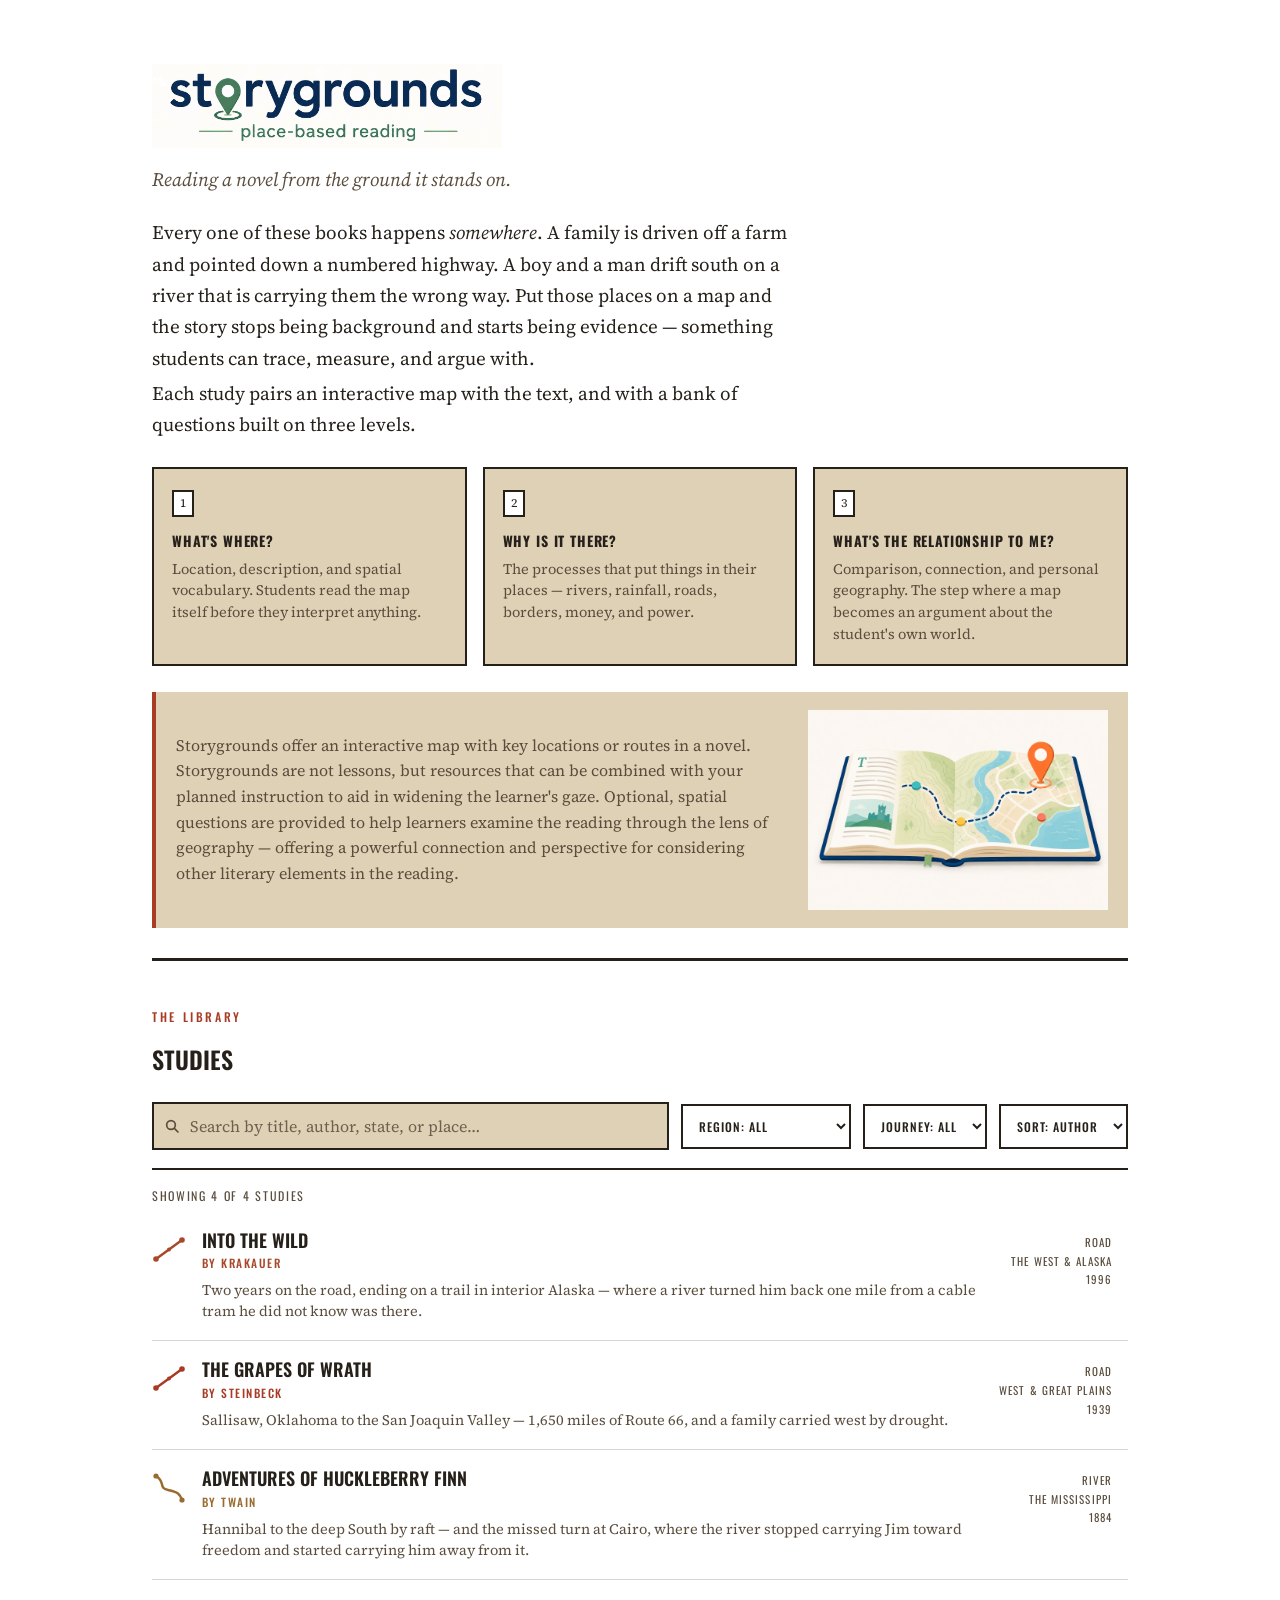
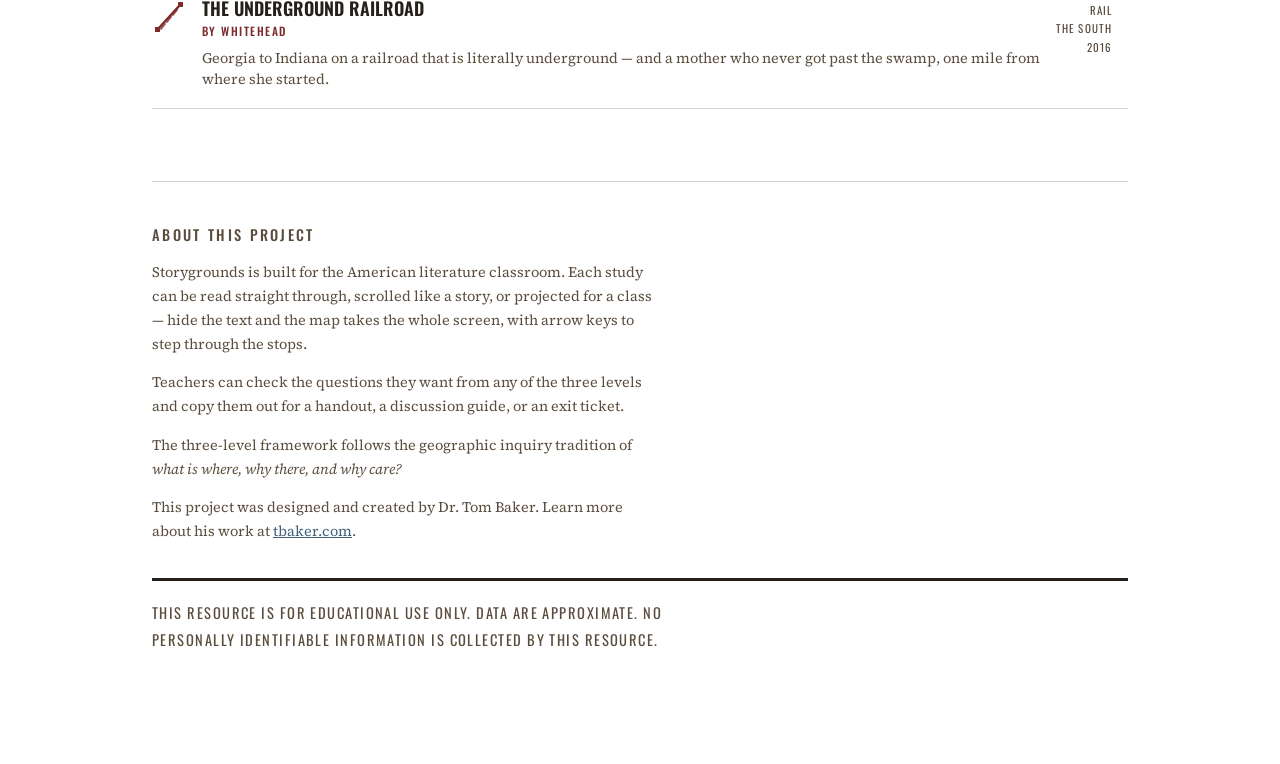
<file: index.html>
<!DOCTYPE html>
<html lang="en">
<head>
<meta charset="utf-8" />
<meta name="viewport" content="width=device-width, initial-scale=1" />
<title>Storygrounds — Place-based reading</title>
<meta name="description" content="Storygrounds: interactive map studies for the literature classroom. Read a novel through the ground it stands on, with a three-level geographic questioning strategy for teachers." />

<link rel="preconnect" href="https://fonts.googleapis.com" />
<link rel="preconnect" href="https://fonts.gstatic.com" crossorigin />
<link href="https://fonts.googleapis.com/css2?family=Oswald:wght@400;500;600&family=Source+Serif+4:ital,opsz,wght@0,8..60,400;0,8..60,600;1,8..60,400&display=swap" rel="stylesheet" />

<!-- Shared Storygrounds theme: color tokens, type, and the question tags. -->
<link rel="stylesheet" href="storymap.css?v=6" />

<!-- The library page owns its own layout, so it renders correctly even if a
     cached or older copy of the shared stylesheet is served. -->
<style>
/* ============================================================
   LANDING PAGE (index.html)
   The library page has no map, so it uses none of the layout
   above — only the tokens, the type, and the question tags.
   ============================================================ */
.page{ max-width: 1040px; margin: 0 auto; padding: 64px 32px 96px; }

.masthead{
  border-bottom: 3px solid var(--ink);
  padding-bottom: 30px;
  margin-bottom: 46px;
}

/* The Storygrounds wordmark, standing in for the eyebrow and the title. */
.wordmark{
  display: block;
  width: 350px;
  height: auto;
  max-width: 100%;
  margin: 0 0 16px;
}
.lede{ font-size: 19px; max-width: 64ch; margin: 0 0 4px; }

/* A note to teachers, sitting beneath the three levels. */
.teachers{
  display: flex;
  align-items: center;
  gap: 28px;
  margin: 26px 0 0;
  padding: 18px 20px;
  background: var(--paper-deep);
  border-left: 4px solid var(--accent);
}
.teachers p{
  margin: 0;
  flex: 1 1 auto;
  min-width: 0;
  font-size: 16px;
  line-height: 1.6;
  color: var(--muted);
}
.teachers-art{
  flex: 0 0 auto;
  width: 300px;
  max-width: 100%;
  height: auto;
}
@media (max-width: 900px){
  .teachers{ flex-direction: column; align-items: flex-start; gap: 18px; }
  .teachers-art{ align-self: center; }
}

/* The three levels, side by side */
.levels{
  display: grid;
  grid-template-columns: repeat(3, 1fr);
  gap: 16px;
  margin-top: 26px;
}
.level{
  background: var(--paper-deep);
  border: 2px solid var(--ink);
  padding: 18px;
}
.level h4{
  font-family: var(--display);
  text-transform: uppercase;
  letter-spacing: .06em;
  font-size: 14px;
  margin: 12px 0 6px;
}
.level p{ margin: 0; font-size: 14.5px; line-height: 1.5; color: var(--muted); }

/* The library: toolbar, filters, and a dense list that scales to 100 studies */
.toolbar{
  display: flex;
  flex-wrap: wrap;
  gap: 12px;
  align-items: center;
  margin-top: 22px;
  padding-bottom: 18px;
  border-bottom: 2px solid var(--ink);
}
.search-wrap{ position: relative; flex: 1 1 260px; min-width: 220px; }
.search-wrap svg{
  position: absolute;
  left: 12px; top: 50%;
  transform: translateY(-50%);
  width: 16px; height: 16px;
  color: var(--muted);
  pointer-events: none;
}
#search{
  width: 100%;
  font-family: var(--body);
  font-size: 16px;
  color: var(--ink);
  background: var(--paper-deep);
  border: 2px solid var(--ink);
  padding: 11px 12px 11px 36px;
}
#search::placeholder{ color: var(--muted); opacity: .85; }

.filter{
  font-family: var(--display);
  text-transform: uppercase;
  letter-spacing: .08em;
  font-size: 12px;
  font-weight: 500;
  color: var(--ink);
  background: var(--paper);
  border: 2px solid var(--ink);
  padding: 11px 12px;
  cursor: pointer;
}

.count{
  font-family: var(--display);
  text-transform: uppercase;
  letter-spacing: .14em;
  font-size: 12px;
  color: var(--muted);
  margin: 16px 0 0;
}

.studies{ margin-top: 6px; }

.study{
  display: flex;
  align-items: flex-start;
  gap: 16px;
  text-decoration: none;
  color: inherit;
  padding: 18px 16px 18px 0;
  border-bottom: 1px solid rgba(0,0,0,.16);
  transition: background .12s ease, padding-left .12s ease;
}
/* Safety net: an SVG with only a viewBox fills its container by default.
   Nothing in the library is ever allowed to grow past its box. */
.study svg,
.search-wrap svg{ max-width: 34px; max-height: 34px; }
.study:hover,
.study:focus-visible{
  background: var(--paper-deep);
  padding-left: 10px;
}
.study .mark{
  flex: 0 0 auto;
  width: 34px; height: 34px;
  color: var(--card-accent, var(--accent));
  margin-top: 2px;
}
.study .body{ flex: 1 1 auto; min-width: 0; }
.study .title{
  font-family: var(--display);
  font-weight: 600;
  text-transform: uppercase;
  font-size: 18px;
  line-height: 1.2;
  margin: 0;
}
.study .by{
  font-family: var(--display);
  text-transform: uppercase;
  letter-spacing: .13em;
  font-size: 11.5px;
  font-weight: 500;
  color: var(--card-accent, var(--accent));
  margin: 3px 0 0;
}
.study .route{
  margin: 7px 0 0;
  font-size: 14.5px;
  line-height: 1.45;
  color: var(--muted);
}
.study .tags{
  flex: 0 0 auto;
  text-align: right;
  font-family: var(--display);
  text-transform: uppercase;
  letter-spacing: .1em;
  font-size: 11px;
  color: var(--muted);
  line-height: 1.7;
  padding-top: 3px;
}
.study .tags span{ display: block; white-space: nowrap; }

/* A study that is planned but not yet built */
.study.pending{ opacity: .55; cursor: default; pointer-events: none; }
.study.pending .tags span:first-child{ color: var(--accent); }

.empty{
  padding: 40px 0;
  text-align: center;
  color: var(--muted);
  font-style: italic;
}

.colophon{
  margin-top: 72px;
  padding-top: 26px;
  border-top: 1px solid rgba(0,0,0,.18);
}
.colophon p{ font-size: 14.5px; color: var(--muted); max-width: 64ch; }

/* The closing rule and use notice. */
.rule-full{
  border: none;
  border-top: 3px solid var(--ink);
  width: 100%;
  margin: 34px 0 18px;
}
.notice{
  font-family: var(--display);
  text-transform: uppercase;
  letter-spacing: .1em;
  font-size: 11.5px;
  line-height: 1.9;
  color: var(--muted);
  max-width: none;
}

@media (max-width: 820px){
  .page{ padding: 40px 20px 64px; }
  .levels{ grid-template-columns: 1fr; }
  .toolbar{ flex-direction: column; align-items: stretch; }
  .study{ flex-wrap: wrap; }
  .study .tags{ text-align: left; width: 100%; padding-top: 8px; }
  .study .tags span{ display: inline; }
  .study .tags span + span::before{ content: " · "; }
}
@media (prefers-reduced-motion: reduce){
  .study{ transition: none; }
  .study:hover, .study:focus-visible{ padding-left: 0; }
}
</style>
</head>
<body>

<div class="page">

  <header class="masthead">
    <img class="wordmark" src="https://trbaker.github.io/amlit/img/title.png"
         alt="Storygrounds: Place-based reading" width="350" />
    <p class="subtitle">Reading a novel from the ground it stands on.</p>
    <p class="lede">Every one of these books happens <em>somewhere</em>. A family is driven off a
    farm and pointed down a numbered highway. A boy and a man drift south on a river that is carrying
    them the wrong way. Put those places on a map and the story stops being background and starts
    being evidence &mdash; something students can trace, measure, and argue with.</p>
    <p class="lede">Each study pairs an interactive map with the text, and with a bank of questions
    built on three levels.</p>

    <div class="levels">
      <div class="level">
        <span class="q-tag">1</span>
        <h4>What's where?</h4>
        <p>Location, description, and spatial vocabulary. Students read the map itself before they interpret anything.</p>
      </div>
      <div class="level">
        <span class="q-tag">2</span>
        <h4>Why is it there?</h4>
        <p>The processes that put things in their places &mdash; rivers, rainfall, roads, borders, money, and power.</p>
      </div>
      <div class="level">
        <span class="q-tag">3</span>
        <h4>What's the relationship to me?</h4>
        <p>Comparison, connection, and personal geography. The step where a map becomes an argument about the student's own world.</p>
      </div>
    </div>

    <div class="teachers">
      <p>Storygrounds offer an interactive map with key locations or routes in a
      novel. Storygrounds are not lessons, but resources that can be combined with your planned
      instruction to aid in widening the learner's gaze. Optional, spatial questions are provided to
      help learners examine the reading through the lens of geography &mdash; offering a powerful
      connection and perspective for considering other literary elements in the reading.</p>
      <img class="teachers-art" src="https://trbaker.github.io/amlit/img/storygrounds_book.png"
           alt="" width="300" />
    </div>
  </header>


  <section>
    <p class="eyebrow">The Library</p>
    <h2>Studies</h2>

    <div class="toolbar">
      <div class="search-wrap">
        <svg width="16" height="16" viewBox="0 0 24 24" fill="none" stroke="currentColor" stroke-width="2.5" aria-hidden="true">
          <circle cx="10.5" cy="10.5" r="6.5"/><line x1="15.5" y1="15.5" x2="21" y2="21" stroke-linecap="round"/>
        </svg>
        <label for="search" class="visually-hidden"></label>
        <input id="search" type="search" autocomplete="off"
               placeholder="Search by title, author, state, or place&hellip;" aria-label="Search the studies" />
      </div>
      <select id="fRegion" class="filter" aria-label="Filter by region"></select>
      <select id="fForm" class="filter" aria-label="Filter by kind of journey"></select>
      <select id="fSort" class="filter" aria-label="Sort the studies">
        <option value="author">Sort: Author</option>
        <option value="title">Sort: Title</option>
        <option value="region">Sort: Region</option>
        <option value="year">Sort: Year</option>
      </select>
    </div>

    <p class="count" id="count" role="status"></p>
    <div class="studies" id="studies"></div>
  </section>


  <footer class="colophon">
    <p class="smallcaps">About this project</p>
    <p>Storygrounds is built for the American literature classroom. Each study can be read straight
    through, scrolled like a story, or projected for a class &mdash; hide the text and the map takes the
    whole screen, with arrow keys to step through the stops.</p>
    <p>Teachers can check the questions they want from any of the three levels and copy them out for
    a handout, a discussion guide, or an exit ticket.</p>
    <p>The three-level framework follows the geographic inquiry tradition of <em>what is where,
    why there, and why care?</em></p>
    <p>This project was designed and created by Dr. Tom Baker. Learn more about his work at
    <a href="https://tbaker.com">tbaker.com</a>.</p>

    <hr class="rule-full" />
    <p class="notice">This resource is for educational use only. Data are approximate. No personally
    identifiable information is collected by this resource.</p>
  </footer>

</div>


<script>
/* =====================================================================
   THE LIBRARY
   ---------------------------------------------------------------------
   To add a study, add one object to this list. Nothing else on the page
   needs to change: the region and journey filters build themselves from
   whatever values appear here.

     file    the page to open. Omit it (or set ready:false) for a study
             that is planned but not yet built — it will show as
             "In development" and will not be clickable.
     places  extra search terms — states, cities, rivers, regions.
             Never displayed; only searched.
     form    Road · River · Rail · Sea · Rooted   (Rooted = one place,
             not a journey. Any new value gets its own filter option.)
     accent  the book's accent color, matching its theme block.
   ===================================================================== */
var STUDIES = [

  { file:   "steinbeck-grapes.html",
    title:  "The Grapes of Wrath",
    author: "Steinbeck",
    year:   1939,
    region: "West & Great Plains",
    form:   "Road",
    accent: "#A83B24",
    ready:  true,
    places: "Oklahoma Texas New Mexico Arizona California Route 66 Dust Bowl Sallisaw Bakersfield Mojave Weedpatch San Joaquin migration",
    blurb:  "Sallisaw, Oklahoma to the San Joaquin Valley — 1,650 miles of Route 66, and a family carried west by drought." },

  { file:   "twain-huckleberry.html",
    title:  "Adventures of Huckleberry Finn",
    author: "Twain",
    year:   1884,
    region: "The Mississippi",
    form:   "River",
    accent: "#9A6B2F",
    ready:  true,
    places: "Missouri Illinois Kentucky Tennessee Arkansas Mississippi River Hannibal Cairo Ohio River St. Louis slavery raft",
    blurb:  "Hannibal to the deep South by raft — and the missed turn at Cairo, where the river stopped carrying Jim toward freedom and started carrying him away from it." },

  { file:   "whitehead-railroad.html",
    title:  "The Underground Railroad",
    author: "Whitehead",
    year:   2016,
    region: "The South",
    form:   "Rail",
    accent: "#7D2B2B",
    ready:  true,
    places: "Georgia South Carolina North Carolina Tennessee Indiana Ouidah Middle Passage slavery cotton escape",
    blurb:  "Georgia to Indiana on a railroad that is literally underground — and a mother who never got past the swamp, one mile from where she started." },

  { file:   "krakauer-intothewild.html",
    title:  "Into the Wild",
    author: "Krakauer",
    year:   1996,
    region: "The West & Alaska",
    form:   "Road",
    accent: "#A8482A",
    ready:  true,
    places: "Alaska Atlanta Georgia Arizona California Mexico South Dakota Colorado River Salton Sea Fairbanks Stampede Trail Teklanika bus nonfiction McCandless hitchhiking wilderness",
    blurb:  "Two years on the road, ending on a trail in interior Alaska — where a river turned him back one mile from a cable tram he did not know was there." }

  /* ---------------------------------------------------------------
     TEMPLATE — copy, fill in, and add a comma to the line above.

  ,{ file:   "cisneros-mangostreet.html",
     title:  "The House on Mango Street",
     author: "Cisneros",
     year:   1984,
     region: "Midwest",
     form:   "Rooted",
     accent: "#B5462F",
     ready:  false,
     places: "Chicago Illinois barrio neighborhood",
     blurb:  "One Chicago block, and a girl learning what a house can mean." }

     --------------------------------------------------------------- */
];


/* ---------- A small mark for each kind of journey ---------- */
function markFor(form){
  var s = '<svg class="mark" width="34" height="34" viewBox="0 0 34 34" fill="none" stroke="currentColor" aria-hidden="true">';
  switch (form) {
    case "River":
      return s + '<path d="M4 6 C14 12, 6 18, 16 20 S 28 24, 30 30" stroke-width="2.5" stroke-linecap="round"/>'
               + '<circle cx="4" cy="6" r="2.6" fill="currentColor" stroke="none"/>'
               + '<circle cx="30" cy="30" r="2.6" fill="currentColor" stroke="none"/></svg>';
    case "Rail":
      return s + '<line x1="6" y1="29" x2="28" y2="5" stroke-width="2.5" stroke-linecap="round"/>'
               + '<g stroke-width="1.8" stroke-linecap="round" opacity="0.8">'
               + '<line x1="9" y1="29" x2="13" y2="24"/><line x1="15" y1="22" x2="19" y2="17"/>'
               + '<line x1="21" y1="15" x2="25" y2="10"/></g>'
               + '<rect x="3" y="27" width="5" height="5" fill="currentColor" stroke="none"/>'
               + '<rect x="26" y="2" width="5" height="5" fill="currentColor" stroke="none"/></svg>';
    case "Rooted":
      return s + '<circle cx="17" cy="17" r="11" stroke-width="1.6" opacity="0.55"/>'
               + '<circle cx="17" cy="17" r="6" stroke-width="2"/>'
               + '<circle cx="17" cy="17" r="2.8" fill="currentColor" stroke="none"/></svg>';
    case "Sea":
      return s + '<path d="M3 22 q6 -6 12 0 t12 0" stroke-width="2.2" stroke-linecap="round"/>'
               + '<path d="M3 28 q6 -6 12 0 t12 0" stroke-width="2.2" stroke-linecap="round" opacity="0.55"/>'
               + '<circle cx="26" cy="9" r="3" fill="currentColor" stroke="none"/></svg>';
    default: /* Road */
      return s + '<line x1="4" y1="27" x2="30" y2="8" stroke-width="2.5" stroke-linecap="round"/>'
               + '<circle cx="4"  cy="27" r="2.8" fill="currentColor" stroke="none"/>'
               + '<circle cx="17" cy="17.5" r="2" fill="currentColor" stroke="none"/>'
               + '<circle cx="30" cy="8"  r="2.8" fill="currentColor" stroke="none"/></svg>';
  }
}

/* ---------- Build the filter menus from the data itself ---------- */
function fillFilter(sel, label, values){
  var opts = ['<option value="">' + label + ': All</option>'];
  values.sort();
  for (var i = 0; i < values.length; i++) {
    opts.push('<option value="' + values[i] + '">' + values[i] + '</option>');
  }
  sel.innerHTML = opts.join("");
}
function uniq(key){
  var seen = {}, out = [];
  for (var i = 0; i < STUDIES.length; i++) {
    var v = STUDIES[i][key];
    if (v && !seen[v]) { seen[v] = 1; out.push(v); }
  }
  return out;
}

var elSearch  = document.getElementById("search");
var elRegion  = document.getElementById("fRegion");
var elForm    = document.getElementById("fForm");
var elSort    = document.getElementById("fSort");
var elStudies = document.getElementById("studies");
var elCount   = document.getElementById("count");

fillFilter(elRegion, "Region", uniq("region"));
fillFilter(elForm,   "Journey", uniq("form"));

/* ---------- Filter, sort, render ---------- */
function haystack(s){
  return (s.title + " " + s.author + " " + s.region + " " + s.form + " " +
          (s.places || "") + " " + (s.blurb || "") + " " + (s.year || "")).toLowerCase();
}

function render(){
  var q = elSearch.value.trim().toLowerCase();
  var terms = q ? q.split(/\s+/) : [];
  var region = elRegion.value;
  var form = elForm.value;
  var sort = elSort.value;

  var rows = [];
  for (var i = 0; i < STUDIES.length; i++) {
    var s = STUDIES[i];
    if (region && s.region !== region) continue;
    if (form && s.form !== form) continue;
    if (terms.length) {
      var hay = haystack(s), ok = true;
      for (var t = 0; t < terms.length; t++) {
        if (hay.indexOf(terms[t]) === -1) { ok = false; break; }
      }
      if (!ok) continue;
    }
    rows.push(s);
  }

  rows.sort(function(a, b){
    if (sort === "year") return (a.year || 0) - (b.year || 0);
    var x = String(a[sort] || "").toLowerCase();
    var y = String(b[sort] || "").toLowerCase();
    return x < y ? -1 : x > y ? 1 : 0;
  });

  if (!rows.length) {
    elStudies.innerHTML = '<p class="empty">No studies match that search yet.</p>';
    elCount.textContent = "Showing 0 of " + STUDIES.length + " studies";
    return;
  }

  var html = [];
  for (var r = 0; r < rows.length; r++) {
    var s = rows[r];
    var live = s.ready !== false && s.file;
    var tag  = live ? s.form : "In development";
    html.push(
      '<a class="study' + (live ? '' : ' pending') + '"' +
        (live ? ' href="' + s.file + '"' : '') +
        ' style="--card-accent:' + (s.accent || 'var(--accent)') + ';">' +
        markFor(s.form) +
        '<div class="body">' +
          '<p class="title">' + s.title + '</p>' +
          '<p class="by">by ' + s.author + '</p>' +
          '<p class="route">' + (s.blurb || "") + '</p>' +
        '</div>' +
        '<div class="tags">' +
          '<span>' + tag + '</span>' +
          '<span>' + s.region + '</span>' +
          (s.year ? '<span>' + s.year + '</span>' : '') +
        '</div>' +
      '</a>'
    );
  }
  elStudies.innerHTML = html.join("");
  elCount.textContent = "Showing " + rows.length + " of " + STUDIES.length +
                        (STUDIES.length === 1 ? " study" : " studies");
}

elSearch.addEventListener("input", render);
elRegion.addEventListener("change", render);
elForm.addEventListener("change", render);
elSort.addEventListener("change", render);

/* Press "/" anywhere to jump to the search box. */
document.addEventListener("keydown", function(e){
  if (e.key === "/" && document.activeElement !== elSearch) {
    e.preventDefault();
    elSearch.focus();
  }
  if (e.key === "Escape" && document.activeElement === elSearch) {
    elSearch.value = "";
    render();
  }
});

render();
</script>

</body>
</html>
</file>
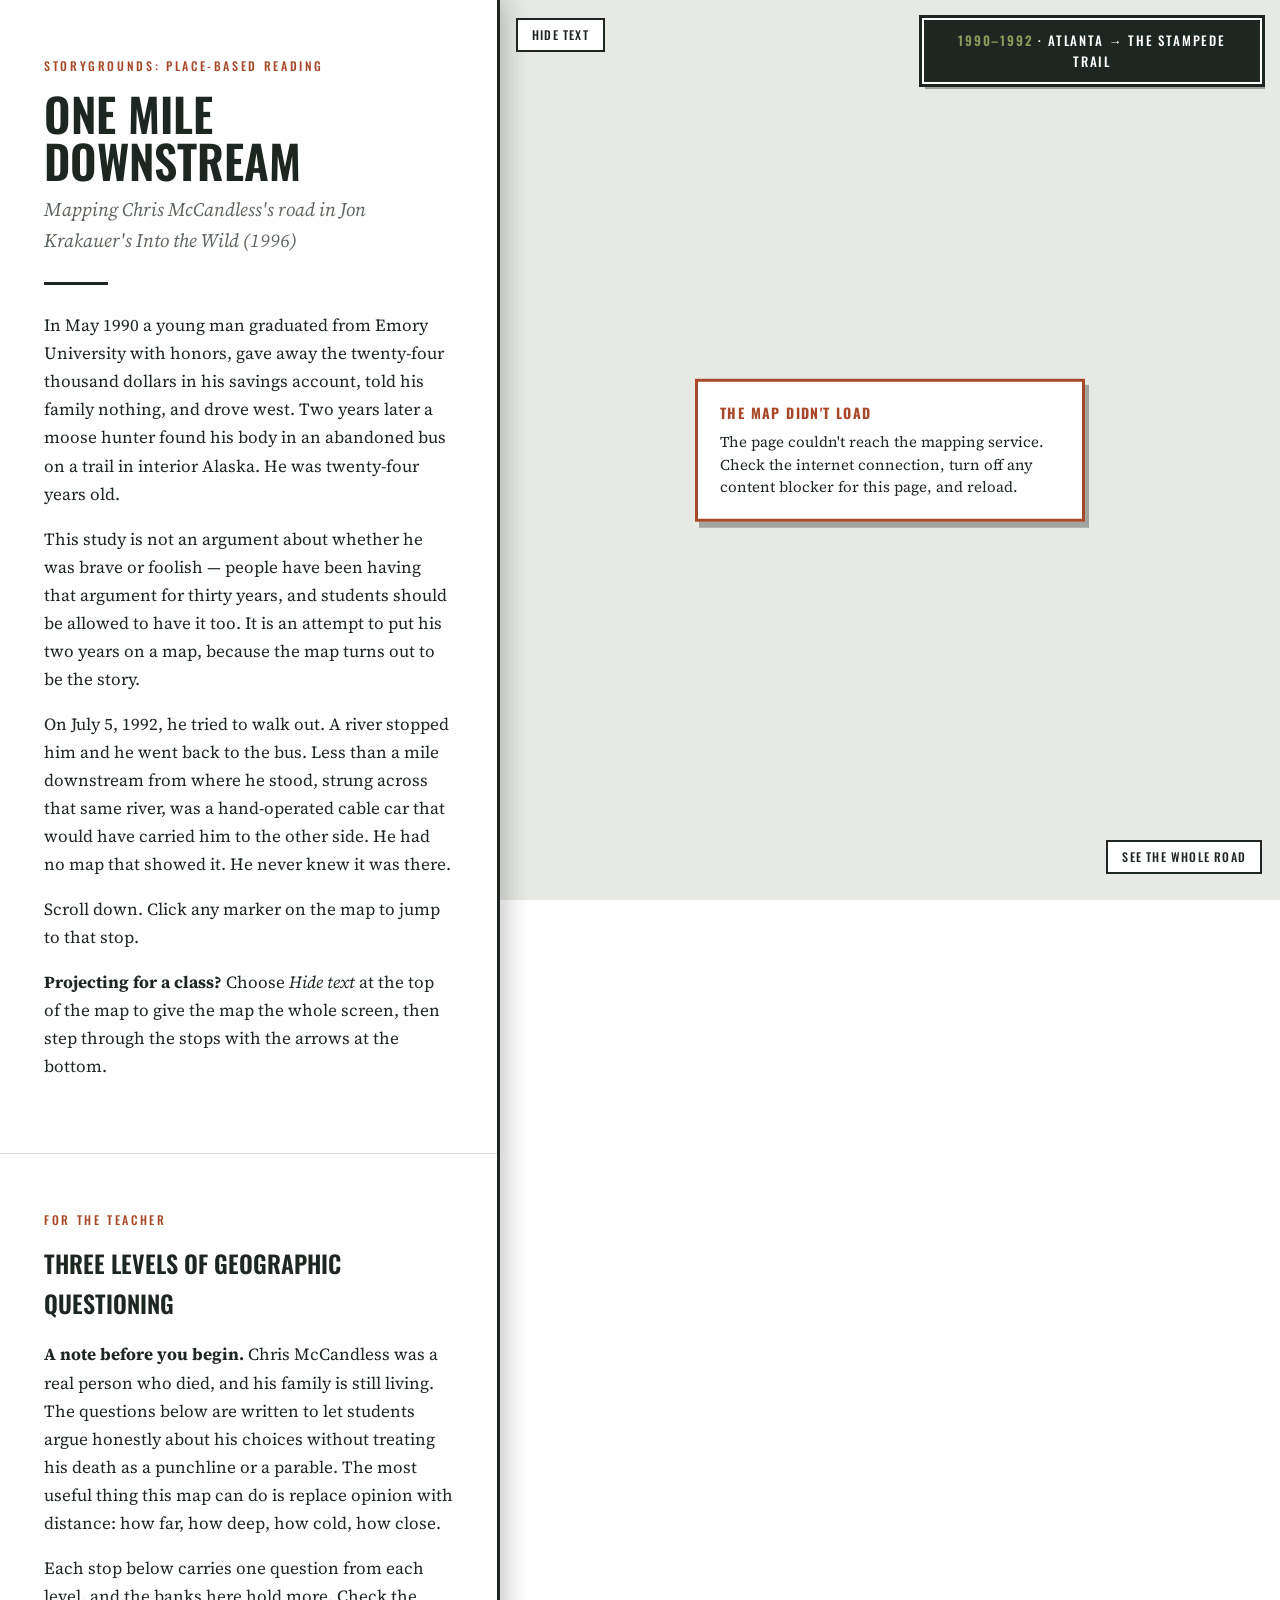
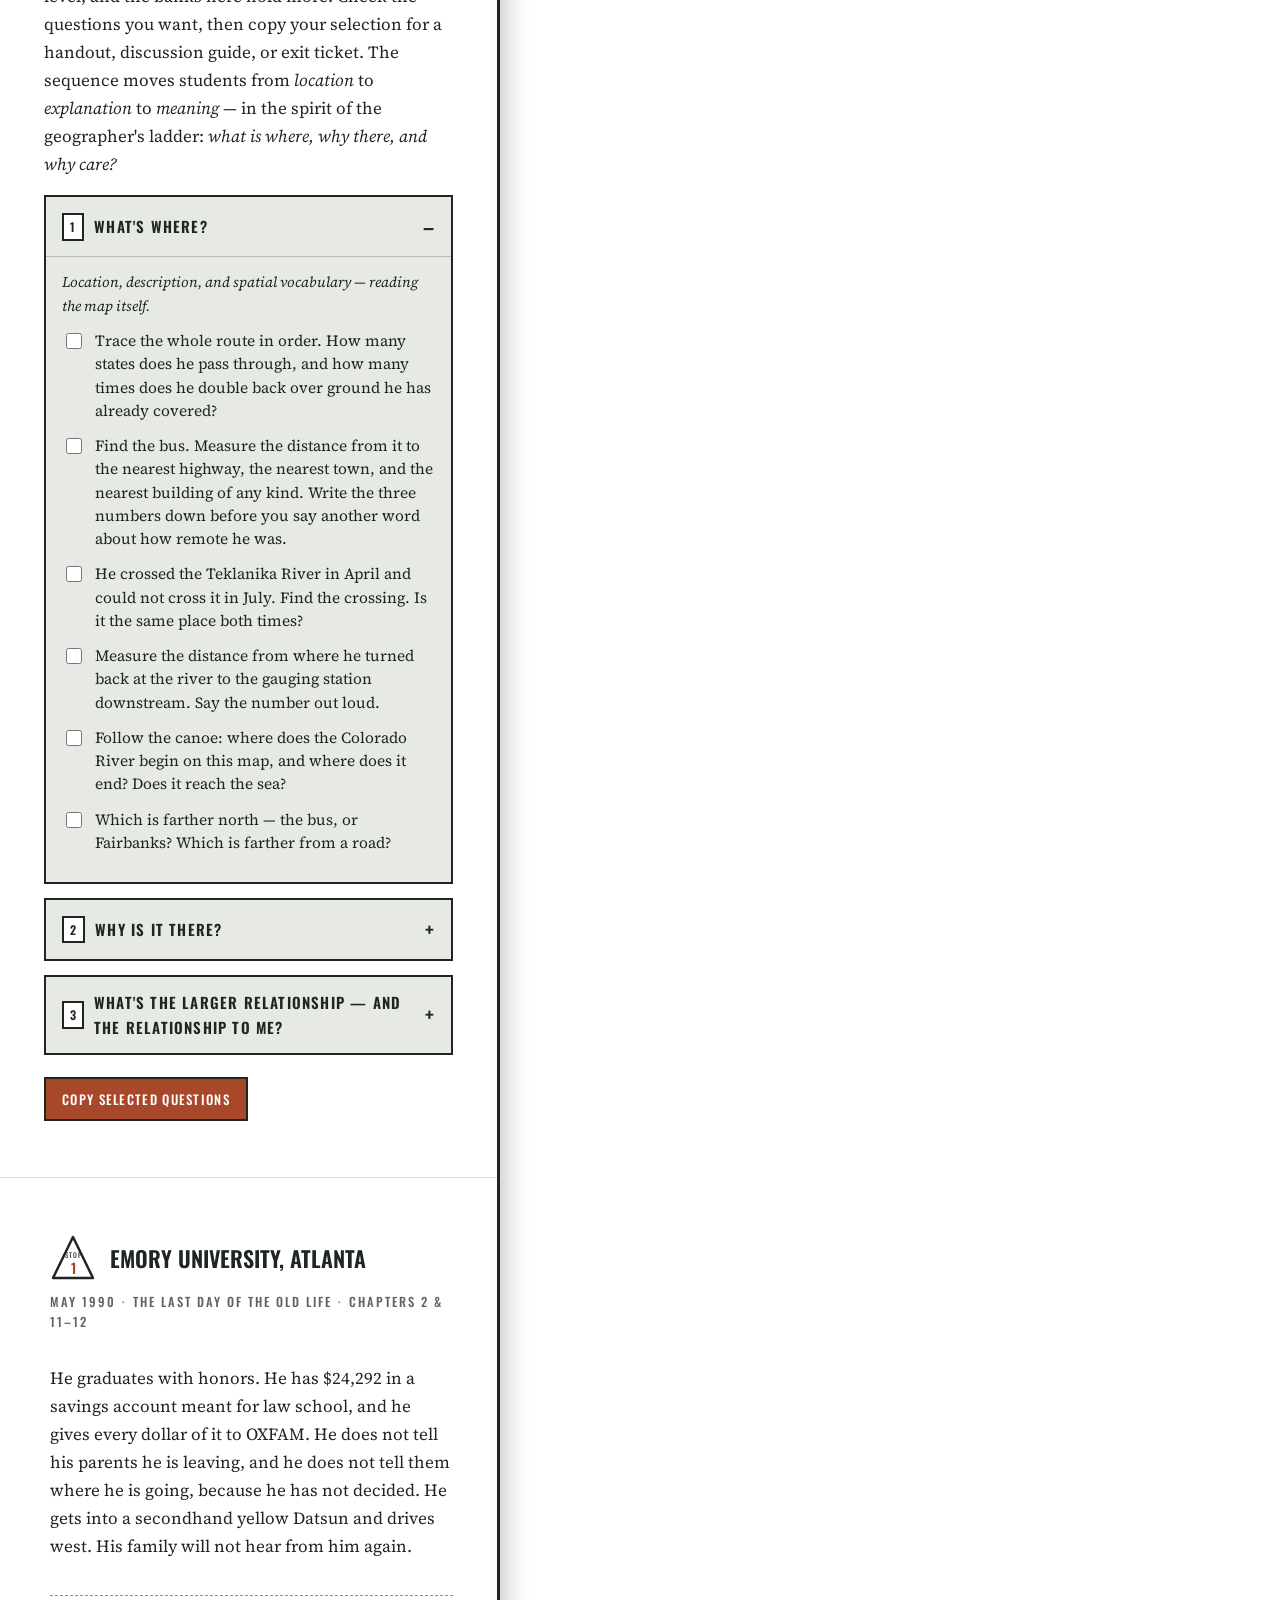
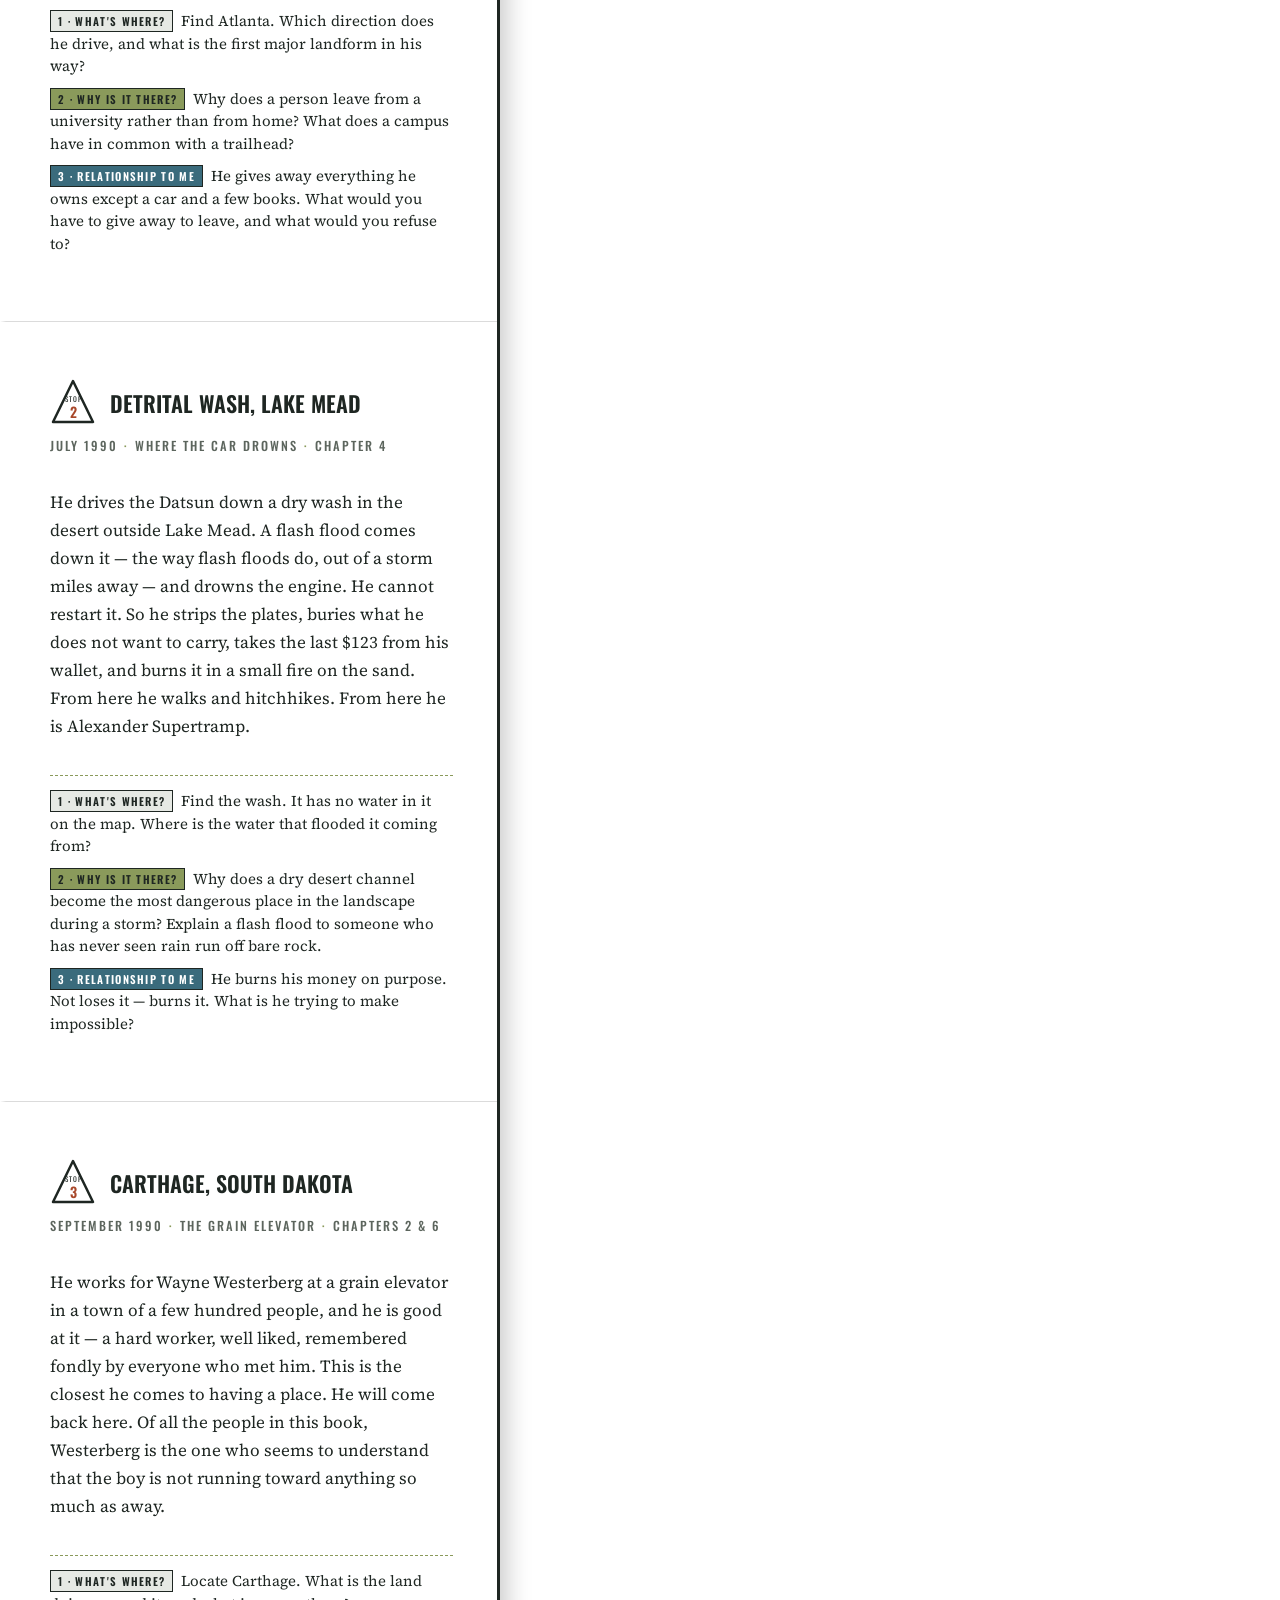
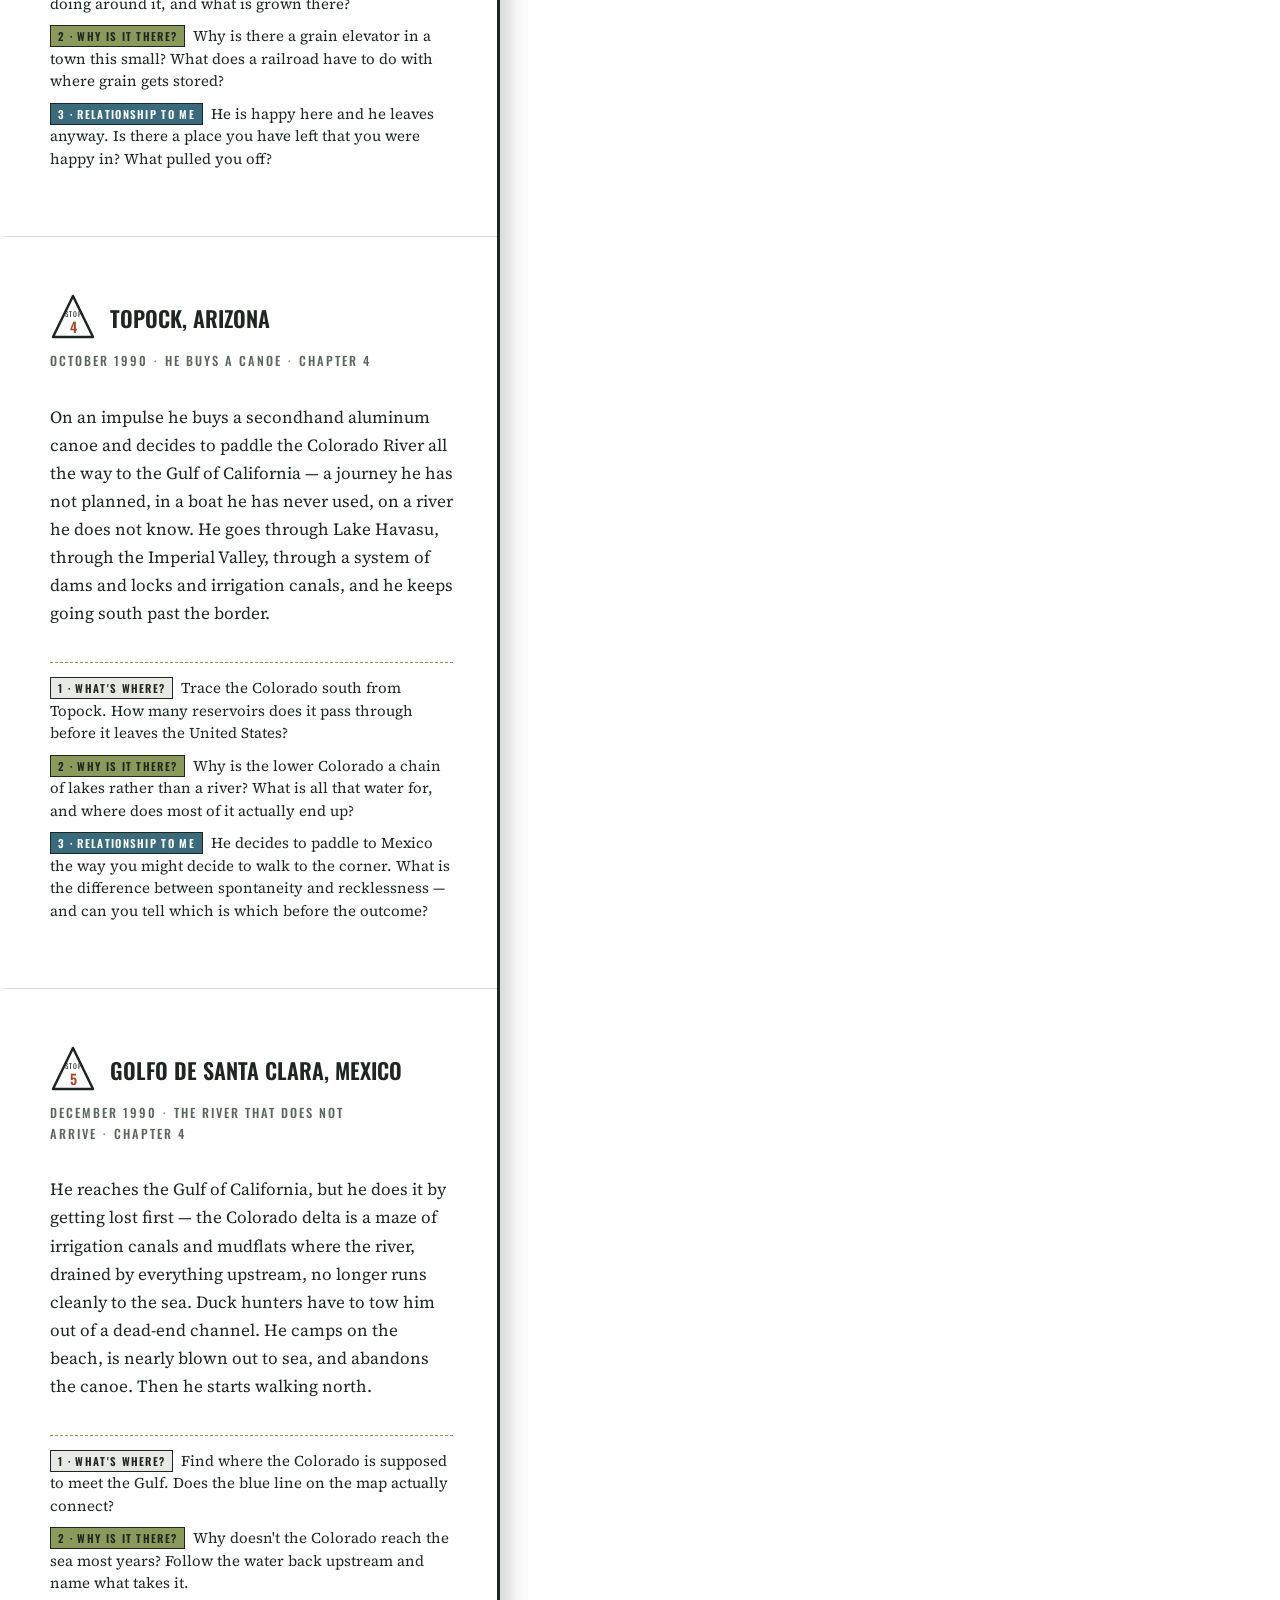
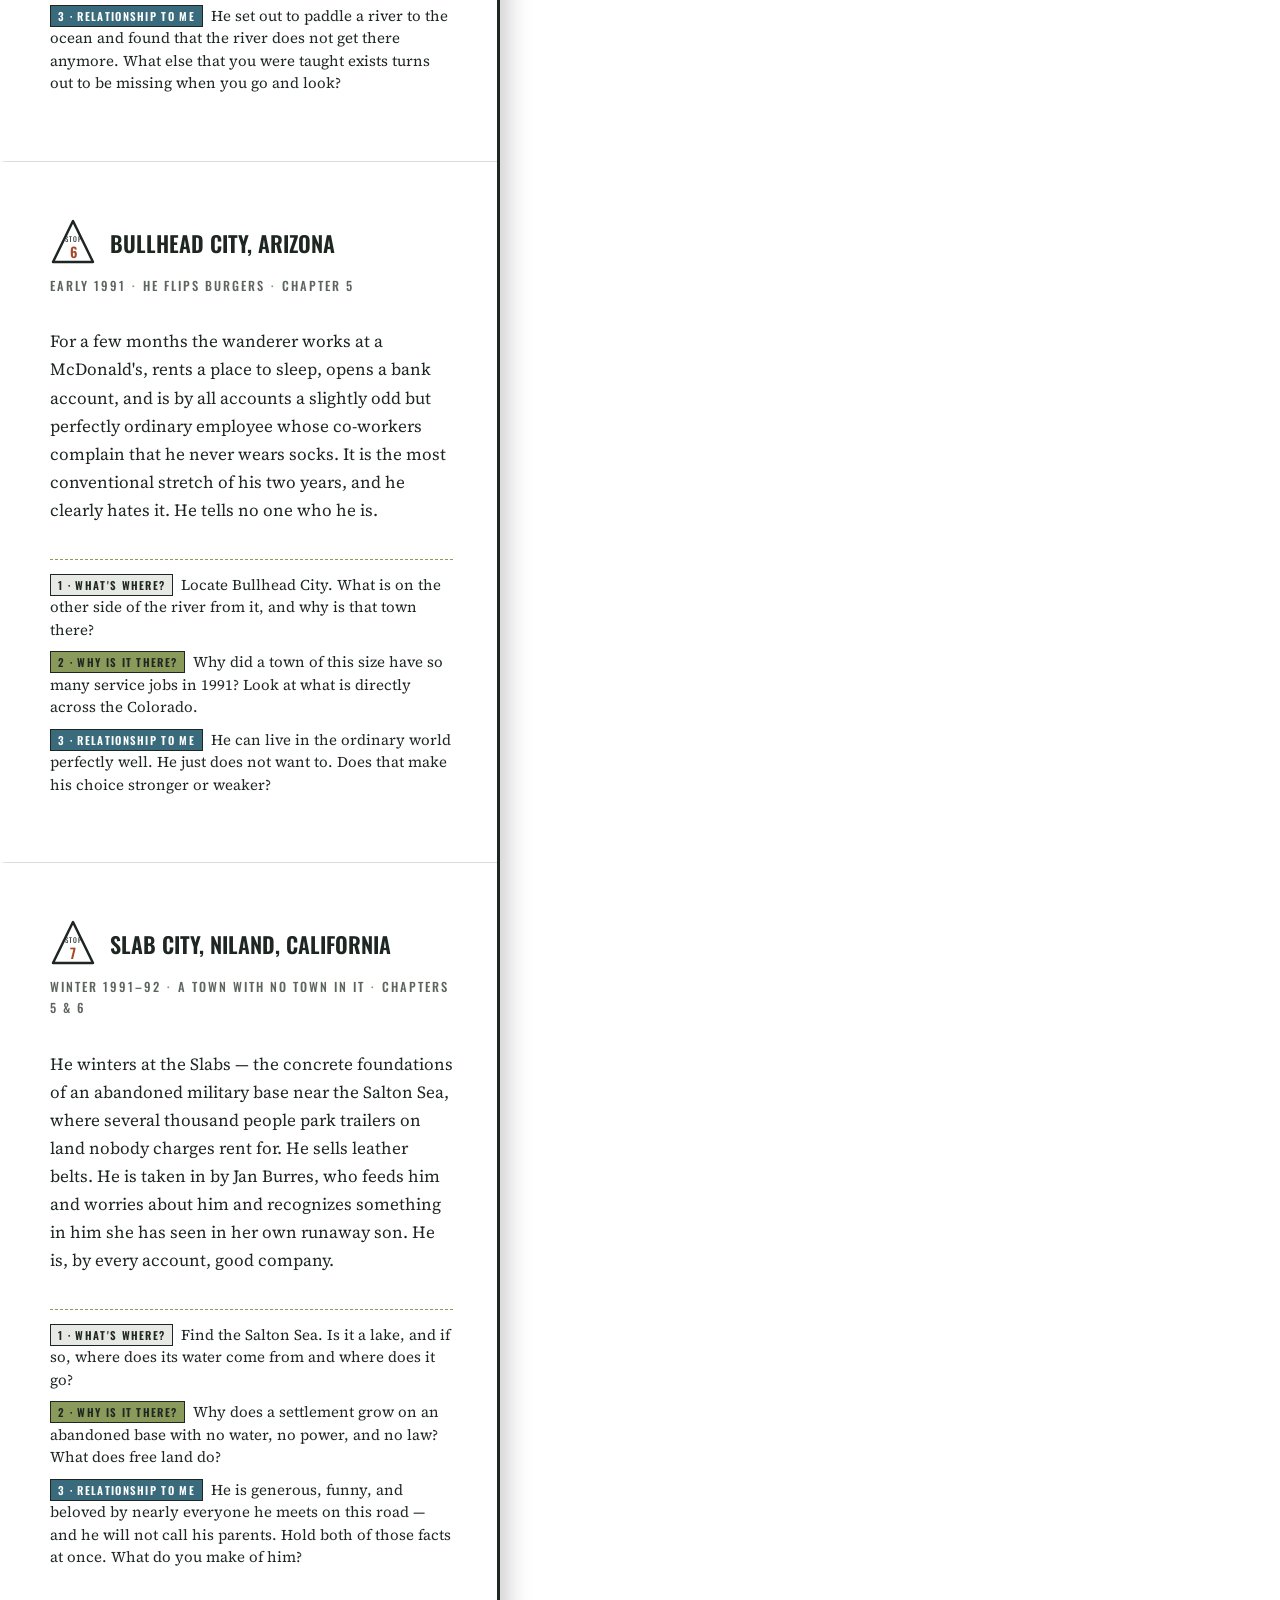
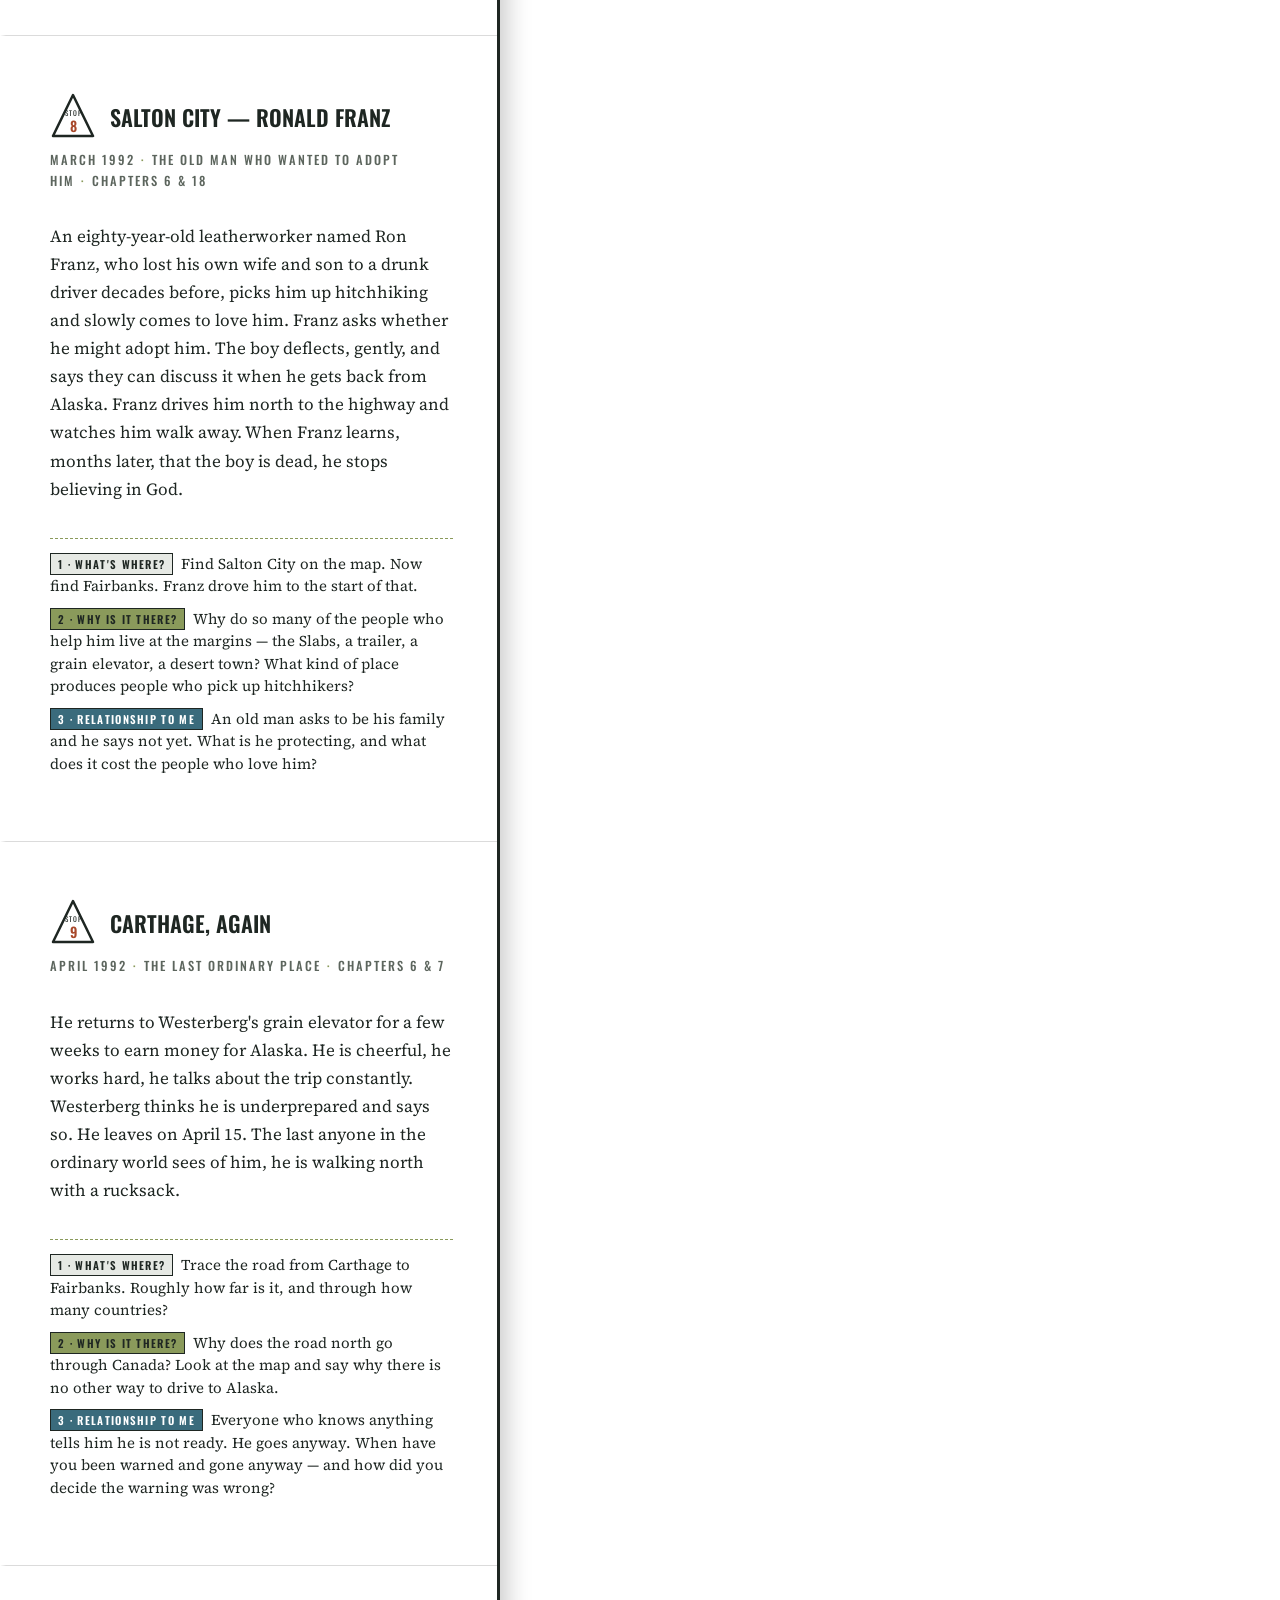
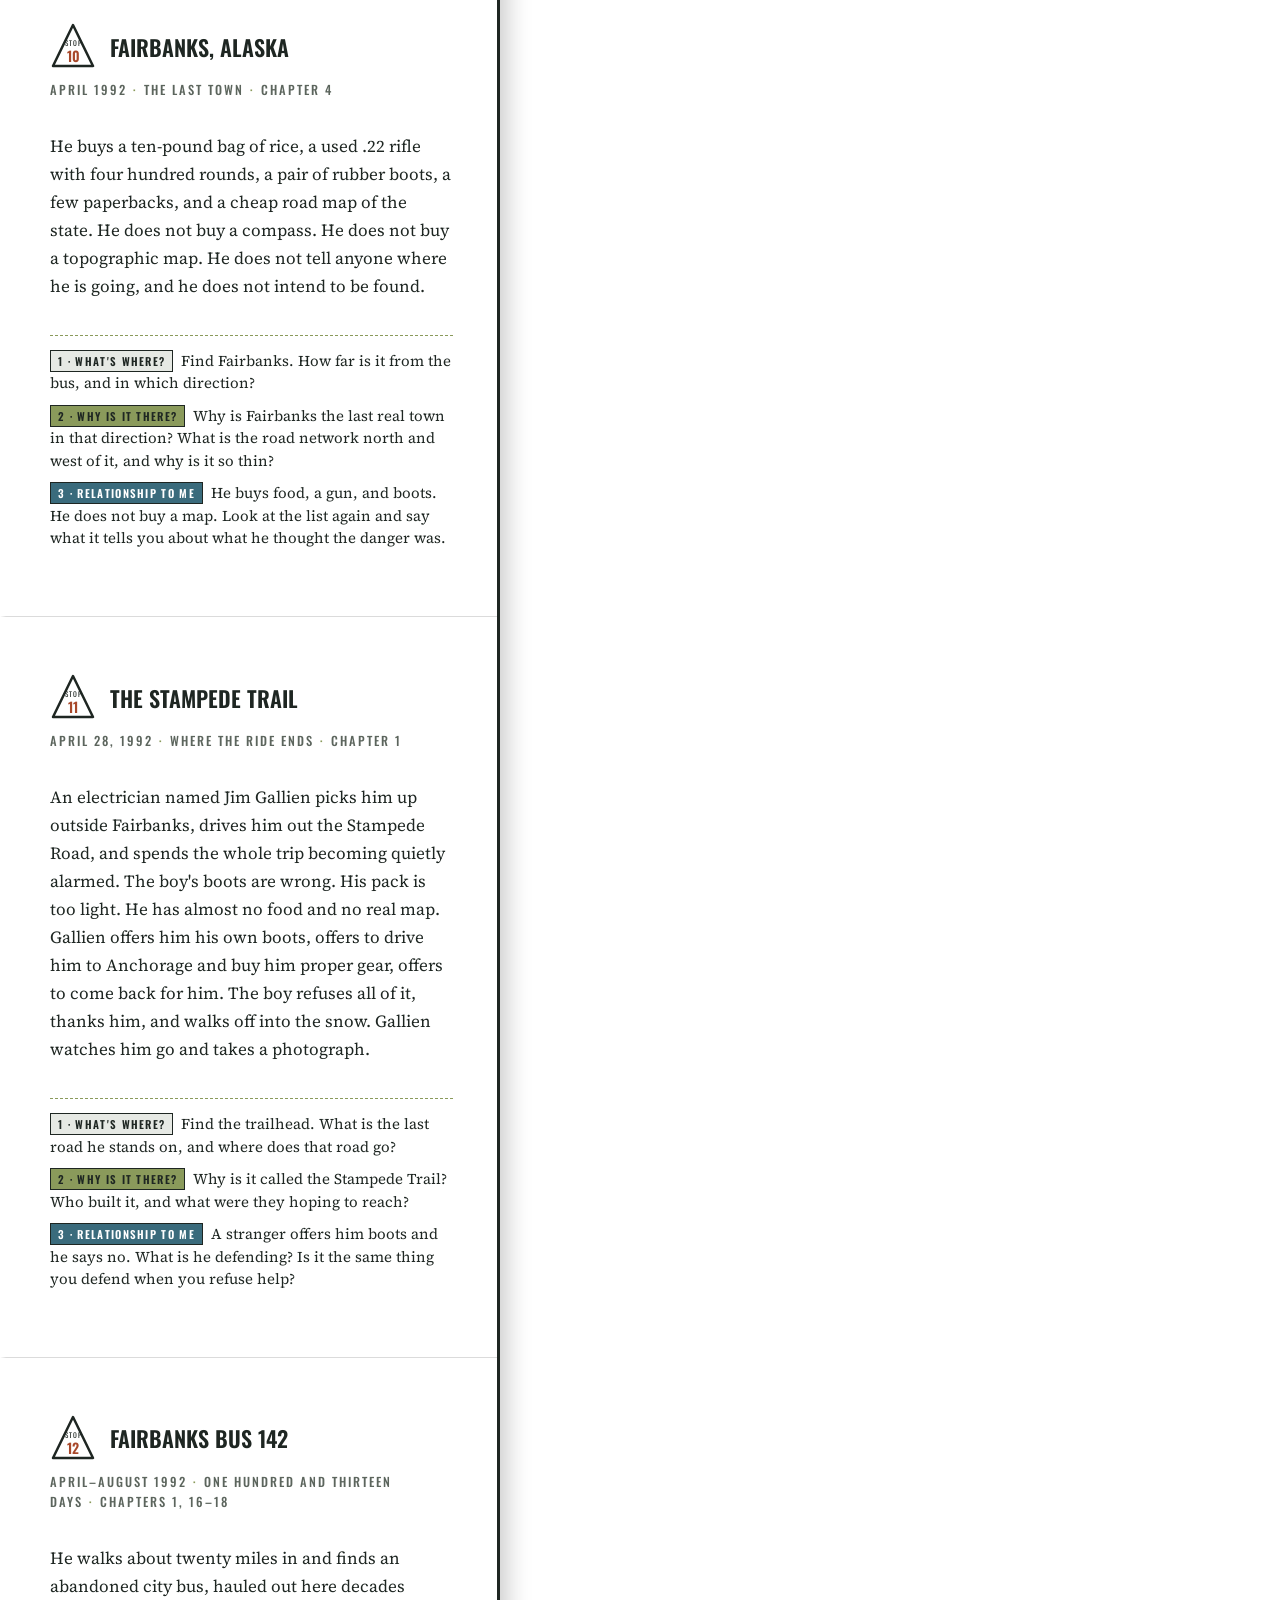
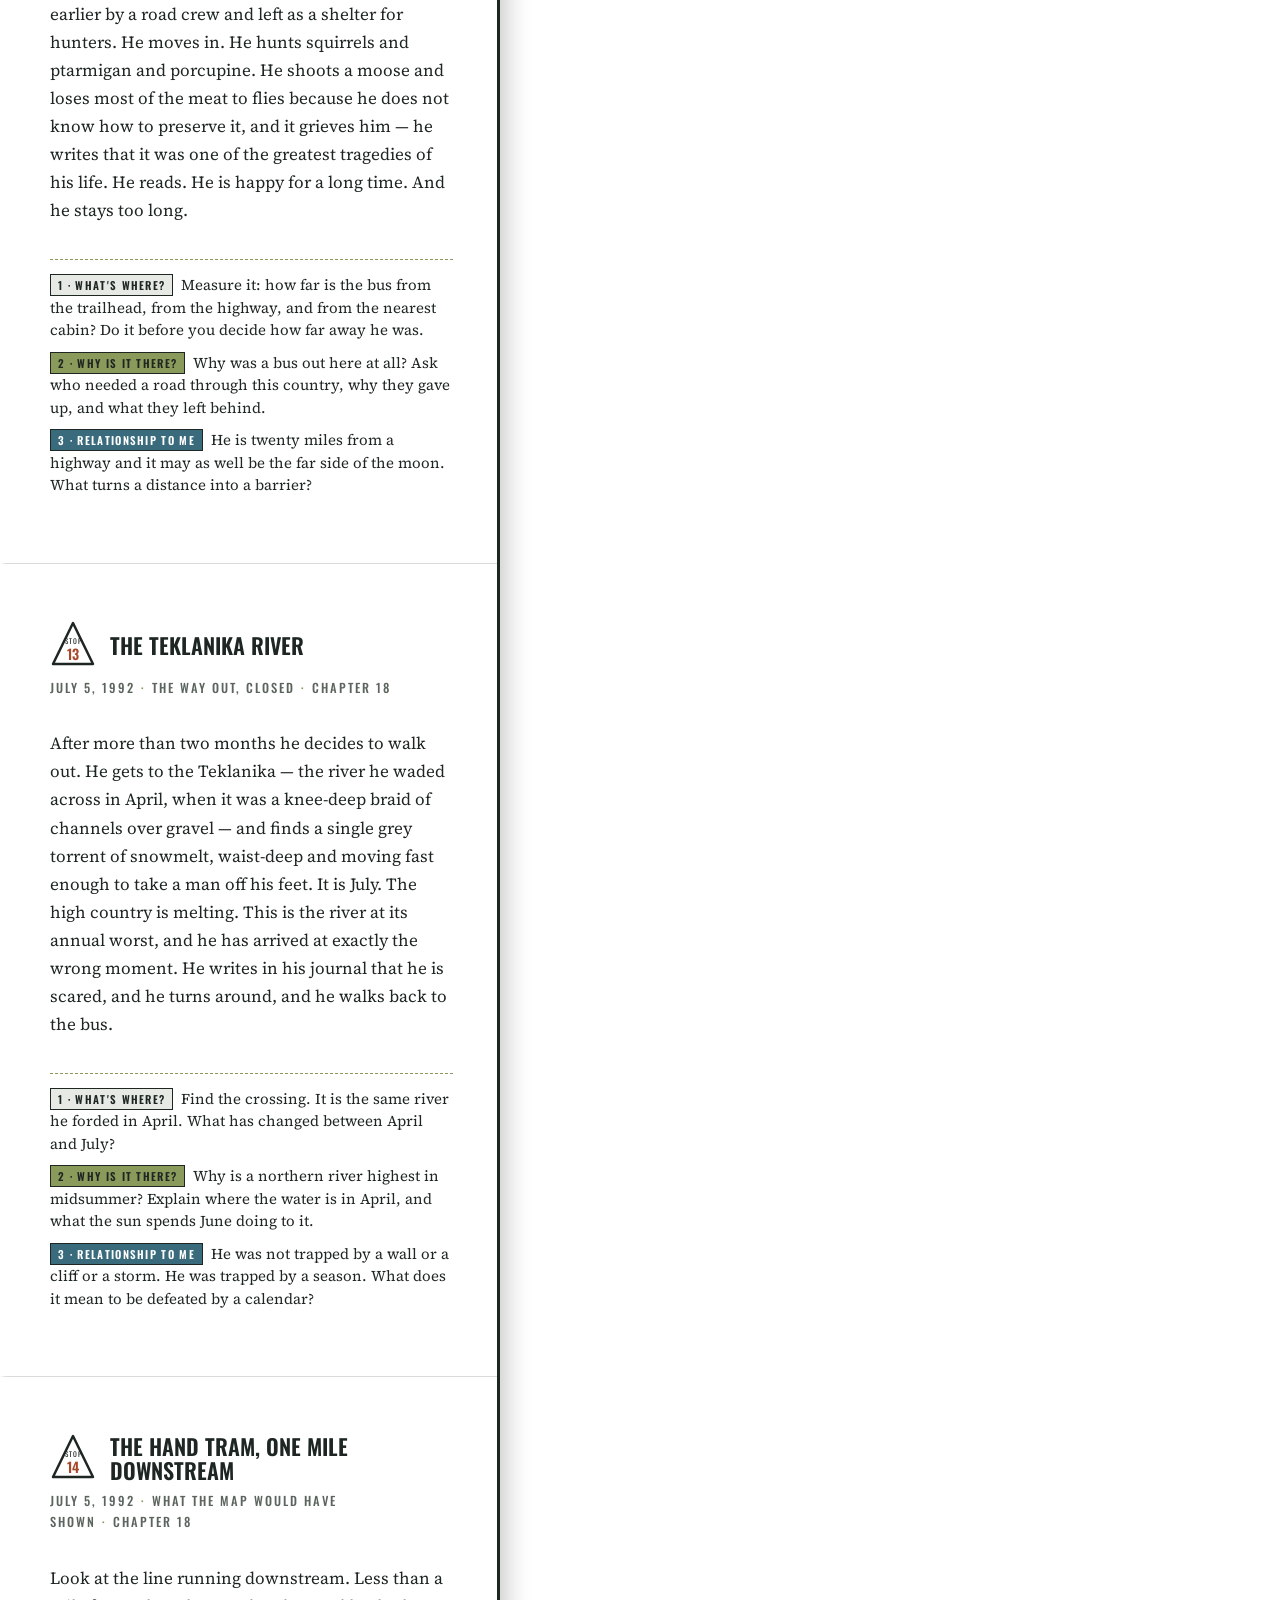
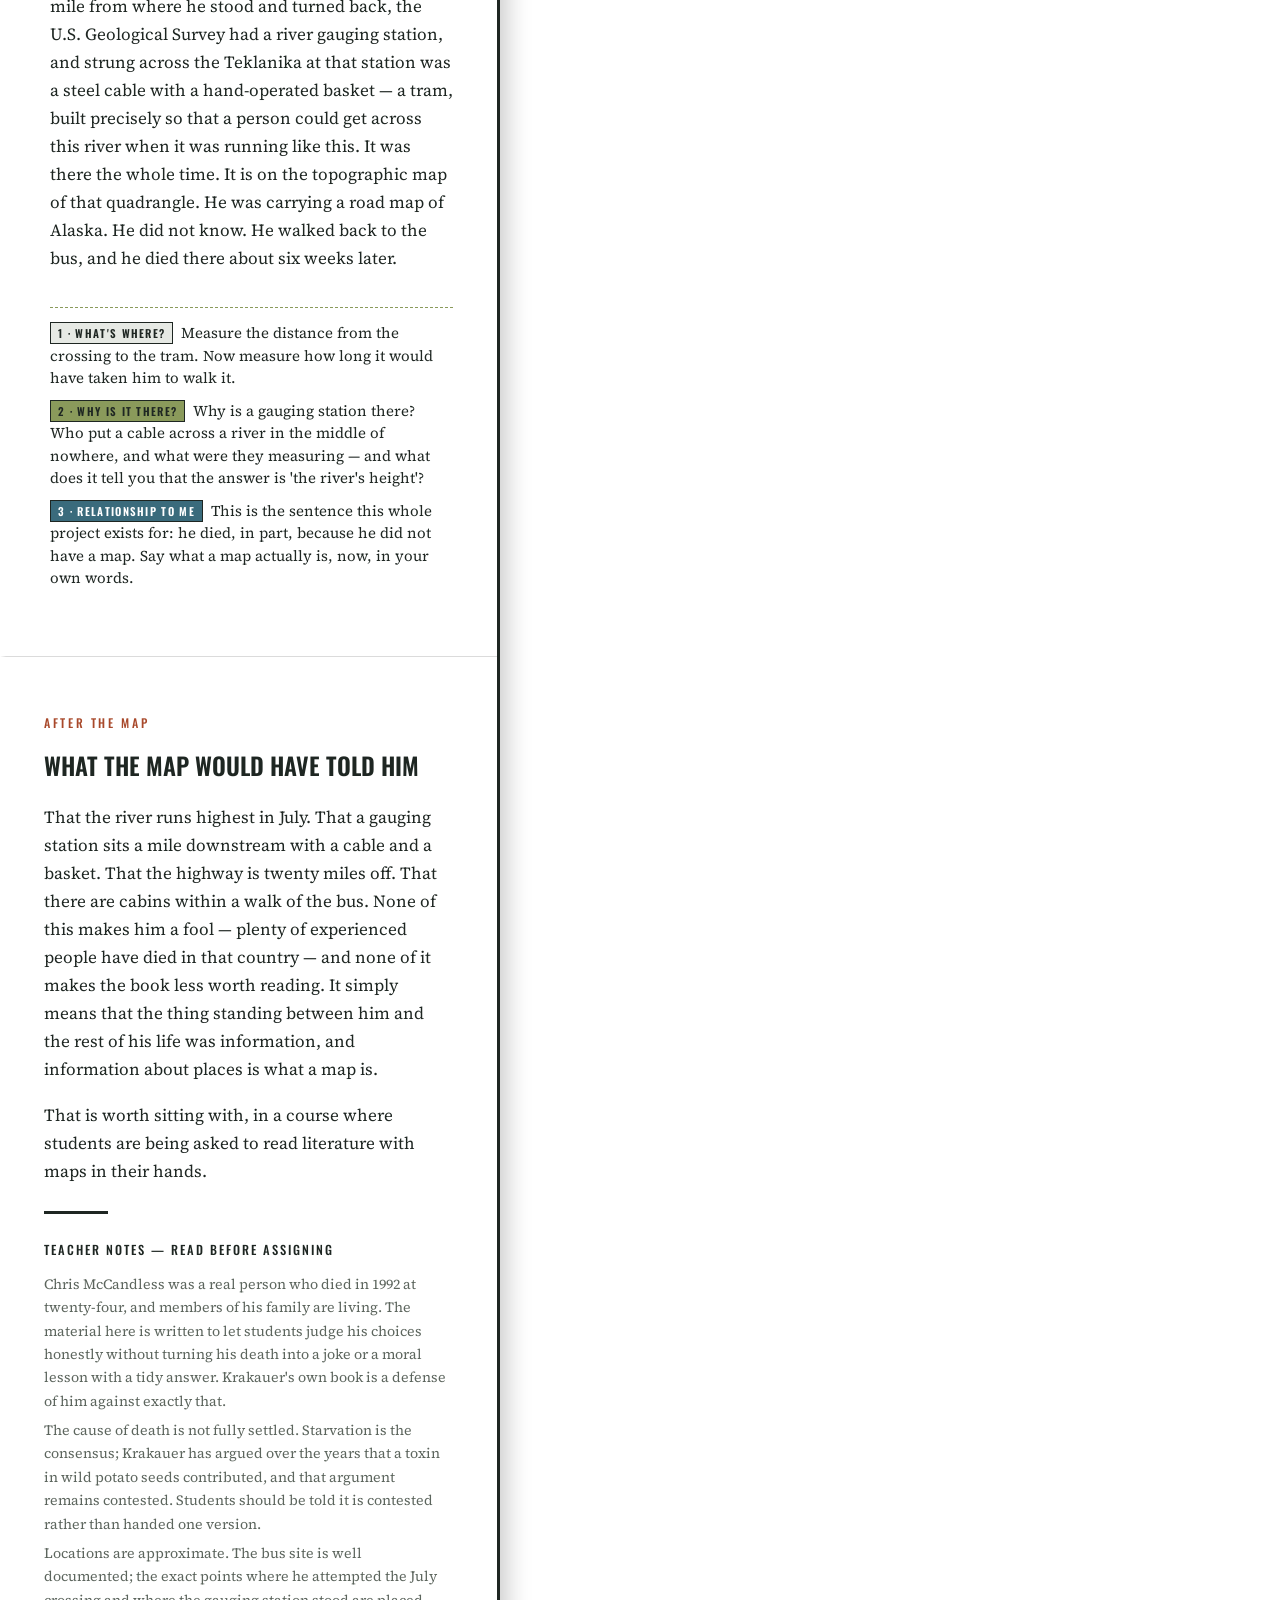
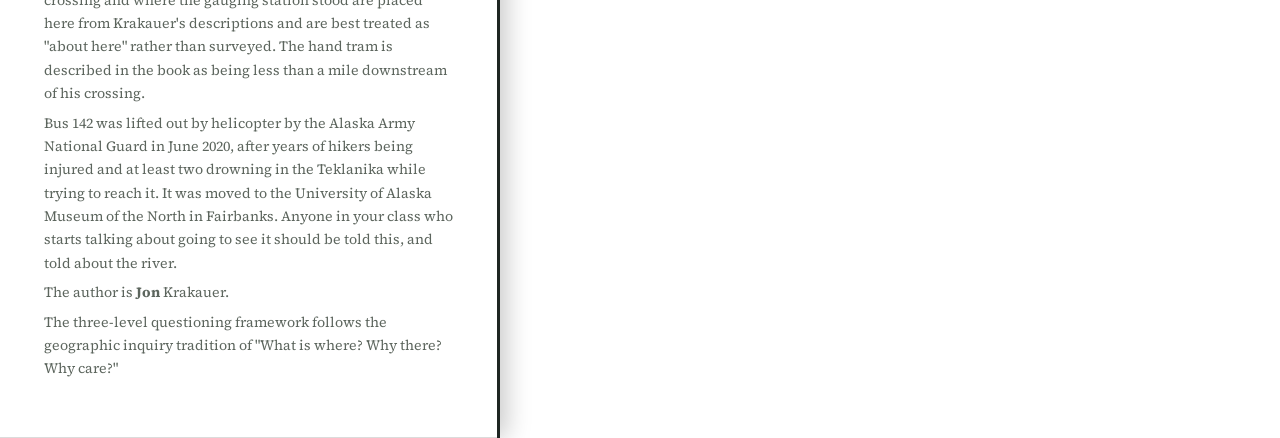
<file: krakauer-intothewild.html>
<!DOCTYPE html>
<html lang="en">
<head>
<meta charset="utf-8" />
<meta name="viewport" content="width=device-width, initial-scale=1" />
<title>One Mile Downstream — Mapping Into the Wild</title>
<meta name="description" content="A Storygrounds map study of Chris McCandless's journey in Jon Krakauer's Into the Wild, with a three-level geographic questioning strategy for teachers." />

<link rel="stylesheet" href="https://js.arcgis.com/4.30/esri/themes/light/main.css" />

<link rel="preconnect" href="https://fonts.googleapis.com" />
<link rel="preconnect" href="https://fonts.gstatic.com" crossorigin />
<link href="https://fonts.googleapis.com/css2?family=Oswald:wght@400;500;600&family=Source+Serif+4:ital,opsz,wght@0,8..60,400;0,8..60,600;1,8..60,400&display=swap" rel="stylesheet" />

<link rel="stylesheet" href="storymap.css?v=6" />

<!-- Per-book theme: boreal green, oxidized metal, snowmelt -->
<style>
  :root{
    --paper:      #FFFFFF;
    --paper-deep: #E6E9E4;
    --ink:        #1E2622;
    --muted:      #5C655D;
    --accent:     #A8482A;
    --accent-2:   #8A9A5B;
    --cool:       #3A6B7C;
  }
</style>
</head>
<body>

<div id="map-wrap">
  <div id="viewDiv"></div>
  <div id="mapmsg" role="status"></div>
</div>

<button id="panelToggle" class="ctrl" type="button" aria-pressed="false">Hide text</button>
<button id="fitBtn" class="ctrl" type="button">See the whole road</button>

<div id="stepper" role="group" aria-label="Move through the stops">
  <button id="prevBtn" class="ctrl" type="button" aria-label="Previous stop">◀</button>
  <span id="stepCount">Stop 1 of 14</span>
  <button id="nextBtn" class="ctrl" type="button" aria-label="Next stop">▶</button>
</div>

<div id="odometer" aria-live="polite"><span class="mi">1990&ndash;1992</span> · ATLANTA → THE STAMPEDE TRAIL</div>

<main id="panel">

  <header class="section" id="intro">
    <p class="eyebrow"><a href="index.html" title="Back to the Storygrounds library">Storygrounds: Place-based reading</a></p>
    <h1>One Mile Downstream</h1>
    <p class="subtitle">Mapping Chris McCandless's road in Jon Krakauer's <em>Into the Wild</em> (1996)</p>
    <hr class="rule" />
    <p>In May 1990 a young man graduated from Emory University with honors, gave away the twenty-four
    thousand dollars in his savings account, told his family nothing, and drove west. Two years later
    a moose hunter found his body in an abandoned bus on a trail in interior Alaska. He was
    twenty-four years old.</p>
    <p>This study is not an argument about whether he was brave or foolish — people have been having
    that argument for thirty years, and students should be allowed to have it too. It is an attempt
    to put his two years on a map, because the map turns out to be the story.</p>
    <p>On July 5, 1992, he tried to walk out. A river stopped him and he went back to the bus.
    Less than a mile downstream from where he stood, strung across that same river, was a
    hand-operated cable car that would have carried him to the other side. He had no map that showed
    it. He never knew it was there.</p>
    <p>Scroll down. Click any marker on the map to jump to that stop.</p>
    <p><strong>Projecting for a class?</strong> Choose <em>Hide text</em> at the top of the map to give the map
    the whole screen, then step through the stops with the arrows at the bottom.</p>
  </header>

  <section class="section" id="framework">
    <p class="eyebrow">For the Teacher</p>
    <h2>Three Levels of Geographic Questioning</h2>
    <p><strong>A note before you begin.</strong> Chris McCandless was a real person who died, and his family
    is still living. The questions below are written to let students argue honestly about his choices
    without treating his death as a punchline or a parable. The most useful thing this map can do is
    replace opinion with distance: how far, how deep, how cold, how close.</p>
    <p>Each stop below carries one question from each level, and the banks here hold more.
    Check the questions you want, then copy your selection for a handout, discussion guide, or exit ticket.
    The sequence moves students from <em>location</em> to <em>explanation</em> to <em>meaning</em> — in the spirit of
    the geographer's ladder: <em>what is where, why there, and why care?</em></p>

    <details class="qgroup" open>
      <summary><span class="q-tag">1</span> What's where?</summary>
      <div class="q-body">
        <p class="q-intro">Location, description, and spatial vocabulary — reading the map itself.</p>
        <ul class="q-list">
          <li><input type="checkbox" id="q1a" data-g="1" /><label for="q1a">Trace the whole route in order. How many states does he pass through, and how many times does he double back over ground he has already covered?</label></li>
          <li><input type="checkbox" id="q1b" data-g="1" /><label for="q1b">Find the bus. Measure the distance from it to the nearest highway, the nearest town, and the nearest building of any kind. Write the three numbers down before you say another word about how remote he was.</label></li>
          <li><input type="checkbox" id="q1c" data-g="1" /><label for="q1c">He crossed the Teklanika River in April and could not cross it in July. Find the crossing. Is it the same place both times?</label></li>
          <li><input type="checkbox" id="q1d" data-g="1" /><label for="q1d">Measure the distance from where he turned back at the river to the gauging station downstream. Say the number out loud.</label></li>
          <li><input type="checkbox" id="q1e" data-g="1" /><label for="q1e">Follow the canoe: where does the Colorado River begin on this map, and where does it end? Does it reach the sea?</label></li>
          <li><input type="checkbox" id="q1f" data-g="1" /><label for="q1f">Which is farther north — the bus, or Fairbanks? Which is farther from a road?</label></li>
        </ul>
      </div>
    </details>

    <details class="qgroup">
      <summary><span class="q-tag">2</span> Why is it there?</summary>
      <div class="q-body">
        <p class="q-intro">Spatial reasoning — the processes that put things in their places.</p>
        <ul class="q-list">
          <li><input type="checkbox" id="q2a" data-g="2" /><label for="q2a">Why was the Teklanika a shallow ford in April and an impassable torrent in July? Explain snowmelt, glacial runoff, and why a northern river runs highest in high summer rather than in spring rain.</label></li>
          <li><input type="checkbox" id="q2b" data-g="2" /><label for="q2b">Why didn't he know the cable tram was there? What was on the map he carried, and what kind of map would have shown it? Find a topographic map of that river and look for the gauging station yourself.</label></li>
          <li><input type="checkbox" id="q2c" data-g="2" /><label for="q2c">Why is interior Alaska so hard to walk out of, even over short distances? Consider braided rivers, the absence of bridges, muskeg, and what a river does to a valley with no road in it.</label></li>
          <li><input type="checkbox" id="q2d" data-g="2" /><label for="q2d">Why was there a bus out there at all? Who put it there, and what was it for before he found it?</label></li>
          <li><input type="checkbox" id="q2e" data-g="2" /><label for="q2e">Why does a place twenty miles from a highway feel like the ends of the earth? What actually makes somewhere remote — distance, terrain, season, or knowledge?</label></li>
          <li><input type="checkbox" id="q2f" data-g="2" /><label for="q2f">Why did the State of Alaska airlift the bus out by helicopter in 2020? What had the place become, and why was that a problem?</label></li>
        </ul>
      </div>
    </details>

    <details class="qgroup">
      <summary><span class="q-tag">3</span> What's the larger relationship — and the relationship to me?</summary>
      <div class="q-body">
        <p class="q-intro">Connection, comparison, and personal geography — why care?</p>
        <ul class="q-list">
          <li><input type="checkbox" id="q3a" data-g="3" /><label for="q3a">He was one mile from a way across the river and did not know it. What, exactly, does a map give a person? Name three things, and then say what he lost by not having one.</label></li>
          <li><input type="checkbox" id="q3b" data-g="3" /><label for="q3b">Was he brave, reckless, or both? People have argued about this for thirty years. Make your case using the map — distances, seasons, terrain — rather than your feelings about him.</label></li>
          <li><input type="checkbox" id="q3c" data-g="3" /><label for="q3c">The Joads were driven west. Huck and Jim were running. Cora was hunted. McCandless <em>chose</em> to go. Does choosing a journey change what it means?</label></li>
          <li><input type="checkbox" id="q3d" data-g="3" /><label for="q3d">Where near you is a place that feels wild but isn't? Find its edges on a map — the road, the fence, the houses just out of sight. What makes it feel remote?</label></li>
          <li><input type="checkbox" id="q3e" data-g="3" /><label for="q3e">After the book, people began hiking to the bus, and some of them drowned in the same river. What does it mean that a story can make a place dangerous?</label></li>
          <li><input type="checkbox" id="q3f" data-g="3" /><label for="q3f">He gave away his savings and burned the cash in his wallet to be free of things. A map is a thing. What is the difference between what he was trying to escape and what he actually needed?</label></li>
        </ul>
      </div>
    </details>

    <button id="copyBtn" type="button">Copy selected questions</button><span id="copyMsg" role="status"></span>
  </section>

  <div id="stops"></div>

  <section class="section foot" id="closing">
    <p class="eyebrow">After the Map</p>
    <h2>What the Map Would Have Told Him</h2>
    <p>That the river runs highest in July. That a gauging station sits a mile downstream with a
    cable and a basket. That the highway is twenty miles off. That there are cabins within a walk of
    the bus. None of this makes him a fool — plenty of experienced people have died in that country —
    and none of it makes the book less worth reading. It simply means that the thing standing between
    him and the rest of his life was information, and information about places is what a map is.</p>
    <p>That is worth sitting with, in a course where students are being asked to read literature with
    maps in their hands.</p>
    <hr class="rule" />
    <p class="smallcaps">Teacher notes — read before assigning</p>
    <small>Chris McCandless was a real person who died in 1992 at twenty-four, and members of his family are living. The material here is written to let students judge his choices honestly without turning his death into a joke or a moral lesson with a tidy answer. Krakauer's own book is a defense of him against exactly that.</small>
    <small>The cause of death is not fully settled. Starvation is the consensus; Krakauer has argued over the years that a toxin in wild potato seeds contributed, and that argument remains contested. Students should be told it is contested rather than handed one version.</small>
    <small>Locations are approximate. The bus site is well documented; the exact points where he attempted the July crossing and where the gauging station stood are placed here from Krakauer's descriptions and are best treated as "about here" rather than surveyed. The hand tram is described in the book as being less than a mile downstream of his crossing.</small>
    <small>Bus 142 was lifted out by helicopter by the Alaska Army National Guard in June 2020, after years of hikers being injured and at least two drowning in the Teklanika while trying to reach it. It was moved to the University of Alaska Museum of the North in Fairbanks. Anyone in your class who starts talking about going to see it should be told this, and told about the river.</small>
    <small>The author is <strong>Jon</strong> Krakauer.</small>
    <small>The three-level questioning framework follows the geographic inquiry tradition of "What is where? Why there? Why care?"</small>
  </section>
</main>


<!-- ===================================================================
     PART 1 — Content and reading panel. No dependencies.
     =================================================================== -->
<script>
/* Terrain with labels: this is a 1990s road trip through named American
   places, and learners need the names. The relief matters too — it is what
   makes the Alaska Range and the Colorado delta legible at a glance. */
var CONFIG = {
  terrainUrl: "https://services.arcgisonline.com/ArcGIS/rest/services/World_Terrain_Base/MapServer",
  labelsUrl:  "https://services.arcgisonline.com/ArcGIS/rest/services/Reference/World_Reference_Overlay/MapServer"
};

var CSSVARS = getComputedStyle(document.documentElement);
function tok(name){ return CSSVARS.getPropertyValue(name).trim(); }
function rgb(hex, alpha){
  hex = hex.replace("#", "");
  if (hex.length === 3) hex = hex[0]+hex[0]+hex[1]+hex[1]+hex[2]+hex[2];
  return [ parseInt(hex.substr(0,2),16), parseInt(hex.substr(2,2),16),
           parseInt(hex.substr(4,2),16), alpha === undefined ? 1 : alpha ];
}
var C = {
  paper:  tok("--paper"),
  ink:    tok("--ink"),
  accent: tok("--accent"),
  muted:  tok("--muted"),
  cool:   tok("--cool")
};

/* Two years of road, generalized. He hitchhiked, so this is the shape of the
   journey, not a turn-by-turn record. */
var PATH = [
  [-84.324,33.790],  /* 0  Emory University, Atlanta */
  [-90.000,34.500],
  [-97.000,35.200],
  [-104.000,35.500],
  [-110.000,35.800],
  [-114.300,36.020],  /* 5  Detrital Wash, Lake Mead — the car drowns */
  [-117.500,37.500],
  [-120.000,39.300],
  [-119.000,43.000],
  [-112.000,45.000],
  [-104.000,44.500],
  [-97.720,44.160],   /* 11 Carthage, South Dakota */
  [-102.000,40.000],
  [-109.000,36.500],
  [-114.480,34.720],  /* 14 Topock, Arizona — the canoe */
  [-114.600,33.500],
  [-114.700,32.500],
  [-114.500,31.680],  /* 17 Golfo de Santa Clara, Mexico */
  [-114.600,33.000],
  [-114.570,35.150],  /* 19 Bullhead City, Arizona */
  [-115.000,34.000],
  [-115.460,33.260],  /* 21 Slab City, Niland, California */
  [-115.950,33.300],  /* 22 Salton City — Ronald Franz */
  [-110.000,38.000],
  [-104.000,42.000],
  [-97.720,44.160],   /* 25 Carthage again — the last ordinary place */
  [-110.000,49.000],
  [-120.000,55.000],
  [-130.000,60.000],
  [-140.000,63.000],
  [-147.720,64.840],  /* 30 Fairbanks, Alaska */
  [-149.030,63.873],  /* 31 the Stampede Trail head */
  [-149.280,63.878],  /* 32 the Teklanika crossing */
  [-149.768,63.868]   /* 33 Bus 142 */
];

/* The hand tram at the gauging station — downstream, and unknown to him. */
var TRAM = [ [-149.280,63.878], [-149.288,63.884], [-149.296,63.891] ];

var STOPS = [

{ pi:0, zoom:12, when:"May 1990",
  name:"Emory University, Atlanta", region:"The last day of the old life", ch:"Chapters 2 & 11–12",
  text:"He graduates with honors. He has $24,292 in a savings account meant for law school, and he gives every dollar of it to OXFAM. He does not tell his parents he is leaving, and he does not tell them where he is going, because he has not decided. He gets into a secondhand yellow Datsun and drives west. His family will not hear from him again.",
  q1:"Find Atlanta. Which direction does he drive, and what is the first major landform in his way?",
  q2:"Why does a person leave from a university rather than from home? What does a campus have in common with a trailhead?",
  q3:"He gives away everything he owns except a car and a few books. What would you have to give away to leave, and what would you refuse to?" },

{ pi:5, zoom:11, when:"July 1990",
  name:"Detrital Wash, Lake Mead", region:"Where the car drowns", ch:"Chapter 4",
  text:"He drives the Datsun down a dry wash in the desert outside Lake Mead. A flash flood comes down it — the way flash floods do, out of a storm miles away — and drowns the engine. He cannot restart it. So he strips the plates, buries what he does not want to carry, takes the last $123 from his wallet, and burns it in a small fire on the sand. From here he walks and hitchhikes. From here he is Alexander Supertramp.",
  q1:"Find the wash. It has no water in it on the map. Where is the water that flooded it coming from?",
  q2:"Why does a dry desert channel become the most dangerous place in the landscape during a storm? Explain a flash flood to someone who has never seen rain run off bare rock.",
  q3:"He burns his money on purpose. Not loses it — burns it. What is he trying to make impossible?" },

{ pi:11, zoom:12, when:"September 1990",
  name:"Carthage, South Dakota", region:"The grain elevator", ch:"Chapters 2 & 6",
  text:"He works for Wayne Westerberg at a grain elevator in a town of a few hundred people, and he is good at it — a hard worker, well liked, remembered fondly by everyone who met him. This is the closest he comes to having a place. He will come back here. Of all the people in this book, Westerberg is the one who seems to understand that the boy is not running toward anything so much as away.",
  q1:"Locate Carthage. What is the land doing around it, and what is grown there?",
  q2:"Why is there a grain elevator in a town this small? What does a railroad have to do with where grain gets stored?",
  q3:"He is happy here and he leaves anyway. Is there a place you have left that you were happy in? What pulled you off?" },

{ pi:14, zoom:11, when:"October 1990",
  name:"Topock, Arizona", region:"He buys a canoe", ch:"Chapter 4",
  text:"On an impulse he buys a secondhand aluminum canoe and decides to paddle the Colorado River all the way to the Gulf of California — a journey he has not planned, in a boat he has never used, on a river he does not know. He goes through Lake Havasu, through the Imperial Valley, through a system of dams and locks and irrigation canals, and he keeps going south past the border.",
  q1:"Trace the Colorado south from Topock. How many reservoirs does it pass through before it leaves the United States?",
  q2:"Why is the lower Colorado a chain of lakes rather than a river? What is all that water for, and where does most of it actually end up?",
  q3:"He decides to paddle to Mexico the way you might decide to walk to the corner. What is the difference between spontaneity and recklessness — and can you tell which is which before the outcome?" },

{ pi:17, zoom:9, when:"December 1990",
  name:"Golfo de Santa Clara, Mexico", region:"The river that does not arrive", ch:"Chapter 4",
  text:"He reaches the Gulf of California, but he does it by getting lost first — the Colorado delta is a maze of irrigation canals and mudflats where the river, drained by everything upstream, no longer runs cleanly to the sea. Duck hunters have to tow him out of a dead-end channel. He camps on the beach, is nearly blown out to sea, and abandons the canoe. Then he starts walking north.",
  q1:"Find where the Colorado is supposed to meet the Gulf. Does the blue line on the map actually connect?",
  q2:"Why doesn't the Colorado reach the sea most years? Follow the water back upstream and name what takes it.",
  q3:"He set out to paddle a river to the ocean and found that the river does not get there anymore. What else that you were taught exists turns out to be missing when you go and look?" },

{ pi:19, zoom:12, when:"Early 1991",
  name:"Bullhead City, Arizona", region:"He flips burgers", ch:"Chapter 5",
  text:"For a few months the wanderer works at a McDonald's, rents a place to sleep, opens a bank account, and is by all accounts a slightly odd but perfectly ordinary employee whose co-workers complain that he never wears socks. It is the most conventional stretch of his two years, and he clearly hates it. He tells no one who he is.",
  q1:"Locate Bullhead City. What is on the other side of the river from it, and why is that town there?",
  q2:"Why did a town of this size have so many service jobs in 1991? Look at what is directly across the Colorado.",
  q3:"He can live in the ordinary world perfectly well. He just does not want to. Does that make his choice stronger or weaker?" },

{ pi:21, zoom:12, when:"Winter 1991–92",
  name:"Slab City, Niland, California", region:"A town with no town in it", ch:"Chapters 5 & 6",
  text:"He winters at the Slabs — the concrete foundations of an abandoned military base near the Salton Sea, where several thousand people park trailers on land nobody charges rent for. He sells leather belts. He is taken in by Jan Burres, who feeds him and worries about him and recognizes something in him she has seen in her own runaway son. He is, by every account, good company.",
  q1:"Find the Salton Sea. Is it a lake, and if so, where does its water come from and where does it go?",
  q2:"Why does a settlement grow on an abandoned base with no water, no power, and no law? What does free land do?",
  q3:"He is generous, funny, and beloved by nearly everyone he meets on this road — and he will not call his parents. Hold both of those facts at once. What do you make of him?" },

{ pi:22, zoom:11, when:"March 1992",
  name:"Salton City — Ronald Franz", region:"The old man who wanted to adopt him", ch:"Chapters 6 & 18",
  text:"An eighty-year-old leatherworker named Ron Franz, who lost his own wife and son to a drunk driver decades before, picks him up hitchhiking and slowly comes to love him. Franz asks whether he might adopt him. The boy deflects, gently, and says they can discuss it when he gets back from Alaska. Franz drives him north to the highway and watches him walk away. When Franz learns, months later, that the boy is dead, he stops believing in God.",
  q1:"Find Salton City on the map. Now find Fairbanks. Franz drove him to the start of that.",
  q2:"Why do so many of the people who help him live at the margins — the Slabs, a trailer, a grain elevator, a desert town? What kind of place produces people who pick up hitchhikers?",
  q3:"An old man asks to be his family and he says not yet. What is he protecting, and what does it cost the people who love him?" },

{ pi:25, zoom:12, when:"April 1992",
  name:"Carthage, Again", region:"The last ordinary place", ch:"Chapters 6 & 7",
  text:"He returns to Westerberg's grain elevator for a few weeks to earn money for Alaska. He is cheerful, he works hard, he talks about the trip constantly. Westerberg thinks he is underprepared and says so. He leaves on April 15. The last anyone in the ordinary world sees of him, he is walking north with a rucksack.",
  q1:"Trace the road from Carthage to Fairbanks. Roughly how far is it, and through how many countries?",
  q2:"Why does the road north go through Canada? Look at the map and say why there is no other way to drive to Alaska.",
  q3:"Everyone who knows anything tells him he is not ready. He goes anyway. When have you been warned and gone anyway — and how did you decide the warning was wrong?" },

{ pi:30, zoom:11, when:"April 1992",
  name:"Fairbanks, Alaska", region:"The last town", ch:"Chapter 4",
  text:"He buys a ten-pound bag of rice, a used .22 rifle with four hundred rounds, a pair of rubber boots, a few paperbacks, and a cheap road map of the state. He does not buy a compass. He does not buy a topographic map. He does not tell anyone where he is going, and he does not intend to be found.",
  q1:"Find Fairbanks. How far is it from the bus, and in which direction?",
  q2:"Why is Fairbanks the last real town in that direction? What is the road network north and west of it, and why is it so thin?",
  q3:"He buys food, a gun, and boots. He does not buy a map. Look at the list again and say what it tells you about what he thought the danger was." },

{ pi:31, zoom:11, when:"April 28, 1992",
  name:"The Stampede Trail", region:"Where the ride ends", ch:"Chapter 1",
  text:"An electrician named Jim Gallien picks him up outside Fairbanks, drives him out the Stampede Road, and spends the whole trip becoming quietly alarmed. The boy's boots are wrong. His pack is too light. He has almost no food and no real map. Gallien offers him his own boots, offers to drive him to Anchorage and buy him proper gear, offers to come back for him. The boy refuses all of it, thanks him, and walks off into the snow. Gallien watches him go and takes a photograph.",
  q1:"Find the trailhead. What is the last road he stands on, and where does that road go?",
  q2:"Why is it called the Stampede Trail? Who built it, and what were they hoping to reach?",
  q3:"A stranger offers him boots and he says no. What is he defending? Is it the same thing you defend when you refuse help?" },

{ pi:33, zoom:12, when:"April–August 1992",
  name:"Fairbanks Bus 142", region:"One hundred and thirteen days", ch:"Chapters 1, 16–18",
  text:"He walks about twenty miles in and finds an abandoned city bus, hauled out here decades earlier by a road crew and left as a shelter for hunters. He moves in. He hunts squirrels and ptarmigan and porcupine. He shoots a moose and loses most of the meat to flies because he does not know how to preserve it, and it grieves him — he writes that it was one of the greatest tragedies of his life. He reads. He is happy for a long time. And he stays too long.",
  q1:"Measure it: how far is the bus from the trailhead, from the highway, and from the nearest cabin? Do it before you decide how far away he was.",
  q2:"Why was a bus out here at all? Ask who needed a road through this country, why they gave up, and what they left behind.",
  q3:"He is twenty miles from a highway and it may as well be the far side of the moon. What turns a distance into a barrier?" },

{ pi:32, zoom:13, when:"July 5, 1992", keepRun:true,
  name:"The Teklanika River", region:"The way out, closed", ch:"Chapter 18",
  text:"After more than two months he decides to walk out. He gets to the Teklanika — the river he waded across in April, when it was a knee-deep braid of channels over gravel — and finds a single grey torrent of snowmelt, waist-deep and moving fast enough to take a man off his feet. It is July. The high country is melting. This is the river at its annual worst, and he has arrived at exactly the wrong moment. He writes in his journal that he is scared, and he turns around, and he walks back to the bus.",
  q1:"Find the crossing. It is the same river he forded in April. What has changed between April and July?",
  q2:"Why is a northern river highest in midsummer? Explain where the water is in April, and what the sun spends June doing to it.",
  q3:"He was not trapped by a wall or a cliff or a storm. He was trapped by a season. What does it mean to be defeated by a calendar?" },

{ pi:32, zoom:14, center:[-149.288,63.884], when:"July 5, 1992", keepRun:true,
  name:"The Hand Tram, One Mile Downstream", region:"What the map would have shown", ch:"Chapter 18",
  text:"Look at the line running downstream. Less than a mile from where he stood and turned back, the U.S. Geological Survey had a river gauging station, and strung across the Teklanika at that station was a steel cable with a hand-operated basket — a tram, built precisely so that a person could get across this river when it was running like this. It was there the whole time. It is on the topographic map of that quadrangle. He was carrying a road map of Alaska. He did not know. He walked back to the bus, and he died there about six weeks later.",
  q1:"Measure the distance from the crossing to the tram. Now measure how long it would have taken him to walk it.",
  q2:"Why is a gauging station there? Who put a cable across a river in the middle of nowhere, and what were they measuring — and what does it tell you that the answer is 'the river's height'?",
  q3:"This is the sentence this whole project exists for: he died, in part, because he did not have a map. Say what a map actually is, now, in your own words." }

];

var prefersReduced = window.matchMedia("(prefers-reduced-motion: reduce)").matches;

function shieldSVG(n){
  return '<svg class="shield" viewBox="0 0 46 50" role="img" aria-label="Stop ' + n + '">' +
    '<path d="M23 3 L43 44 H3 Z" fill="' + C.paper + '" stroke="' + C.ink + '" stroke-width="2.5" stroke-linejoin="round"/>' +
    '<text x="23" y="24" text-anchor="middle" font-size="7" font-family="Oswald, Arial" fill="' + C.ink + '" letter-spacing="1">STOP</text>' +
    '<text x="23" y="40" text-anchor="middle" font-size="14" font-family="Oswald, Arial" font-weight="600" fill="' + C.accent + '">' + n + '</text>' +
    '</svg>';
}

(function buildStops(){
  var host = document.getElementById("stops");
  for (var i = 0; i < STOPS.length; i++) {
    var s = STOPS[i];
    var sec = document.createElement("section");
    sec.className = "section stop";
    sec.id = "stop-" + i;
    sec.setAttribute("data-stop", String(i));
    sec.innerHTML =
      '<div class="stop-head">' + shieldSVG(i + 1) + '<h3>' + s.name + '</h3></div>' +
      '<p class="meta smallcaps">' + s.when + '<span class="sep">·</span>' + s.region +
        '<span class="sep">·</span>' + s.ch + '</p>' +
      '<p>' + s.text + '</p>' +
      '<div class="stop-qs">' +
        '<p><span class="lbl g1">1 · What\'s where?</span>' + s.q1 + '</p>' +
        '<p><span class="lbl g2">2 · Why is it there?</span>' + s.q2 + '</p>' +
        '<p><span class="lbl g3">3 · Relationship to me</span>' + s.q3 + '</p>' +
      '</div>';
    host.appendChild(sec);
  }
})();

document.getElementById("copyBtn").addEventListener("click", function(){
  var groups = { 1:"WHAT'S WHERE?", 2:"WHY IS IT THERE?", 3:"WHAT'S THE LARGER RELATIONSHIP — AND THE RELATIONSHIP TO ME?" };
  var picked = { 1:[], 2:[], 3:[] };
  var boxes = document.querySelectorAll('.q-list input[type=checkbox]:checked');
  for (var i = 0; i < boxes.length; i++) {
    var lab = document.querySelector('label[for="' + boxes[i].id + '"]');
    picked[boxes[i].getAttribute("data-g")].push(lab.textContent.trim());
  }
  var out = "GEOGRAPHIC QUESTIONS — INTO THE WILD\n\n", count = 0, gs = [1,2,3];
  for (var g = 0; g < gs.length; g++) {
    var key = gs[g];
    if (!picked[key].length) continue;
    out += groups[key] + "\n";
    for (var j = 0; j < picked[key].length; j++) { out += "  " + (j+1) + ". " + picked[key][j] + "\n"; count++; }
    out += "\n";
  }
  var msg = document.getElementById("copyMsg");
  if (!count) { msg.textContent = "Check at least one question first."; return; }
  var text = out.trim();
  if (navigator.clipboard && navigator.clipboard.writeText) {
    navigator.clipboard.writeText(text).then(function(){
      msg.textContent = "Copied " + count + " question" + (count > 1 ? "s" : "") + ".";
    }).catch(function(){ fallbackCopy(text, msg, count); });
  } else { fallbackCopy(text, msg, count); }
});
function fallbackCopy(text, msg, count){
  var ta = document.createElement("textarea");
  ta.value = text; ta.style.position = "fixed"; ta.style.left = "-9999px";
  document.body.appendChild(ta); ta.select();
  try { document.execCommand("copy"); msg.textContent = "Copied " + count + " question" + (count > 1 ? "s" : "") + "."; }
  catch (e) { msg.textContent = "Couldn't reach the clipboard — select the text and copy it by hand."; }
  document.body.removeChild(ta);
}

function showMapMessage(title, html){
  var box = document.getElementById("mapmsg");
  box.innerHTML = "<h4>" + title + "</h4>" + html;
  box.style.display = "block";
}
</script>

<script src="https://js.arcgis.com/4.30/"></script>

<!-- ===================================================================
     PART 2 — The map.
     =================================================================== -->
<script>
(function initMap(){

  if (location.protocol === "file:") {
    showMapMessage("The map needs to be online",
      "<p>This page was opened straight from a folder on the computer, and the map can't load that way.</p>" +
      "<p>Put the page on the web — or open it through a local web address — and the map will appear. " +
      "Everything else on the page works as it is.</p>");
    return;
  }
  if (typeof require === "undefined") {
    showMapMessage("The map didn't load",
      "<p>The page couldn't reach the mapping service. Check the internet connection, " +
      "turn off any content blocker for this page, and reload.</p>");
    return;
  }

  require([
    "esri/config", "esri/Map", "esri/views/MapView",
    "esri/Basemap", "esri/layers/TileLayer",
    "esri/layers/GraphicsLayer", "esri/Graphic",
    "esri/geometry/Point", "esri/geometry/Polyline"
  ], function(esriConfig, Map, MapView, Basemap, TileLayer,
              GraphicsLayer, Graphic, Point, Polyline){

    var terrainWithLabels = new Basemap({
      baseLayers:      [ new TileLayer({ url: CONFIG.terrainUrl }) ],
      referenceLayers: [ new TileLayer({ url: CONFIG.labelsUrl  }) ],
      title: "Terrain with labels",
      id: "terrain-with-labels"
    });

    var map = new Map({ basemap: terrainWithLabels });
    var view = new MapView({
      container: "viewDiv", map: map,
      center: [-112.0, 45.0], zoom: 3,
      constraints: { snapToZoom: false },
      popup: { dockEnabled: false, defaultPopupTemplateEnabled: false }
    });

    view.when(function(){ view.ui.move("zoom", "bottom-left"); },
      function(){ showMapMessage("The map couldn't start",
        "<p>This browser may not support the graphics the map needs. Updating the browser usually fixes it.</p>"); });

    var SR = { wkid: 4326 };
    var roadLayer    = new GraphicsLayer();   /* the whole two years, faint */
    var tramLayer    = new GraphicsLayer();   /* the mile he didn't know about */
    var walkedLayer  = new GraphicsLayer();   /* road behind him */
    var stopLayer    = new GraphicsLayer();
    map.addMany([roadLayer, tramLayer, walkedLayer, stopLayer]);

    roadLayer.add(new Graphic({
      geometry: new Polyline({ paths: [PATH], spatialReference: SR }),
      symbol: { type: "simple-line", color: rgb(C.muted, 0.6), width: 2.5, style: "dash" }
    }));

    /* The tram — shown only at the last stop. */
    tramLayer.visible = false;
    tramLayer.add(new Graphic({
      geometry: new Polyline({ paths: [TRAM], spatialReference: SR }),
      symbol: { type: "simple-line", color: rgb(C.cool, 0.95), width: 5, style: "short-dot", cap: "round" }
    }));
    tramLayer.add(new Graphic({
      geometry: new Point({ longitude: TRAM[TRAM.length-1][0], latitude: TRAM[TRAM.length-1][1], spatialReference: SR }),
      symbol: { type: "text", text: "HAND TRAM ACROSS THE RIVER", color: rgb(C.cool),
        font: { size: 11, family: "sans-serif", weight: "bold" },
        haloColor: [255,255,255,0.9], haloSize: 1.8,
        xoffset: 8, yoffset: 8, horizontalAlignment: "left" }
    }));

    var walked = new Graphic({
      geometry: new Polyline({ paths: [[PATH[0], PATH[0]]], spatialReference: SR }),
      symbol: { type: "simple-line", color: rgb(C.accent), width: 4.5, cap: "round", join: "round" }
    });
    walkedLayer.add(walked);

    function symbolFor(active){
      return { type: "simple-marker", style: "circle", size: active ? 20 : 13,
        color: active ? rgb(C.accent) : rgb(C.paper),
        outline: { color: rgb(C.ink), width: active ? 2.5 : 2 } };
    }
    function labelFor(i, active){
      return { type: "text", text: String(i + 1),
        color: active ? rgb(C.paper) : rgb(C.ink),
        font: { size: active ? 11 : 8, family: "sans-serif", weight: "bold" }, yoffset: -4 };
    }

    var markers = [], labels = [];
    for (var i = 0; i < STOPS.length; i++) {
      var s = STOPS[i];
      var pt = new Point({ longitude: PATH[s.pi][0], latitude: PATH[s.pi][1], spatialReference: SR });
      var attrs = { stopIndex: i, name: s.name, when: s.when };
      markers.push(new Graphic({
        geometry: pt, attributes: attrs, symbol: symbolFor(false),
        popupTemplate: { title: "Stop " + (i + 1) + " · {name}", content: "<b>{when}</b><br/><br/>" + s.text }
      }));
      labels.push(new Graphic({ geometry: pt, attributes: attrs, symbol: labelFor(i, false) }));
      stopLayer.addMany([markers[i], labels[i]]);
    }

    var TRAM_STOP = STOPS.length - 1;

    var odometer = document.getElementById("odometer");
    var stepCount = document.getElementById("stepCount");
    var prevBtn = document.getElementById("prevBtn");
    var nextBtn = document.getElementById("nextBtn");
    var activeIndex = -1;

    function activate(i, scrollPanel){
      if (i === activeIndex || i < 0 || i >= STOPS.length) return;
      activeIndex = i;

      var els = document.querySelectorAll(".stop");
      for (var k = 0; k < els.length; k++) {
        if (Number(els[k].getAttribute("data-stop")) === i) els[k].classList.add("active");
        else els[k].classList.remove("active");
      }
      for (var m = 0; m < markers.length; m++) {
        markers[m].symbol = symbolFor(m === i);
        labels[m].symbol = labelFor(m, m === i);
      }

      var s = STOPS[i];
      tramLayer.visible = (i === TRAM_STOP);

      /* keepRun holds the line where it was: the walk back to the river is a
         retreat, not new ground. */
      if (!s.keepRun) {
        var run = PATH.slice(0, s.pi + 1);
        if (run.length < 2) run = [PATH[0], PATH[0]];
        walked.geometry = new Polyline({ paths: [run], spatialReference: SR });
      }

      odometer.innerHTML = '<span class="mi">' + s.when.toUpperCase() + '</span> · ' + s.name.toUpperCase();

      stepCount.textContent = "Stop " + (i + 1) + " of " + STOPS.length;
      prevBtn.disabled = (i === 0);
      nextBtn.disabled = (i === STOPS.length - 1);

      view.goTo({ center: s.center || PATH[s.pi], zoom: s.zoom },
                { duration: prefersReduced ? 0 : 1500, easing: "in-out-cubic" }).catch(function(){});

      if (scrollPanel && !document.body.classList.contains("map-only")) {
        var el = document.getElementById("stop-" + i);
        if (el) el.scrollIntoView({ behavior: prefersReduced ? "auto" : "smooth", block: "center" });
      }
    }

    function fitRoute(){
      activeIndex = -1;
      tramLayer.visible = false;
      view.goTo({ center: [-112.0, 45.0], zoom: window.innerWidth < 900 ? 2 : 3 },
                { duration: prefersReduced ? 0 : 1200 }).catch(function(){});
      odometer.innerHTML = '<span class="mi">1990&ndash;1992</span> · ATLANTA → THE STAMPEDE TRAIL';
      for (var m = 0; m < markers.length; m++) {
        markers[m].symbol = symbolFor(false);
        labels[m].symbol = labelFor(m, false);
      }
      var els = document.querySelectorAll(".stop");
      for (var k = 0; k < els.length; k++) els[k].classList.remove("active");
      stepCount.textContent = "Stop 1 of " + STOPS.length;
      prevBtn.disabled = true;
      nextBtn.disabled = false;
    }
    document.getElementById("fitBtn").addEventListener("click", fitRoute);

    view.on("click", function(evt){
      view.hitTest(evt, { include: stopLayer }).then(function(res){
        for (var i = 0; i < res.results.length; i++) {
          var g = res.results[i].graphic;
          if (g && g.attributes && typeof g.attributes.stopIndex === "number") {
            activate(g.attributes.stopIndex, true);
            return;
          }
        }
      });
    });

    if ("IntersectionObserver" in window) {
      var io = new IntersectionObserver(function(entries){
        if (document.body.classList.contains("map-only")) return;
        for (var i = 0; i < entries.length; i++) {
          if (entries[i].isIntersecting) activate(Number(entries[i].target.getAttribute("data-stop")), false);
        }
      }, { rootMargin: "-42% 0px -42% 0px", threshold: 0 });
      var stopEls = document.querySelectorAll(".stop");
      for (var j = 0; j < stopEls.length; j++) io.observe(stopEls[j]);

      var ioIntro = new IntersectionObserver(function(entries){
        if (document.body.classList.contains("map-only")) return;
        for (var i = 0; i < entries.length; i++) if (entries[i].isIntersecting) fitRoute();
      }, { rootMargin: "-30% 0px -60% 0px" });
      ioIntro.observe(document.getElementById("intro"));
    }

    var toggle = document.getElementById("panelToggle");
    var savedScroll = 0;
    function setPanel(hidden){
      if (hidden) {
        savedScroll = window.pageYOffset || document.documentElement.scrollTop;
        document.body.classList.add("map-only");
        toggle.textContent = "Show text";
        toggle.setAttribute("aria-pressed", "true");
        if (activeIndex < 0) activate(0, false);
      } else {
        document.body.classList.remove("map-only");
        toggle.textContent = "Hide text";
        toggle.setAttribute("aria-pressed", "false");
        window.scrollTo(0, savedScroll);
        if (activeIndex >= 0) {
          var el = document.getElementById("stop-" + activeIndex);
          if (el) el.scrollIntoView({ behavior: "auto", block: "center" });
        }
      }
    }
    toggle.addEventListener("click", function(){
      setPanel(!document.body.classList.contains("map-only"));
    });

    prevBtn.addEventListener("click", function(){ activate(activeIndex - 1, false); });
    nextBtn.addEventListener("click", function(){ activate(activeIndex + 1, false); });

    document.addEventListener("keydown", function(e){
      if (!document.body.classList.contains("map-only")) return;
      if (e.key === "ArrowRight") { activate(activeIndex + 1, false); e.preventDefault(); }
      if (e.key === "ArrowLeft")  { activate(activeIndex - 1, false); e.preventDefault(); }
      if (e.key === "Escape")     { setPanel(false); }
    });

    prevBtn.disabled = true;

  }, function(){
    showMapMessage("The map didn't load",
      "<p>Part of the mapping service couldn't be reached. Check the connection and reload.</p>");
  });
})();
</script>
</body>
</html>
</file>
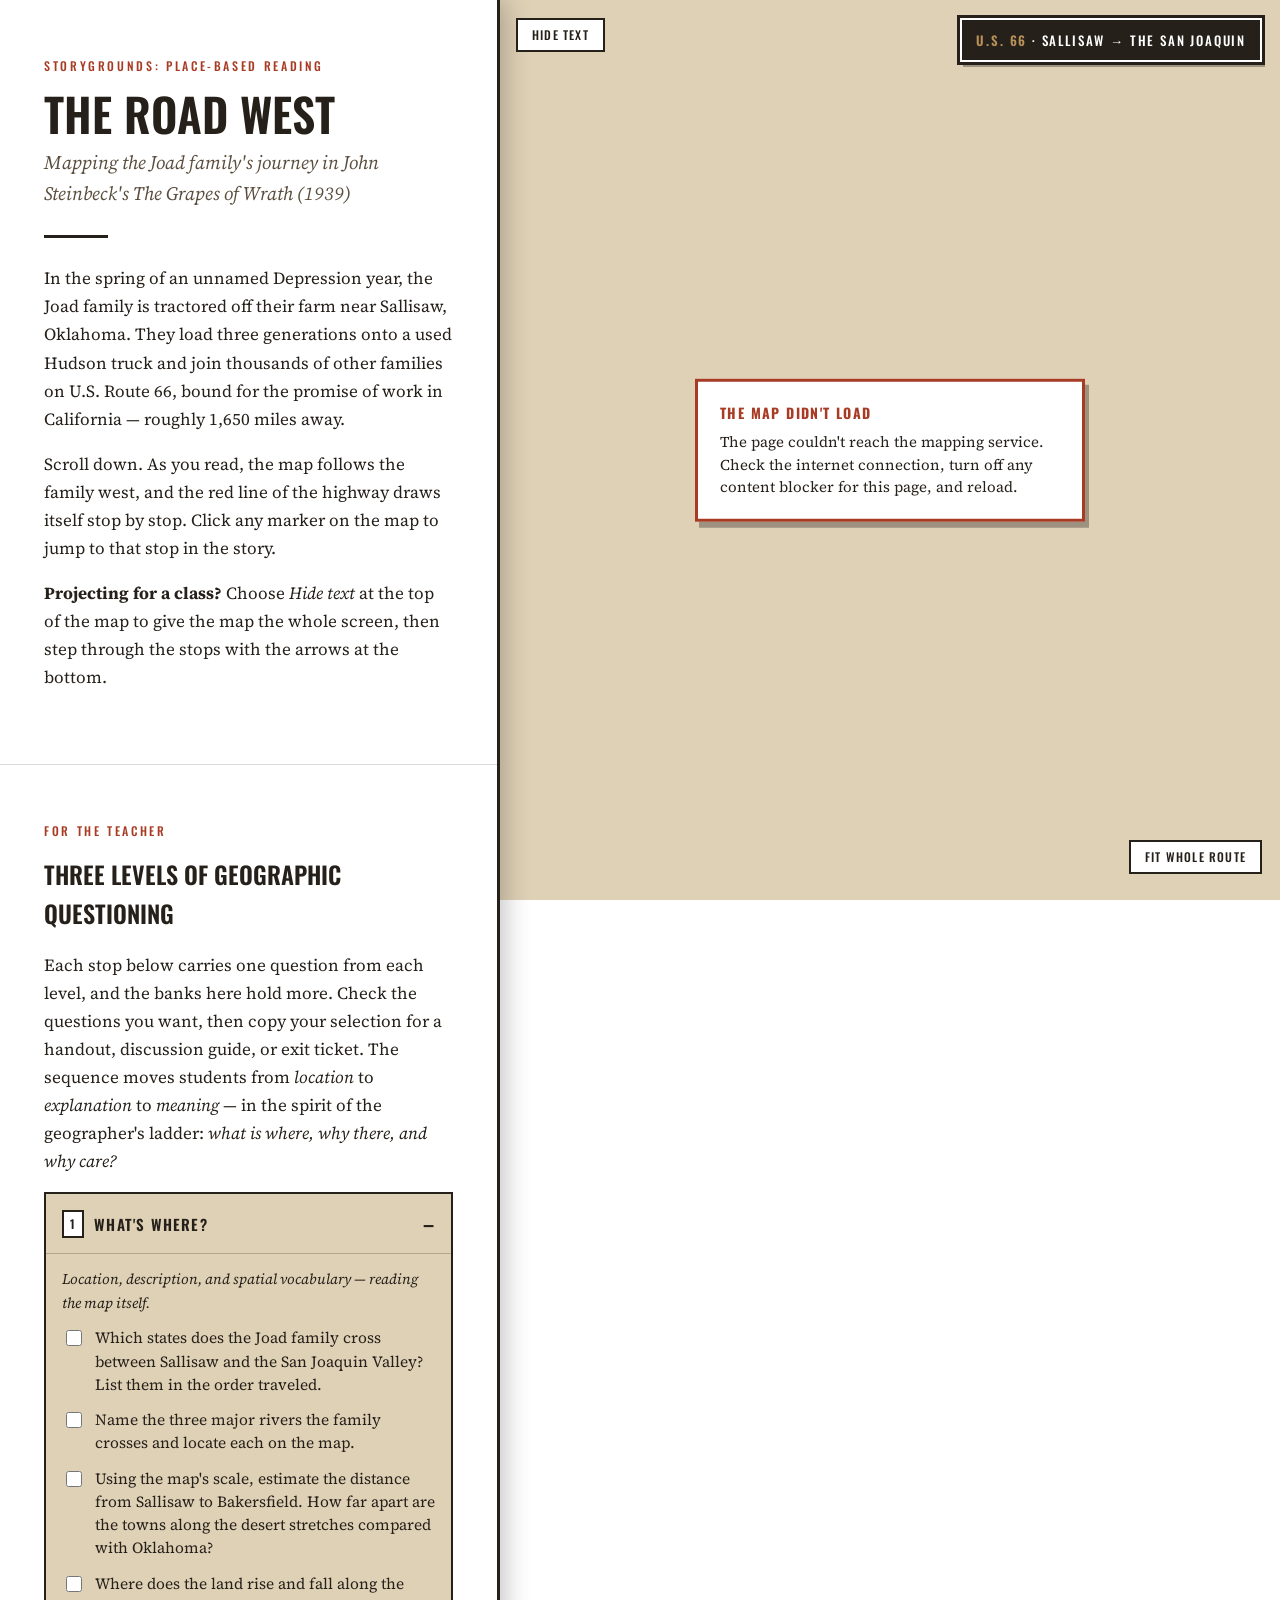
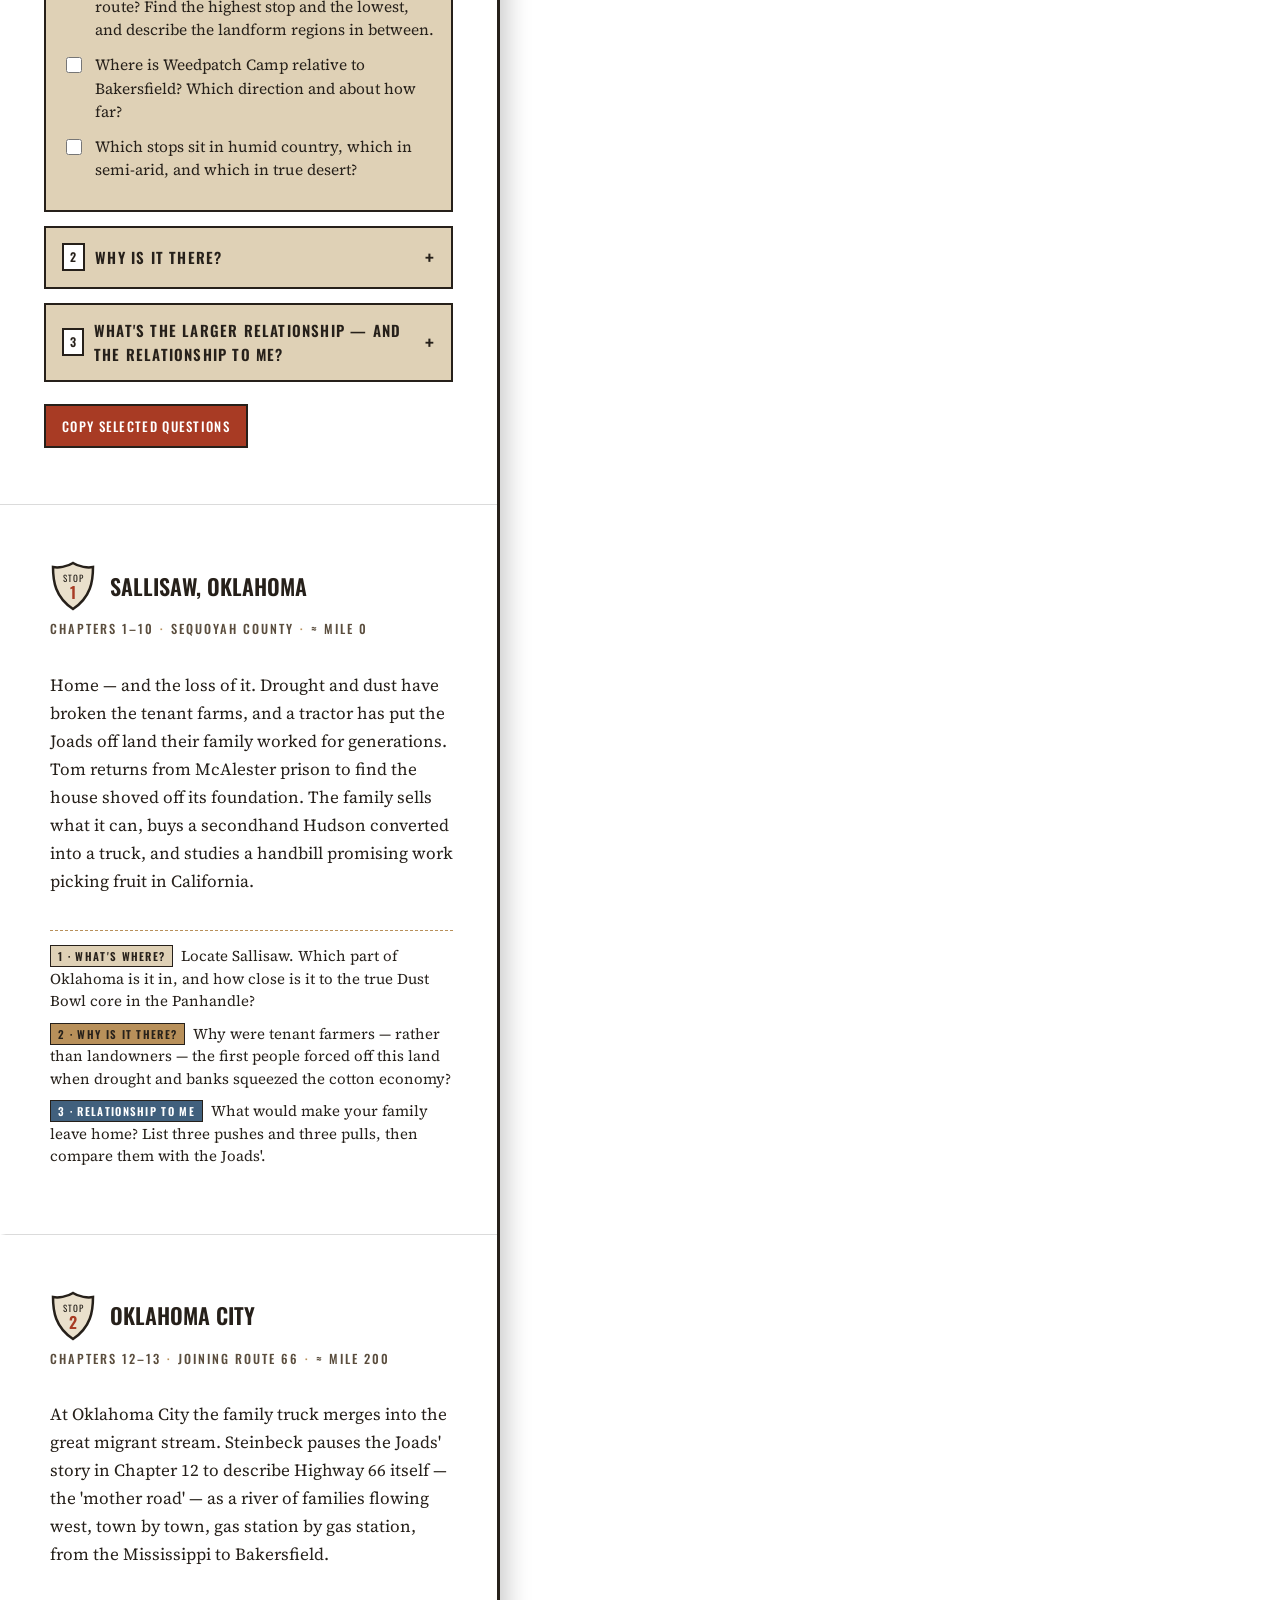
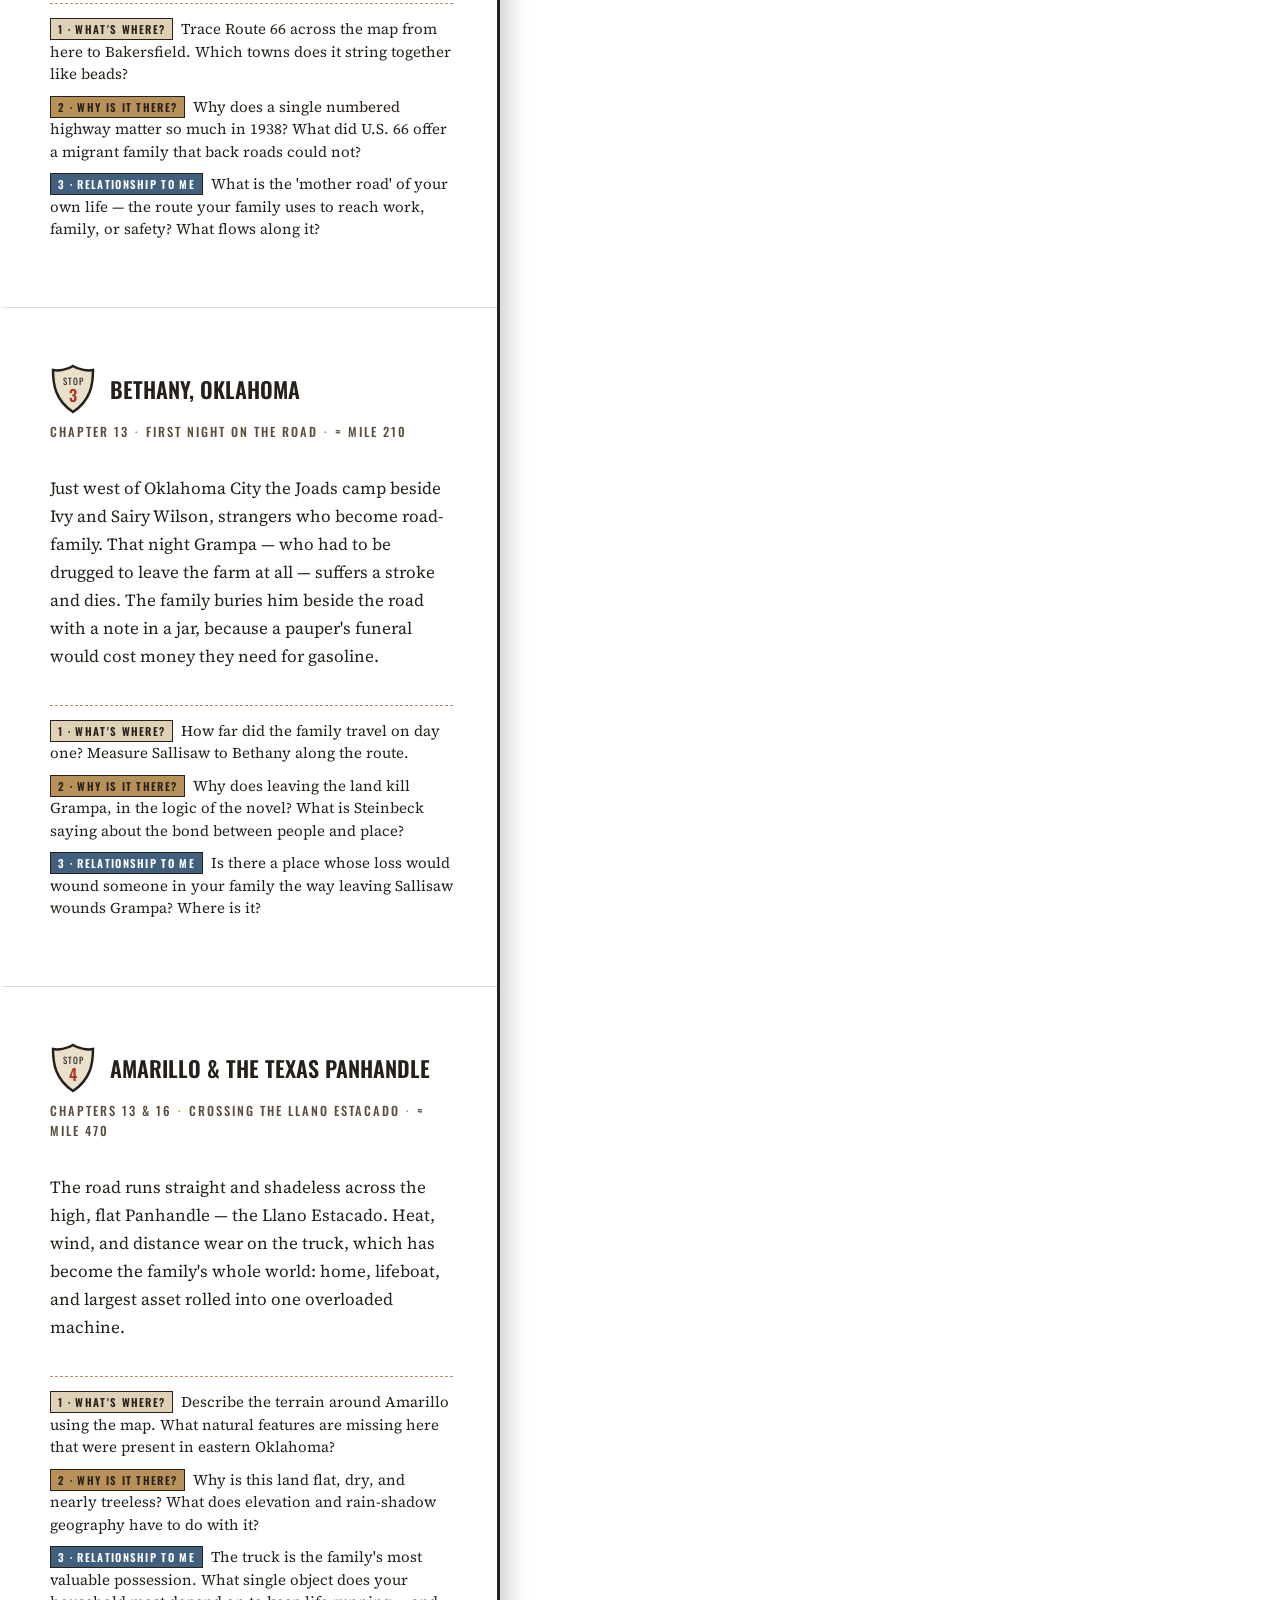
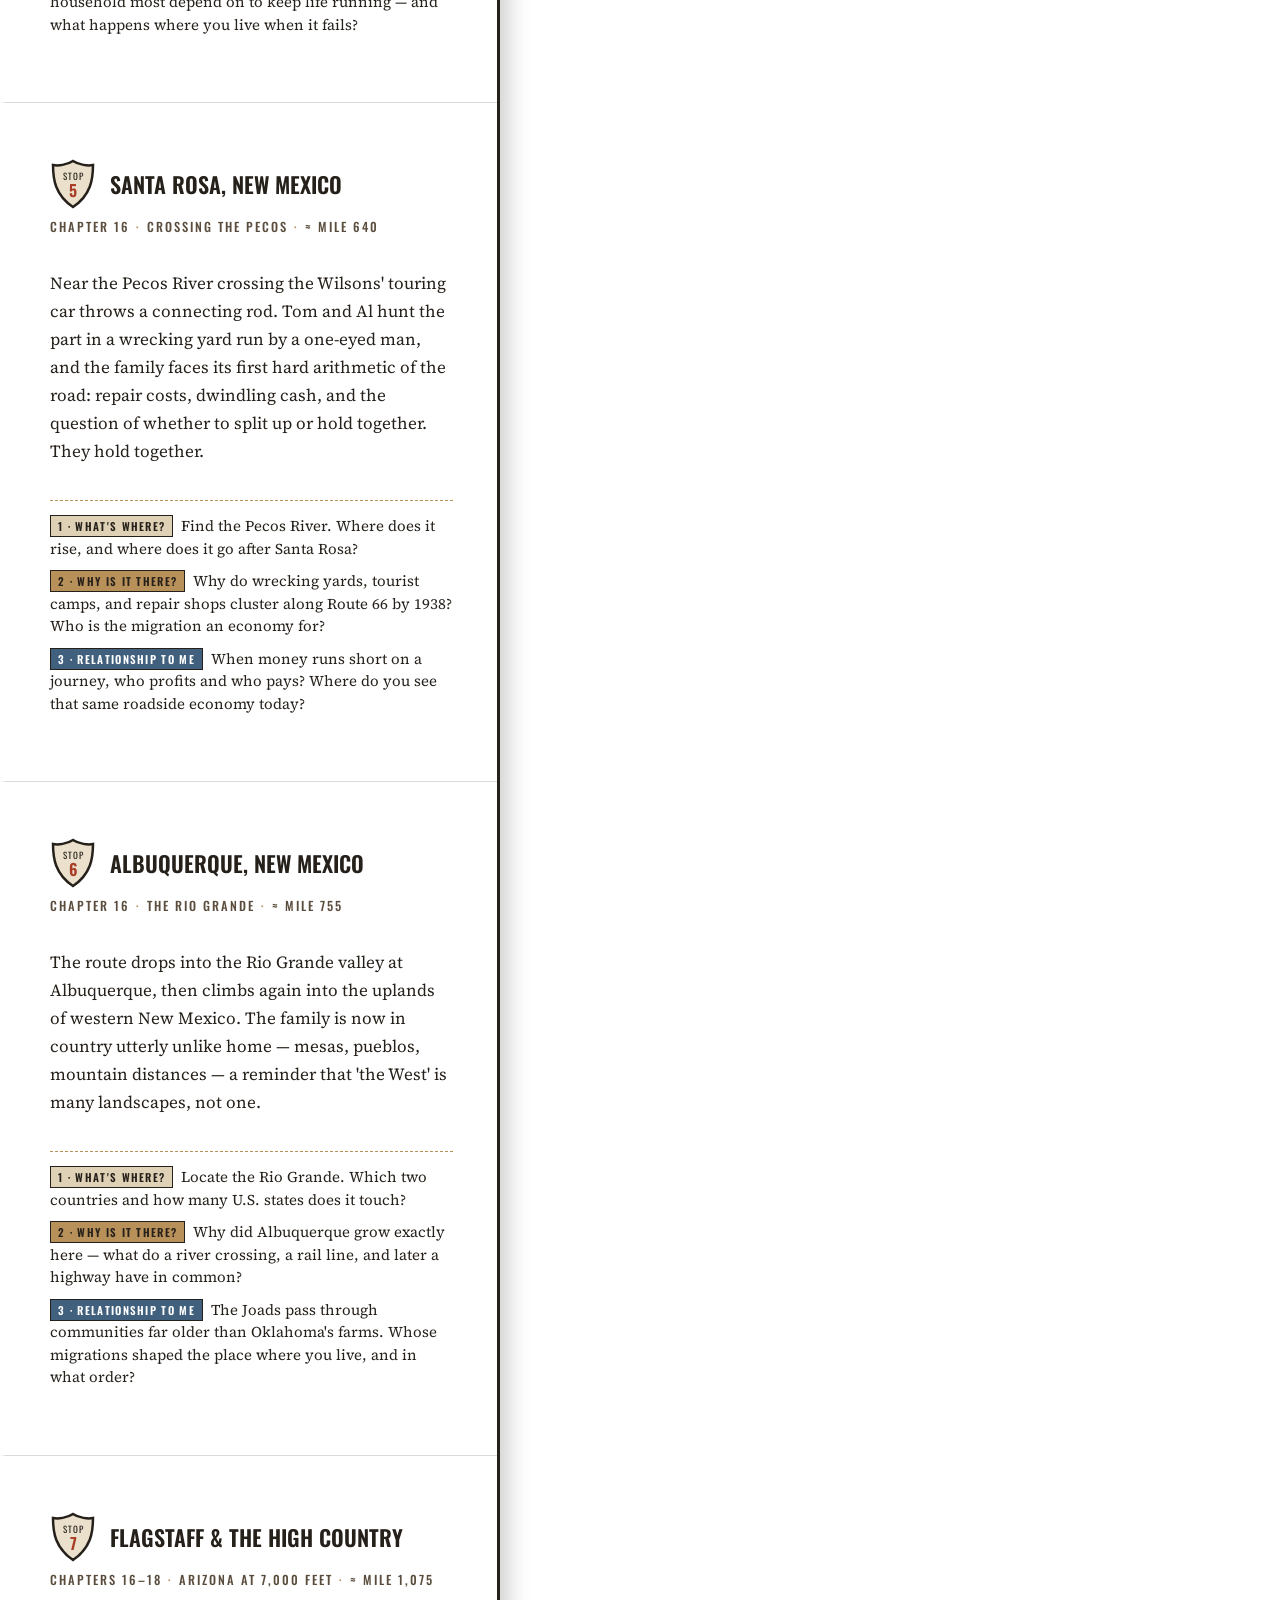
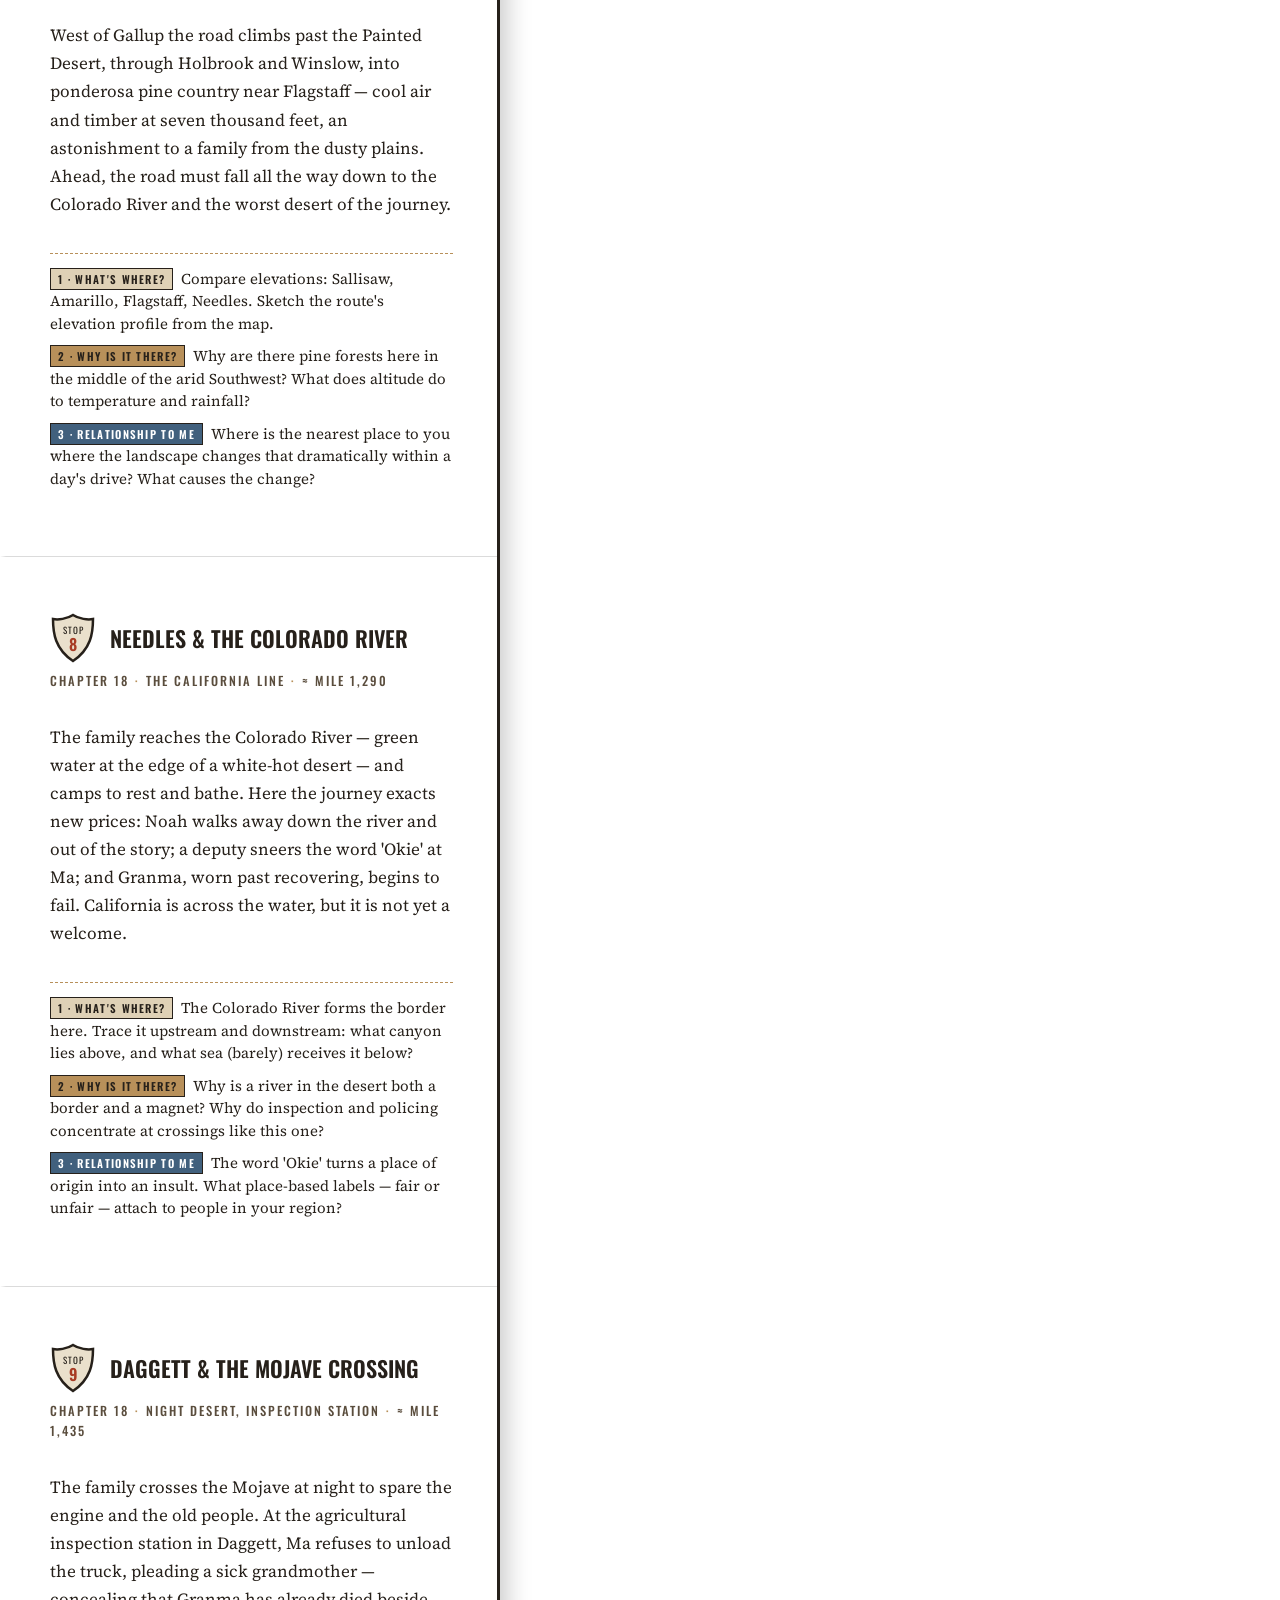
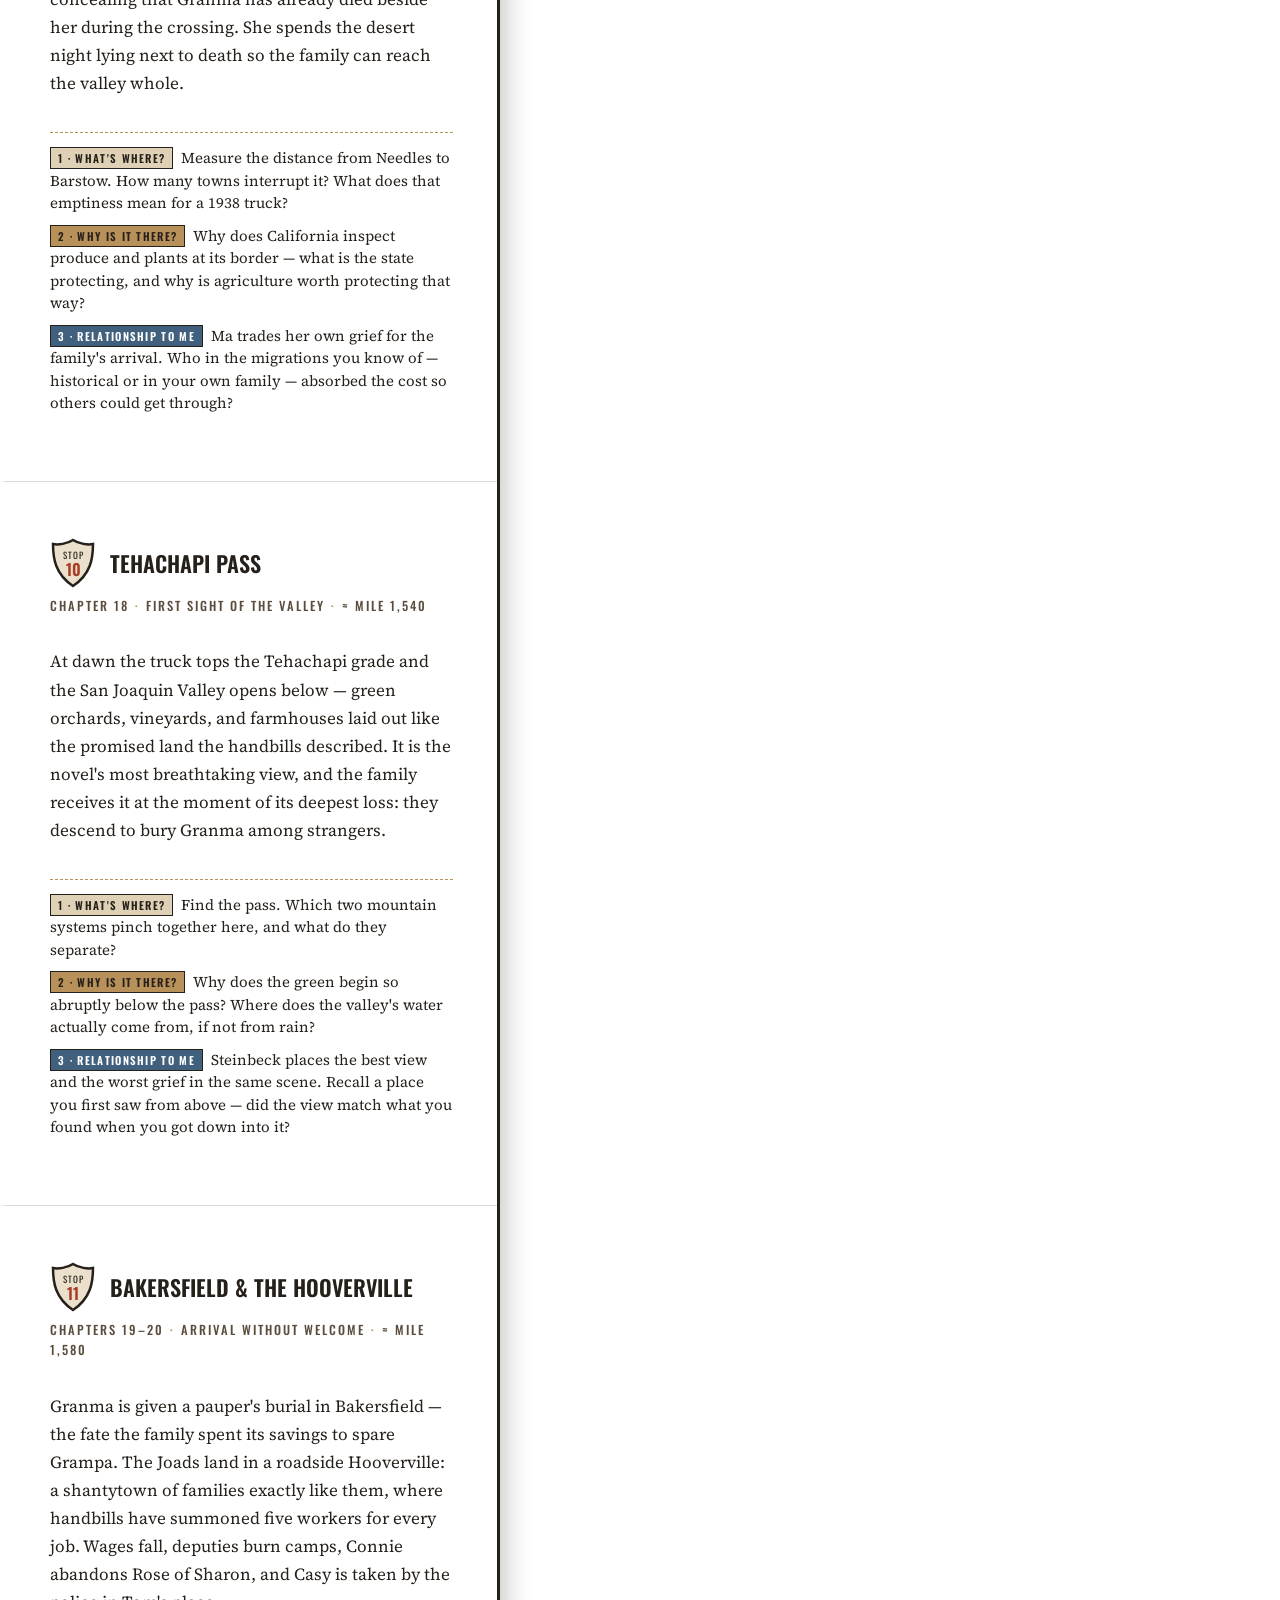
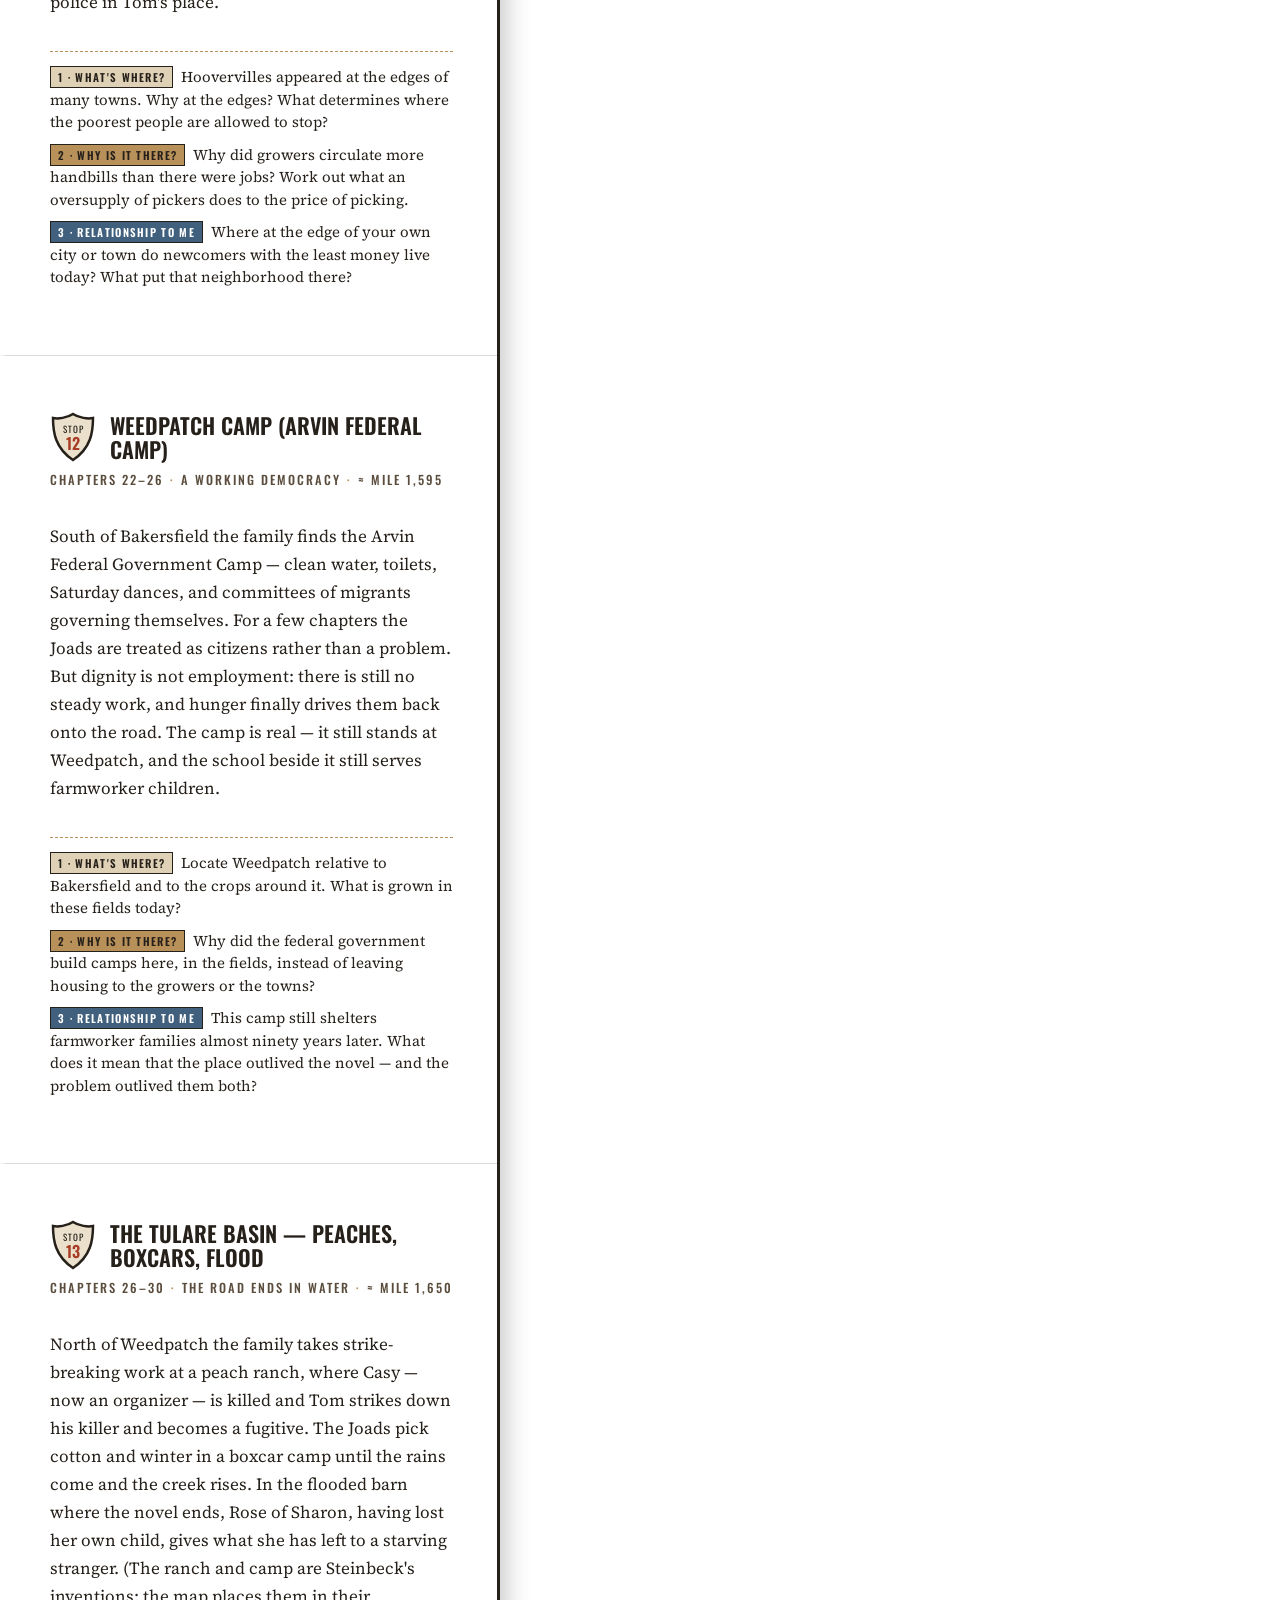
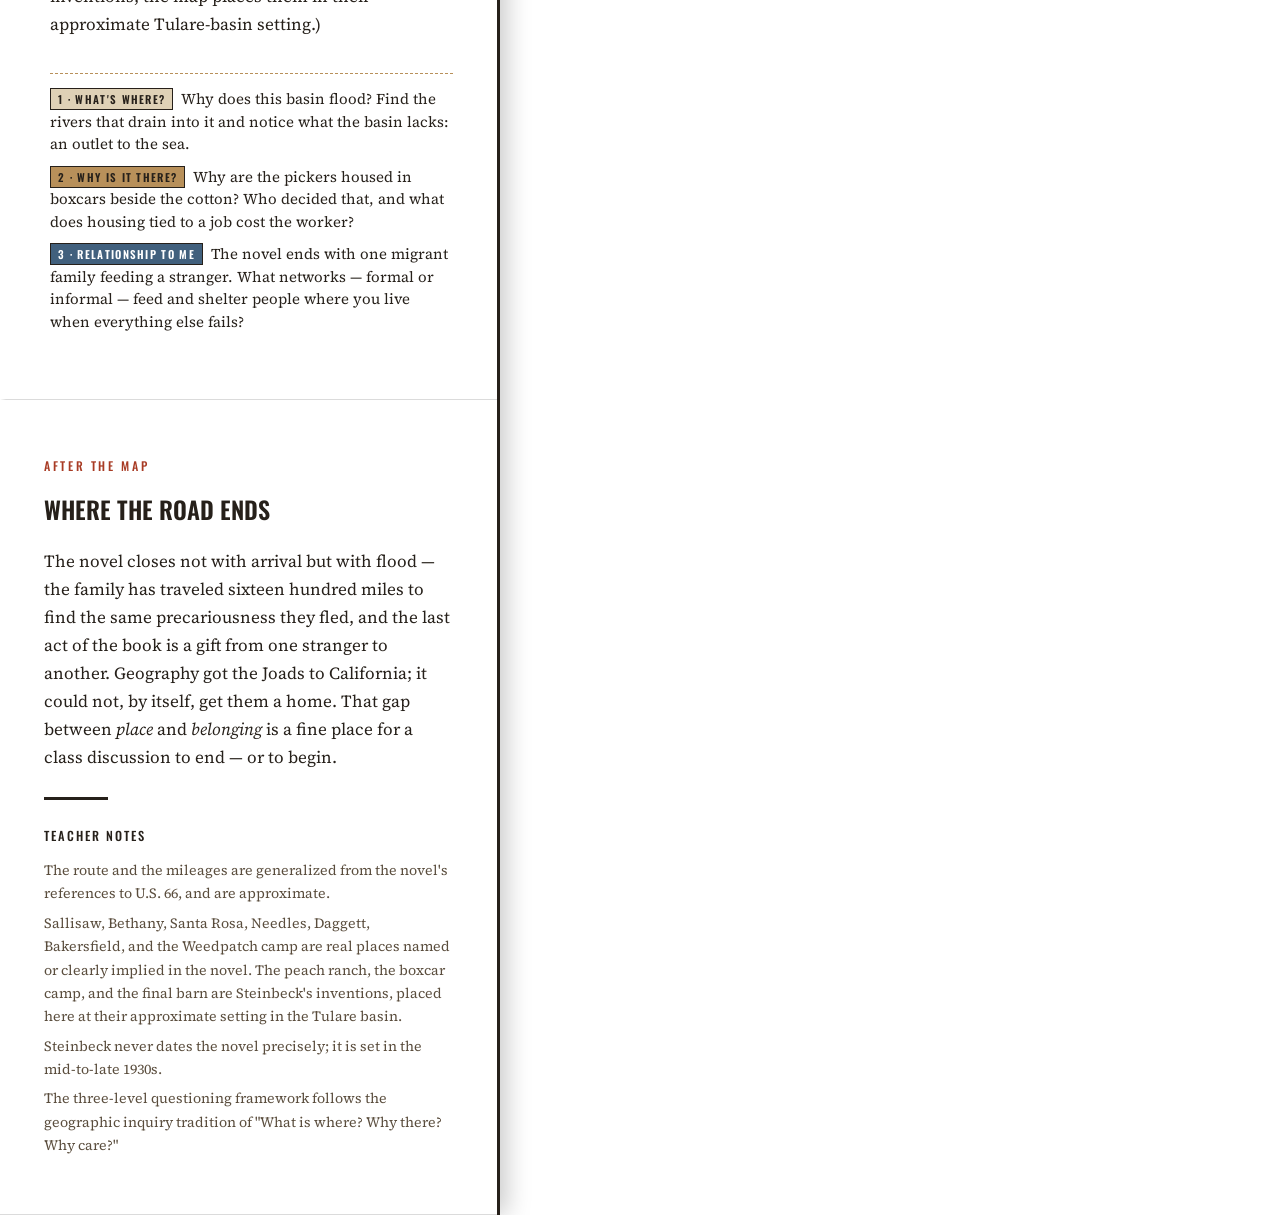
<file: steinbeck-grapes.html>
<!DOCTYPE html>
<html lang="en">
<head>
<meta charset="utf-8" />
<meta name="viewport" content="width=device-width, initial-scale=1" />
<title>The Road West — Mapping The Grapes of Wrath</title>
<meta name="description" content="An interactive map study of the Joad family's journey in John Steinbeck's The Grapes of Wrath, with a three-level geographic questioning strategy for teachers." />

<link rel="stylesheet" href="https://js.arcgis.com/4.30/esri/themes/light/main.css" />

<link rel="preconnect" href="https://fonts.googleapis.com" />
<link rel="preconnect" href="https://fonts.gstatic.com" crossorigin />
<link href="https://fonts.googleapis.com/css2?family=Oswald:wght@400;500;600&family=Source+Serif+4:ital,opsz,wght@0,8..60,400;0,8..60,600;1,8..60,400&display=swap" rel="stylesheet" />

<!-- Shared stylesheet for every book in the series -->
<link rel="stylesheet" href="storymap.css?v=6" />

<!-- Per-book theme. The defaults in storymap.css are already tuned to this
     novel, so nothing is overridden here. For another book, paste one of the
     theme recipes from the bottom of storymap.css into this block. -->
<style>
  /* :root { --accent: #A83B24; } */
</style>
</head>
<body>

<div id="map-wrap">
  <div id="viewDiv"></div>
  <div id="mapmsg" role="status"></div>
</div>

<button id="panelToggle" class="ctrl" type="button" aria-pressed="false">Hide text</button>
<button id="fitBtn" class="ctrl" type="button">Fit whole route</button>

<div id="stepper" role="group" aria-label="Move through the stops">
  <button id="prevBtn" class="ctrl" type="button" aria-label="Previous stop">◀</button>
  <span id="stepCount">Stop 1 of 13</span>
  <button id="nextBtn" class="ctrl" type="button" aria-label="Next stop">▶</button>
</div>

<div id="odometer" aria-live="polite"><span class="mi">U.S. 66</span> · SALLISAW → THE SAN JOAQUIN</div>

<main id="panel">

  <header class="section" id="intro">
    <p class="eyebrow"><a href="index.html" title="Back to the Storygrounds library">Storygrounds: Place-based reading</a></p>
    <h1>The Road West</h1>
    <p class="subtitle">Mapping the Joad family's journey in John Steinbeck's <em>The Grapes of Wrath</em> (1939)</p>
    <hr class="rule" />
    <p>In the spring of an unnamed Depression year, the Joad family is tractored off their farm near
    Sallisaw, Oklahoma. They load three generations onto a used Hudson truck and join thousands of
    other families on U.S. Route 66, bound for the promise of work in California — roughly
    1,650 miles away.</p>
    <p>Scroll down. As you read, the map follows the family west, and the red line of the highway
    draws itself stop by stop. Click any marker on the map to jump to that stop in the story.</p>
    <p><strong>Projecting for a class?</strong> Choose <em>Hide text</em> at the top of the map to give the map
    the whole screen, then step through the stops with the arrows at the bottom.</p>
  </header>

  <section class="section" id="framework">
    <p class="eyebrow">For the Teacher</p>
    <h2>Three Levels of Geographic Questioning</h2>
    <p>Each stop below carries one question from each level, and the banks here hold more.
    Check the questions you want, then copy your selection for a handout, discussion guide, or exit ticket.
    The sequence moves students from <em>location</em> to <em>explanation</em> to <em>meaning</em> — in the spirit of
    the geographer's ladder: <em>what is where, why there, and why care?</em></p>

    <details class="qgroup" open>
      <summary><span class="q-tag">1</span> What's where?</summary>
      <div class="q-body">
        <p class="q-intro">Location, description, and spatial vocabulary — reading the map itself.</p>
        <ul class="q-list">
          <li><input type="checkbox" id="q1a" data-g="1" /><label for="q1a">Which states does the Joad family cross between Sallisaw and the San Joaquin Valley? List them in the order traveled.</label></li>
          <li><input type="checkbox" id="q1b" data-g="1" /><label for="q1b">Name the three major rivers the family crosses and locate each on the map.</label></li>
          <li><input type="checkbox" id="q1c" data-g="1" /><label for="q1c">Using the map's scale, estimate the distance from Sallisaw to Bakersfield. How far apart are the towns along the desert stretches compared with Oklahoma?</label></li>
          <li><input type="checkbox" id="q1d" data-g="1" /><label for="q1d">Where does the land rise and fall along the route? Find the highest stop and the lowest, and describe the landform regions in between.</label></li>
          <li><input type="checkbox" id="q1e" data-g="1" /><label for="q1e">Where is Weedpatch Camp relative to Bakersfield? Which direction and about how far?</label></li>
          <li><input type="checkbox" id="q1f" data-g="1" /><label for="q1f">Which stops sit in humid country, which in semi-arid, and which in true desert?</label></li>
        </ul>
      </div>
    </details>

    <details class="qgroup">
      <summary><span class="q-tag">2</span> Why is it there?</summary>
      <div class="q-body">
        <p class="q-intro">Spatial reasoning — the processes that put things in their places.</p>
        <ul class="q-list">
          <li><input type="checkbox" id="q2a" data-g="2" /><label for="q2a">Why did the Dust Bowl strike the southern Great Plains in particular? Connect climate, soils, the plow-up of grassland, and 1930s drought.</label></li>
          <li><input type="checkbox" id="q2b" data-g="2" /><label for="q2b">Why does Route 66 follow this particular corridor west — what do terrain, water, railroad lines, and existing towns have to do with where a highway goes?</label></li>
          <li><input type="checkbox" id="q2c" data-g="2" /><label for="q2c">Why is California's Central Valley one of the most productive farm regions on Earth? What roles do mountains, snowmelt, irrigation, and growing season play?</label></li>
          <li><input type="checkbox" id="q2d" data-g="2" /><label for="q2d">Why do the Joads cross the Mojave Desert at night? What does that choice tell you about vehicles, water, and heat in 1938?</label></li>
          <li><input type="checkbox" id="q2e" data-g="2" /><label for="q2e">Why was a federal migrant camp placed at Weedpatch, in the far southern San Joaquin Valley, rather than in Los Angeles or San Francisco?</label></li>
          <li><input type="checkbox" id="q2f" data-g="2" /><label for="q2f">Why do inspection stations appear at the California border and at Daggett? Who wanted them there, and what were they meant to control?</label></li>
        </ul>
      </div>
    </details>

    <details class="qgroup">
      <summary><span class="q-tag">3</span> What's the larger relationship — and the relationship to me?</summary>
      <div class="q-body">
        <p class="q-intro">Connection, comparison, and personal geography — why care?</p>
        <ul class="q-list">
          <li><input type="checkbox" id="q3a" data-g="3" /><label for="q3a">Compare the Joads' migration with another American migration — the Great Migration, the Trail of Tears, or migration into your own community today. What pushes people out, and what pulls them somewhere else?</label></li>
          <li><input type="checkbox" id="q3b" data-g="3" /><label for="q3b">Map your own family's road: what routes did the people who raised you travel to get where you live now, and why?</label></li>
          <li><input type="checkbox" id="q3c" data-g="3" /><label for="q3c">Trace one item from your last meal back to where it was grown. Does any of your food come from the same valley the Joads were trying to reach?</label></li>
          <li><input type="checkbox" id="q3d" data-g="3" /><label for="q3d">Where in the world today are drought, flood, or heat pushing people to move? How are those journeys like and unlike the Joads'?</label></li>
          <li><input type="checkbox" id="q3e" data-g="3" /><label for="q3e">Weedpatch Camp still stands, and the school beside it still serves farmworker families. What does that continuity suggest about how much has changed since 1939?</label></li>
          <li><input type="checkbox" id="q3f" data-g="3" /><label for="q3f">The word "Okie" was used on this road as an insult. What labels get attached to newcomers where you live, and what work do those labels do?</label></li>
        </ul>
      </div>
    </details>

    <button id="copyBtn" type="button">Copy selected questions</button><span id="copyMsg" role="status"></span>
  </section>

  <div id="stops"></div>

  <section class="section foot" id="closing">
    <p class="eyebrow">After the Map</p>
    <h2>Where the Road Ends</h2>
    <p>The novel closes not with arrival but with flood — the family has traveled sixteen hundred
    miles to find the same precariousness they fled, and the last act of the book is a gift from
    one stranger to another. Geography got the Joads to California; it could not, by itself,
    get them a home. That gap between <em>place</em> and <em>belonging</em> is a fine place for a
    class discussion to end — or to begin.</p>
    <hr class="rule" />
    <p class="smallcaps">Teacher notes</p>
    <small>The route and the mileages are generalized from the novel's references to U.S. 66, and are approximate.</small>
    <small>Sallisaw, Bethany, Santa Rosa, Needles, Daggett, Bakersfield, and the Weedpatch camp are real places named or clearly implied in the novel. The peach ranch, the boxcar camp, and the final barn are Steinbeck's inventions, placed here at their approximate setting in the Tulare basin.</small>
    <small>Steinbeck never dates the novel precisely; it is set in the mid-to-late 1930s.</small>
    <small>The three-level questioning framework follows the geographic inquiry tradition of "What is where? Why there? Why care?"</small>
  </section>
</main>


<!-- ===================================================================
     PART 1 — Content and reading panel. No dependencies.
     Everything here renders whether or not the map is available.
     =================================================================== -->
<script>
/* Optional map key. Leave blank for the free basemap; see the README. */
/* ---------------------------------------------------------------------
   THE MAP BENEATH THE STORY
   Terrain, with place labels. This story is a road trip through named
   towns — Sallisaw, Amarillo, Needles, Bakersfield — so learners need
   the names. The relief matters too: it is what makes the Panhandle,
   the Mojave, and Tehachapi Pass legible at a glance.
   --------------------------------------------------------------------- */
var CONFIG = {
  terrainUrl: "https://services.arcgisonline.com/ArcGIS/rest/services/World_Terrain_Base/MapServer",
  labelsUrl:  "https://services.arcgisonline.com/ArcGIS/rest/services/Reference/World_Reference_Overlay/MapServer"
};

var PATH = [
  [-94.787,35.460],[-95.523,35.470],[-95.981,35.440],[-96.680,35.470],
  [-97.516,35.468],[-97.632,35.505],[-97.955,35.532],[-98.967,35.509],
  [-99.404,35.412],[-100.249,35.214],[-101.831,35.199],[-102.428,35.243],
  [-103.725,35.172],[-104.682,34.939],[-105.669,35.007],[-106.650,35.084],
  [-107.851,35.147],[-108.743,35.528],[-110.158,34.902],[-110.697,35.024],
  [-111.651,35.198],[-112.874,35.326],[-114.053,35.189],[-114.614,34.848],
  [-116.161,34.721],[-116.889,34.864],[-117.017,34.896],[-118.174,35.053],
  [-118.549,35.132],[-119.019,35.373],[-118.914,35.239],[-119.292,35.968]
];

var STOPS = [
{ pi:0, zoom:11, miles:0, name:"Sallisaw, Oklahoma", region:"Sequoyah County", ch:"Chapters 1–10",
  text:"Home — and the loss of it. Drought and dust have broken the tenant farms, and a tractor has put the Joads off land their family worked for generations. Tom returns from McAlester prison to find the house shoved off its foundation. The family sells what it can, buys a secondhand Hudson converted into a truck, and studies a handbill promising work picking fruit in California.",
  q1:"Locate Sallisaw. Which part of Oklahoma is it in, and how close is it to the true Dust Bowl core in the Panhandle?",
  q2:"Why were tenant farmers — rather than landowners — the first people forced off this land when drought and banks squeezed the cotton economy?",
  q3:"What would make your family leave home? List three pushes and three pulls, then compare them with the Joads'." },
{ pi:4, zoom:10, miles:200, name:"Oklahoma City", region:"Joining Route 66", ch:"Chapters 12–13",
  text:"At Oklahoma City the family truck merges into the great migrant stream. Steinbeck pauses the Joads' story in Chapter 12 to describe Highway 66 itself — the 'mother road' — as a river of families flowing west, town by town, gas station by gas station, from the Mississippi to Bakersfield.",
  q1:"Trace Route 66 across the map from here to Bakersfield. Which towns does it string together like beads?",
  q2:"Why does a single numbered highway matter so much in 1938? What did U.S. 66 offer a migrant family that back roads could not?",
  q3:"What is the 'mother road' of your own life — the route your family uses to reach work, family, or safety? What flows along it?" },
{ pi:5, zoom:11, miles:210, name:"Bethany, Oklahoma", region:"First night on the road", ch:"Chapter 13",
  text:"Just west of Oklahoma City the Joads camp beside Ivy and Sairy Wilson, strangers who become road-family. That night Grampa — who had to be drugged to leave the farm at all — suffers a stroke and dies. The family buries him beside the road with a note in a jar, because a pauper's funeral would cost money they need for gasoline.",
  q1:"How far did the family travel on day one? Measure Sallisaw to Bethany along the route.",
  q2:"Why does leaving the land kill Grampa, in the logic of the novel? What is Steinbeck saying about the bond between people and place?",
  q3:"Is there a place whose loss would wound someone in your family the way leaving Sallisaw wounds Grampa? Where is it?" },
{ pi:10, zoom:9, miles:470, name:"Amarillo & the Texas Panhandle", region:"Crossing the Llano Estacado", ch:"Chapters 13 & 16",
  text:"The road runs straight and shadeless across the high, flat Panhandle — the Llano Estacado. Heat, wind, and distance wear on the truck, which has become the family's whole world: home, lifeboat, and largest asset rolled into one overloaded machine.",
  q1:"Describe the terrain around Amarillo using the map. What natural features are missing here that were present in eastern Oklahoma?",
  q2:"Why is this land flat, dry, and nearly treeless? What does elevation and rain-shadow geography have to do with it?",
  q3:"The truck is the family's most valuable possession. What single object does your household most depend on to keep life running — and what happens where you live when it fails?" },
{ pi:13, zoom:10, miles:640, name:"Santa Rosa, New Mexico", region:"Crossing the Pecos", ch:"Chapter 16",
  text:"Near the Pecos River crossing the Wilsons' touring car throws a connecting rod. Tom and Al hunt the part in a wrecking yard run by a one-eyed man, and the family faces its first hard arithmetic of the road: repair costs, dwindling cash, and the question of whether to split up or hold together. They hold together.",
  q1:"Find the Pecos River. Where does it rise, and where does it go after Santa Rosa?",
  q2:"Why do wrecking yards, tourist camps, and repair shops cluster along Route 66 by 1938? Who is the migration an economy for?",
  q3:"When money runs short on a journey, who profits and who pays? Where do you see that same roadside economy today?" },
{ pi:15, zoom:10, miles:755, name:"Albuquerque, New Mexico", region:"The Rio Grande", ch:"Chapter 16",
  text:"The route drops into the Rio Grande valley at Albuquerque, then climbs again into the uplands of western New Mexico. The family is now in country utterly unlike home — mesas, pueblos, mountain distances — a reminder that 'the West' is many landscapes, not one.",
  q1:"Locate the Rio Grande. Which two countries and how many U.S. states does it touch?",
  q2:"Why did Albuquerque grow exactly here — what do a river crossing, a rail line, and later a highway have in common?",
  q3:"The Joads pass through communities far older than Oklahoma's farms. Whose migrations shaped the place where you live, and in what order?" },
{ pi:20, zoom:9, miles:1075, name:"Flagstaff & the High Country", region:"Arizona at 7,000 feet", ch:"Chapters 16–18",
  text:"West of Gallup the road climbs past the Painted Desert, through Holbrook and Winslow, into ponderosa pine country near Flagstaff — cool air and timber at seven thousand feet, an astonishment to a family from the dusty plains. Ahead, the road must fall all the way down to the Colorado River and the worst desert of the journey.",
  q1:"Compare elevations: Sallisaw, Amarillo, Flagstaff, Needles. Sketch the route's elevation profile from the map.",
  q2:"Why are there pine forests here in the middle of the arid Southwest? What does altitude do to temperature and rainfall?",
  q3:"Where is the nearest place to you where the landscape changes that dramatically within a day's drive? What causes the change?" },
{ pi:23, zoom:10, miles:1290, name:"Needles & the Colorado River", region:"The California line", ch:"Chapter 18",
  text:"The family reaches the Colorado River — green water at the edge of a white-hot desert — and camps to rest and bathe. Here the journey exacts new prices: Noah walks away down the river and out of the story; a deputy sneers the word 'Okie' at Ma; and Granma, worn past recovering, begins to fail. California is across the water, but it is not yet a welcome.",
  q1:"The Colorado River forms the border here. Trace it upstream and downstream: what canyon lies above, and what sea (barely) receives it below?",
  q2:"Why is a river in the desert both a border and a magnet? Why do inspection and policing concentrate at crossings like this one?",
  q3:"The word 'Okie' turns a place of origin into an insult. What place-based labels — fair or unfair — attach to people in your region?" },
{ pi:25, zoom:9, miles:1435, name:"Daggett & the Mojave Crossing", region:"Night desert, inspection station", ch:"Chapter 18",
  text:"The family crosses the Mojave at night to spare the engine and the old people. At the agricultural inspection station in Daggett, Ma refuses to unload the truck, pleading a sick grandmother — concealing that Granma has already died beside her during the crossing. She spends the desert night lying next to death so the family can reach the valley whole.",
  q1:"Measure the distance from Needles to Barstow. How many towns interrupt it? What does that emptiness mean for a 1938 truck?",
  q2:"Why does California inspect produce and plants at its border — what is the state protecting, and why is agriculture worth protecting that way?",
  q3:"Ma trades her own grief for the family's arrival. Who in the migrations you know of — historical or in your own family — absorbed the cost so others could get through?" },
{ pi:28, zoom:10, miles:1540, name:"Tehachapi Pass", region:"First sight of the valley", ch:"Chapter 18",
  text:"At dawn the truck tops the Tehachapi grade and the San Joaquin Valley opens below — green orchards, vineyards, and farmhouses laid out like the promised land the handbills described. It is the novel's most breathtaking view, and the family receives it at the moment of its deepest loss: they descend to bury Granma among strangers.",
  q1:"Find the pass. Which two mountain systems pinch together here, and what do they separate?",
  q2:"Why does the green begin so abruptly below the pass? Where does the valley's water actually come from, if not from rain?",
  q3:"Steinbeck places the best view and the worst grief in the same scene. Recall a place you first saw from above — did the view match what you found when you got down into it?" },
{ pi:29, zoom:10, miles:1580, name:"Bakersfield & the Hooverville", region:"Arrival without welcome", ch:"Chapters 19–20",
  text:"Granma is given a pauper's burial in Bakersfield — the fate the family spent its savings to spare Grampa. The Joads land in a roadside Hooverville: a shantytown of families exactly like them, where handbills have summoned five workers for every job. Wages fall, deputies burn camps, Connie abandons Rose of Sharon, and Casy is taken by the police in Tom's place.",
  q1:"Hoovervilles appeared at the edges of many towns. Why at the edges? What determines where the poorest people are allowed to stop?",
  q2:"Why did growers circulate more handbills than there were jobs? Work out what an oversupply of pickers does to the price of picking.",
  q3:"Where at the edge of your own city or town do newcomers with the least money live today? What put that neighborhood there?" },
{ pi:30, zoom:12, miles:1595, name:"Weedpatch Camp (Arvin Federal Camp)", region:"A working democracy", ch:"Chapters 22–26",
  text:"South of Bakersfield the family finds the Arvin Federal Government Camp — clean water, toilets, Saturday dances, and committees of migrants governing themselves. For a few chapters the Joads are treated as citizens rather than a problem. But dignity is not employment: there is still no steady work, and hunger finally drives them back onto the road. The camp is real — it still stands at Weedpatch, and the school beside it still serves farmworker children.",
  q1:"Locate Weedpatch relative to Bakersfield and to the crops around it. What is grown in these fields today?",
  q2:"Why did the federal government build camps here, in the fields, instead of leaving housing to the growers or the towns?",
  q3:"This camp still shelters farmworker families almost ninety years later. What does it mean that the place outlived the novel — and the problem outlived them both?" },
{ pi:31, zoom:10, miles:1650, name:"The Tulare Basin — Peaches, Boxcars, Flood", region:"The road ends in water", ch:"Chapters 26–30",
  text:"North of Weedpatch the family takes strike-breaking work at a peach ranch, where Casy — now an organizer — is killed and Tom strikes down his killer and becomes a fugitive. The Joads pick cotton and winter in a boxcar camp until the rains come and the creek rises. In the flooded barn where the novel ends, Rose of Sharon, having lost her own child, gives what she has left to a starving stranger. (The ranch and camp are Steinbeck's inventions; the map places them in their approximate Tulare-basin setting.)",
  q1:"Why does this basin flood? Find the rivers that drain into it and notice what the basin lacks: an outlet to the sea.",
  q2:"Why are the pickers housed in boxcars beside the cotton? Who decided that, and what does housing tied to a job cost the worker?",
  q3:"The novel ends with one migrant family feeding a stranger. What networks — formal or informal — feed and shelter people where you live when everything else fails?" }
];

var prefersReduced = window.matchMedia("(prefers-reduced-motion: reduce)").matches;

/* ---- Build the stop cards ---- */
function shieldSVG(n){
  return '<svg class="shield" viewBox="0 0 46 50" role="img" aria-label="Stop ' + n + '">' +
    '<path d="M23 2 C17 6 8 7 3 6 C3 20 5 36 23 48 C41 36 43 20 43 6 C38 7 29 6 23 2 Z" fill="#EAE0CC" stroke="#26201A" stroke-width="2.5"/>' +
    '<text x="23" y="21" text-anchor="middle" font-size="9" font-family="Oswald, Arial" fill="#26201A" letter-spacing="1">STOP</text>' +
    '<text x="23" y="38" text-anchor="middle" font-size="16" font-family="Oswald, Arial" font-weight="600" fill="#A83B24">' + n + '</text>' +
    '</svg>';
}
(function buildStops(){
  var host = document.getElementById("stops");
  for (var i = 0; i < STOPS.length; i++) {
    var s = STOPS[i];
    var sec = document.createElement("section");
    sec.className = "section stop";
    sec.id = "stop-" + i;
    sec.setAttribute("data-stop", String(i));
    sec.innerHTML =
      '<div class="stop-head">' + shieldSVG(i + 1) + '<h3>' + s.name + '</h3></div>' +
      '<p class="meta smallcaps">' + s.ch + '<span class="sep">·</span>' + s.region +
        '<span class="sep">·</span>≈ mile ' + s.miles.toLocaleString() + '</p>' +
      '<p>' + s.text + '</p>' +
      '<div class="stop-qs">' +
        '<p><span class="lbl g1">1 · What\'s where?</span>' + s.q1 + '</p>' +
        '<p><span class="lbl g2">2 · Why is it there?</span>' + s.q2 + '</p>' +
        '<p><span class="lbl g3">3 · Relationship to me</span>' + s.q3 + '</p>' +
      '</div>';
    host.appendChild(sec);
  }
})();

/* ---- Copy selected questions ---- */
document.getElementById("copyBtn").addEventListener("click", function(){
  var groups = { 1:"WHAT'S WHERE?", 2:"WHY IS IT THERE?", 3:"WHAT'S THE LARGER RELATIONSHIP — AND THE RELATIONSHIP TO ME?" };
  var picked = { 1:[], 2:[], 3:[] };
  var boxes = document.querySelectorAll('.q-list input[type=checkbox]:checked');
  for (var i = 0; i < boxes.length; i++) {
    var lab = document.querySelector('label[for="' + boxes[i].id + '"]');
    picked[boxes[i].getAttribute("data-g")].push(lab.textContent.trim());
  }
  var out = "GEOGRAPHIC QUESTIONS — THE GRAPES OF WRATH\n\n", count = 0, gs = [1,2,3];
  for (var g = 0; g < gs.length; g++) {
    var key = gs[g];
    if (!picked[key].length) continue;
    out += groups[key] + "\n";
    for (var j = 0; j < picked[key].length; j++) { out += "  " + (j+1) + ". " + picked[key][j] + "\n"; count++; }
    out += "\n";
  }
  var msg = document.getElementById("copyMsg");
  if (!count) { msg.textContent = "Check at least one question first."; return; }
  var text = out.trim();
  if (navigator.clipboard && navigator.clipboard.writeText) {
    navigator.clipboard.writeText(text).then(function(){
      msg.textContent = "Copied " + count + " question" + (count > 1 ? "s" : "") + ".";
    }).catch(function(){ fallbackCopy(text, msg, count); });
  } else {
    fallbackCopy(text, msg, count);
  }
});
function fallbackCopy(text, msg, count){
  var ta = document.createElement("textarea");
  ta.value = text;
  ta.style.position = "fixed";
  ta.style.left = "-9999px";
  document.body.appendChild(ta);
  ta.select();
  try { document.execCommand("copy"); msg.textContent = "Copied " + count + " question" + (count > 1 ? "s" : "") + "."; }
  catch (e) { msg.textContent = "Couldn't reach the clipboard — select the text and copy it by hand."; }
  document.body.removeChild(ta);
}

/* ---- Message shown only if the map can't load ---- */
function showMapMessage(title, html){
  var box = document.getElementById("mapmsg");
  box.innerHTML = "<h4>" + title + "</h4>" + html;
  box.style.display = "block";
}
</script>

<script src="https://js.arcgis.com/4.30/"></script>

<!-- ===================================================================
     PART 2 — The map. Guarded, so a failure here never takes the
     reading panel down with it.
     =================================================================== -->
<script>
(function initMap(){

  if (location.protocol === "file:") {
    showMapMessage("The map needs to be online",
      "<p>This page was opened straight from a folder on the computer, and the map can't load that way.</p>" +
      "<p>Put the page on the web — or open it through a local web address — and the map will appear. " +
      "Everything else on the page works as it is.</p>");
    return;
  }
  if (typeof require === "undefined") {
    showMapMessage("The map didn't load",
      "<p>The page couldn't reach the mapping service. Check the internet connection, " +
      "turn off any content blocker for this page, and reload.</p>");
    return;
  }

  require([
    "esri/config", "esri/Map", "esri/views/MapView",
    "esri/Basemap", "esri/layers/TileLayer",
    "esri/layers/GraphicsLayer", "esri/Graphic",
    "esri/geometry/Point", "esri/geometry/Polyline"
  ], function(esriConfig, Map, MapView, Basemap, TileLayer,
              GraphicsLayer, Graphic, Point, Polyline){

    /* Terrain, with place names and boundaries riding on top as a
       reference overlay. Needs no key and no account. */
    var terrainWithLabels = new Basemap({
      baseLayers:      [ new TileLayer({ url: CONFIG.terrainUrl }) ],
      referenceLayers: [ new TileLayer({ url: CONFIG.labelsUrl  }) ],
      title: "Terrain with labels",
      id: "terrain-with-labels"
    });

    var map = new Map({ basemap: terrainWithLabels });
    var view = new MapView({
      container: "viewDiv",
      map: map,
      center: [-106.5, 35.2],
      zoom: 5,
      constraints: { snapToZoom: false },
      popup: { dockEnabled: false, defaultPopupTemplateEnabled: false }
    });

    view.when(function(){
      view.ui.move("zoom", "bottom-left");
    }, function(err){
      showMapMessage("The map couldn't start",
        "<p>This browser may not support the graphics the map needs.</p>" +
        "<p>Updating the browser usually fixes it. " + (err && err.message ? err.message : "") + "</p>");
    });

    var routeLayer    = new GraphicsLayer();
    var traveledLayer = new GraphicsLayer();
    var stopLayer     = new GraphicsLayer();
    map.addMany([routeLayer, traveledLayer, stopLayer]);

    routeLayer.add(new Graphic({
      geometry: new Polyline({ paths: [PATH], spatialReference: { wkid: 4326 } }),
      symbol: { type: "simple-line", color: [93,77,58,0.7], width: 2.5, style: "dash" }
    }));

    var traveledGraphic = new Graphic({
      geometry: new Polyline({ paths: [[PATH[0], PATH[0]]], spatialReference: { wkid: 4326 } }),
      symbol: { type: "simple-line", color: [168,59,36,1], width: 4.5, cap: "round", join: "round" }
    });
    traveledLayer.add(traveledGraphic);

    function symbolFor(active){
      return { type: "simple-marker", style: "circle",
        size: active ? 20 : 13,
        color: active ? [168,59,36,1] : [234,224,204,1],
        outline: { color: [38,32,26,1], width: active ? 2.5 : 2 } };
    }
    function labelFor(i, active){
      return { type: "text", text: String(i + 1),
        color: active ? [234,224,204,1] : [38,32,26,1],
        font: { size: active ? 11 : 8, family: "sans-serif", weight: "bold" },
        yoffset: -4 };
    }

    var markerGraphics = [], labelGraphics = [];
    for (var i = 0; i < STOPS.length; i++) {
      var s = STOPS[i];
      var pt = new Point({ longitude: PATH[s.pi][0], latitude: PATH[s.pi][1], spatialReference: { wkid: 4326 } });
      var attrs = { stopIndex: i, name: s.name, ch: s.ch, miles: s.miles };
      markerGraphics.push(new Graphic({
        geometry: pt, attributes: attrs, symbol: symbolFor(false),
        popupTemplate: {
          title: "Stop " + (i + 1) + " · {name}",
          content: "<b>{ch}</b> · about mile {miles} from Sallisaw.<br/><br/>" + s.text
        }
      }));
      labelGraphics.push(new Graphic({ geometry: pt, attributes: attrs, symbol: labelFor(i, false) }));
      stopLayer.addMany([markerGraphics[i], labelGraphics[i]]);
    }

    /* ---------- Shared state ---------- */
    var odometer = document.getElementById("odometer");
    var stepCount = document.getElementById("stepCount");
    var prevBtn = document.getElementById("prevBtn");
    var nextBtn = document.getElementById("nextBtn");
    var activeIndex = -1;

    function activate(i, scrollPanel){
      if (i === activeIndex || i < 0 || i >= STOPS.length) return;
      activeIndex = i;

      var els = document.querySelectorAll(".stop");
      for (var k = 0; k < els.length; k++) {
        if (Number(els[k].getAttribute("data-stop")) === i) els[k].classList.add("active");
        else els[k].classList.remove("active");
      }
      for (var m = 0; m < markerGraphics.length; m++) {
        markerGraphics[m].symbol = symbolFor(m === i);
        labelGraphics[m].symbol = labelFor(m, m === i);
      }

      var s = STOPS[i];
      var driven = PATH.slice(0, s.pi + 1);
      if (driven.length < 2) driven = [PATH[0], PATH[0]];
      traveledGraphic.geometry = new Polyline({ paths: [driven], spatialReference: { wkid: 4326 } });

      var mi = String(s.miles);
      while (mi.length < 4) mi = "0" + mi;
      odometer.innerHTML = '<span class="mi">MILE ' + mi + '</span> · ' + s.name.toUpperCase();

      stepCount.textContent = "Stop " + (i + 1) + " of " + STOPS.length;
      prevBtn.disabled = (i === 0);
      nextBtn.disabled = (i === STOPS.length - 1);

      view.goTo({ center: PATH[s.pi], zoom: s.zoom },
                { duration: prefersReduced ? 0 : 1400, easing: "in-out-cubic" }).catch(function(){});

      if (scrollPanel && !document.body.classList.contains("map-only")) {
        var el = document.getElementById("stop-" + i);
        if (el) el.scrollIntoView({ behavior: prefersReduced ? "auto" : "smooth", block: "center" });
      }
    }

    function fitRoute(){
      activeIndex = -1;
      view.goTo({ center: [-106.5, 35.2], zoom: window.innerWidth < 900 ? 4 : 5 },
                { duration: prefersReduced ? 0 : 1200 }).catch(function(){});
      odometer.innerHTML = '<span class="mi">U.S. 66</span> · SALLISAW → THE SAN JOAQUIN';
      for (var m = 0; m < markerGraphics.length; m++) {
        markerGraphics[m].symbol = symbolFor(false);
        labelGraphics[m].symbol = labelFor(m, false);
      }
      var els = document.querySelectorAll(".stop");
      for (var k = 0; k < els.length; k++) els[k].classList.remove("active");
      stepCount.textContent = "Stop 1 of " + STOPS.length;
      prevBtn.disabled = true;
      nextBtn.disabled = false;
    }
    document.getElementById("fitBtn").addEventListener("click", fitRoute);

    /* ---------- Click a marker to open its stop ---------- */
    view.on("click", function(evt){
      view.hitTest(evt, { include: stopLayer }).then(function(res){
        for (var i = 0; i < res.results.length; i++) {
          var g = res.results[i].graphic;
          if (g && g.attributes && typeof g.attributes.stopIndex === "number") {
            activate(g.attributes.stopIndex, true);
            return;
          }
        }
      });
    });

    /* ---------- Scroll drives the map when the panel is open ---------- */
    var io = null;
    if ("IntersectionObserver" in window) {
      io = new IntersectionObserver(function(entries){
        if (document.body.classList.contains("map-only")) return;
        for (var i = 0; i < entries.length; i++) {
          if (entries[i].isIntersecting) activate(Number(entries[i].target.getAttribute("data-stop")), false);
        }
      }, { rootMargin: "-42% 0px -42% 0px", threshold: 0 });
      var stopEls = document.querySelectorAll(".stop");
      for (var j = 0; j < stopEls.length; j++) io.observe(stopEls[j]);

      var ioIntro = new IntersectionObserver(function(entries){
        if (document.body.classList.contains("map-only")) return;
        for (var i = 0; i < entries.length; i++) if (entries[i].isIntersecting) fitRoute();
      }, { rootMargin: "-30% 0px -60% 0px" });
      ioIntro.observe(document.getElementById("intro"));
    }

    /* ---------- Hide / show the reading panel ---------- */
    var toggle = document.getElementById("panelToggle");
    var savedScroll = 0;

    function setPanel(hidden){
      if (hidden) {
        savedScroll = window.pageYOffset || document.documentElement.scrollTop;
        document.body.classList.add("map-only");
        toggle.textContent = "Show text";
        toggle.setAttribute("aria-pressed", "true");
        if (activeIndex < 0) activate(0, false);   // give the stepper somewhere to start
      } else {
        document.body.classList.remove("map-only");
        toggle.textContent = "Hide text";
        toggle.setAttribute("aria-pressed", "false");
        window.scrollTo(0, savedScroll);           // put the reader back where they were
        if (activeIndex >= 0) {
          var el = document.getElementById("stop-" + activeIndex);
          if (el) el.scrollIntoView({ behavior: "auto", block: "center" });
        }
      }
    }
    toggle.addEventListener("click", function(){
      setPanel(!document.body.classList.contains("map-only"));
    });

    prevBtn.addEventListener("click", function(){ activate(activeIndex - 1, false); });
    nextBtn.addEventListener("click", function(){ activate(activeIndex + 1, false); });

    /* Arrow keys drive the stepper in full-map mode. */
    document.addEventListener("keydown", function(e){
      if (!document.body.classList.contains("map-only")) return;
      if (e.key === "ArrowRight") { activate(activeIndex + 1, false); e.preventDefault(); }
      if (e.key === "ArrowLeft")  { activate(activeIndex - 1, false); e.preventDefault(); }
      if (e.key === "Escape")     { setPanel(false); }
    });

    prevBtn.disabled = true;

  }, function(err){
    showMapMessage("The map didn't load",
      "<p>Part of the mapping service couldn't be reached. Check the connection and reload.</p>");
  });
})();
</script>
</body>
</html>
</file>
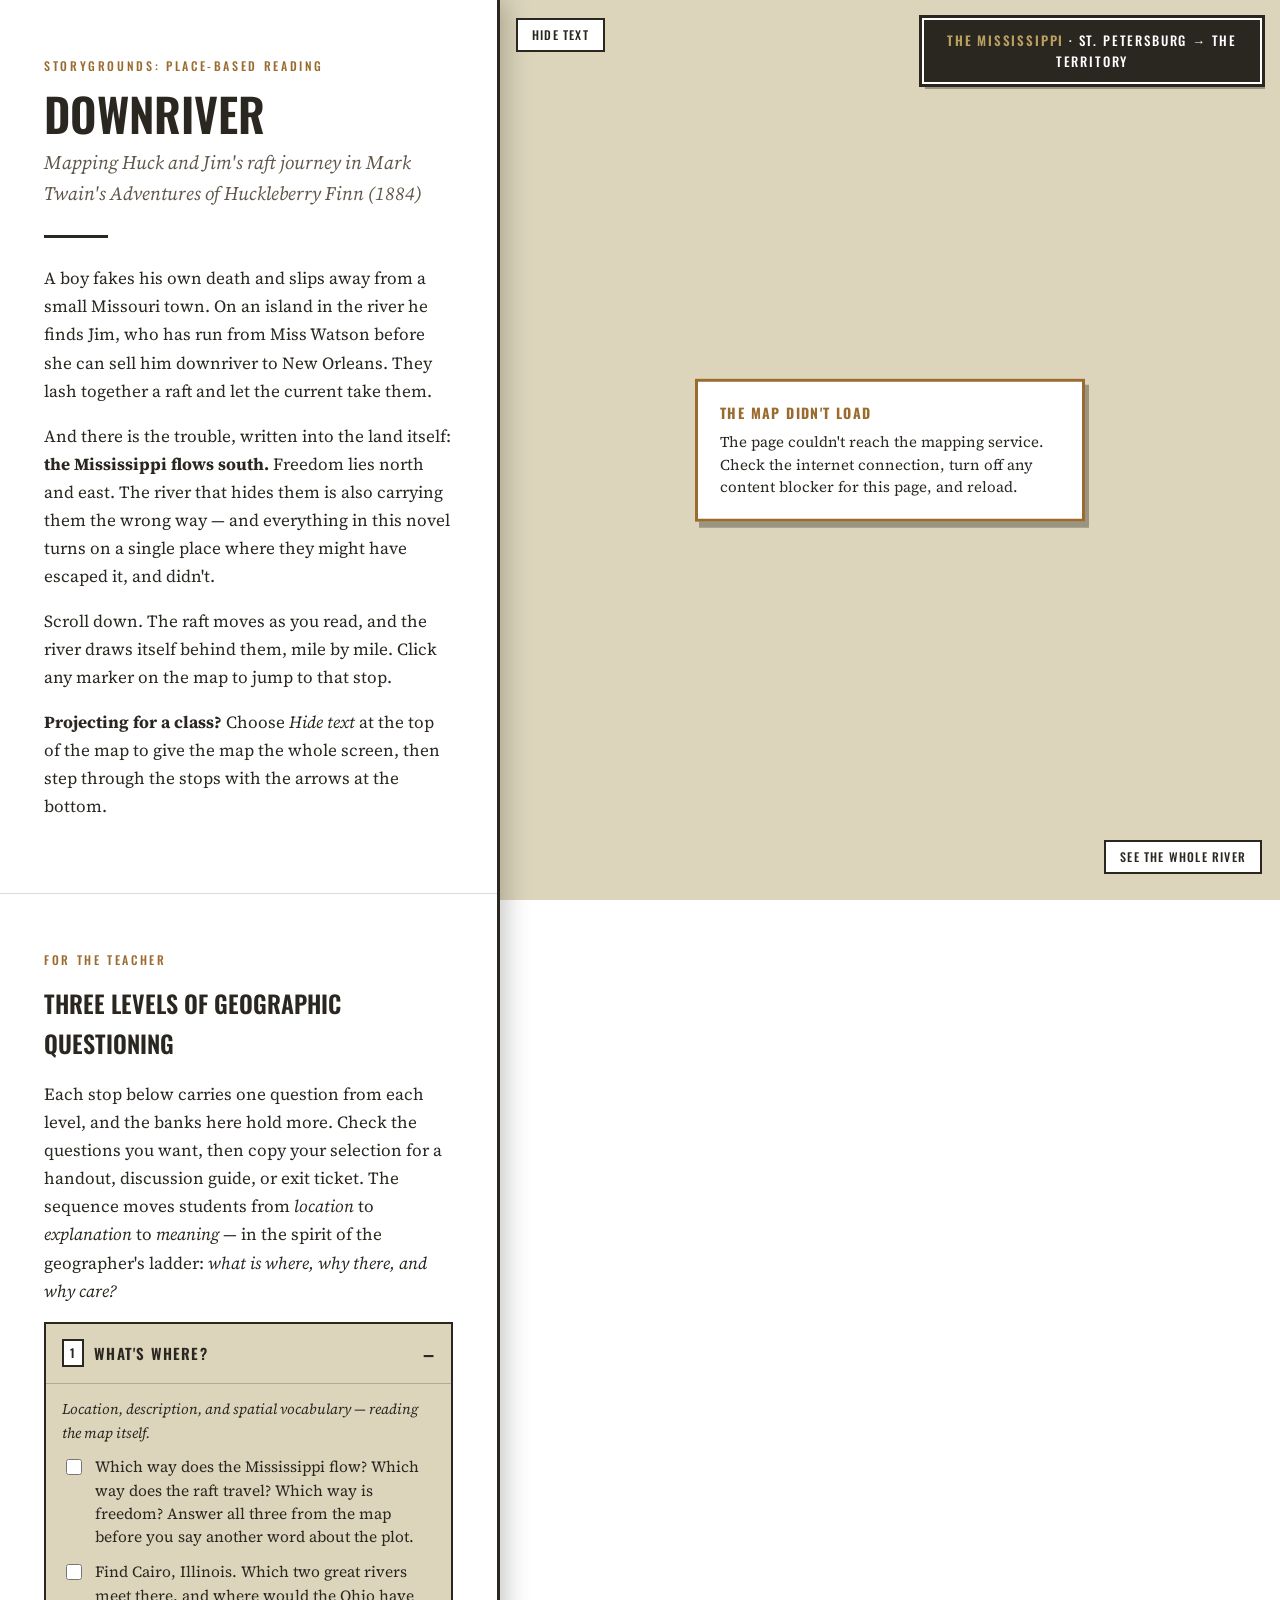
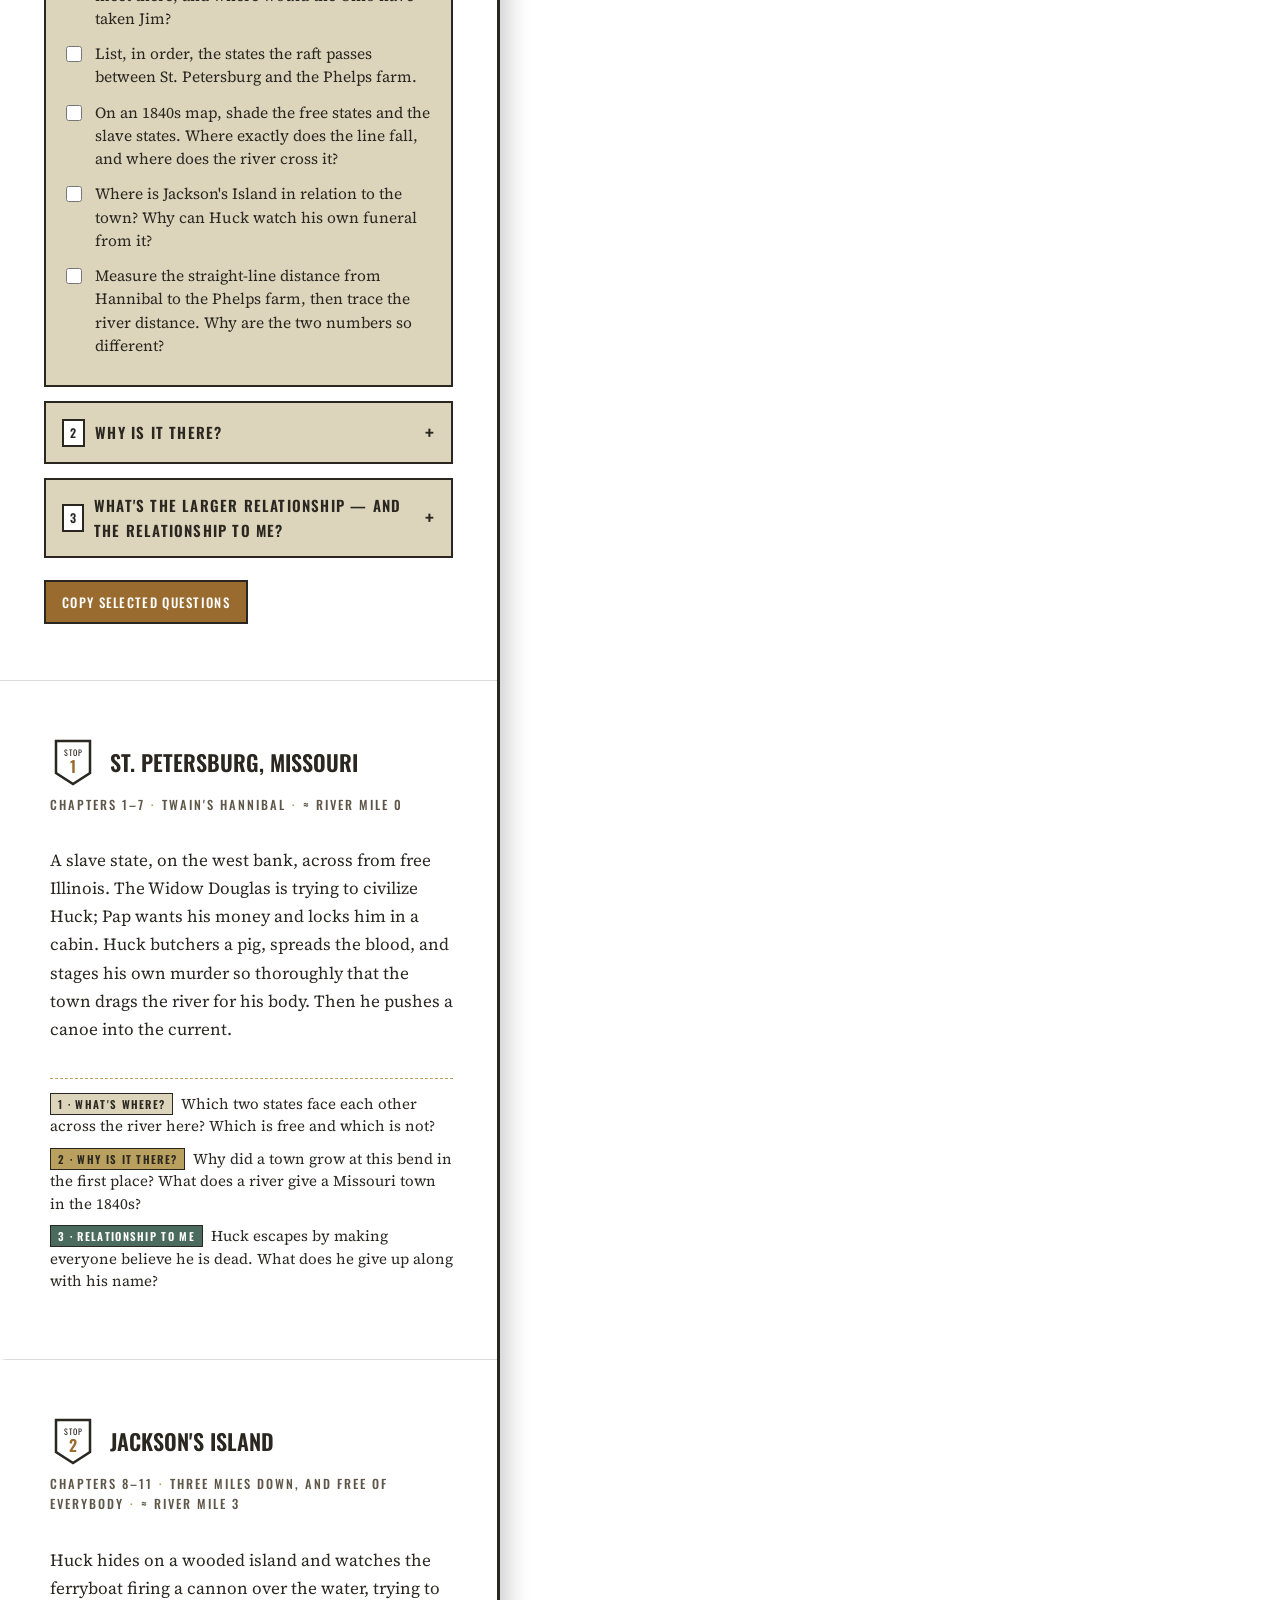
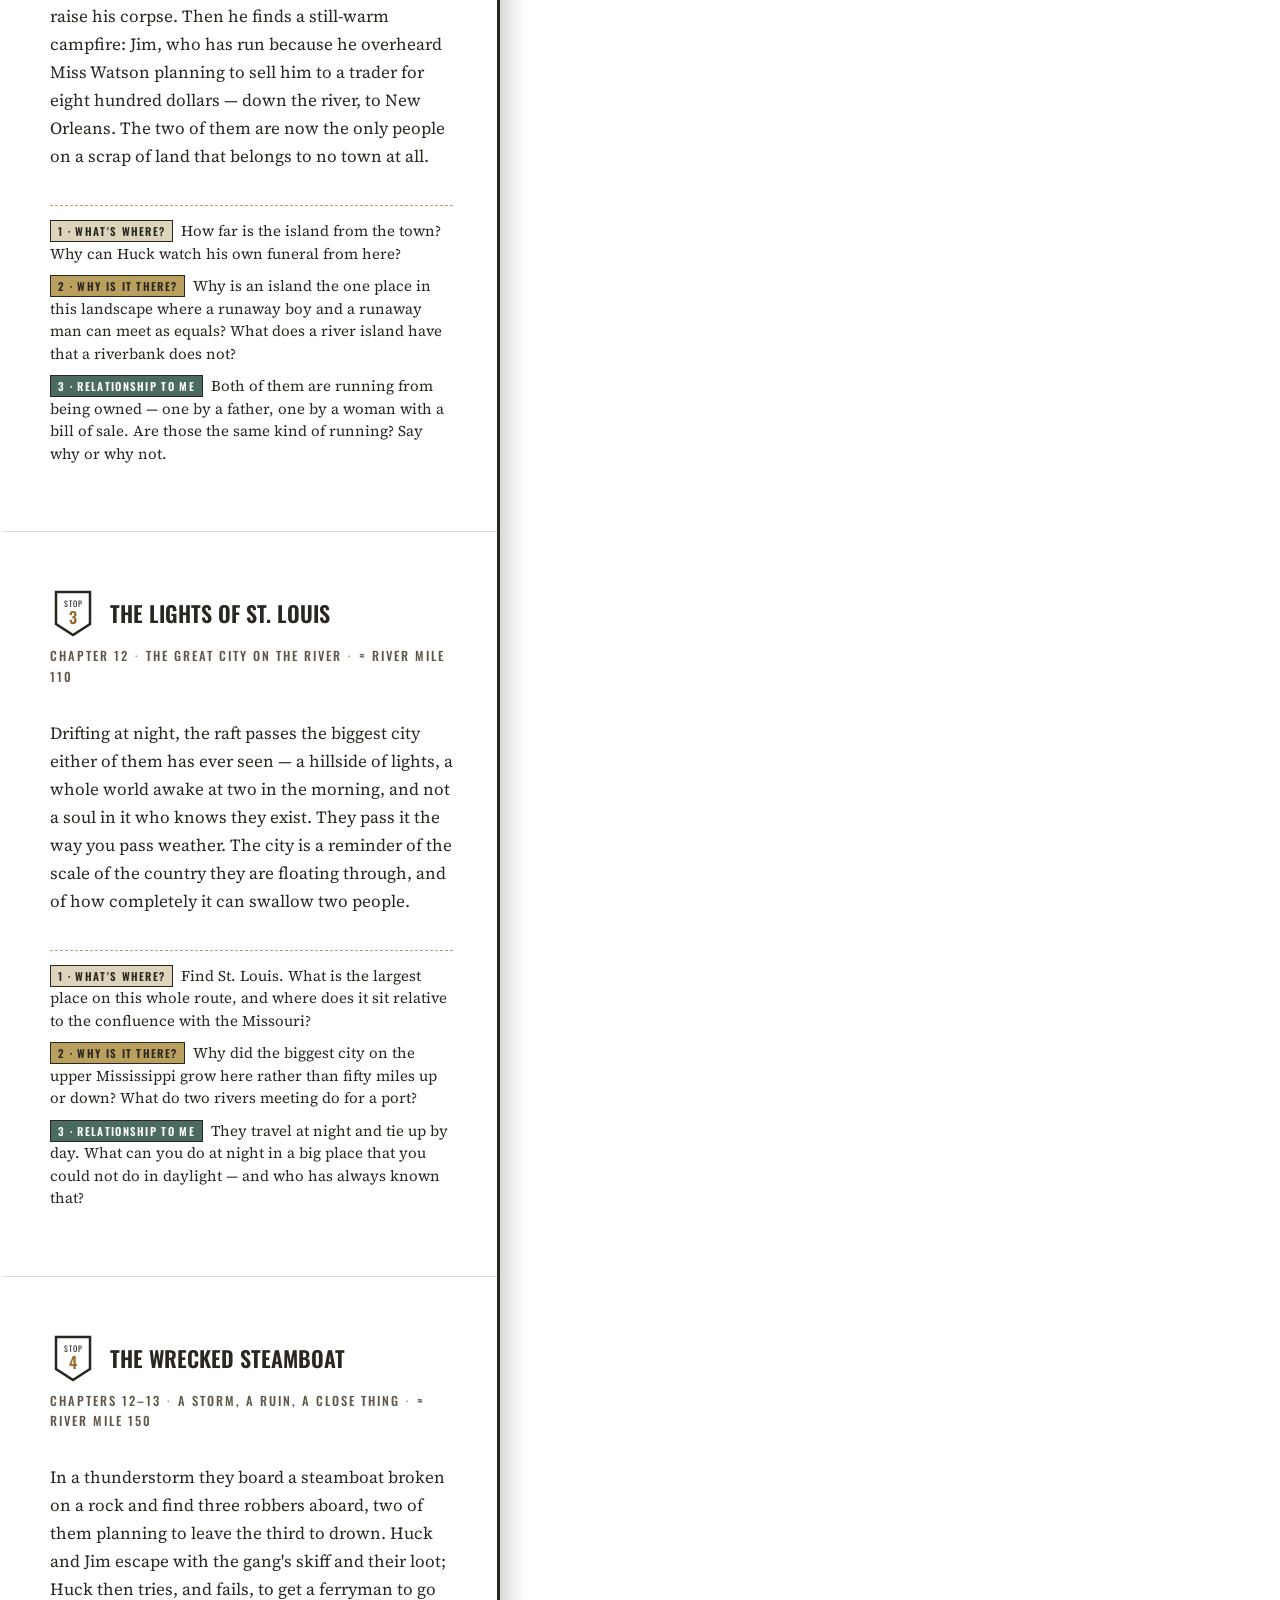
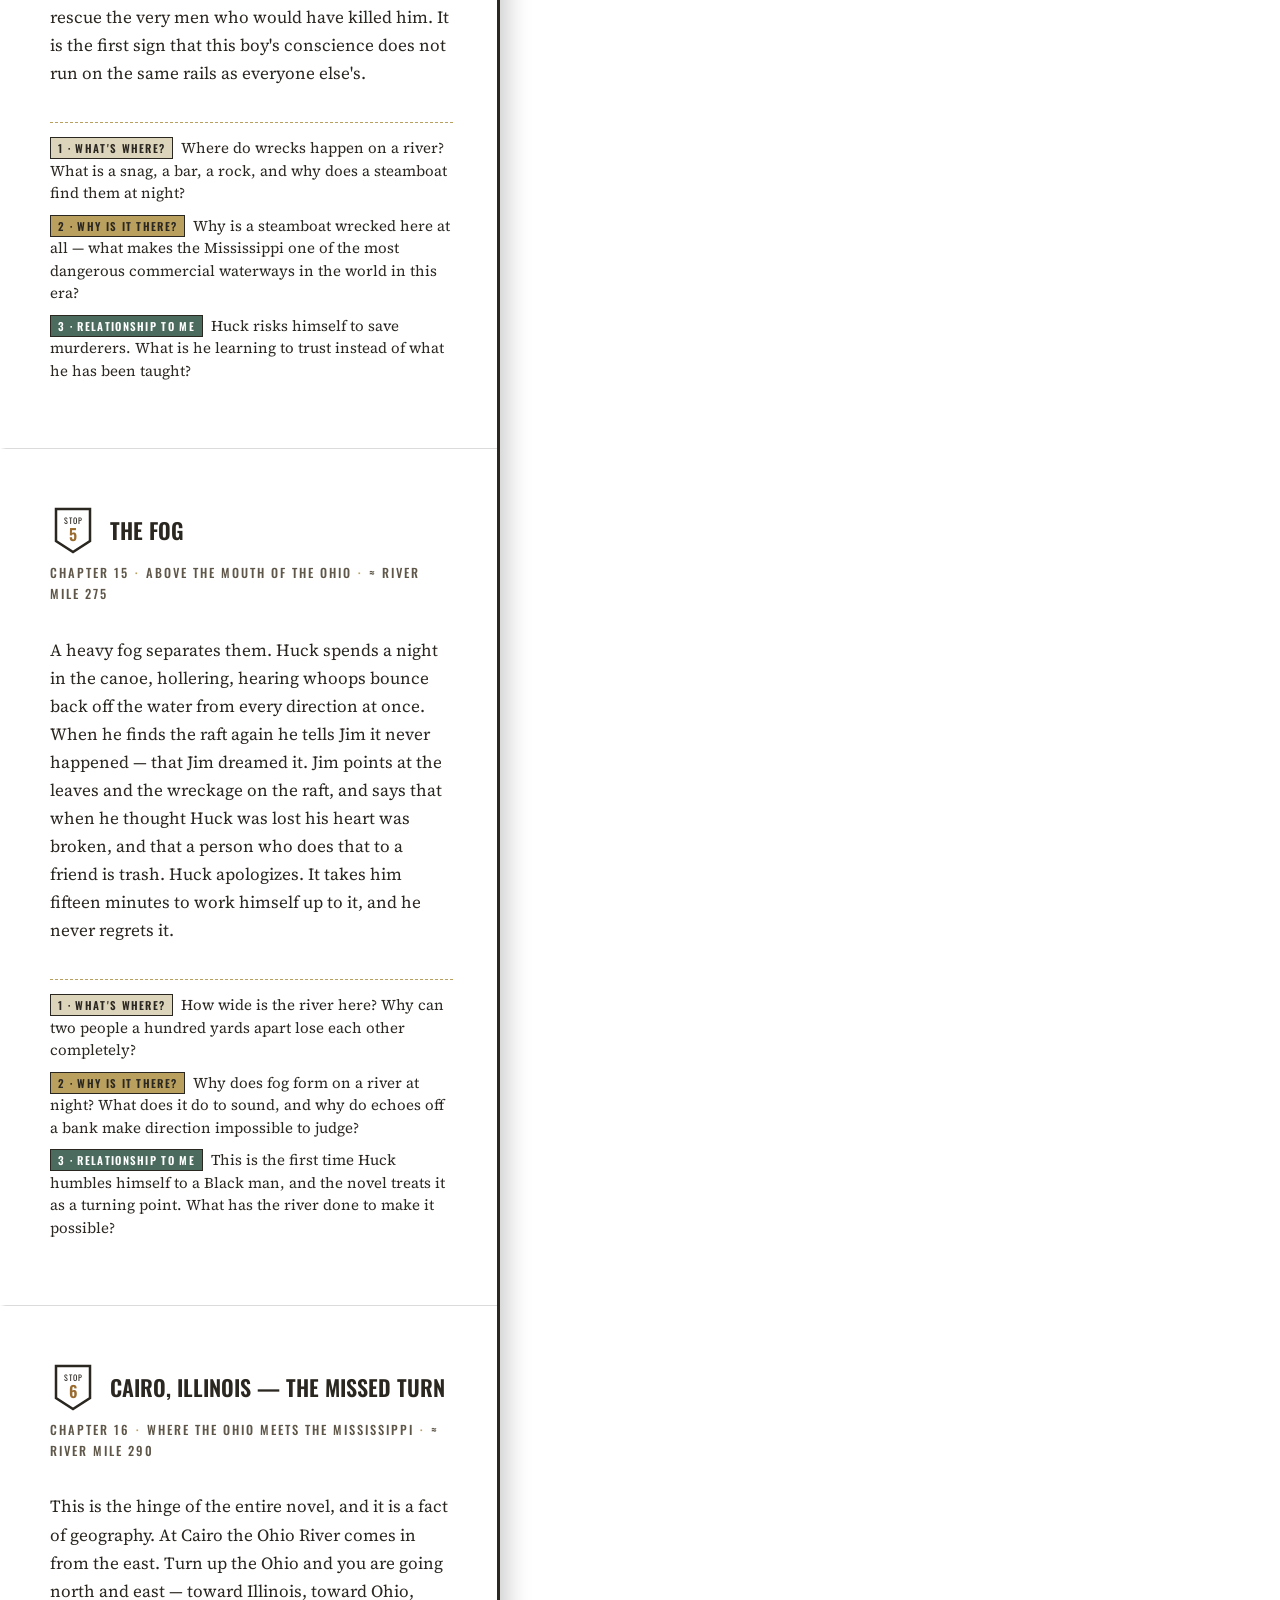
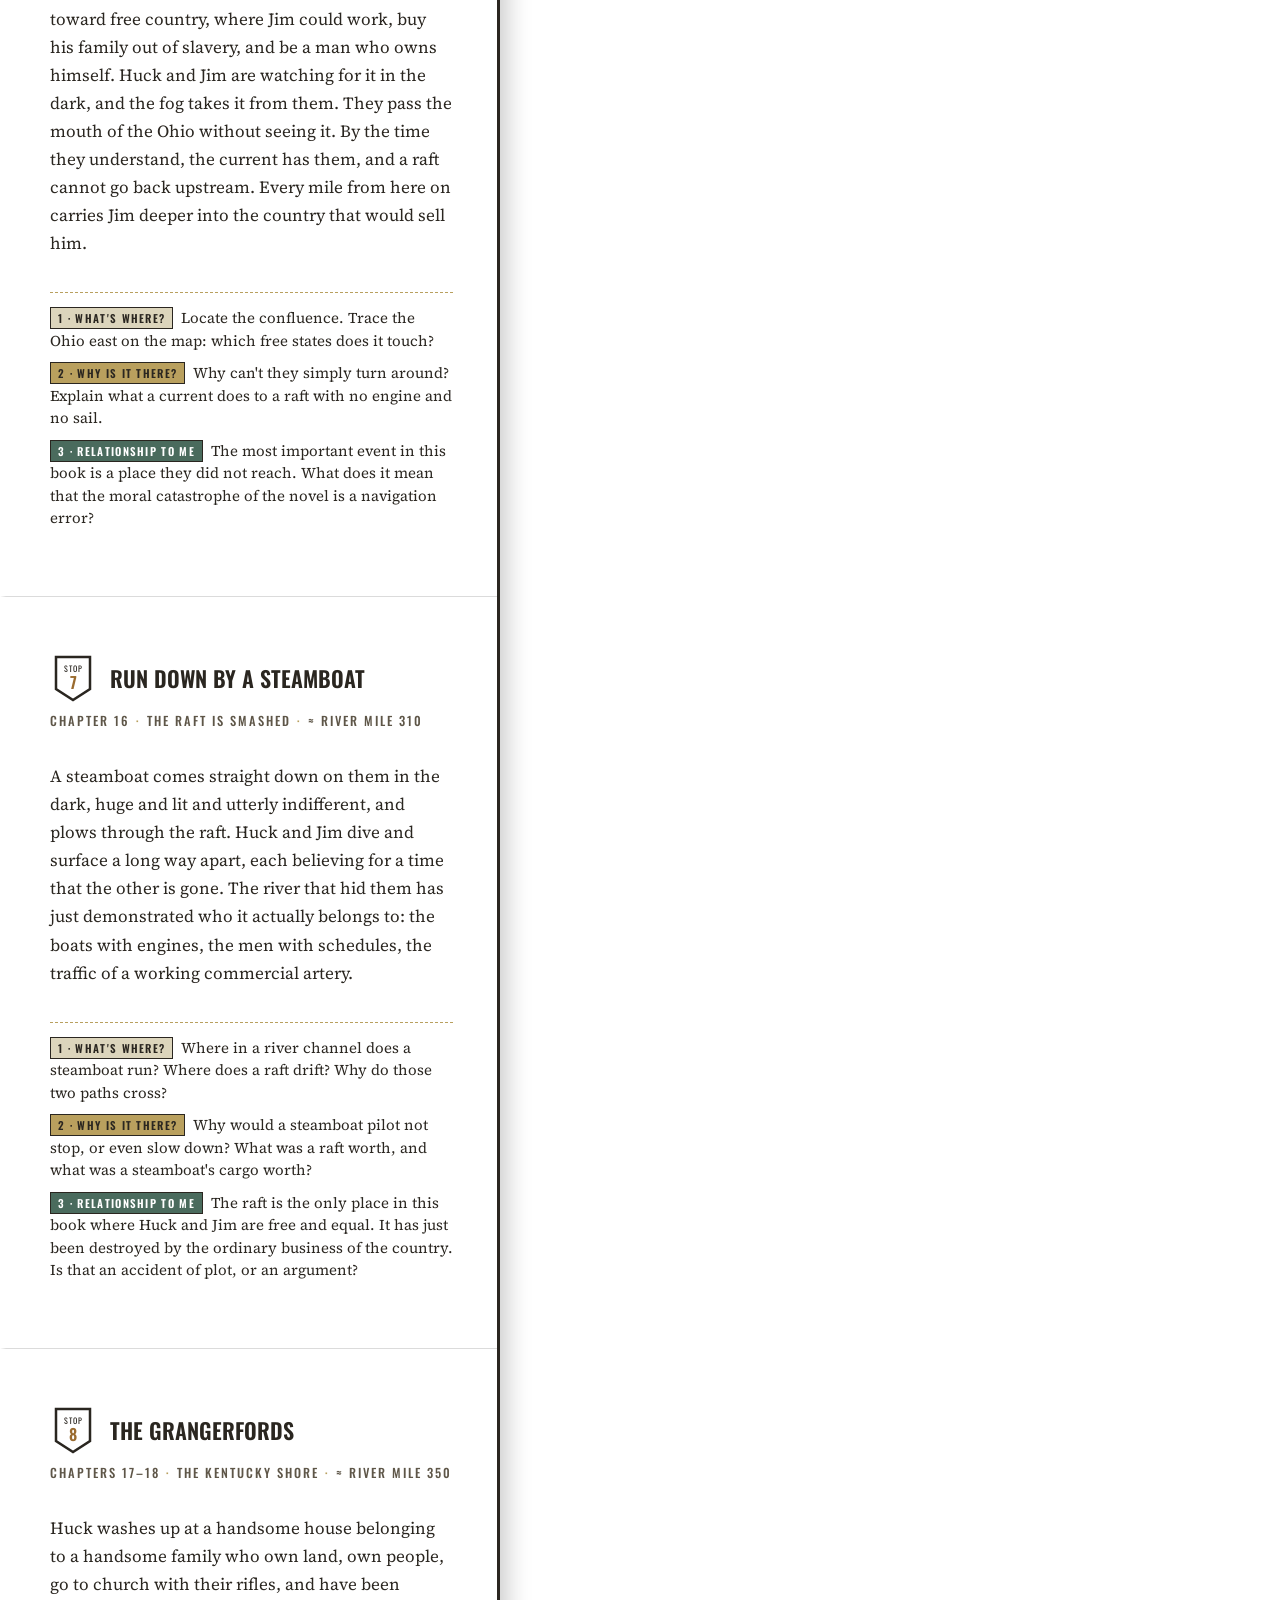
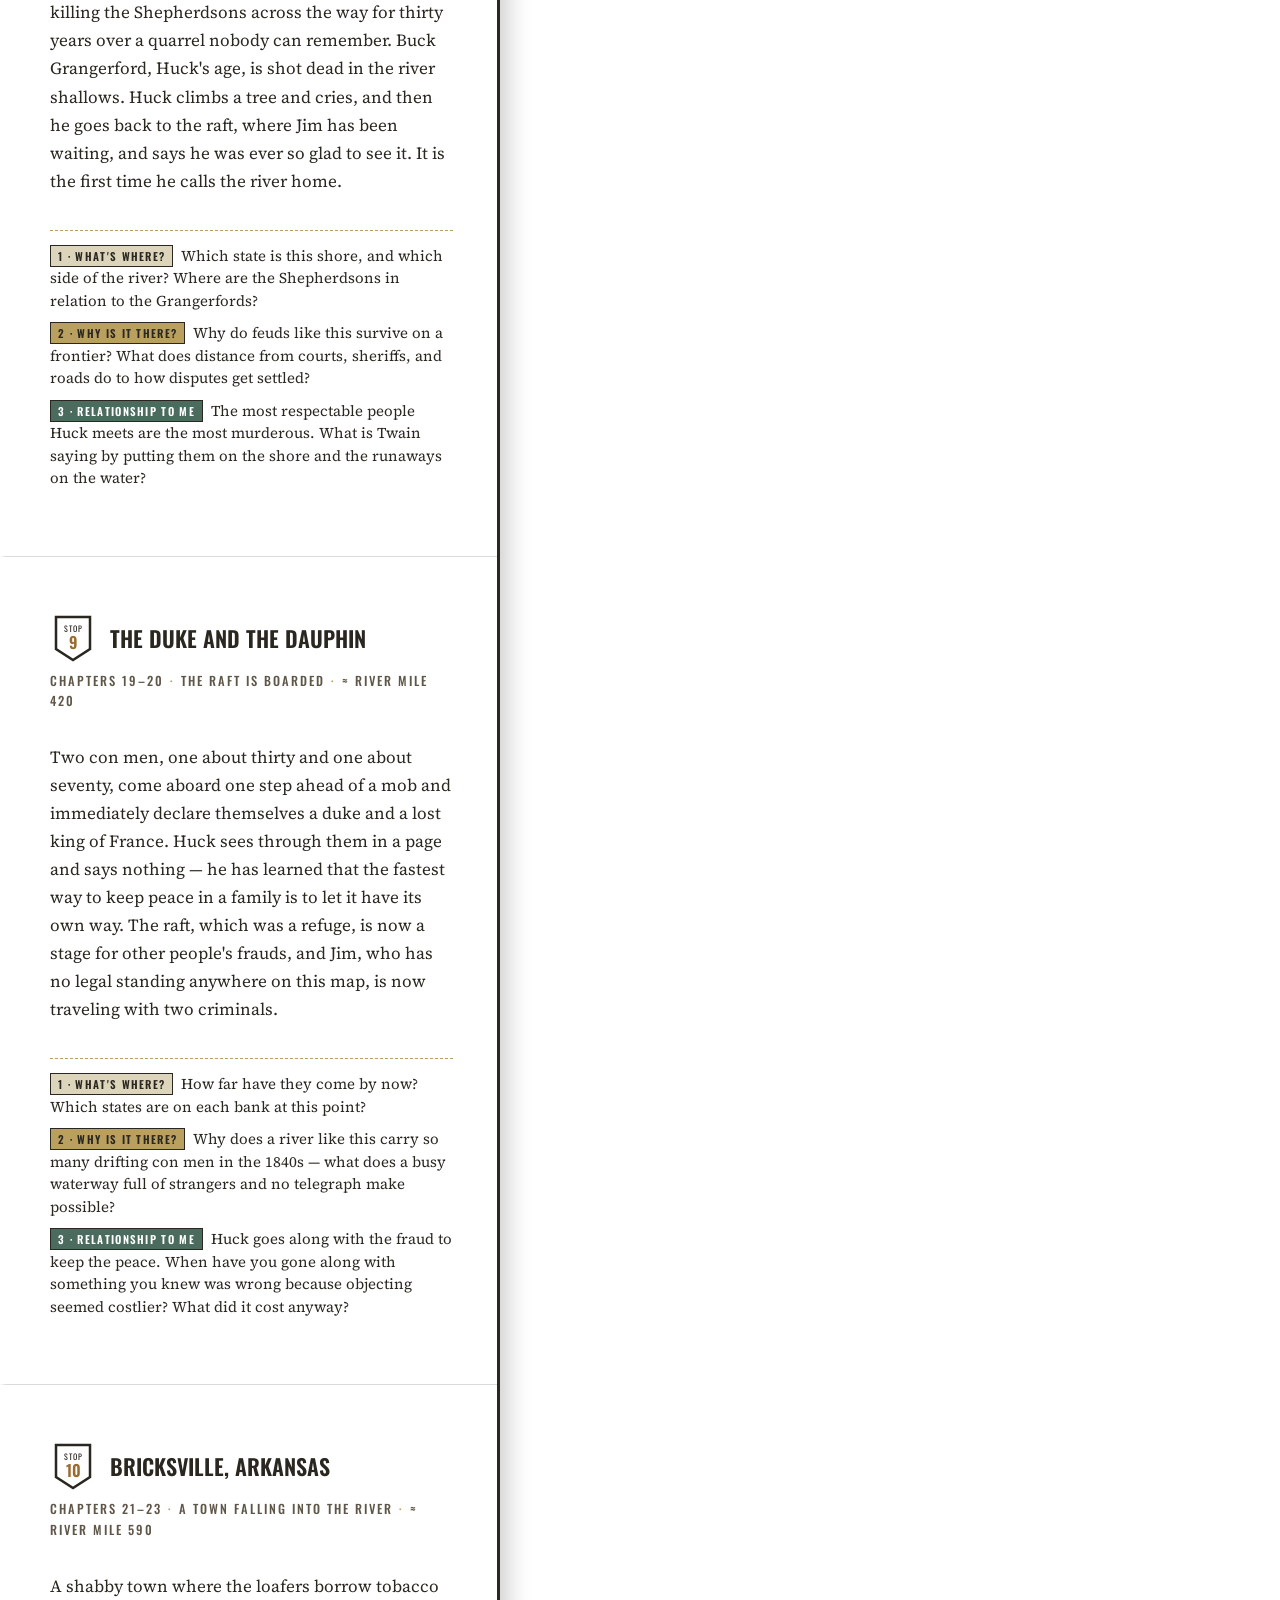
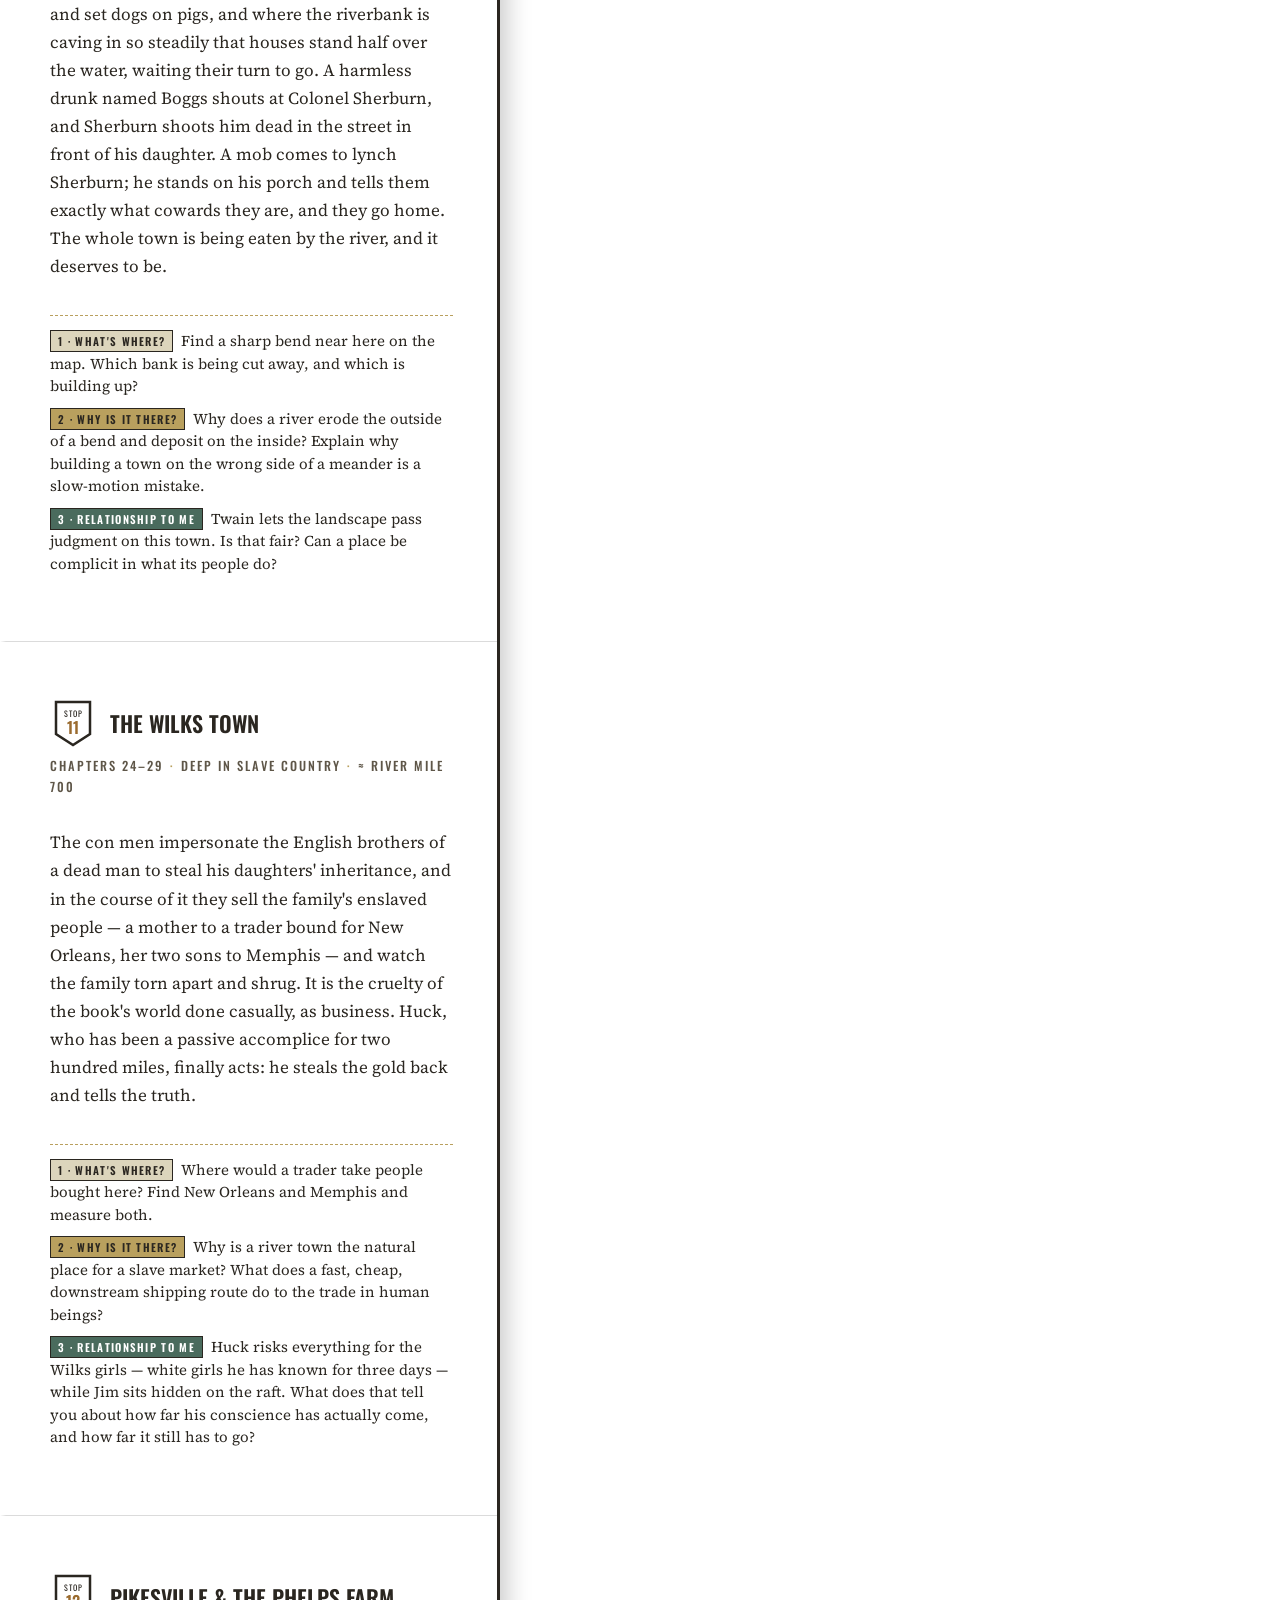
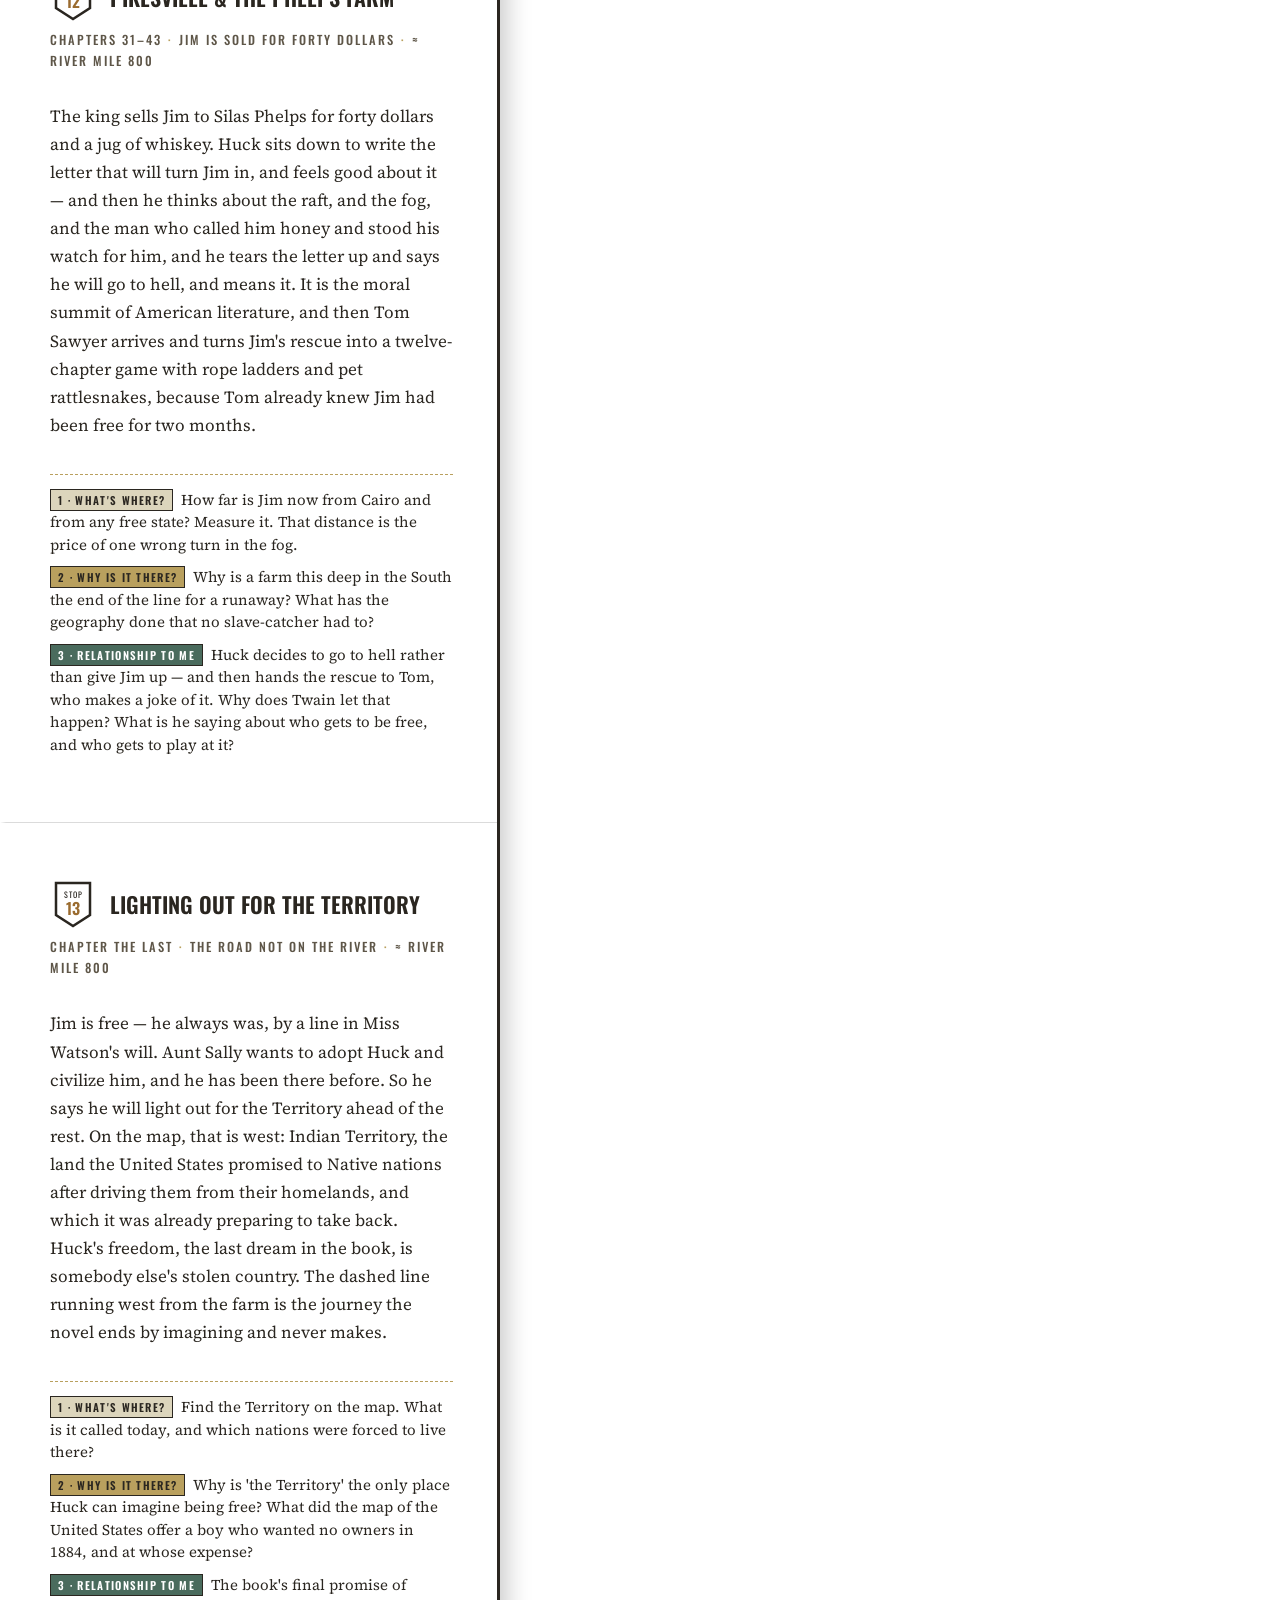
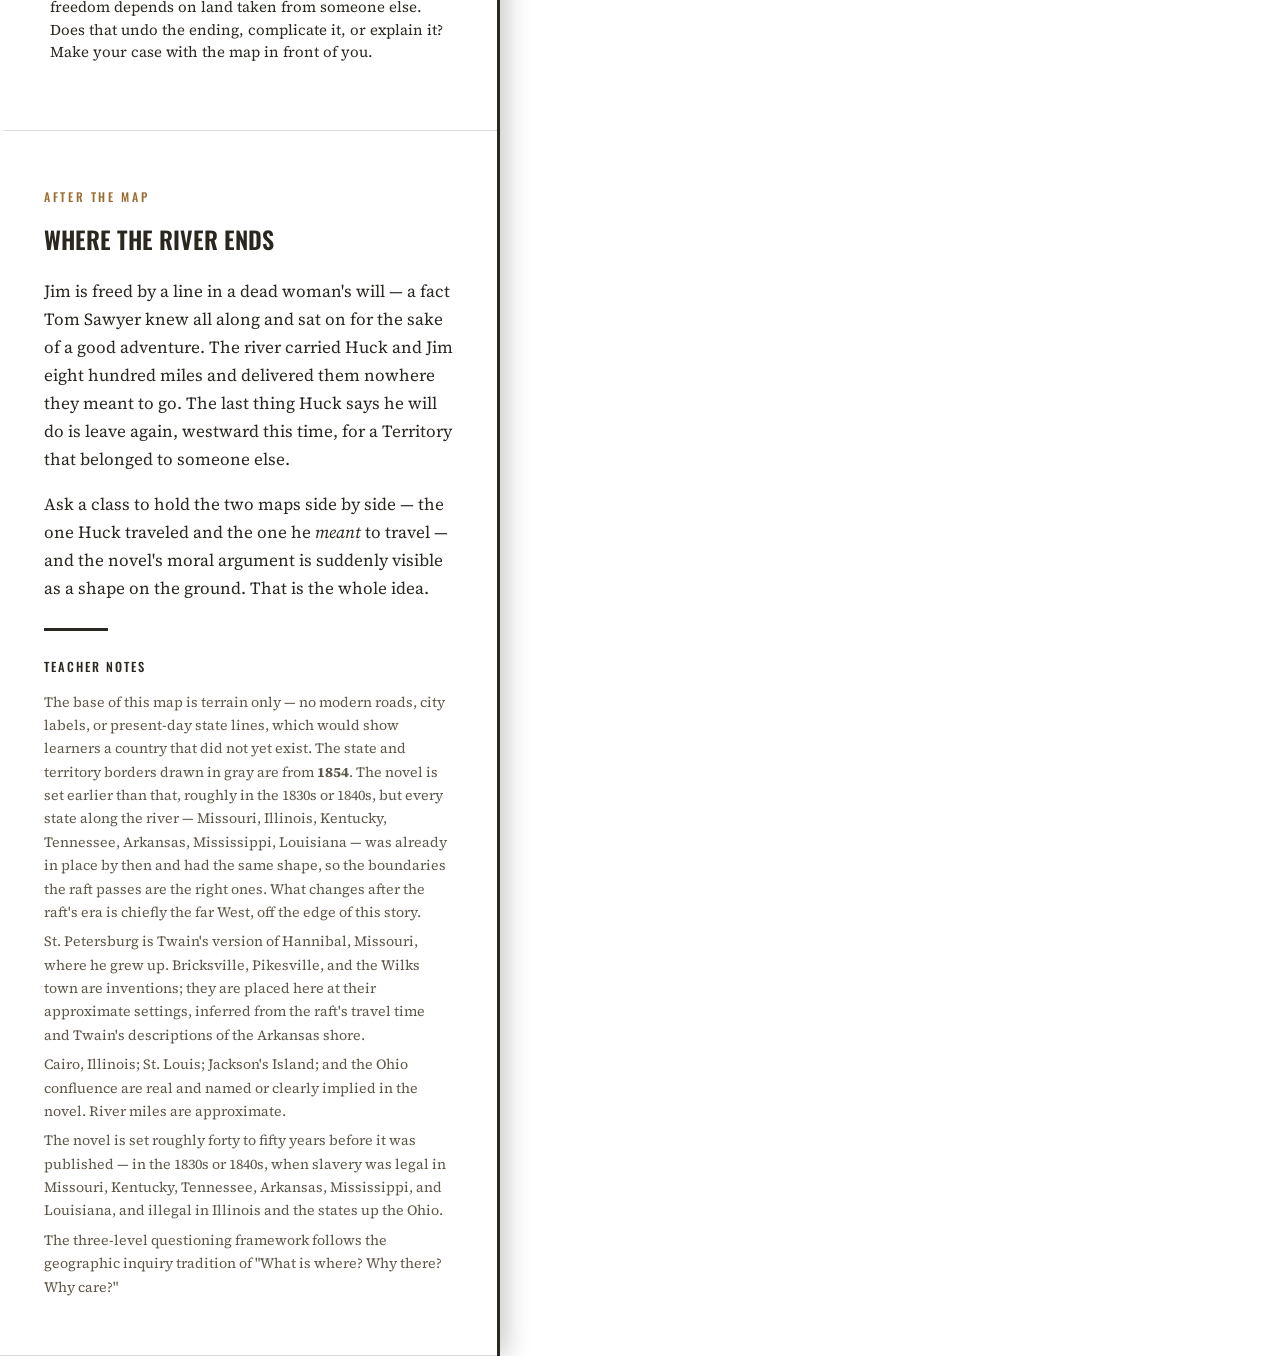
<file: twain-huckleberry.html>
<!DOCTYPE html>
<html lang="en">
<head>
<meta charset="utf-8" />
<meta name="viewport" content="width=device-width, initial-scale=1" />
<title>Downriver — Mapping Adventures of Huckleberry Finn</title>
<meta name="description" content="A Storygrounds map study of Huck and Jim's raft journey down the Mississippi in Mark Twain's Adventures of Huckleberry Finn, with a three-level geographic questioning strategy for teachers." />

<link rel="stylesheet" href="https://js.arcgis.com/4.30/esri/themes/light/main.css" />

<link rel="preconnect" href="https://fonts.googleapis.com" />
<link rel="preconnect" href="https://fonts.gstatic.com" crossorigin />
<link href="https://fonts.googleapis.com/css2?family=Oswald:wght@400;500;600&family=Source+Serif+4:ital,opsz,wght@0,8..60,400;0,8..60,600;1,8..60,400&display=swap" rel="stylesheet" />

<!-- The shared Storygrounds stylesheet -->
<link rel="stylesheet" href="storymap.css?v=6" />

<!-- Per-book theme: river light, raft, silt -->
<style>
  :root{
    --paper:      #FFFFFF;
    --paper-deep: #DCD5BC;
    --ink:        #2A2620;
    --muted:      #5E5648;
    --accent:     #9A6B2F;
    --accent-2:   #B9A05E;
    --cool:       #4A6B5D;
  }
</style>
</head>
<body>

<div id="map-wrap">
  <div id="viewDiv"></div>
  <div id="mapmsg" role="status"></div>
</div>

<button id="panelToggle" class="ctrl" type="button" aria-pressed="false">Hide text</button>
<button id="fitBtn" class="ctrl" type="button">See the whole river</button>

<div id="stepper" role="group" aria-label="Move through the stops">
  <button id="prevBtn" class="ctrl" type="button" aria-label="Previous stop">◀</button>
  <span id="stepCount">Stop 1 of 13</span>
  <button id="nextBtn" class="ctrl" type="button" aria-label="Next stop">▶</button>
</div>

<div id="odometer" aria-live="polite"><span class="mi">THE MISSISSIPPI</span> · ST. PETERSBURG → THE TERRITORY</div>

<main id="panel">

  <header class="section" id="intro">
    <p class="eyebrow"><a href="index.html" title="Back to the Storygrounds library">Storygrounds: Place-based reading</a></p>
    <h1>Downriver</h1>
    <p class="subtitle">Mapping Huck and Jim's raft journey in Mark Twain's <em>Adventures of Huckleberry Finn</em> (1884)</p>
    <hr class="rule" />
    <p>A boy fakes his own death and slips away from a small Missouri town. On an island in the
    river he finds Jim, who has run from Miss Watson before she can sell him downriver to New
    Orleans. They lash together a raft and let the current take them.</p>
    <p>And there is the trouble, written into the land itself: <strong>the Mississippi flows south.</strong>
    Freedom lies north and east. The river that hides them is also carrying them the wrong way — and
    everything in this novel turns on a single place where they might have escaped it, and didn't.</p>
    <p>Scroll down. The raft moves as you read, and the river draws itself behind them, mile by mile.
    Click any marker on the map to jump to that stop.</p>
    <p><strong>Projecting for a class?</strong> Choose <em>Hide text</em> at the top of the map to give the map
    the whole screen, then step through the stops with the arrows at the bottom.</p>
  </header>

  <section class="section" id="framework">
    <p class="eyebrow">For the Teacher</p>
    <h2>Three Levels of Geographic Questioning</h2>
    <p>Each stop below carries one question from each level, and the banks here hold more.
    Check the questions you want, then copy your selection for a handout, discussion guide, or exit ticket.
    The sequence moves students from <em>location</em> to <em>explanation</em> to <em>meaning</em> — in the spirit of
    the geographer's ladder: <em>what is where, why there, and why care?</em></p>

    <details class="qgroup" open>
      <summary><span class="q-tag">1</span> What's where?</summary>
      <div class="q-body">
        <p class="q-intro">Location, description, and spatial vocabulary — reading the map itself.</p>
        <ul class="q-list">
          <li><input type="checkbox" id="q1a" data-g="1" /><label for="q1a">Which way does the Mississippi flow? Which way does the raft travel? Which way is freedom? Answer all three from the map before you say another word about the plot.</label></li>
          <li><input type="checkbox" id="q1b" data-g="1" /><label for="q1b">Find Cairo, Illinois. Which two great rivers meet there, and where would the Ohio have taken Jim?</label></li>
          <li><input type="checkbox" id="q1c" data-g="1" /><label for="q1c">List, in order, the states the raft passes between St. Petersburg and the Phelps farm.</label></li>
          <li><input type="checkbox" id="q1d" data-g="1" /><label for="q1d">On an 1840s map, shade the free states and the slave states. Where exactly does the line fall, and where does the river cross it?</label></li>
          <li><input type="checkbox" id="q1e" data-g="1" /><label for="q1e">Where is Jackson's Island in relation to the town? Why can Huck watch his own funeral from it?</label></li>
          <li><input type="checkbox" id="q1f" data-g="1" /><label for="q1f">Measure the straight-line distance from Hannibal to the Phelps farm, then trace the river distance. Why are the two numbers so different?</label></li>
        </ul>
      </div>
    </details>

    <details class="qgroup">
      <summary><span class="q-tag">2</span> Why is it there?</summary>
      <div class="q-body">
        <p class="q-intro">Spatial reasoning — the processes that put things in their places.</p>
        <ul class="q-list">
          <li><input type="checkbox" id="q2a" data-g="2" /><label for="q2a">Why is there a town at Cairo at all? What does a confluence of two great rivers do for trade, and what does it do to a town's ground?</label></li>
          <li><input type="checkbox" id="q2b" data-g="2" /><label for="q2b">Why do Huck and Jim miss Cairo? Explain fog on a river, night navigation without landmarks, and why a raft has no way to fight the current.</label></li>
          <li><input type="checkbox" id="q2c" data-g="2" /><label for="q2c">Twain says Bricksville's riverbank keeps caving into the water, houses and all. Why does a river eat its own bank on the outside of a bend? Find a meander on the map and predict which side is caving.</label></li>
          <li><input type="checkbox" id="q2d" data-g="2" /><label for="q2d">Why does the story only work on a raft? What does drifting at night, off the road, with no engine and no schedule, allow that a wagon or a steamboat would not?</label></li>
          <li><input type="checkbox" id="q2e" data-g="2" /><label for="q2e">Why are steamboats deadly to the raft? Who gets the deep channel, and who has to get out of the way?</label></li>
          <li><input type="checkbox" id="q2f" data-g="2" /><label for="q2f">Why was "sold down the river" a threat and not just a phrase? Look at what lies at the southern end of this map, and at what was grown there.</label></li>
        </ul>
      </div>
    </details>

    <details class="qgroup">
      <summary><span class="q-tag">3</span> What's the larger relationship — and the relationship to me?</summary>
      <div class="q-body">
        <p class="q-intro">Connection, comparison, and personal geography — why care?</p>
        <ul class="q-list">
          <li><input type="checkbox" id="q3a" data-g="3" /><label for="q3a">In most journey stories, moving forward means getting closer. Here, every mile of progress makes things worse for Jim. How does that change what a "journey" means?</label></li>
          <li><input type="checkbox" id="q3b" data-g="3" /><label for="q3b">Compare this route with the Joads' road west, where the direction of travel was the direction of hope. What does it do to a story when the map itself is against the characters?</label></li>
          <li><input type="checkbox" id="q3c" data-g="3" /><label for="q3c">The river is a road, a border, a hiding place, and a danger, all at once. What water, road, or line near you does more than one job — and for whom?</label></li>
          <li><input type="checkbox" id="q3d" data-g="3" /><label for="q3d">Huck's conscience changes on the raft, in the middle of the water, away from every town. Is there a place where you think differently than you do at home or at school? What is it about that place?</label></li>
          <li><input type="checkbox" id="q3e" data-g="3" /><label for="q3e">At the end, Huck plans to light out for "the Territory" — which in 1884 meant Indian Territory, land that had been taken from Native nations and given to them, and was about to be taken again. Whose home is Huck's freedom? Find it on the map and say what was there.</label></li>
          <li><input type="checkbox" id="q3f" data-g="3" /><label for="q3f">What routes carry people through your region now — a river, an interstate, a rail line, a flight path? Who travels them by choice, and who travels them because they must?</label></li>
        </ul>
      </div>
    </details>

    <button id="copyBtn" type="button">Copy selected questions</button><span id="copyMsg" role="status"></span>
  </section>

  <div id="stops"></div>

  <section class="section foot" id="closing">
    <p class="eyebrow">After the Map</p>
    <h2>Where the River Ends</h2>
    <p>Jim is freed by a line in a dead woman's will — a fact Tom Sawyer knew all along and sat on
    for the sake of a good adventure. The river carried Huck and Jim eight hundred miles and delivered
    them nowhere they meant to go. The last thing Huck says he will do is leave again, westward this
    time, for a Territory that belonged to someone else.</p>
    <p>Ask a class to hold the two maps side by side — the one Huck traveled and the one he
    <em>meant</em> to travel — and the novel's moral argument is suddenly visible as a shape on the
    ground. That is the whole idea.</p>
    <hr class="rule" />
    <p class="smallcaps">Teacher notes</p>
    <small>The base of this map is terrain only — no modern roads, city labels, or present-day state lines, which would show learners a country that did not yet exist. The state and territory borders drawn in gray are from <strong>1854</strong>. The novel is set earlier than that, roughly in the 1830s or 1840s, but every state along the river — Missouri, Illinois, Kentucky, Tennessee, Arkansas, Mississippi, Louisiana — was already in place by then and had the same shape, so the boundaries the raft passes are the right ones. What changes after the raft's era is chiefly the far West, off the edge of this story.</small>
    <small>St. Petersburg is Twain's version of Hannibal, Missouri, where he grew up. Bricksville, Pikesville, and the Wilks town are inventions; they are placed here at their approximate settings, inferred from the raft's travel time and Twain's descriptions of the Arkansas shore.</small>
    <small>Cairo, Illinois; St. Louis; Jackson's Island; and the Ohio confluence are real and named or clearly implied in the novel. River miles are approximate.</small>
    <small>The novel is set roughly forty to fifty years before it was published — in the 1830s or 1840s, when slavery was legal in Missouri, Kentucky, Tennessee, Arkansas, Mississippi, and Louisiana, and illegal in Illinois and the states up the Ohio.</small>
    <small>The three-level questioning framework follows the geographic inquiry tradition of "What is where? Why there? Why care?"</small>
  </section>
</main>


<!-- ===================================================================
     PART 1 — Content and reading panel. No dependencies.
     =================================================================== -->
<script>
/* ---------------------------------------------------------------------
   THE MAP BENEATH THE STORY
   No modern basemap: today's highways, city labels, and state lines show
   learners a country that did not yet exist. Instead, bare terrain, with
   the period state and territory borders drawn plainly on top.
   --------------------------------------------------------------------- */
var CONFIG = {

  /* Terrain with no labels, no roads, no borders. Needs no key. */
  terrainUrl: "https://services.arcgisonline.com/ArcGIS/rest/services/World_Terrain_Base/MapServer",

  /* States and territories, 1854. Outlines only — no fill, no labels. */
  boundaryUrl: "https://services.arcgis.com/BG6nSlhZSAWtExvp/arcgis/rest/services/1854_US_states_and_territories/FeatureServer/0",
  boundaryColor: [140, 140, 140, 0.9],   /* light gray */
  boundaryWidth: 1.2
};

/* Colors are read from the stylesheet, so a theme swap re-skins the map too. */
var CSSVARS = getComputedStyle(document.documentElement);
function tok(name){ return CSSVARS.getPropertyValue(name).trim(); }
function rgb(hex, alpha){
  hex = hex.replace("#", "");
  if (hex.length === 3) hex = hex[0]+hex[0]+hex[1]+hex[1]+hex[2]+hex[2];
  return [ parseInt(hex.substr(0,2),16), parseInt(hex.substr(2,2),16),
           parseInt(hex.substr(4,2),16), alpha === undefined ? 1 : alpha ];
}
var C = {
  paper:  tok("--paper"),
  ink:    tok("--ink"),
  accent: tok("--accent"),
  muted:  tok("--muted"),
  cool:   tok("--cool")
};

/* The river, downstream. */
var PATH = [
  [-91.358,39.710],  /* 0  St. Petersburg (Hannibal) */
  [-91.340,39.655],  /* 1  Jackson's Island */
  [-91.300,39.400],
  [-90.960,39.080],
  [-90.700,38.870],
  [-90.190,38.630],  /* 5  St. Louis */
  [-90.300,38.200],
  [-90.100,37.600],  /* 7  the wreck */
  [-89.600,37.200],  /* 8  the fog */
  [-89.176,36.985],  /* 9  CAIRO — the missed turn */
  [-89.350,36.800],  /* 10 run down by a steamboat */
  [-89.190,36.560],  /* 11 the Grangerfords */
  [-89.530,36.400],
  [-89.600,36.000],  /* 13 the duke and the dauphin */
  [-89.700,35.600],
  [-90.050,35.130],
  [-90.400,34.800],
  [-90.590,34.530],  /* 17 Bricksville */
  [-90.900,34.100],
  [-91.050,33.600],
  [-91.200,33.300],  /* 20 the Wilks town */
  [-91.180,33.000],
  [-91.200,32.600],  /* 22 Pikesville & the Phelps farm */
  [-91.180,32.350]   /* 23 downriver — New Orleans, and the sale Jim was fleeing */
];

/* The escape Jim needed: up the Ohio, north and east into free states. */
var OHIO = [ [-89.176,36.985], [-88.500,37.100], [-87.600,37.400], [-86.500,37.700] ];

/* The road Huck says he'll take, and never does. */
var TERRITORY = [ [-91.200,32.600], [-93.200,33.400], [-95.000,34.400], [-96.500,35.300] ];

var STOPS = [
{ pi:0, zoom:12, miles:0, name:"St. Petersburg, Missouri", region:"Twain's Hannibal", ch:"Chapters 1–7",
  text:"A slave state, on the west bank, across from free Illinois. The Widow Douglas is trying to civilize Huck; Pap wants his money and locks him in a cabin. Huck butchers a pig, spreads the blood, and stages his own murder so thoroughly that the town drags the river for his body. Then he pushes a canoe into the current.",
  q1:"Which two states face each other across the river here? Which is free and which is not?",
  q2:"Why did a town grow at this bend in the first place? What does a river give a Missouri town in the 1840s?",
  q3:"Huck escapes by making everyone believe he is dead. What does he give up along with his name?" },

{ pi:1, zoom:12, miles:3, name:"Jackson's Island", region:"Three miles down, and free of everybody", ch:"Chapters 8–11",
  text:"Huck hides on a wooded island and watches the ferryboat firing a cannon over the water, trying to raise his corpse. Then he finds a still-warm campfire: Jim, who has run because he overheard Miss Watson planning to sell him to a trader for eight hundred dollars — down the river, to New Orleans. The two of them are now the only people on a scrap of land that belongs to no town at all.",
  q1:"How far is the island from the town? Why can Huck watch his own funeral from here?",
  q2:"Why is an island the one place in this landscape where a runaway boy and a runaway man can meet as equals? What does a river island have that a riverbank does not?",
  q3:"Both of them are running from being owned — one by a father, one by a woman with a bill of sale. Are those the same kind of running? Say why or why not." },

{ pi:5, zoom:10, miles:110, name:"The Lights of St. Louis", region:"The great city on the river", ch:"Chapter 12",
  text:"Drifting at night, the raft passes the biggest city either of them has ever seen — a hillside of lights, a whole world awake at two in the morning, and not a soul in it who knows they exist. They pass it the way you pass weather. The city is a reminder of the scale of the country they are floating through, and of how completely it can swallow two people.",
  q1:"Find St. Louis. What is the largest place on this whole route, and where does it sit relative to the confluence with the Missouri?",
  q2:"Why did the biggest city on the upper Mississippi grow here rather than fifty miles up or down? What do two rivers meeting do for a port?",
  q3:"They travel at night and tie up by day. What can you do at night in a big place that you could not do in daylight — and who has always known that?" },

{ pi:7, zoom:11, miles:150, name:"The Wrecked Steamboat", region:"A storm, a ruin, a close thing", ch:"Chapters 12–13",
  text:"In a thunderstorm they board a steamboat broken on a rock and find three robbers aboard, two of them planning to leave the third to drown. Huck and Jim escape with the gang's skiff and their loot; Huck then tries, and fails, to get a ferryman to go rescue the very men who would have killed him. It is the first sign that this boy's conscience does not run on the same rails as everyone else's.",
  q1:"Where do wrecks happen on a river? What is a snag, a bar, a rock, and why does a steamboat find them at night?",
  q2:"Why is a steamboat wrecked here at all — what makes the Mississippi one of the most dangerous commercial waterways in the world in this era?",
  q3:"Huck risks himself to save murderers. What is he learning to trust instead of what he has been taught?" },

{ pi:8, zoom:10, miles:275, name:"The Fog", region:"Above the mouth of the Ohio", ch:"Chapter 15",
  text:"A heavy fog separates them. Huck spends a night in the canoe, hollering, hearing whoops bounce back off the water from every direction at once. When he finds the raft again he tells Jim it never happened — that Jim dreamed it. Jim points at the leaves and the wreckage on the raft, and says that when he thought Huck was lost his heart was broken, and that a person who does that to a friend is trash. Huck apologizes. It takes him fifteen minutes to work himself up to it, and he never regrets it.",
  q1:"How wide is the river here? Why can two people a hundred yards apart lose each other completely?",
  q2:"Why does fog form on a river at night? What does it do to sound, and why do echoes off a bank make direction impossible to judge?",
  q3:"This is the first time Huck humbles himself to a Black man, and the novel treats it as a turning point. What has the river done to make it possible?" },

{ pi:9, zoom:10, miles:290, name:"Cairo, Illinois — the Missed Turn", region:"Where the Ohio meets the Mississippi", ch:"Chapter 16",
  text:"This is the hinge of the entire novel, and it is a fact of geography. At Cairo the Ohio River comes in from the east. Turn up the Ohio and you are going north and east — toward Illinois, toward Ohio, toward free country, where Jim could work, buy his family out of slavery, and be a man who owns himself. Huck and Jim are watching for it in the dark, and the fog takes it from them. They pass the mouth of the Ohio without seeing it. By the time they understand, the current has them, and a raft cannot go back upstream. Every mile from here on carries Jim deeper into the country that would sell him.",
  q1:"Locate the confluence. Trace the Ohio east on the map: which free states does it touch?",
  q2:"Why can't they simply turn around? Explain what a current does to a raft with no engine and no sail.",
  q3:"The most important event in this book is a place they did not reach. What does it mean that the moral catastrophe of the novel is a navigation error?" },

{ pi:10, zoom:11, miles:310, name:"Run Down by a Steamboat", region:"The raft is smashed", ch:"Chapter 16",
  text:"A steamboat comes straight down on them in the dark, huge and lit and utterly indifferent, and plows through the raft. Huck and Jim dive and surface a long way apart, each believing for a time that the other is gone. The river that hid them has just demonstrated who it actually belongs to: the boats with engines, the men with schedules, the traffic of a working commercial artery.",
  q1:"Where in a river channel does a steamboat run? Where does a raft drift? Why do those two paths cross?",
  q2:"Why would a steamboat pilot not stop, or even slow down? What was a raft worth, and what was a steamboat's cargo worth?",
  q3:"The raft is the only place in this book where Huck and Jim are free and equal. It has just been destroyed by the ordinary business of the country. Is that an accident of plot, or an argument?" },

{ pi:11, zoom:11, miles:350, name:"The Grangerfords", region:"The Kentucky shore", ch:"Chapters 17–18",
  text:"Huck washes up at a handsome house belonging to a handsome family who own land, own people, go to church with their rifles, and have been killing the Shepherdsons across the way for thirty years over a quarrel nobody can remember. Buck Grangerford, Huck's age, is shot dead in the river shallows. Huck climbs a tree and cries, and then he goes back to the raft, where Jim has been waiting, and says he was ever so glad to see it. It is the first time he calls the river home.",
  q1:"Which state is this shore, and which side of the river? Where are the Shepherdsons in relation to the Grangerfords?",
  q2:"Why do feuds like this survive on a frontier? What does distance from courts, sheriffs, and roads do to how disputes get settled?",
  q3:"The most respectable people Huck meets are the most murderous. What is Twain saying by putting them on the shore and the runaways on the water?" },

{ pi:13, zoom:9, miles:420, name:"The Duke and the Dauphin", region:"The raft is boarded", ch:"Chapters 19–20",
  text:"Two con men, one about thirty and one about seventy, come aboard one step ahead of a mob and immediately declare themselves a duke and a lost king of France. Huck sees through them in a page and says nothing — he has learned that the fastest way to keep peace in a family is to let it have its own way. The raft, which was a refuge, is now a stage for other people's frauds, and Jim, who has no legal standing anywhere on this map, is now traveling with two criminals.",
  q1:"How far have they come by now? Which states are on each bank at this point?",
  q2:"Why does a river like this carry so many drifting con men in the 1840s — what does a busy waterway full of strangers and no telegraph make possible?",
  q3:"Huck goes along with the fraud to keep the peace. When have you gone along with something you knew was wrong because objecting seemed costlier? What did it cost anyway?" },

{ pi:17, zoom:11, miles:590, name:"Bricksville, Arkansas", region:"A town falling into the river", ch:"Chapters 21–23",
  text:"A shabby town where the loafers borrow tobacco and set dogs on pigs, and where the riverbank is caving in so steadily that houses stand half over the water, waiting their turn to go. A harmless drunk named Boggs shouts at Colonel Sherburn, and Sherburn shoots him dead in the street in front of his daughter. A mob comes to lynch Sherburn; he stands on his porch and tells them exactly what cowards they are, and they go home. The whole town is being eaten by the river, and it deserves to be.",
  q1:"Find a sharp bend near here on the map. Which bank is being cut away, and which is building up?",
  q2:"Why does a river erode the outside of a bend and deposit on the inside? Explain why building a town on the wrong side of a meander is a slow-motion mistake.",
  q3:"Twain lets the landscape pass judgment on this town. Is that fair? Can a place be complicit in what its people do?" },

{ pi:20, zoom:11, miles:700, name:"The Wilks Town", region:"Deep in slave country", ch:"Chapters 24–29",
  text:"The con men impersonate the English brothers of a dead man to steal his daughters' inheritance, and in the course of it they sell the family's enslaved people — a mother to a trader bound for New Orleans, her two sons to Memphis — and watch the family torn apart and shrug. It is the cruelty of the book's world done casually, as business. Huck, who has been a passive accomplice for two hundred miles, finally acts: he steals the gold back and tells the truth.",
  q1:"Where would a trader take people bought here? Find New Orleans and Memphis and measure both.",
  q2:"Why is a river town the natural place for a slave market? What does a fast, cheap, downstream shipping route do to the trade in human beings?",
  q3:"Huck risks everything for the Wilks girls — white girls he has known for three days — while Jim sits hidden on the raft. What does that tell you about how far his conscience has actually come, and how far it still has to go?" },

{ pi:22, zoom:11, miles:800, name:"Pikesville & the Phelps Farm", region:"Jim is sold for forty dollars", ch:"Chapters 31–43",
  text:"The king sells Jim to Silas Phelps for forty dollars and a jug of whiskey. Huck sits down to write the letter that will turn Jim in, and feels good about it — and then he thinks about the raft, and the fog, and the man who called him honey and stood his watch for him, and he tears the letter up and says he will go to hell, and means it. It is the moral summit of American literature, and then Tom Sawyer arrives and turns Jim's rescue into a twelve-chapter game with rope ladders and pet rattlesnakes, because Tom already knew Jim had been free for two months.",
  q1:"How far is Jim now from Cairo and from any free state? Measure it. That distance is the price of one wrong turn in the fog.",
  q2:"Why is a farm this deep in the South the end of the line for a runaway? What has the geography done that no slave-catcher had to?",
  q3:"Huck decides to go to hell rather than give Jim up — and then hands the rescue to Tom, who makes a joke of it. Why does Twain let that happen? What is he saying about who gets to be free, and who gets to play at it?" },

{ pi:23, zoom:6, center:[-93.9,34.0], miles:800, name:"Lighting Out for the Territory", region:"The road not on the river", ch:"Chapter the Last",
  text:"Jim is free — he always was, by a line in Miss Watson's will. Aunt Sally wants to adopt Huck and civilize him, and he has been there before. So he says he will light out for the Territory ahead of the rest. On the map, that is west: Indian Territory, the land the United States promised to Native nations after driving them from their homelands, and which it was already preparing to take back. Huck's freedom, the last dream in the book, is somebody else's stolen country. The dashed line running west from the farm is the journey the novel ends by imagining and never makes.",
  q1:"Find the Territory on the map. What is it called today, and which nations were forced to live there?",
  q2:"Why is 'the Territory' the only place Huck can imagine being free? What did the map of the United States offer a boy who wanted no owners in 1884, and at whose expense?",
  q3:"The book's final promise of freedom depends on land taken from someone else. Does that undo the ending, complicate it, or explain it? Make your case with the map in front of you." }
];

var prefersReduced = window.matchMedia("(prefers-reduced-motion: reduce)").matches;

function shieldSVG(n){
  return '<svg class="shield" viewBox="0 0 46 50" role="img" aria-label="Stop ' + n + '">' +
    '<path d="M6 4 H40 V36 L23 47 L6 36 Z" fill="' + C.paper + '" stroke="' + C.ink + '" stroke-width="2.5"/>' +
    '<text x="23" y="19" text-anchor="middle" font-size="8" font-family="Oswald, Arial" fill="' + C.ink + '" letter-spacing="1">STOP</text>' +
    '<text x="23" y="36" text-anchor="middle" font-size="16" font-family="Oswald, Arial" font-weight="600" fill="' + C.accent + '">' + n + '</text>' +
    '</svg>';
}

(function buildStops(){
  var host = document.getElementById("stops");
  for (var i = 0; i < STOPS.length; i++) {
    var s = STOPS[i];
    var sec = document.createElement("section");
    sec.className = "section stop";
    sec.id = "stop-" + i;
    sec.setAttribute("data-stop", String(i));
    sec.innerHTML =
      '<div class="stop-head">' + shieldSVG(i + 1) + '<h3>' + s.name + '</h3></div>' +
      '<p class="meta smallcaps">' + s.ch + '<span class="sep">·</span>' + s.region +
        '<span class="sep">·</span>≈ river mile ' + s.miles.toLocaleString() + '</p>' +
      '<p>' + s.text + '</p>' +
      '<div class="stop-qs">' +
        '<p><span class="lbl g1">1 · What\'s where?</span>' + s.q1 + '</p>' +
        '<p><span class="lbl g2">2 · Why is it there?</span>' + s.q2 + '</p>' +
        '<p><span class="lbl g3">3 · Relationship to me</span>' + s.q3 + '</p>' +
      '</div>';
    host.appendChild(sec);
  }
})();

document.getElementById("copyBtn").addEventListener("click", function(){
  var groups = { 1:"WHAT'S WHERE?", 2:"WHY IS IT THERE?", 3:"WHAT'S THE LARGER RELATIONSHIP — AND THE RELATIONSHIP TO ME?" };
  var picked = { 1:[], 2:[], 3:[] };
  var boxes = document.querySelectorAll('.q-list input[type=checkbox]:checked');
  for (var i = 0; i < boxes.length; i++) {
    var lab = document.querySelector('label[for="' + boxes[i].id + '"]');
    picked[boxes[i].getAttribute("data-g")].push(lab.textContent.trim());
  }
  var out = "GEOGRAPHIC QUESTIONS — ADVENTURES OF HUCKLEBERRY FINN\n\n", count = 0, gs = [1,2,3];
  for (var g = 0; g < gs.length; g++) {
    var key = gs[g];
    if (!picked[key].length) continue;
    out += groups[key] + "\n";
    for (var j = 0; j < picked[key].length; j++) { out += "  " + (j+1) + ". " + picked[key][j] + "\n"; count++; }
    out += "\n";
  }
  var msg = document.getElementById("copyMsg");
  if (!count) { msg.textContent = "Check at least one question first."; return; }
  var text = out.trim();
  if (navigator.clipboard && navigator.clipboard.writeText) {
    navigator.clipboard.writeText(text).then(function(){
      msg.textContent = "Copied " + count + " question" + (count > 1 ? "s" : "") + ".";
    }).catch(function(){ fallbackCopy(text, msg, count); });
  } else { fallbackCopy(text, msg, count); }
});
function fallbackCopy(text, msg, count){
  var ta = document.createElement("textarea");
  ta.value = text; ta.style.position = "fixed"; ta.style.left = "-9999px";
  document.body.appendChild(ta); ta.select();
  try { document.execCommand("copy"); msg.textContent = "Copied " + count + " question" + (count > 1 ? "s" : "") + "."; }
  catch (e) { msg.textContent = "Couldn't reach the clipboard — select the text and copy it by hand."; }
  document.body.removeChild(ta);
}

function showMapMessage(title, html){
  var box = document.getElementById("mapmsg");
  box.innerHTML = "<h4>" + title + "</h4>" + html;
  box.style.display = "block";
}
</script>

<script src="https://js.arcgis.com/4.30/"></script>

<!-- ===================================================================
     PART 2 — The map.
     =================================================================== -->
<script>
(function initMap(){

  if (location.protocol === "file:") {
    showMapMessage("The map needs to be online",
      "<p>This page was opened straight from a folder on the computer, and the map can't load that way.</p>" +
      "<p>Put the page on the web — or open it through a local web address — and the map will appear. " +
      "Everything else on the page works as it is.</p>");
    return;
  }
  if (typeof require === "undefined") {
    showMapMessage("The map didn't load",
      "<p>The page couldn't reach the mapping service. Check the internet connection, " +
      "turn off any content blocker for this page, and reload.</p>");
    return;
  }

  require([
    "esri/config", "esri/Map", "esri/views/MapView",
    "esri/Basemap", "esri/layers/TileLayer", "esri/layers/FeatureLayer",
    "esri/layers/GraphicsLayer", "esri/Graphic",
    "esri/geometry/Point", "esri/geometry/Polyline"
  ], function(esriConfig, Map, MapView, Basemap, TileLayer, FeatureLayer,
              GraphicsLayer, Graphic, Point, Polyline){

    /* Bare terrain: relief and water, but no labels, roads, or modern borders. */
    var terrain = new Basemap({
      baseLayers: [ new TileLayer({ url: CONFIG.terrainUrl }) ],
      title: "Terrain",
      id: "terrain-no-labels"
    });

    var map = new Map({ basemap: terrain });
    var view = new MapView({
      container: "viewDiv", map: map,
      center: [-90.2, 36.2], zoom: 6,
      constraints: { snapToZoom: false },
      popup: { dockEnabled: false, defaultPopupTemplateEnabled: false }
    });

    view.when(function(){ view.ui.move("zoom", "bottom-left"); },
      function(err){
        showMapMessage("The map couldn't start",
          "<p>This browser may not support the graphics the map needs. Updating the browser usually fixes it.</p>");
      });

    var SR = { wkid: 4326 };

    /* ---------------------------------------------------------------
       THE 1854 BORDERS
       Outlines only: no fill, no labels, no legend. Just enough to show
       which state each bank belongs to, without a modern map's clutter.
       (The service is published with a max scale of about 1:155,000, which
       would make the borders vanish at the closest stops. Draw at all scales.)
       --------------------------------------------------------------- */
    var bounds = new FeatureLayer({
      url: CONFIG.boundaryUrl,
      title: "States and territories, 1854",
      popupEnabled: false,
      labelsVisible: false,
      minScale: 0,
      maxScale: 0,
      renderer: {
        type: "simple",
        symbol: {
          type: "simple-fill",
          color: [0, 0, 0, 0],                      /* no fill: the terrain shows through */
          outline: { color: CONFIG.boundaryColor, width: CONFIG.boundaryWidth }
        }
      }
    });

    bounds.load().then(function(){
      map.add(bounds, 0);                           /* beneath the river and the stops */
    }).catch(function(){
      /* The terrain and the story still work without them; stay quiet. */
    });

    var riverLayer    = new GraphicsLayer();   /* the whole river, faint */
    var ohioLayer     = new GraphicsLayer();   /* the escape they missed */
    var territoryLayer= new GraphicsLayer();   /* the escape they never take */
    var driftedLayer  = new GraphicsLayer();   /* miles behind them */
    var stopLayer     = new GraphicsLayer();
    map.addMany([riverLayer, ohioLayer, territoryLayer, driftedLayer, stopLayer]);

    riverLayer.add(new Graphic({
      geometry: new Polyline({ paths: [PATH], spatialReference: SR }),
      symbol: { type: "simple-line", color: rgb(C.muted, 0.65), width: 2.5, style: "dash" }
    }));

    /* The Ohio: the road to freedom, drawn in the cool color, shown only at Cairo. */
    ohioLayer.visible = false;
    ohioLayer.add(new Graphic({
      geometry: new Polyline({ paths: [OHIO], spatialReference: SR }),
      symbol: { type: "simple-line", color: rgb(C.cool, 0.95), width: 5, style: "short-dot", cap: "round" }
    }));
    ohioLayer.add(new Graphic({
      geometry: new Point({ longitude: OHIO[OHIO.length-1][0], latitude: OHIO[OHIO.length-1][1], spatialReference: SR }),
      symbol: { type: "text", text: "↑ FREE STATES", color: rgb(C.cool),
                font: { size: 11, family: "sans-serif", weight: "bold" }, xoffset: 6, yoffset: 8,
                horizontalAlignment: "left" }
    }));

    /* The Territory: dashed, west, shown only on the last stop. */
    territoryLayer.visible = false;
    territoryLayer.add(new Graphic({
      geometry: new Polyline({ paths: [TERRITORY], spatialReference: SR }),
      symbol: { type: "simple-line", color: rgb(C.cool, 0.9), width: 4, style: "dash", cap: "round" }
    }));
    territoryLayer.add(new Graphic({
      geometry: new Point({ longitude: TERRITORY[TERRITORY.length-1][0], latitude: TERRITORY[TERRITORY.length-1][1], spatialReference: SR }),
      symbol: { type: "text", text: "THE TERRITORY →", color: rgb(C.cool),
                font: { size: 11, family: "sans-serif", weight: "bold" }, xoffset: -6, yoffset: 8,
                horizontalAlignment: "right" }
    }));

    var drifted = new Graphic({
      geometry: new Polyline({ paths: [[PATH[0], PATH[0]]], spatialReference: SR }),
      symbol: { type: "simple-line", color: rgb(C.accent), width: 4.5, cap: "round", join: "round" }
    });
    driftedLayer.add(drifted);

    function symbolFor(active){
      return { type: "simple-marker", style: "circle", size: active ? 20 : 13,
        color: active ? rgb(C.accent) : rgb(C.paper),
        outline: { color: rgb(C.ink), width: active ? 2.5 : 2 } };
    }
    function labelFor(i, active){
      return { type: "text", text: String(i + 1),
        color: active ? rgb(C.paper) : rgb(C.ink),
        font: { size: active ? 11 : 8, family: "sans-serif", weight: "bold" }, yoffset: -4 };
    }

    var markers = [], labels = [];
    for (var i = 0; i < STOPS.length; i++) {
      var s = STOPS[i];
      var pt = new Point({ longitude: PATH[s.pi][0], latitude: PATH[s.pi][1], spatialReference: SR });
      var attrs = { stopIndex: i, name: s.name, ch: s.ch, miles: s.miles };
      markers.push(new Graphic({
        geometry: pt, attributes: attrs, symbol: symbolFor(false),
        popupTemplate: {
          title: "Stop " + (i + 1) + " · {name}",
          content: "<b>{ch}</b> · about river mile {miles} from St. Petersburg.<br/><br/>" + s.text
        }
      }));
      labels.push(new Graphic({ geometry: pt, attributes: attrs, symbol: labelFor(i, false) }));
      stopLayer.addMany([markers[i], labels[i]]);
    }

    var CAIRO_STOP = 5;                       /* index of the Cairo stop */
    var TERRITORY_STOP = STOPS.length - 1;

    var odometer = document.getElementById("odometer");
    var stepCount = document.getElementById("stepCount");
    var prevBtn = document.getElementById("prevBtn");
    var nextBtn = document.getElementById("nextBtn");
    var activeIndex = -1;

    function activate(i, scrollPanel){
      if (i === activeIndex || i < 0 || i >= STOPS.length) return;
      activeIndex = i;

      var els = document.querySelectorAll(".stop");
      for (var k = 0; k < els.length; k++) {
        if (Number(els[k].getAttribute("data-stop")) === i) els[k].classList.add("active");
        else els[k].classList.remove("active");
      }
      for (var m = 0; m < markers.length; m++) {
        markers[m].symbol = symbolFor(m === i);
        labels[m].symbol = labelFor(m, m === i);
      }

      var s = STOPS[i];

      /* The two roads not taken appear exactly when they matter. */
      ohioLayer.visible = (i === CAIRO_STOP);
      territoryLayer.visible = (i === TERRITORY_STOP);

      var run = PATH.slice(0, s.pi + 1);
      if (run.length < 2) run = [PATH[0], PATH[0]];
      drifted.geometry = new Polyline({ paths: [run], spatialReference: SR });

      var mi = String(s.miles);
      while (mi.length < 4) mi = "0" + mi;
      odometer.innerHTML = '<span class="mi">MILE ' + mi + '</span> · ' + s.name.toUpperCase();

      stepCount.textContent = "Stop " + (i + 1) + " of " + STOPS.length;
      prevBtn.disabled = (i === 0);
      nextBtn.disabled = (i === STOPS.length - 1);

      view.goTo({ center: s.center || PATH[s.pi], zoom: s.zoom },
                { duration: prefersReduced ? 0 : 1400, easing: "in-out-cubic" }).catch(function(){});

      if (scrollPanel && !document.body.classList.contains("map-only")) {
        var el = document.getElementById("stop-" + i);
        if (el) el.scrollIntoView({ behavior: prefersReduced ? "auto" : "smooth", block: "center" });
      }
    }

    function fitRoute(){
      activeIndex = -1;
      ohioLayer.visible = false;
      territoryLayer.visible = false;
      view.goTo({ center: [-90.2, 36.2], zoom: window.innerWidth < 900 ? 5 : 6 },
                { duration: prefersReduced ? 0 : 1200 }).catch(function(){});
      odometer.innerHTML = '<span class="mi">THE MISSISSIPPI</span> · ST. PETERSBURG → THE TERRITORY';
      for (var m = 0; m < markers.length; m++) {
        markers[m].symbol = symbolFor(false);
        labels[m].symbol = labelFor(m, false);
      }
      var els = document.querySelectorAll(".stop");
      for (var k = 0; k < els.length; k++) els[k].classList.remove("active");
      stepCount.textContent = "Stop 1 of " + STOPS.length;
      prevBtn.disabled = true;
      nextBtn.disabled = false;
    }
    document.getElementById("fitBtn").addEventListener("click", fitRoute);

    view.on("click", function(evt){
      view.hitTest(evt, { include: stopLayer }).then(function(res){
        for (var i = 0; i < res.results.length; i++) {
          var g = res.results[i].graphic;
          if (g && g.attributes && typeof g.attributes.stopIndex === "number") {
            activate(g.attributes.stopIndex, true);
            return;
          }
        }
      });
    });

    if ("IntersectionObserver" in window) {
      var io = new IntersectionObserver(function(entries){
        if (document.body.classList.contains("map-only")) return;
        for (var i = 0; i < entries.length; i++) {
          if (entries[i].isIntersecting) activate(Number(entries[i].target.getAttribute("data-stop")), false);
        }
      }, { rootMargin: "-42% 0px -42% 0px", threshold: 0 });
      var stopEls = document.querySelectorAll(".stop");
      for (var j = 0; j < stopEls.length; j++) io.observe(stopEls[j]);

      var ioIntro = new IntersectionObserver(function(entries){
        if (document.body.classList.contains("map-only")) return;
        for (var i = 0; i < entries.length; i++) if (entries[i].isIntersecting) fitRoute();
      }, { rootMargin: "-30% 0px -60% 0px" });
      ioIntro.observe(document.getElementById("intro"));
    }

    var toggle = document.getElementById("panelToggle");
    var savedScroll = 0;
    function setPanel(hidden){
      if (hidden) {
        savedScroll = window.pageYOffset || document.documentElement.scrollTop;
        document.body.classList.add("map-only");
        toggle.textContent = "Show text";
        toggle.setAttribute("aria-pressed", "true");
        if (activeIndex < 0) activate(0, false);
      } else {
        document.body.classList.remove("map-only");
        toggle.textContent = "Hide text";
        toggle.setAttribute("aria-pressed", "false");
        window.scrollTo(0, savedScroll);
        if (activeIndex >= 0) {
          var el = document.getElementById("stop-" + activeIndex);
          if (el) el.scrollIntoView({ behavior: "auto", block: "center" });
        }
      }
    }
    toggle.addEventListener("click", function(){
      setPanel(!document.body.classList.contains("map-only"));
    });

    prevBtn.addEventListener("click", function(){ activate(activeIndex - 1, false); });
    nextBtn.addEventListener("click", function(){ activate(activeIndex + 1, false); });

    document.addEventListener("keydown", function(e){
      if (!document.body.classList.contains("map-only")) return;
      if (e.key === "ArrowRight") { activate(activeIndex + 1, false); e.preventDefault(); }
      if (e.key === "ArrowLeft")  { activate(activeIndex - 1, false); e.preventDefault(); }
      if (e.key === "Escape")     { setPanel(false); }
    });

    prevBtn.disabled = true;

  }, function(err){
    showMapMessage("The map didn't load",
      "<p>Part of the mapping service couldn't be reached. Check the connection and reload.</p>");
  });
})();
</script>
</body>
</html>
</file>
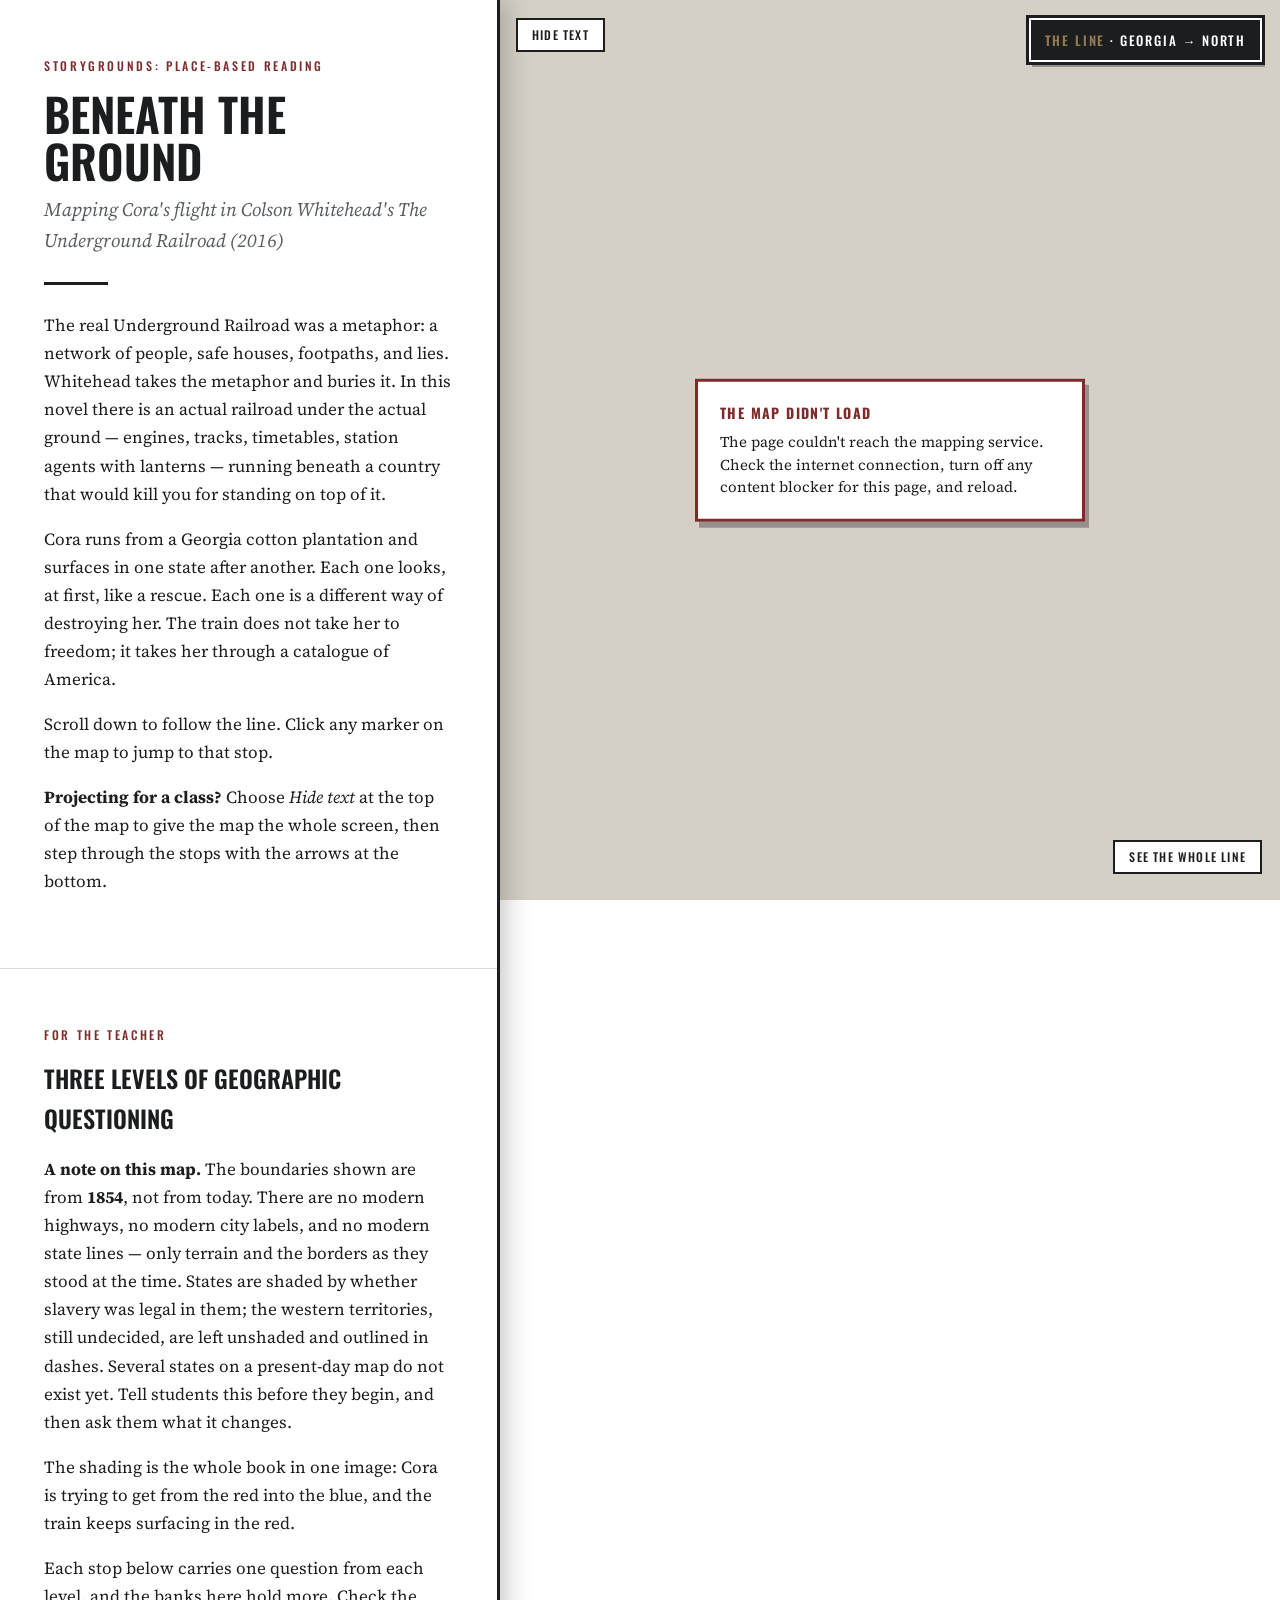
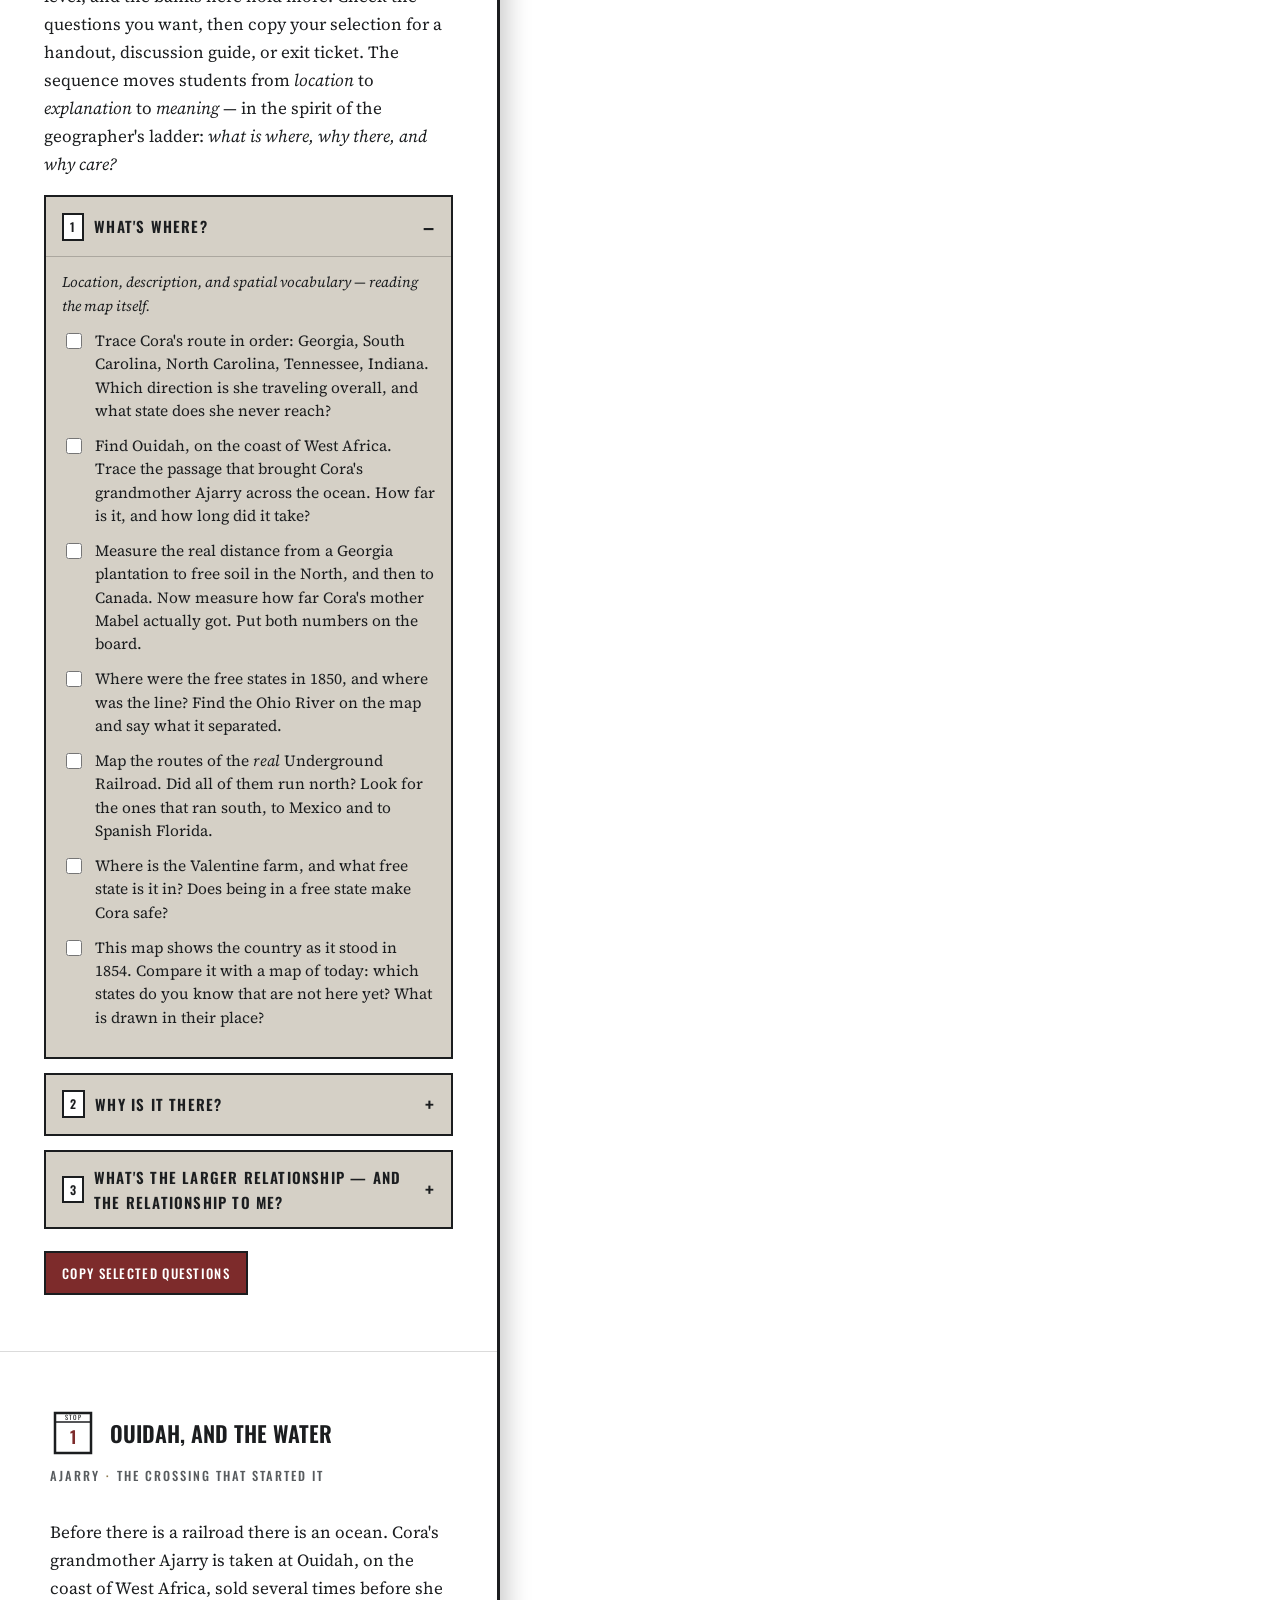
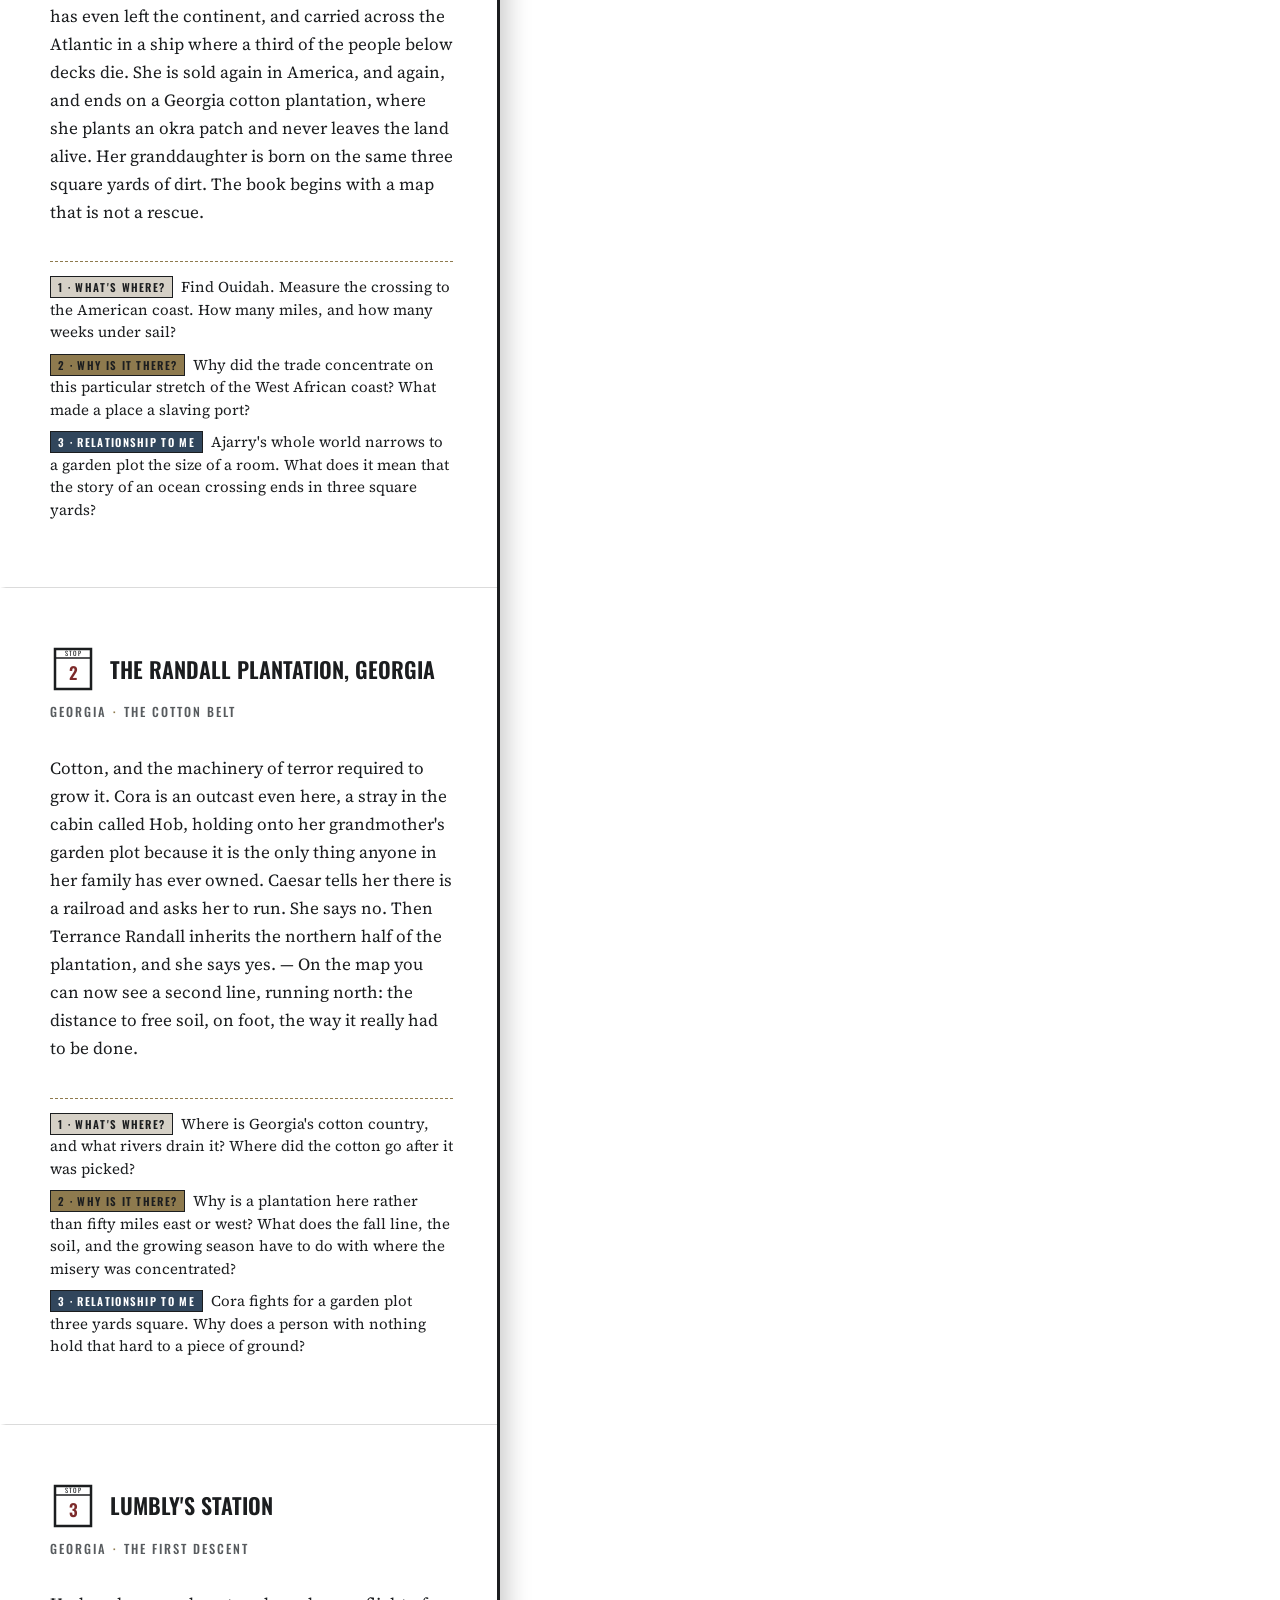
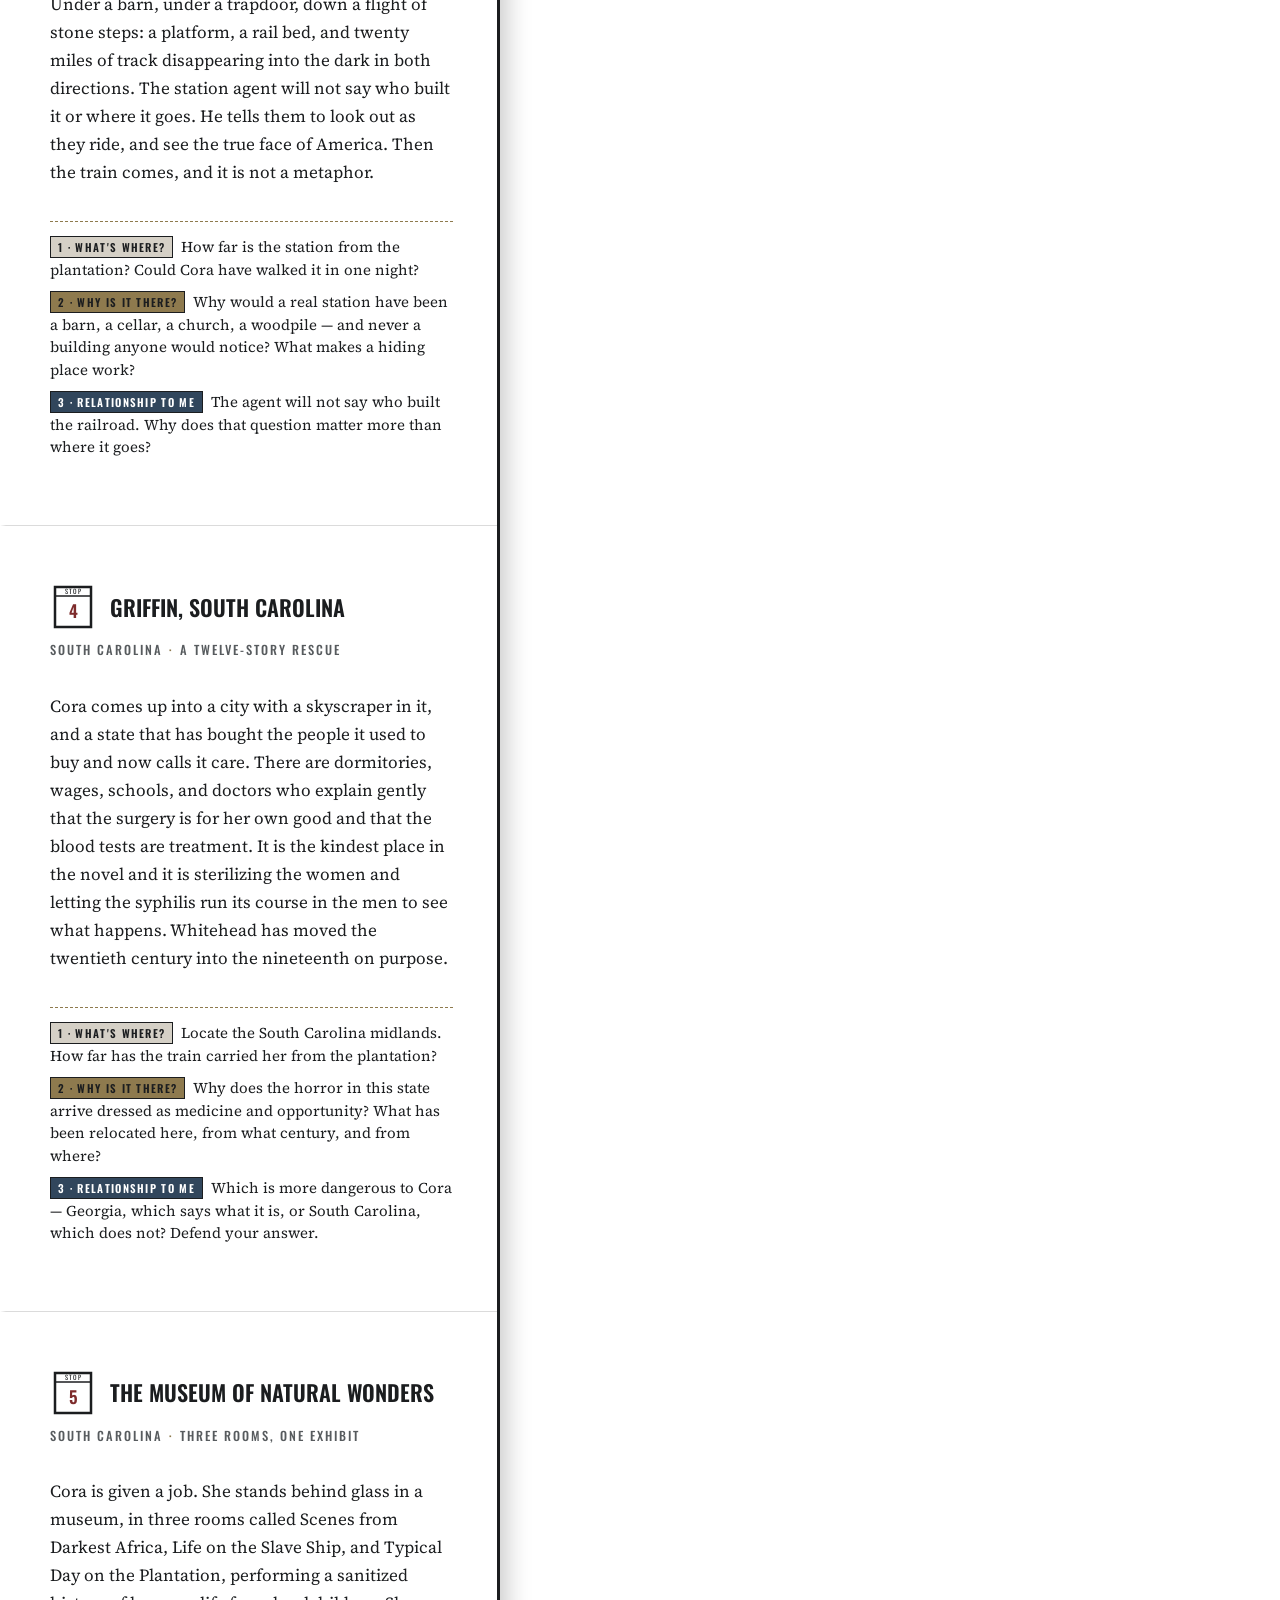
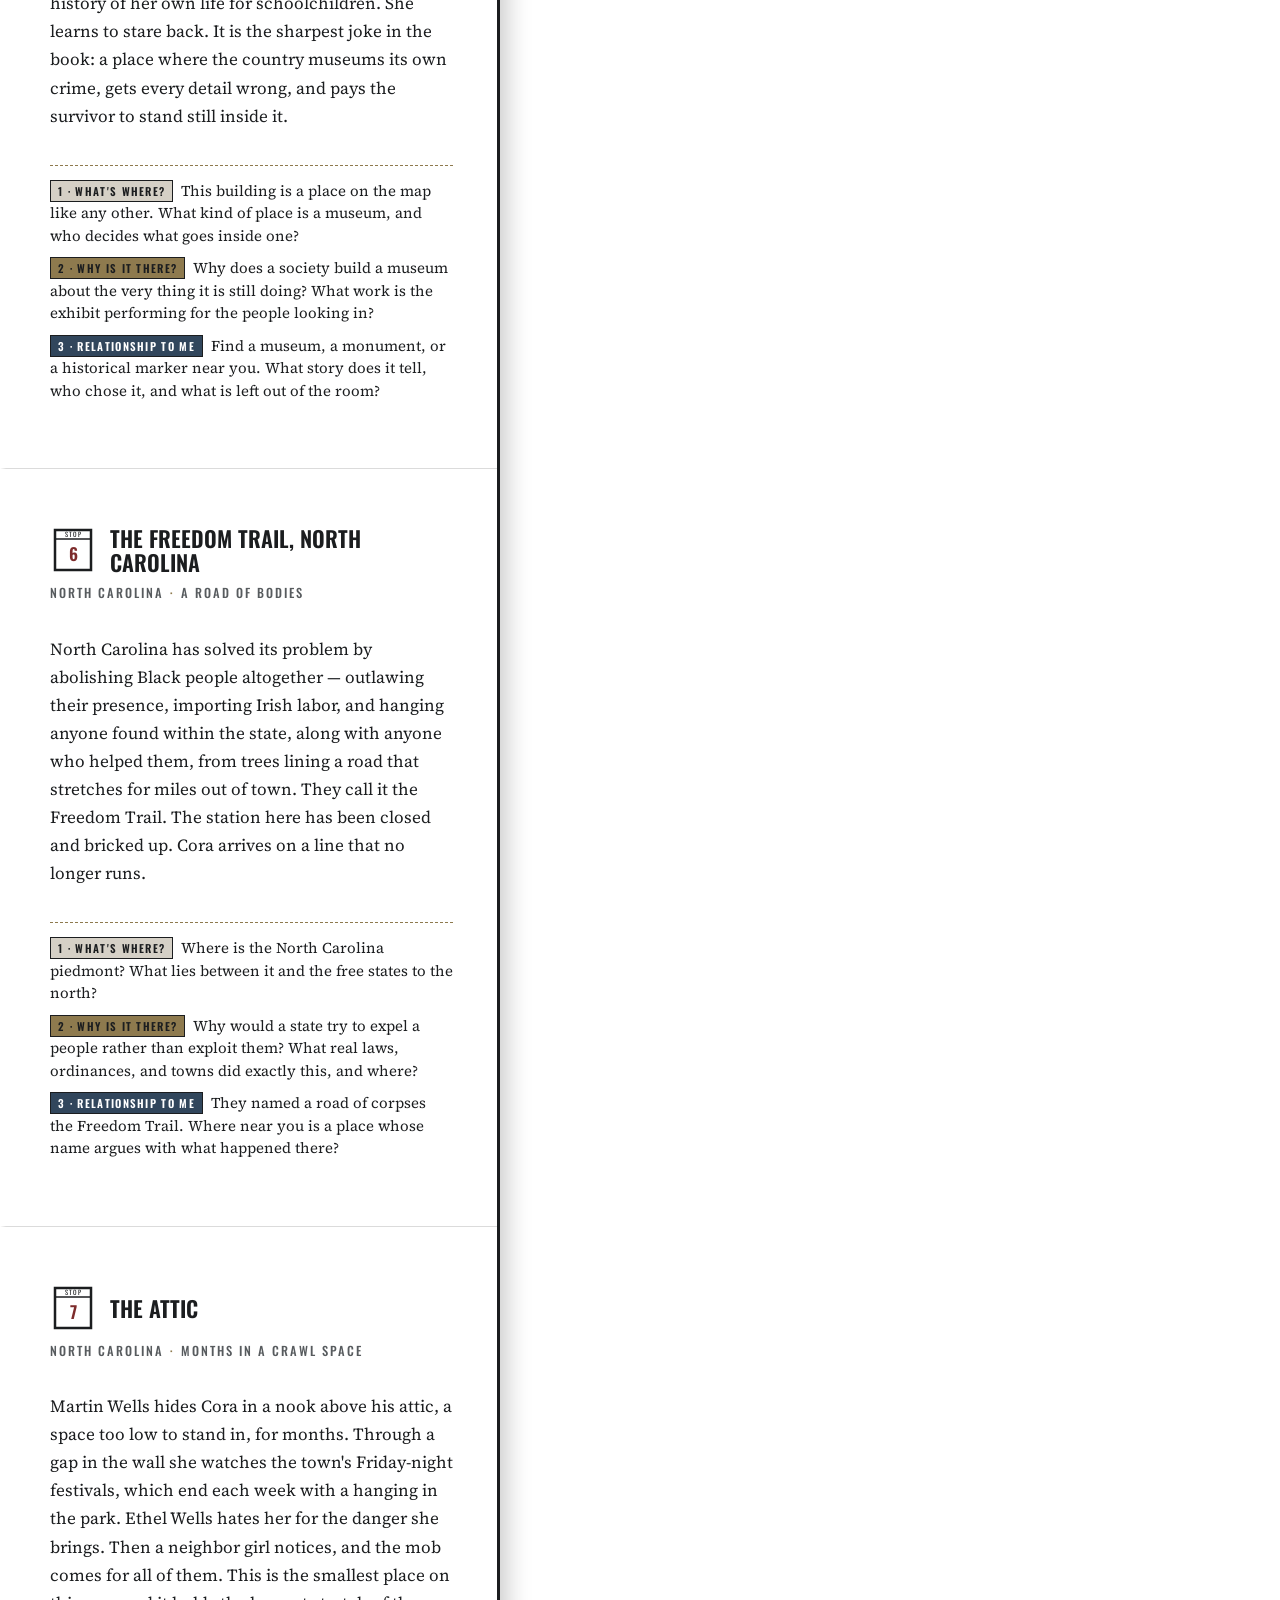
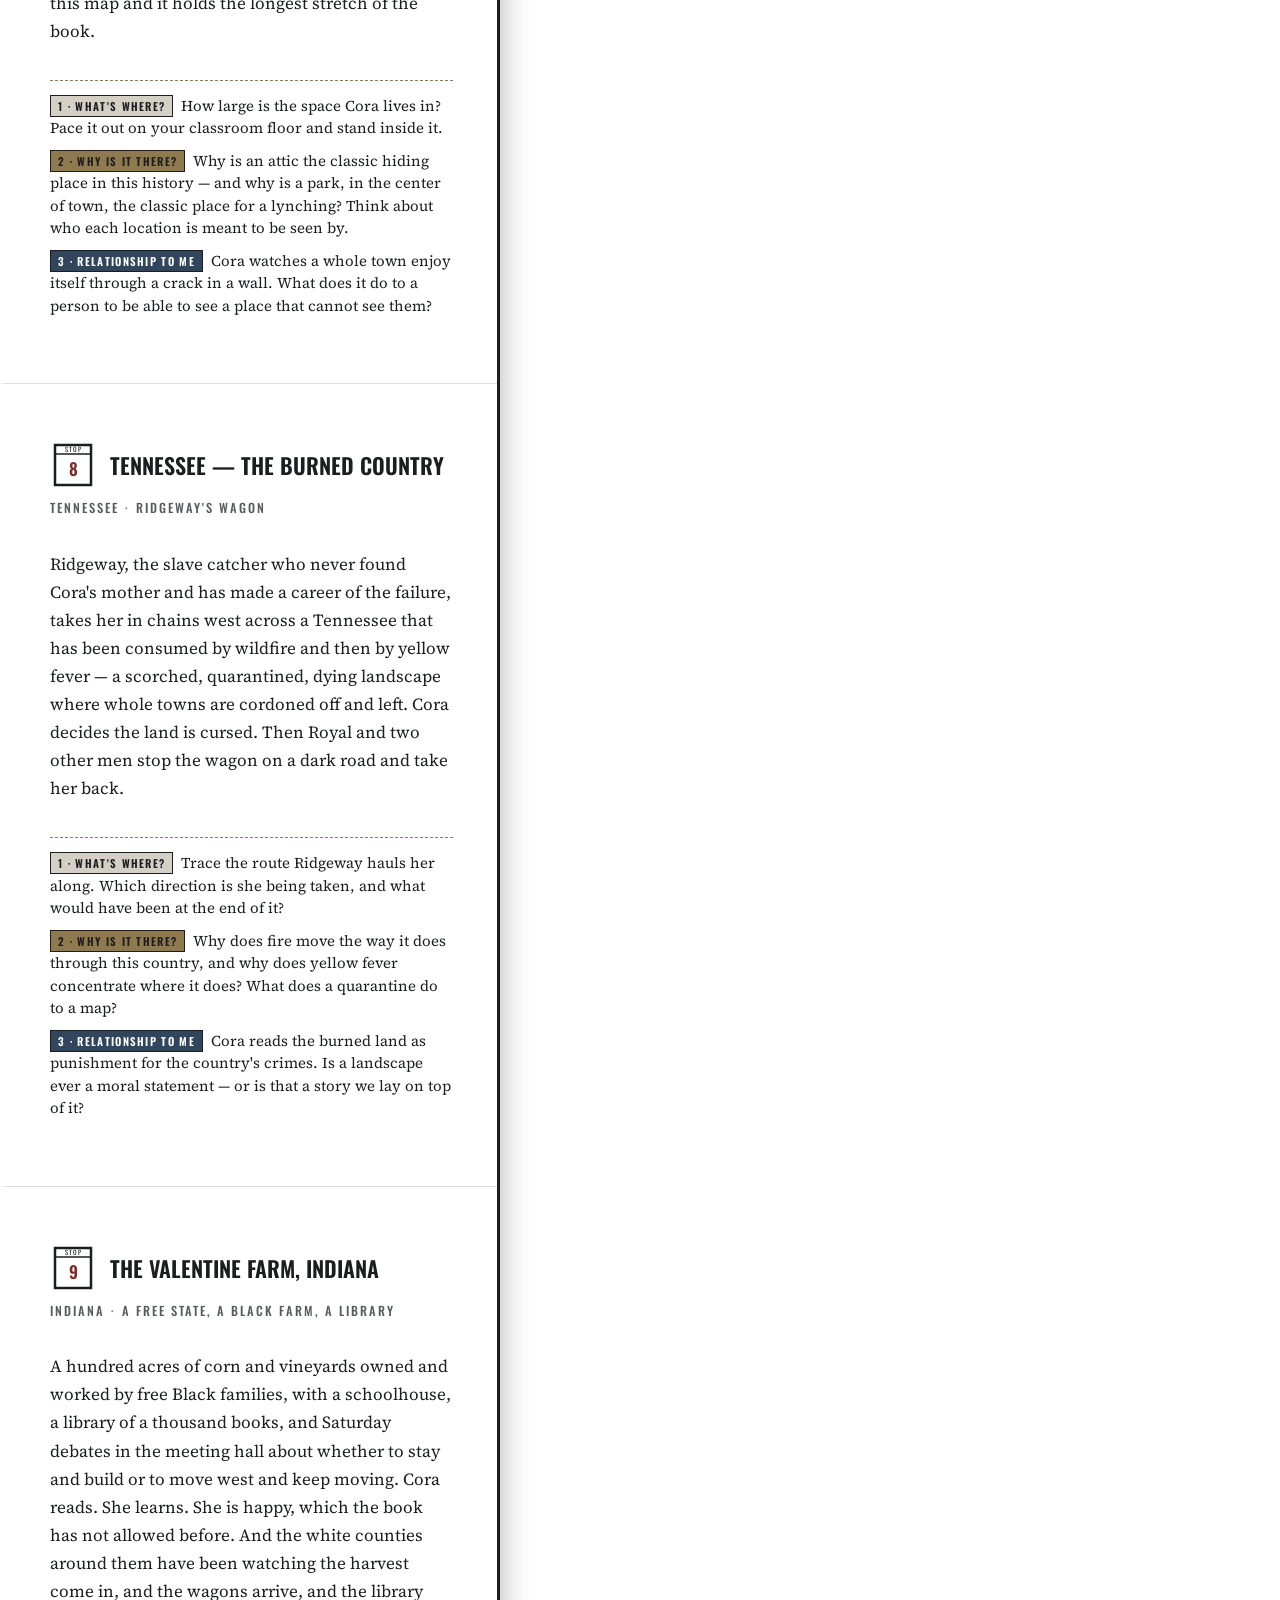
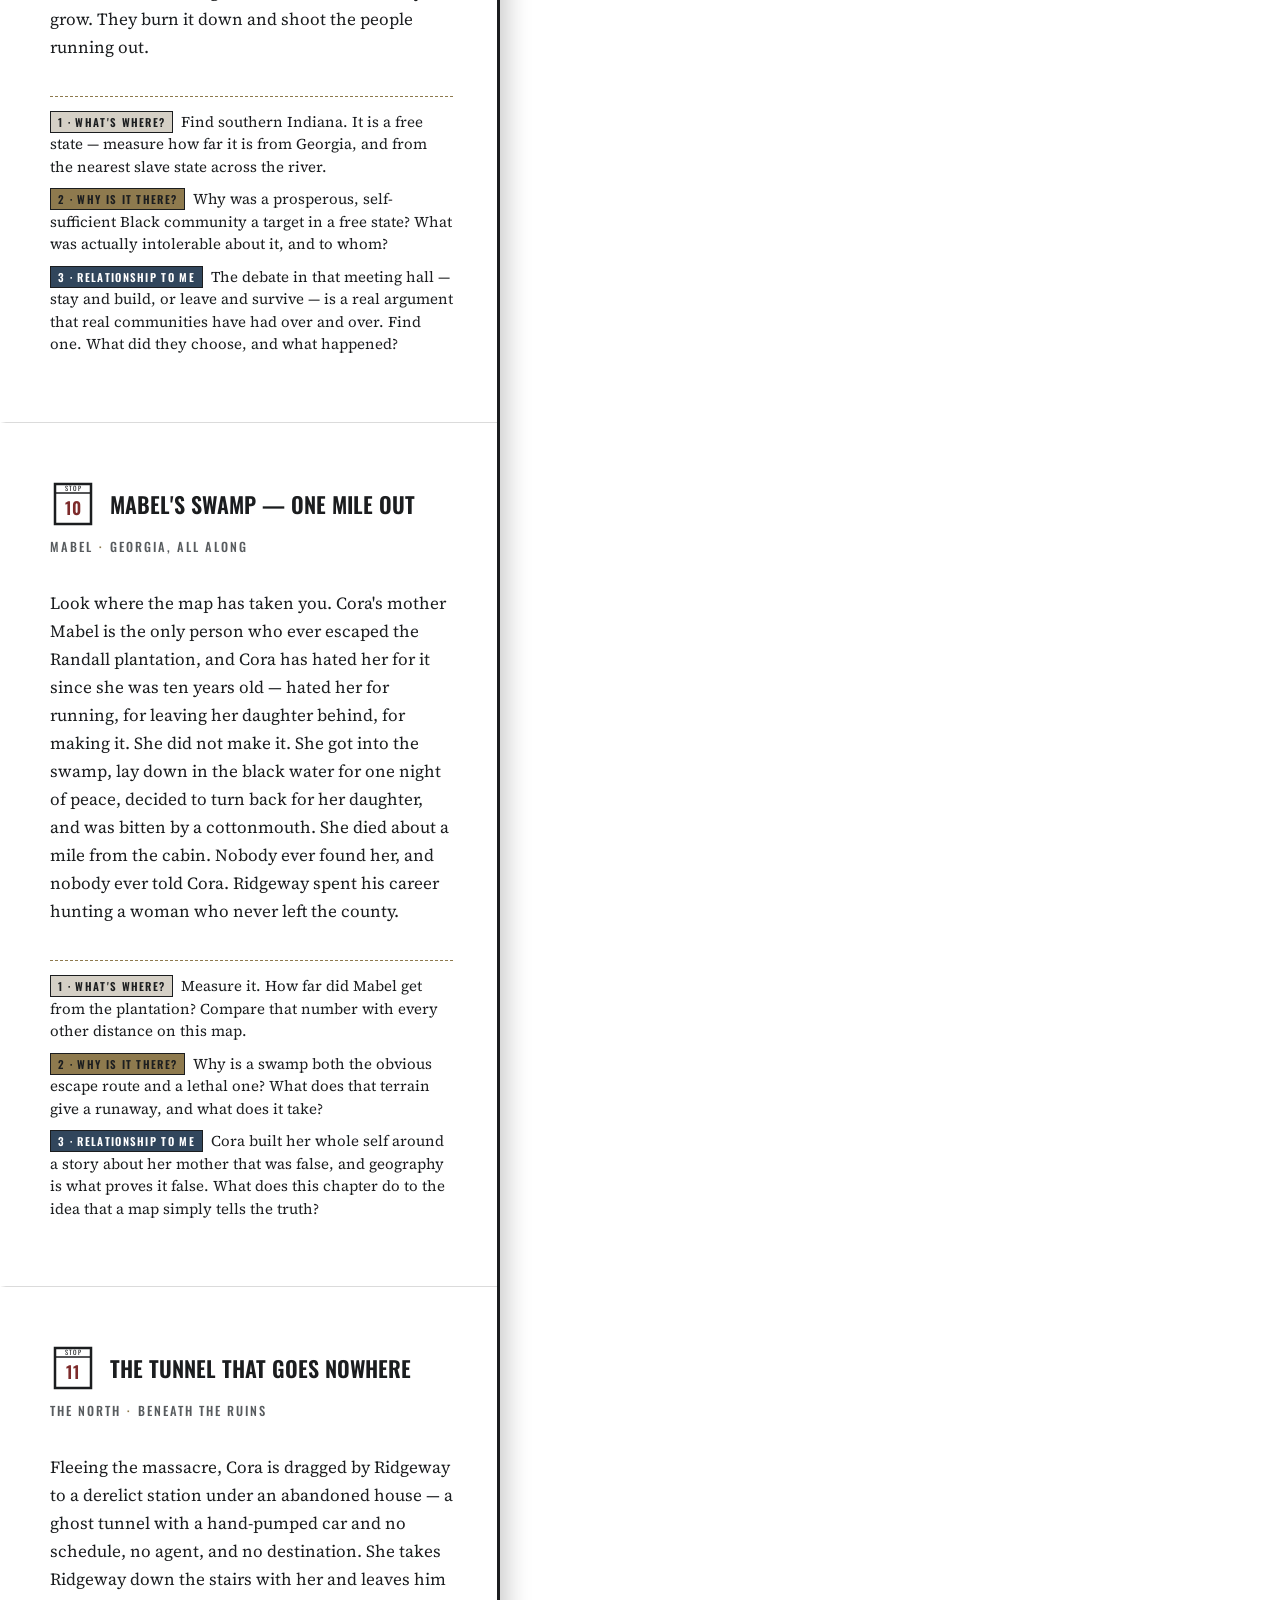
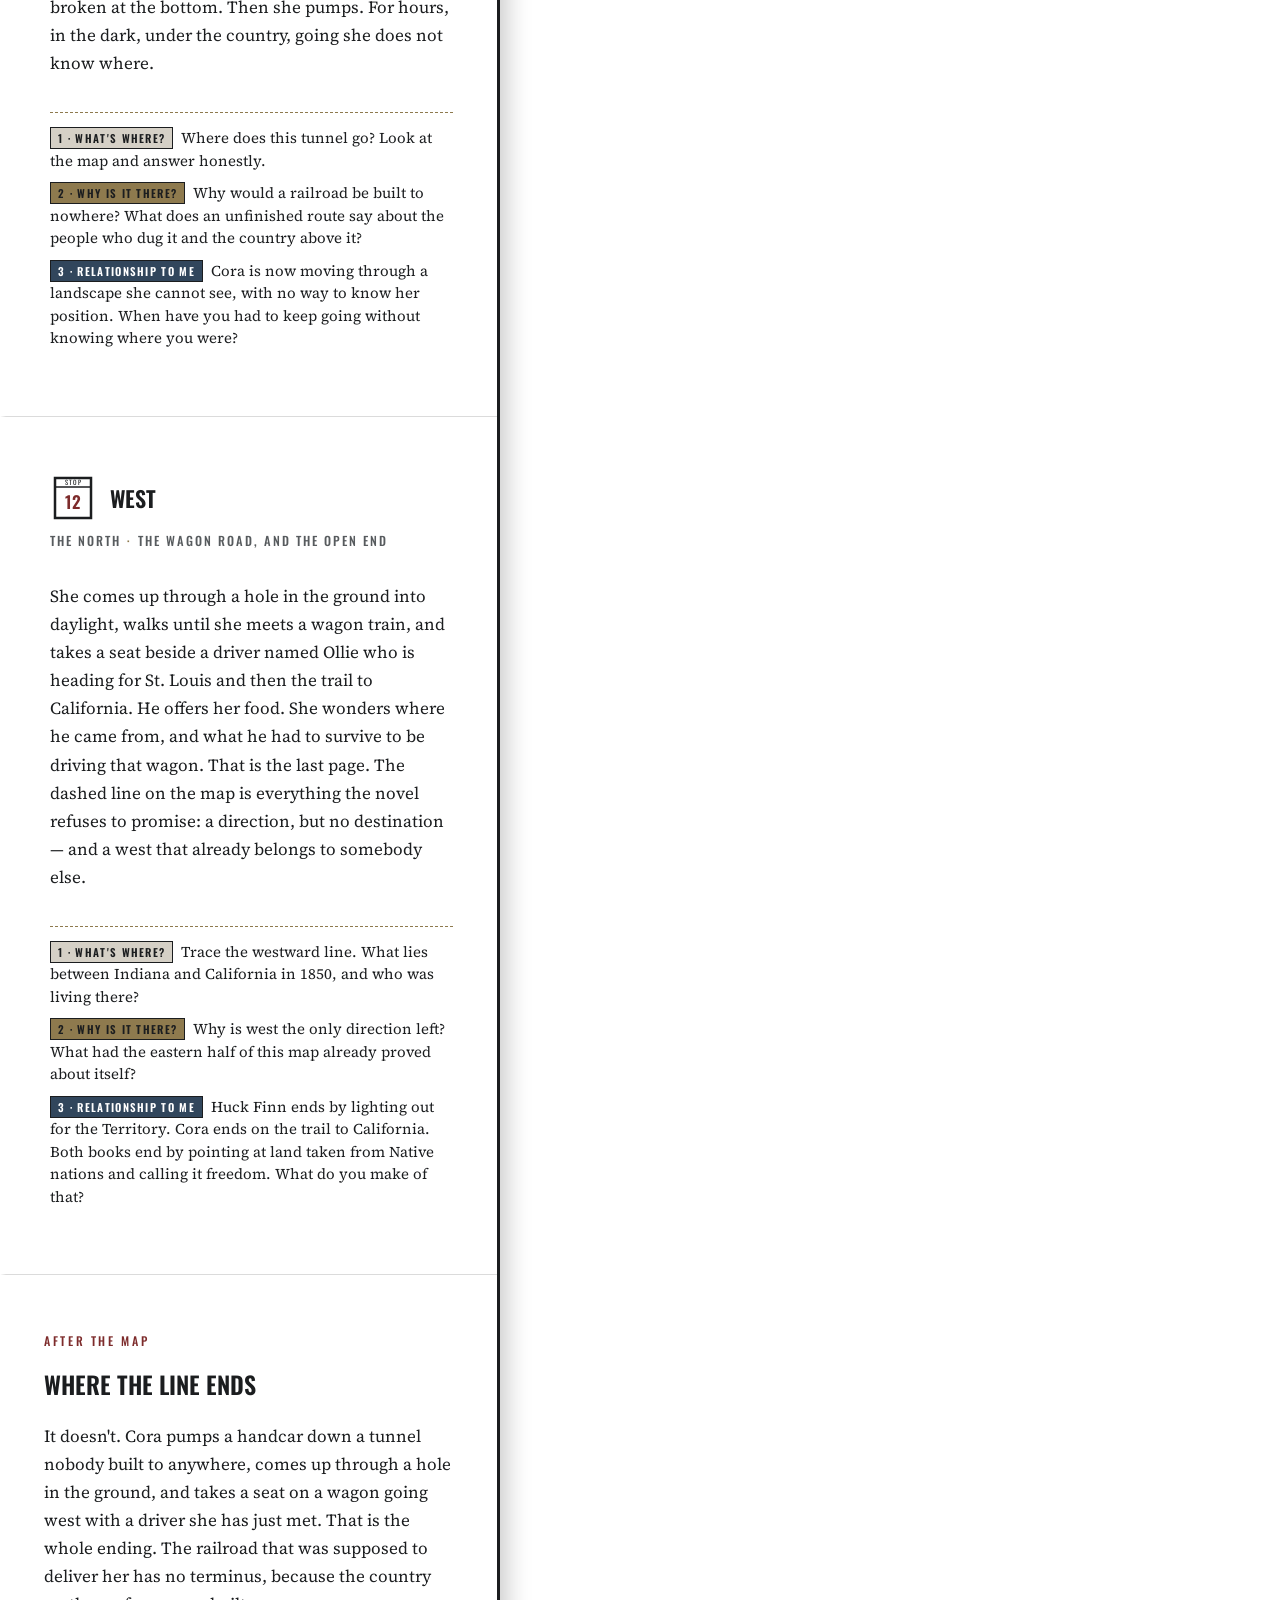
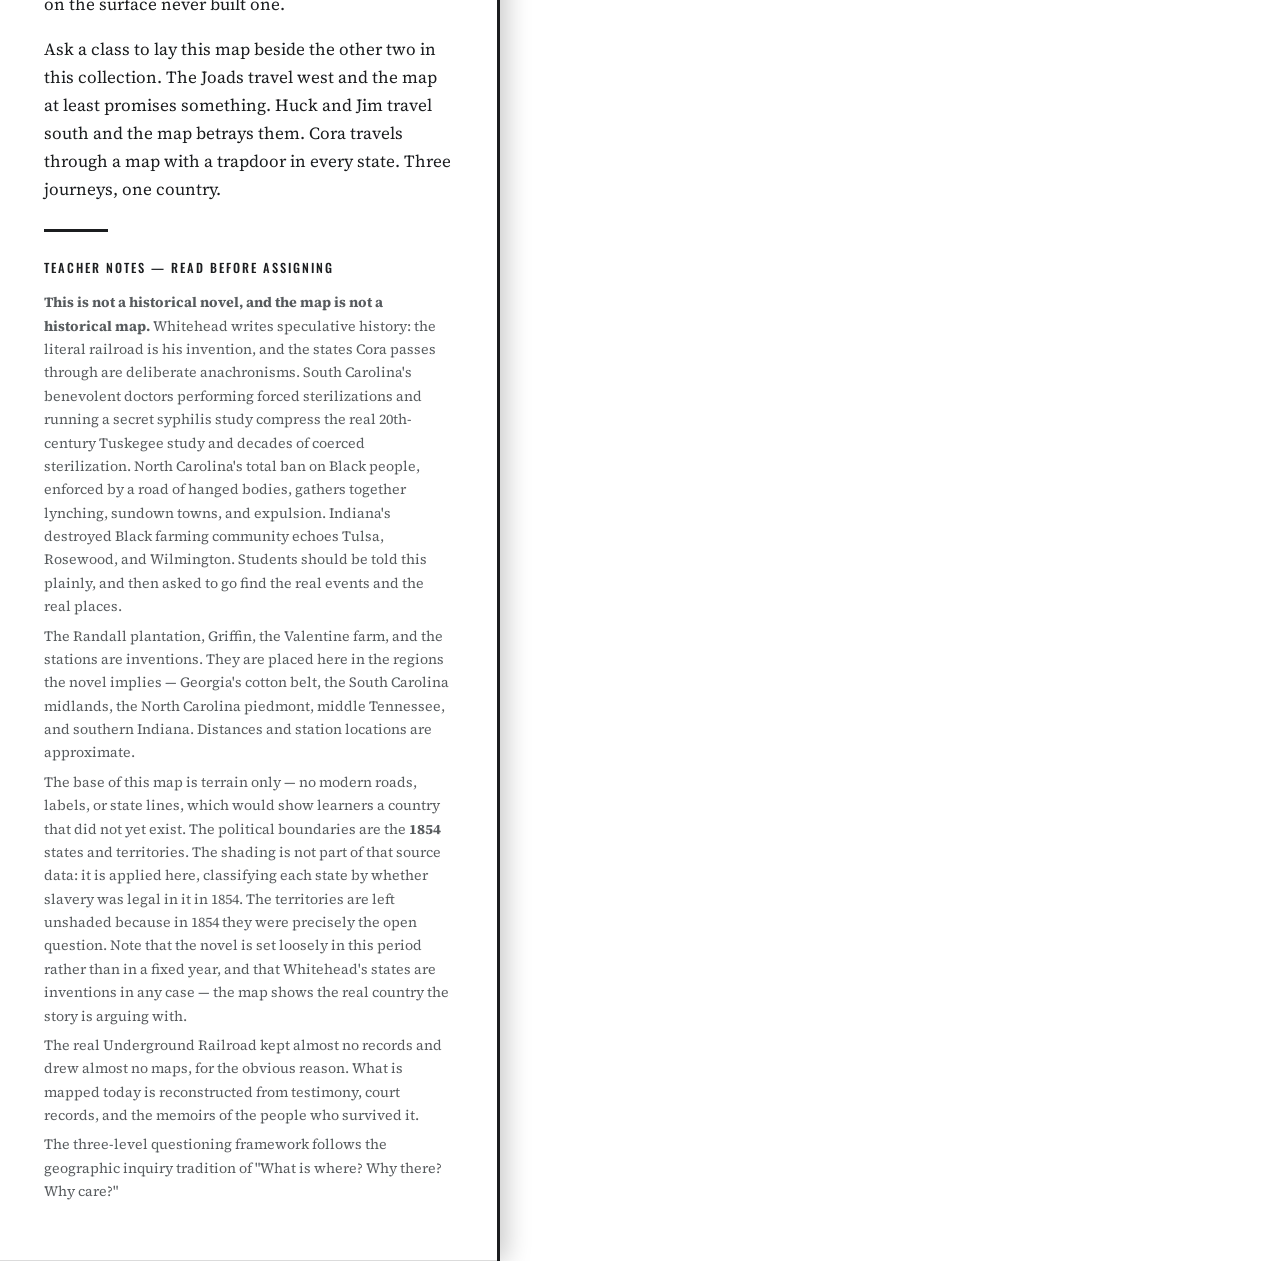
<file: whitehead-railroad.html>
<!DOCTYPE html>
<html lang="en">
<head>
<meta charset="utf-8" />
<meta name="viewport" content="width=device-width, initial-scale=1" />
<title>Beneath the Ground — Mapping The Underground Railroad</title>
<meta name="description" content="A Storygrounds map study of Cora's flight in Colson Whitehead's The Underground Railroad, with a three-level geographic questioning strategy for teachers." />

<link rel="stylesheet" href="https://js.arcgis.com/4.30/esri/themes/light/main.css" />

<link rel="preconnect" href="https://fonts.googleapis.com" />
<link rel="preconnect" href="https://fonts.gstatic.com" crossorigin />
<link href="https://fonts.googleapis.com/css2?family=Oswald:wght@400;500;600&family=Source+Serif+4:ital,opsz,wght@0,8..60,400;0,8..60,600;1,8..60,400&display=swap" rel="stylesheet" />

<link rel="stylesheet" href="storymap.css?v=6" />

<!-- Per-book theme: night, lantern, rail -->
<style>
  :root{
    --paper:      #FFFFFF;
    --paper-deep: #D5D0C6;
    --ink:        #1B1D1F;
    --muted:      #575B5E;
    --accent:     #7D2B2B;
    --accent-2:   #8E7A4E;
    --cool:       #31465C;
  }

  /* Legend for the 1854 boundaries. Rides the panel edge, like the toggle,
     and hides itself if the boundary layer fails to load. */
  #legend{
    display: none;
    position: fixed;
    z-index: 7;
    top: 64px;
    left: calc(var(--panel-w) + 16px);
    background: var(--paper);
    border: 2px solid var(--ink);
    padding: 10px 13px 11px;
    box-shadow: 3px 4px 0 rgba(0,0,0,.3);
    transition: left .35s ease;
    max-width: 210px;
  }
  #legend p{
    margin: 0;
    font-size: 12.5px;
    line-height: 1.9;
    color: var(--ink);
    white-space: nowrap;
  }
  #legend .legend-title{
    font-family: var(--display);
    text-transform: uppercase;
    letter-spacing: .1em;
    font-size: 11px;
    font-weight: 600;
    line-height: 1.4;
    margin-bottom: 6px;
    padding-bottom: 5px;
    border-bottom: 1px solid rgba(0,0,0,.2);
    white-space: normal;
  }
  #legend .sw{
    display: inline-block;
    width: 15px; height: 12px;
    margin-right: 8px;
    vertical-align: -1px;
    border: 1px solid var(--ink);
    /* Fill colors are set by the script, so the legend always matches the map. */
  }

  @media (max-width: 900px){
    #legend{ top: auto; bottom: 12px; left: 12px; padding: 8px 10px 9px; }
    #legend p{ font-size: 11.5px; line-height: 1.75; }
  }
  @media (prefers-reduced-motion: reduce){ #legend{ transition: none; } }
</style>
</head>
<body>

<div id="map-wrap">
  <div id="viewDiv"></div>
  <div id="mapmsg" role="status"></div>
  <div id="legend" aria-label="Map legend">
    <p class="legend-title">The United States in 1854</p>
    <p><span class="sw" id="sw-slave"></span>Slavery legal</p>
    <p><span class="sw" id="sw-free"></span>Free state</p>
    <p><span class="sw" id="sw-terr"></span>Territory &mdash; still undecided</p>
  </div>
</div>

<button id="panelToggle" class="ctrl" type="button" aria-pressed="false">Hide text</button>
<button id="fitBtn" class="ctrl" type="button">See the whole line</button>

<div id="stepper" role="group" aria-label="Move through the stops">
  <button id="prevBtn" class="ctrl" type="button" aria-label="Previous stop">◀</button>
  <span id="stepCount">Stop 1 of 12</span>
  <button id="nextBtn" class="ctrl" type="button" aria-label="Next stop">▶</button>
</div>

<div id="odometer" aria-live="polite"><span class="mi">THE LINE</span> · GEORGIA → NORTH</div>

<main id="panel">

  <header class="section" id="intro">
    <p class="eyebrow"><a href="index.html" title="Back to the Storygrounds library">Storygrounds: Place-based reading</a></p>
    <h1>Beneath the Ground</h1>
    <p class="subtitle">Mapping Cora's flight in Colson Whitehead's <em>The Underground Railroad</em> (2016)</p>
    <hr class="rule" />
    <p>The real Underground Railroad was a metaphor: a network of people, safe houses, footpaths,
    and lies. Whitehead takes the metaphor and buries it. In this novel there is an actual railroad
    under the actual ground — engines, tracks, timetables, station agents with lanterns — running
    beneath a country that would kill you for standing on top of it.</p>
    <p>Cora runs from a Georgia cotton plantation and surfaces in one state after another. Each one
    looks, at first, like a rescue. Each one is a different way of destroying her. The train does not
    take her to freedom; it takes her through a catalogue of America.</p>
    <p>Scroll down to follow the line. Click any marker on the map to jump to that stop.</p>
    <p><strong>Projecting for a class?</strong> Choose <em>Hide text</em> at the top of the map to give the map
    the whole screen, then step through the stops with the arrows at the bottom.</p>
  </header>

  <section class="section" id="framework">
    <p class="eyebrow">For the Teacher</p>
    <h2>Three Levels of Geographic Questioning</h2>
    <p><strong>A note on this map.</strong> The boundaries shown are from <strong>1854</strong>, not from today.
    There are no modern highways, no modern city labels, and no modern state lines — only terrain and the
    borders as they stood at the time. States are shaded by whether slavery was legal in them; the western
    territories, still undecided, are left unshaded and outlined in dashes. Several states on a present-day
    map do not exist yet. Tell students this before they begin, and then ask them what it changes.</p>
    <p>The shading is the whole book in one image: Cora is trying to get from the red into the blue, and the
    train keeps surfacing in the red.</p>
    <p>Each stop below carries one question from each level, and the banks here hold more.
    Check the questions you want, then copy your selection for a handout, discussion guide, or exit ticket.
    The sequence moves students from <em>location</em> to <em>explanation</em> to <em>meaning</em> — in the spirit of
    the geographer's ladder: <em>what is where, why there, and why care?</em></p>

    <details class="qgroup" open>
      <summary><span class="q-tag">1</span> What's where?</summary>
      <div class="q-body">
        <p class="q-intro">Location, description, and spatial vocabulary — reading the map itself.</p>
        <ul class="q-list">
          <li><input type="checkbox" id="q1a" data-g="1" /><label for="q1a">Trace Cora's route in order: Georgia, South Carolina, North Carolina, Tennessee, Indiana. Which direction is she traveling overall, and what state does she never reach?</label></li>
          <li><input type="checkbox" id="q1b" data-g="1" /><label for="q1b">Find Ouidah, on the coast of West Africa. Trace the passage that brought Cora's grandmother Ajarry across the ocean. How far is it, and how long did it take?</label></li>
          <li><input type="checkbox" id="q1c" data-g="1" /><label for="q1c">Measure the real distance from a Georgia plantation to free soil in the North, and then to Canada. Now measure how far Cora's mother Mabel actually got. Put both numbers on the board.</label></li>
          <li><input type="checkbox" id="q1d" data-g="1" /><label for="q1d">Where were the free states in 1850, and where was the line? Find the Ohio River on the map and say what it separated.</label></li>
          <li><input type="checkbox" id="q1e" data-g="1" /><label for="q1e">Map the routes of the <em>real</em> Underground Railroad. Did all of them run north? Look for the ones that ran south, to Mexico and to Spanish Florida.</label></li>
          <li><input type="checkbox" id="q1f" data-g="1" /><label for="q1f">Where is the Valentine farm, and what free state is it in? Does being in a free state make Cora safe?</label></li>
          <li><input type="checkbox" id="q1g" data-g="1" /><label for="q1g">This map shows the country as it stood in 1854. Compare it with a map of today: which states do you know that are not here yet? What is drawn in their place?</label></li>
        </ul>
      </div>
    </details>

    <details class="qgroup">
      <summary><span class="q-tag">2</span> Why is it there?</summary>
      <div class="q-body">
        <p class="q-intro">Spatial reasoning — the processes that put things in their places.</p>
        <ul class="q-list">
          <li><input type="checkbox" id="q2a" data-g="2" /><label for="q2a">Why is the cotton belt where it is? Connect soil, growing season, rainfall, and the rivers that carried the crop to port — and then say who was forced to work it.</label></li>
          <li><input type="checkbox" id="q2b" data-g="2" /><label for="q2b">Why was escape from the Deep South so much harder than escape from Maryland or Kentucky? Measure both distances and count the states in between.</label></li>
          <li><input type="checkbox" id="q2c" data-g="2" /><label for="q2c">Why does Whitehead put the railroad <em>under the ground</em>? What can a train do on a map that a footpath cannot — and what does burying the route hide from the people above it?</label></li>
          <li><input type="checkbox" id="q2d" data-g="2" /><label for="q2d">The novel's South Carolina, North Carolina, and Indiana are not historical portraits. Each one relocates a real American atrocity into a place and a decade where it did not happen. Identify them, then map where and when each actually occurred.</label></li>
          <li><input type="checkbox" id="q2e" data-g="2" /><label for="q2e">Why was a prosperous Black farming community in a free state still a target? Look up the destruction of Black towns and districts — Tulsa, Rosewood, Wilmington — and locate them.</label></li>
          <li><input type="checkbox" id="q2f" data-g="2" /><label for="q2f">Why does the last tunnel go nowhere? If a railroad has no terminus, what does that say about where the country was actually prepared to take her?</label></li>
          <li><input type="checkbox" id="q2g" data-g="2" /><label for="q2g">1854 is the year of the Kansas-Nebraska Act, which tore up the old line between slave and free territory and left the question to a vote — and to violence. Find the western territories on this map. Why did where the line fell matter so much to people living a thousand miles away?</label></li>
        </ul>
      </div>
    </details>

    <details class="qgroup">
      <summary><span class="q-tag">3</span> What's the larger relationship — and the relationship to me?</summary>
      <div class="q-body">
        <p class="q-intro">Connection, comparison, and personal geography — why care?</p>
        <ul class="q-list">
          <li><input type="checkbox" id="q3a" data-g="3" /><label for="q3a">Cora hated her mother for a lifetime for running away. Mabel got about a mile. What does that single fact do to how you read every distance in this book?</label></li>
          <li><input type="checkbox" id="q3b" data-g="3" /><label for="q3b">Each state Cora surfaces in is a different America. If your own state were a stop on this line, what would the train find when it came up for air — then, and now?</label></li>
          <li><input type="checkbox" id="q3c" data-g="3" /><label for="q3c">Compare this route with the Joads' road west and with Huck's river. In one, the map offers hope; in another, it betrays; here it is a trap with a station at every exit. What does a map do to a story?</label></li>
          <li><input type="checkbox" id="q3d" data-g="3" /><label for="q3d">Cora ends the book heading west — toward the same territory Huck Finn plans to light out for. Whose land is that? What does it mean that both books call the same place freedom?</label></li>
          <li><input type="checkbox" id="q3e" data-g="3" /><label for="q3e">The real railroad left almost no map, because a map would have been evidence. What does it mean to travel a route that cannot be written down? Where do people move invisibly today, and why?</label></li>
          <li><input type="checkbox" id="q3f" data-g="3" /><label for="q3f">Find out what happened where you live. Was there a station, a safe house, a slave market, a sundown ordinance, a destroyed neighborhood? Put it on a map and say what stands there now.</label></li>
        </ul>
      </div>
    </details>

    <button id="copyBtn" type="button">Copy selected questions</button><span id="copyMsg" role="status"></span>
  </section>

  <div id="stops"></div>

  <section class="section foot" id="closing">
    <p class="eyebrow">After the Map</p>
    <h2>Where the Line Ends</h2>
    <p>It doesn't. Cora pumps a handcar down a tunnel nobody built to anywhere, comes up through a
    hole in the ground, and takes a seat on a wagon going west with a driver she has just met. That
    is the whole ending. The railroad that was supposed to deliver her has no terminus, because the
    country on the surface never built one.</p>
    <p>Ask a class to lay this map beside the other two in this collection. The Joads travel west and
    the map at least promises something. Huck and Jim travel south and the map betrays them. Cora
    travels through a map with a trapdoor in every state. Three journeys, one country.</p>
    <hr class="rule" />
    <p class="smallcaps">Teacher notes — read before assigning</p>
    <small><strong>This is not a historical novel, and the map is not a historical map.</strong> Whitehead writes speculative history: the literal railroad is his invention, and the states Cora passes through are deliberate anachronisms. South Carolina's benevolent doctors performing forced sterilizations and running a secret syphilis study compress the real 20th-century Tuskegee study and decades of coerced sterilization. North Carolina's total ban on Black people, enforced by a road of hanged bodies, gathers together lynching, sundown towns, and expulsion. Indiana's destroyed Black farming community echoes Tulsa, Rosewood, and Wilmington. Students should be told this plainly, and then asked to go find the real events and the real places.</small>
    <small>The Randall plantation, Griffin, the Valentine farm, and the stations are inventions. They are placed here in the regions the novel implies — Georgia's cotton belt, the South Carolina midlands, the North Carolina piedmont, middle Tennessee, and southern Indiana. Distances and station locations are approximate.</small>
    <small>The base of this map is terrain only — no modern roads, labels, or state lines, which would show learners a country that did not yet exist. The political boundaries are the <strong>1854</strong> states and territories. The shading is not part of that source data: it is applied here, classifying each state by whether slavery was legal in it in 1854. The territories are left unshaded because in 1854 they were precisely the open question. Note that the novel is set loosely in this period rather than in a fixed year, and that Whitehead's states are inventions in any case — the map shows the real country the story is arguing with.</small>
    <small>The real Underground Railroad kept almost no records and drew almost no maps, for the obvious reason. What is mapped today is reconstructed from testimony, court records, and the memoirs of the people who survived it.</small>
    <small>The three-level questioning framework follows the geographic inquiry tradition of "What is where? Why there? Why care?"</small>
  </section>
</main>


<!-- ===================================================================
     PART 1 — Content and reading panel. No dependencies.
     =================================================================== -->
<script>
/* ---------------------------------------------------------------------
   THE MAP BENEATH THE STORY
   This study deliberately avoids a modern basemap. Present-day highways,
   city labels, and state lines are anachronisms here — they show learners
   a country that did not yet exist. Instead:
     · the ground is bare terrain, with no labels, no roads, no borders
     · the only political boundaries come from an 1854 layer, drawn on top
   --------------------------------------------------------------------- */
var CONFIG = {

  /* Terrain with no labels. Needs no key and no account.
     Swap in World_Shaded_Relief for pure relief with no land cover at all. */
  terrainUrl: "https://services.arcgisonline.com/ArcGIS/rest/services/World_Terrain_Base/MapServer",

  /* United States states and territories as they stood in 1854. */
  boundaryUrl: "https://services.arcgis.com/BG6nSlhZSAWtExvp/arcgis/rest/services/1854_US_states_and_territories/FeatureServer/0",
  boundaryYear: 1854,

  /* Shade the 1854 states by whether slavery was legal there.
     This is the line Cora spends the whole novel trying to cross, so the map
     draws it. Set to false for plain outlines with no shading. */
  shadeFreeAndSlave: true,

  /* How solid the shading is, as a fraction of the base washes below.
     1.00 = the base washes
     0.40 = 60% more transparent, so the terrain reads through clearly  ← current
     0.00 = no fill at all; outlines only. */
  fillOpacity: 0.40
};

/* The base washes, before fillOpacity is applied. */
var BOUNDARY_FILL = {
  "Slave state": 0.30,
  "Free state":  0.18,
  "Territory":   0.10
};

/* Slavery was legal in these fifteen states in 1854, and in the District of
   Columbia. Every other state was free. Territories were the open question —
   which is what the Kansas-Nebraska Act of 1854 set on fire. */
var SLAVE_STATES_1854 = [
  "Alabama", "Arkansas", "Delaware", "District of Columbia", "Florida",
  "Georgia", "Kentucky", "Louisiana", "Maryland", "Mississippi", "Missouri",
  "North Carolina", "South Carolina", "Tennessee", "Texas", "Virginia"
];

var CSSVARS = getComputedStyle(document.documentElement);
function tok(name){ return CSSVARS.getPropertyValue(name).trim(); }
function rgb(hex, alpha){
  hex = hex.replace("#", "");
  if (hex.length === 3) hex = hex[0]+hex[0]+hex[1]+hex[1]+hex[2]+hex[2];
  return [ parseInt(hex.substr(0,2),16), parseInt(hex.substr(2,2),16),
           parseInt(hex.substr(4,2),16), alpha === undefined ? 1 : alpha ];
}
var C = {
  paper:  tok("--paper"),
  ink:    tok("--ink"),
  accent: tok("--accent"),
  muted:  tok("--muted"),
  cool:   tok("--cool")
};

/* The line, north out of Georgia. */
var PATH = [
  [-83.150,32.700],  /* 0  Randall plantation */
  [-83.190,32.660],  /* 1  the swamp — one mile out */
  [-83.450,32.850],  /* 2  Lumbly's station */
  [-82.300,33.300],
  [-81.600,33.700],
  [-81.030,34.000],  /* 5  Griffin, South Carolina */
  [-81.010,34.020],  /* 6  the Museum of Natural Wonders */
  [-80.600,34.800],
  [-79.950,35.950],  /* 8  the Freedom Trail */
  [-79.790,36.070],  /* 9  the attic */
  [-82.500,36.100],
  [-84.500,36.100],
  [-86.800,36.050],  /* 12 Tennessee — the burned country */
  [-86.600,37.500],
  [-86.550,38.600],
  [-86.550,39.600],  /* 15 the Valentine farm, Indiana */
  [-86.620,39.720]   /* 16 the tunnel that goes nowhere */
];

/* Ajarry's crossing: Ouidah to the Georgia coast. */
var PASSAGE = [ [2.085,6.363], [-10.0,4.5], [-32.0,10.0], [-58.0,20.0], [-74.0,27.0], [-81.090,32.080] ];

/* What escape actually cost from the Deep South: Georgia to Canada, on foot. */
var FREESOIL = [ [-83.150,32.700], [-84.400,35.000], [-84.500,38.000], [-84.500,39.100], [-83.050,42.330] ];

/* The wagon road at the end of the book. */
var WEST = [ [-86.620,39.720], [-90.200,38.630], [-94.600,39.100], [-98.000,39.300] ];

var STOPS = [

{ pi:0, zoom:3, center:[-38,22], miles:0, keepRun:true,
  name:"Ouidah, and the Water", region:"The crossing that started it", ch:"Ajarry",
  text:"Before there is a railroad there is an ocean. Cora's grandmother Ajarry is taken at Ouidah, on the coast of West Africa, sold several times before she has even left the continent, and carried across the Atlantic in a ship where a third of the people below decks die. She is sold again in America, and again, and ends on a Georgia cotton plantation, where she plants an okra patch and never leaves the land alive. Her granddaughter is born on the same three square yards of dirt. The book begins with a map that is not a rescue.",
  q1:"Find Ouidah. Measure the crossing to the American coast. How many miles, and how many weeks under sail?",
  q2:"Why did the trade concentrate on this particular stretch of the West African coast? What made a place a slaving port?",
  q3:"Ajarry's whole world narrows to a garden plot the size of a room. What does it mean that the story of an ocean crossing ends in three square yards?" },

{ pi:0, zoom:12, miles:0,
  name:"The Randall Plantation, Georgia", region:"The cotton belt", ch:"Georgia",
  text:"Cotton, and the machinery of terror required to grow it. Cora is an outcast even here, a stray in the cabin called Hob, holding onto her grandmother's garden plot because it is the only thing anyone in her family has ever owned. Caesar tells her there is a railroad and asks her to run. She says no. Then Terrance Randall inherits the northern half of the plantation, and she says yes. — On the map you can now see a second line, running north: the distance to free soil, on foot, the way it really had to be done.",
  q1:"Where is Georgia's cotton country, and what rivers drain it? Where did the cotton go after it was picked?",
  q2:"Why is a plantation here rather than fifty miles east or west? What does the fall line, the soil, and the growing season have to do with where the misery was concentrated?",
  q3:"Cora fights for a garden plot three yards square. Why does a person with nothing hold that hard to a piece of ground?" },

{ pi:2, zoom:12, miles:20,
  name:"Lumbly's Station", region:"The first descent", ch:"Georgia",
  text:"Under a barn, under a trapdoor, down a flight of stone steps: a platform, a rail bed, and twenty miles of track disappearing into the dark in both directions. The station agent will not say who built it or where it goes. He tells them to look out as they ride, and see the true face of America. Then the train comes, and it is not a metaphor.",
  q1:"How far is the station from the plantation? Could Cora have walked it in one night?",
  q2:"Why would a real station have been a barn, a cellar, a church, a woodpile — and never a building anyone would notice? What makes a hiding place work?",
  q3:"The agent will not say who built the railroad. Why does that question matter more than where it goes?" },

{ pi:5, zoom:11, miles:230,
  name:"Griffin, South Carolina", region:"A twelve-story rescue", ch:"South Carolina",
  text:"Cora comes up into a city with a skyscraper in it, and a state that has bought the people it used to buy and now calls it care. There are dormitories, wages, schools, and doctors who explain gently that the surgery is for her own good and that the blood tests are treatment. It is the kindest place in the novel and it is sterilizing the women and letting the syphilis run its course in the men to see what happens. Whitehead has moved the twentieth century into the nineteenth on purpose.",
  q1:"Locate the South Carolina midlands. How far has the train carried her from the plantation?",
  q2:"Why does the horror in this state arrive dressed as medicine and opportunity? What has been relocated here, from what century, and from where?",
  q3:"Which is more dangerous to Cora — Georgia, which says what it is, or South Carolina, which does not? Defend your answer." },

{ pi:6, zoom:14, miles:230,
  name:"The Museum of Natural Wonders", region:"Three rooms, one exhibit", ch:"South Carolina",
  text:"Cora is given a job. She stands behind glass in a museum, in three rooms called Scenes from Darkest Africa, Life on the Slave Ship, and Typical Day on the Plantation, performing a sanitized history of her own life for schoolchildren. She learns to stare back. It is the sharpest joke in the book: a place where the country museums its own crime, gets every detail wrong, and pays the survivor to stand still inside it.",
  q1:"This building is a place on the map like any other. What kind of place is a museum, and who decides what goes inside one?",
  q2:"Why does a society build a museum about the very thing it is still doing? What work is the exhibit performing for the people looking in?",
  q3:"Find a museum, a monument, or a historical marker near you. What story does it tell, who chose it, and what is left out of the room?" },

{ pi:8, zoom:11, miles:390,
  name:"The Freedom Trail, North Carolina", region:"A road of bodies", ch:"North Carolina",
  text:"North Carolina has solved its problem by abolishing Black people altogether — outlawing their presence, importing Irish labor, and hanging anyone found within the state, along with anyone who helped them, from trees lining a road that stretches for miles out of town. They call it the Freedom Trail. The station here has been closed and bricked up. Cora arrives on a line that no longer runs.",
  q1:"Where is the North Carolina piedmont? What lies between it and the free states to the north?",
  q2:"Why would a state try to expel a people rather than exploit them? What real laws, ordinances, and towns did exactly this, and where?",
  q3:"They named a road of corpses the Freedom Trail. Where near you is a place whose name argues with what happened there?" },

{ pi:9, zoom:14, miles:400,
  name:"The Attic", region:"Months in a crawl space", ch:"North Carolina",
  text:"Martin Wells hides Cora in a nook above his attic, a space too low to stand in, for months. Through a gap in the wall she watches the town's Friday-night festivals, which end each week with a hanging in the park. Ethel Wells hates her for the danger she brings. Then a neighbor girl notices, and the mob comes for all of them. This is the smallest place on this map and it holds the longest stretch of the book.",
  q1:"How large is the space Cora lives in? Pace it out on your classroom floor and stand inside it.",
  q2:"Why is an attic the classic hiding place in this history — and why is a park, in the center of town, the classic place for a lynching? Think about who each location is meant to be seen by.",
  q3:"Cora watches a whole town enjoy itself through a crack in a wall. What does it do to a person to be able to see a place that cannot see them?" },

{ pi:12, zoom:9, miles:700,
  name:"Tennessee — the Burned Country", region:"Ridgeway's wagon", ch:"Tennessee",
  text:"Ridgeway, the slave catcher who never found Cora's mother and has made a career of the failure, takes her in chains west across a Tennessee that has been consumed by wildfire and then by yellow fever — a scorched, quarantined, dying landscape where whole towns are cordoned off and left. Cora decides the land is cursed. Then Royal and two other men stop the wagon on a dark road and take her back.",
  q1:"Trace the route Ridgeway hauls her along. Which direction is she being taken, and what would have been at the end of it?",
  q2:"Why does fire move the way it does through this country, and why does yellow fever concentrate where it does? What does a quarantine do to a map?",
  q3:"Cora reads the burned land as punishment for the country's crimes. Is a landscape ever a moral statement — or is that a story we lay on top of it?" },

{ pi:15, zoom:11, miles:940,
  name:"The Valentine Farm, Indiana", region:"A free state, a Black farm, a library", ch:"Indiana",
  text:"A hundred acres of corn and vineyards owned and worked by free Black families, with a schoolhouse, a library of a thousand books, and Saturday debates in the meeting hall about whether to stay and build or to move west and keep moving. Cora reads. She learns. She is happy, which the book has not allowed before. And the white counties around them have been watching the harvest come in, and the wagons arrive, and the library grow. They burn it down and shoot the people running out.",
  q1:"Find southern Indiana. It is a free state — measure how far it is from Georgia, and from the nearest slave state across the river.",
  q2:"Why was a prosperous, self-sufficient Black community a target in a free state? What was actually intolerable about it, and to whom?",
  q3:"The debate in that meeting hall — stay and build, or leave and survive — is a real argument that real communities have had over and over. Find one. What did they choose, and what happened?" },

{ pi:1, zoom:14, miles:940, keepRun:true,
  name:"Mabel's Swamp — One Mile Out", region:"Georgia, all along", ch:"Mabel",
  text:"Look where the map has taken you. Cora's mother Mabel is the only person who ever escaped the Randall plantation, and Cora has hated her for it since she was ten years old — hated her for running, for leaving her daughter behind, for making it. She did not make it. She got into the swamp, lay down in the black water for one night of peace, decided to turn back for her daughter, and was bitten by a cottonmouth. She died about a mile from the cabin. Nobody ever found her, and nobody ever told Cora. Ridgeway spent his career hunting a woman who never left the county.",
  q1:"Measure it. How far did Mabel get from the plantation? Compare that number with every other distance on this map.",
  q2:"Why is a swamp both the obvious escape route and a lethal one? What does that terrain give a runaway, and what does it take?",
  q3:"Cora built her whole self around a story about her mother that was false, and geography is what proves it false. What does this chapter do to the idea that a map simply tells the truth?" },

{ pi:16, zoom:12, miles:960,
  name:"The Tunnel That Goes Nowhere", region:"Beneath the ruins", ch:"The North",
  text:"Fleeing the massacre, Cora is dragged by Ridgeway to a derelict station under an abandoned house — a ghost tunnel with a hand-pumped car and no schedule, no agent, and no destination. She takes Ridgeway down the stairs with her and leaves him broken at the bottom. Then she pumps. For hours, in the dark, under the country, going she does not know where.",
  q1:"Where does this tunnel go? Look at the map and answer honestly.",
  q2:"Why would a railroad be built to nowhere? What does an unfinished route say about the people who dug it and the country above it?",
  q3:"Cora is now moving through a landscape she cannot see, with no way to know her position. When have you had to keep going without knowing where you were?" },

{ pi:16, zoom:5, center:[-92.0,39.0], miles:960,
  name:"West", region:"The wagon road, and the open end", ch:"The North",
  text:"She comes up through a hole in the ground into daylight, walks until she meets a wagon train, and takes a seat beside a driver named Ollie who is heading for St. Louis and then the trail to California. He offers her food. She wonders where he came from, and what he had to survive to be driving that wagon. That is the last page. The dashed line on the map is everything the novel refuses to promise: a direction, but no destination — and a west that already belongs to somebody else.",
  q1:"Trace the westward line. What lies between Indiana and California in 1850, and who was living there?",
  q2:"Why is west the only direction left? What had the eastern half of this map already proved about itself?",
  q3:"Huck Finn ends by lighting out for the Territory. Cora ends on the trail to California. Both books end by pointing at land taken from Native nations and calling it freedom. What do you make of that?" }

];

var prefersReduced = window.matchMedia("(prefers-reduced-motion: reduce)").matches;

function shieldSVG(n){
  return '<svg class="shield" viewBox="0 0 46 50" role="img" aria-label="Stop ' + n + '">' +
    '<rect x="5" y="5" width="36" height="40" fill="' + C.paper + '" stroke="' + C.ink + '" stroke-width="2.5"/>' +
    '<line x1="5" y1="14" x2="41" y2="14" stroke="' + C.ink + '" stroke-width="1.5"/>' +
    '<text x="23" y="12" text-anchor="middle" font-size="6.5" font-family="Oswald, Arial" fill="' + C.ink + '" letter-spacing="1">STOP</text>' +
    '<text x="23" y="36" text-anchor="middle" font-size="17" font-family="Oswald, Arial" font-weight="600" fill="' + C.accent + '">' + n + '</text>' +
    '</svg>';
}

(function buildStops(){
  var host = document.getElementById("stops");
  for (var i = 0; i < STOPS.length; i++) {
    var s = STOPS[i];
    var sec = document.createElement("section");
    sec.className = "section stop";
    sec.id = "stop-" + i;
    sec.setAttribute("data-stop", String(i));
    sec.innerHTML =
      '<div class="stop-head">' + shieldSVG(i + 1) + '<h3>' + s.name + '</h3></div>' +
      '<p class="meta smallcaps">' + s.ch + '<span class="sep">·</span>' + s.region + '</p>' +
      '<p>' + s.text + '</p>' +
      '<div class="stop-qs">' +
        '<p><span class="lbl g1">1 · What\'s where?</span>' + s.q1 + '</p>' +
        '<p><span class="lbl g2">2 · Why is it there?</span>' + s.q2 + '</p>' +
        '<p><span class="lbl g3">3 · Relationship to me</span>' + s.q3 + '</p>' +
      '</div>';
    host.appendChild(sec);
  }
})();

document.getElementById("copyBtn").addEventListener("click", function(){
  var groups = { 1:"WHAT'S WHERE?", 2:"WHY IS IT THERE?", 3:"WHAT'S THE LARGER RELATIONSHIP — AND THE RELATIONSHIP TO ME?" };
  var picked = { 1:[], 2:[], 3:[] };
  var boxes = document.querySelectorAll('.q-list input[type=checkbox]:checked');
  for (var i = 0; i < boxes.length; i++) {
    var lab = document.querySelector('label[for="' + boxes[i].id + '"]');
    picked[boxes[i].getAttribute("data-g")].push(lab.textContent.trim());
  }
  var out = "GEOGRAPHIC QUESTIONS — THE UNDERGROUND RAILROAD\n\n", count = 0, gs = [1,2,3];
  for (var g = 0; g < gs.length; g++) {
    var key = gs[g];
    if (!picked[key].length) continue;
    out += groups[key] + "\n";
    for (var j = 0; j < picked[key].length; j++) { out += "  " + (j+1) + ". " + picked[key][j] + "\n"; count++; }
    out += "\n";
  }
  var msg = document.getElementById("copyMsg");
  if (!count) { msg.textContent = "Check at least one question first."; return; }
  var text = out.trim();
  if (navigator.clipboard && navigator.clipboard.writeText) {
    navigator.clipboard.writeText(text).then(function(){
      msg.textContent = "Copied " + count + " question" + (count > 1 ? "s" : "") + ".";
    }).catch(function(){ fallbackCopy(text, msg, count); });
  } else { fallbackCopy(text, msg, count); }
});
function fallbackCopy(text, msg, count){
  var ta = document.createElement("textarea");
  ta.value = text; ta.style.position = "fixed"; ta.style.left = "-9999px";
  document.body.appendChild(ta); ta.select();
  try { document.execCommand("copy"); msg.textContent = "Copied " + count + " question" + (count > 1 ? "s" : "") + "."; }
  catch (e) { msg.textContent = "Couldn't reach the clipboard — select the text and copy it by hand."; }
  document.body.removeChild(ta);
}

function showMapMessage(title, html){
  var box = document.getElementById("mapmsg");
  box.innerHTML = "<h4>" + title + "</h4>" + html;
  box.style.display = "block";
}
</script>

<script src="https://js.arcgis.com/4.30/"></script>

<!-- ===================================================================
     PART 2 — The map.
     =================================================================== -->
<script>
(function initMap(){

  if (location.protocol === "file:") {
    showMapMessage("The map needs to be online",
      "<p>This page was opened straight from a folder on the computer, and the map can't load that way.</p>" +
      "<p>Put the page on the web — or open it through a local web address — and the map will appear. " +
      "Everything else on the page works as it is.</p>");
    return;
  }
  if (typeof require === "undefined") {
    showMapMessage("The map didn't load",
      "<p>The page couldn't reach the mapping service. Check the internet connection, " +
      "turn off any content blocker for this page, and reload.</p>");
    return;
  }

  require([
    "esri/config", "esri/Map", "esri/views/MapView",
    "esri/Basemap", "esri/layers/TileLayer", "esri/layers/FeatureLayer",
    "esri/layers/GraphicsLayer", "esri/Graphic",
    "esri/geometry/Point", "esri/geometry/Polyline"
  ], function(esriConfig, Map, MapView, Basemap, TileLayer, FeatureLayer,
              GraphicsLayer, Graphic, Point, Polyline){

    /* Bare terrain: relief and land cover, but no labels, no roads,
       and no modern political boundaries. */
    var terrain = new Basemap({
      baseLayers: [ new TileLayer({ url: CONFIG.terrainUrl }) ],
      title: "Terrain",
      id: "terrain-no-labels"
    });

    var map = new Map({ basemap: terrain });
    var view = new MapView({
      container: "viewDiv", map: map,
      center: [-84.5, 35.8], zoom: 5,
      constraints: { snapToZoom: false },
      popup: { dockEnabled: false, defaultPopupTemplateEnabled: false }
    });

    view.when(function(){ view.ui.move("zoom", "bottom-left"); },
      function(){ showMapMessage("The map couldn't start",
        "<p>This browser may not support the graphics the map needs. Updating the browser usually fixes it.</p>"); });

    /* ---------------------------------------------------------------
       THE 1854 BOUNDARIES
       Sorts each polygon into slave state, free state, or territory, and
       shades it accordingly — lightly, so the terrain still reads through.
       --------------------------------------------------------------- */
    var quoted = [];
    for (var q = 0; q < SLAVE_STATES_1854.length; q++) {
      quoted.push("'" + SLAVE_STATES_1854[q] + "'");
    }
    var classify =
      "var slave = [" + quoted.join(", ") + "];" +
      "var kind = DefaultValue($feature.RegionType, 'State');" +
      "if (Upper(kind) != 'STATE') { return 'Territory'; }" +
      "if (IndexOf(slave, Trim(DefaultValue($feature.STATE_NAME, ''))) > -1) { return 'Slave state'; }" +
      "return 'Free state';";

    function fill(hex, alpha, dashed){
      return {
        type: "simple-fill",
        color: rgb(hex, alpha),
        outline: {
          color: rgb(C.ink, 0.7),
          width: 1.2,
          style: dashed ? "dash" : "solid"
        }
      };
    }

    /* One dial: scale every wash by CONFIG.fillOpacity. */
    function wash(cls){ return BOUNDARY_FILL[cls] * CONFIG.fillOpacity; }

    var aSlave = wash("Slave state");
    var aFree  = wash("Free state");
    var aTerr  = wash("Territory");

    var shaded = {
      type: "unique-value",
      valueExpression: classify,
      defaultSymbol: fill(C.ink, 0, false),
      uniqueValueInfos: [
        { value: "Slave state", symbol: fill(C.accent, aSlave, false) },
        { value: "Free state",  symbol: fill(C.cool,   aFree,  false) },
        { value: "Territory",   symbol: fill(C.muted,  aTerr,  true)  }
      ]
    };

    /* Keep the legend swatches honest — they read the same numbers. */
    function swatch(id, hex, alpha, dashed){
      var el = document.getElementById(id);
      if (!el) return;
      var c = rgb(hex, alpha);
      el.style.background = "rgba(" + c[0] + "," + c[1] + "," + c[2] + "," + c[3].toFixed(3) + ")";
      if (dashed) el.style.borderStyle = "dashed";
    }
    swatch("sw-slave", C.accent, aSlave, false);
    swatch("sw-free",  C.cool,   aFree,  false);
    swatch("sw-terr",  C.muted,  aTerr,  true);

    var plain = {
      type: "simple",
      symbol: {
        type: "simple-fill",
        color: [0, 0, 0, 0],
        outline: { color: rgb(C.ink, 0.75), width: 1.3 }
      }
    };

    var bounds = new FeatureLayer({
      url: CONFIG.boundaryUrl,
      title: "United States, " + CONFIG.boundaryYear,
      outFields: ["STATE_NAME", "RegionType"],
      popupEnabled: false,

      /* The service stops drawing below 1:155,000, which would make the
         borders vanish at the closest stops. Draw at every scale. */
      minScale: 0,
      maxScale: 0,

      renderer: CONFIG.shadeFreeAndSlave ? shaded : plain,

      labelsVisible: true,
      labelingInfo: [{
        labelExpressionInfo: { expression: "$feature.STATE_NAME" },
        symbol: {
          type: "text",
          color: rgb(C.ink, 0.9),
          haloColor: [255, 255, 255, 0.85],
          haloSize: 1.8,
          font: { size: 10, family: "sans-serif", weight: "bold" }
        },
        labelPlacement: "always-horizontal"
      }]
    });

    bounds.load().then(function(){
      map.add(bounds, 0);                 /* beneath the route and the stops */
      var legend = document.getElementById("legend");
      if (legend && CONFIG.shadeFreeAndSlave) legend.style.display = "block";
    }).catch(function(){
      showMapMessage("The 1854 borders didn't load",
        "<p>The terrain is showing, but the historical boundaries could not be reached. " +
        "The route and the stops still work.</p>");
    });

    var SR = { wkid: 4326 };
    var lineLayer     = new GraphicsLayer();   /* the whole line, faint */
    var passageLayer  = new GraphicsLayer();   /* the Atlantic crossing */
    var freesoilLayer = new GraphicsLayer();   /* what escape really cost */
    var westLayer     = new GraphicsLayer();   /* the open ending */
    var riddenLayer   = new GraphicsLayer();   /* track behind her */
    var stopLayer     = new GraphicsLayer();
    map.addMany([lineLayer, passageLayer, freesoilLayer, westLayer, riddenLayer, stopLayer]);

    lineLayer.add(new Graphic({
      geometry: new Polyline({ paths: [PATH], spatialReference: SR }),
      symbol: { type: "simple-line", color: rgb(C.muted, 0.6), width: 2.5, style: "short-dash" }
    }));

    /* Ajarry's crossing — shown at the first stop only. */
    passageLayer.visible = false;
    passageLayer.add(new Graphic({
      geometry: new Polyline({ paths: [PASSAGE], spatialReference: SR }),
      symbol: { type: "simple-line", color: rgb(C.cool, 0.95), width: 4, style: "solid", cap: "round" }
    }));
    passageLayer.add(new Graphic({
      geometry: new Point({ longitude: PASSAGE[0][0], latitude: PASSAGE[0][1], spatialReference: SR }),
      symbol: { type: "text", text: "OUIDAH", color: rgb(C.cool),
        font: { size: 11, family: "sans-serif", weight: "bold" },
        xoffset: 8, yoffset: 8, horizontalAlignment: "left" }
    }));

    /* The real cost of escape from the Deep South — shown at the plantation. */
    freesoilLayer.visible = false;
    freesoilLayer.add(new Graphic({
      geometry: new Polyline({ paths: [FREESOIL], spatialReference: SR }),
      symbol: { type: "simple-line", color: rgb(C.cool, 0.9), width: 3.5, style: "dash", cap: "round" }
    }));
    freesoilLayer.add(new Graphic({
      geometry: new Point({ longitude: FREESOIL[FREESOIL.length-1][0], latitude: FREESOIL[FREESOIL.length-1][1], spatialReference: SR }),
      symbol: { type: "text", text: "↑ FREE SOIL — 900 MILES ON FOOT", color: rgb(C.cool),
        font: { size: 11, family: "sans-serif", weight: "bold" },
        xoffset: 8, yoffset: 8, horizontalAlignment: "left" }
    }));

    /* The wagon road at the end — shown at the last stop. */
    westLayer.visible = false;
    westLayer.add(new Graphic({
      geometry: new Polyline({ paths: [WEST], spatialReference: SR }),
      symbol: { type: "simple-line", color: rgb(C.cool, 0.9), width: 4, style: "dash", cap: "round" }
    }));
    westLayer.add(new Graphic({
      geometry: new Point({ longitude: WEST[WEST.length-1][0], latitude: WEST[WEST.length-1][1], spatialReference: SR }),
      symbol: { type: "text", text: "WEST", color: rgb(C.cool),
        font: { size: 11, family: "sans-serif", weight: "bold" },
        xoffset: -8, yoffset: 8, horizontalAlignment: "right" }
    }));

    var ridden = new Graphic({
      geometry: new Polyline({ paths: [[PATH[0], PATH[0]]], spatialReference: SR }),
      symbol: { type: "simple-line", color: rgb(C.accent), width: 4.5, cap: "round", join: "round" }
    });
    riddenLayer.add(ridden);

    function symbolFor(active){
      return { type: "simple-marker", style: "square", size: active ? 19 : 13,
        color: active ? rgb(C.accent) : rgb(C.paper),
        outline: { color: rgb(C.ink), width: active ? 2.5 : 2 } };
    }
    function labelFor(i, active){
      return { type: "text", text: String(i + 1),
        color: active ? rgb(C.paper) : rgb(C.ink),
        font: { size: active ? 11 : 8, family: "sans-serif", weight: "bold" }, yoffset: -4 };
    }

    var markers = [], labels = [];
    for (var i = 0; i < STOPS.length; i++) {
      var s = STOPS[i];
      var pt = new Point({ longitude: PATH[s.pi][0], latitude: PATH[s.pi][1], spatialReference: SR });
      var attrs = { stopIndex: i, name: s.name, ch: s.ch };
      markers.push(new Graphic({
        geometry: pt, attributes: attrs, symbol: symbolFor(false),
        popupTemplate: { title: "Stop " + (i + 1) + " · {name}", content: "<b>{ch}</b><br/><br/>" + s.text }
      }));
      labels.push(new Graphic({ geometry: pt, attributes: attrs, symbol: labelFor(i, false) }));
      stopLayer.addMany([markers[i], labels[i]]);
    }

    var PASSAGE_STOP  = 0;
    var PLANTATION_STOP = 1;
    var WEST_STOP = STOPS.length - 1;

    var odometer = document.getElementById("odometer");
    var stepCount = document.getElementById("stepCount");
    var prevBtn = document.getElementById("prevBtn");
    var nextBtn = document.getElementById("nextBtn");
    var activeIndex = -1;

    function activate(i, scrollPanel){
      if (i === activeIndex || i < 0 || i >= STOPS.length) return;
      activeIndex = i;

      var els = document.querySelectorAll(".stop");
      for (var k = 0; k < els.length; k++) {
        if (Number(els[k].getAttribute("data-stop")) === i) els[k].classList.add("active");
        else els[k].classList.remove("active");
      }
      for (var m = 0; m < markers.length; m++) {
        markers[m].symbol = symbolFor(m === i);
        labels[m].symbol = labelFor(m, m === i);
      }

      var s = STOPS[i];

      passageLayer.visible  = (i === PASSAGE_STOP);
      freesoilLayer.visible = (i === PLANTATION_STOP);
      westLayer.visible     = (i === WEST_STOP);

      /* keepRun holds the line where it was — used for the Ouidah prologue
         and for the flight back to Mabel's swamp, which is a revelation,
         not a retreat. */
      if (!s.keepRun) {
        var run = PATH.slice(0, s.pi + 1);
        if (run.length < 2) run = [PATH[0], PATH[0]];
        ridden.geometry = new Polyline({ paths: [run], spatialReference: SR });
      }

      odometer.innerHTML = '<span class="mi">' + s.ch.toUpperCase() + '</span> · ' + s.name.toUpperCase();

      stepCount.textContent = "Stop " + (i + 1) + " of " + STOPS.length;
      prevBtn.disabled = (i === 0);
      nextBtn.disabled = (i === STOPS.length - 1);

      view.goTo({ center: s.center || PATH[s.pi], zoom: s.zoom },
                { duration: prefersReduced ? 0 : 1500, easing: "in-out-cubic" }).catch(function(){});

      if (scrollPanel && !document.body.classList.contains("map-only")) {
        var el = document.getElementById("stop-" + i);
        if (el) el.scrollIntoView({ behavior: prefersReduced ? "auto" : "smooth", block: "center" });
      }
    }

    function fitRoute(){
      activeIndex = -1;
      passageLayer.visible = false;
      freesoilLayer.visible = false;
      westLayer.visible = false;
      view.goTo({ center: [-84.5, 35.8], zoom: window.innerWidth < 900 ? 4 : 5 },
                { duration: prefersReduced ? 0 : 1200 }).catch(function(){});
      odometer.innerHTML = '<span class="mi">THE LINE</span> · GEORGIA → NORTH';
      for (var m = 0; m < markers.length; m++) {
        markers[m].symbol = symbolFor(false);
        labels[m].symbol = labelFor(m, false);
      }
      var els = document.querySelectorAll(".stop");
      for (var k = 0; k < els.length; k++) els[k].classList.remove("active");
      stepCount.textContent = "Stop 1 of " + STOPS.length;
      prevBtn.disabled = true;
      nextBtn.disabled = false;
    }
    document.getElementById("fitBtn").addEventListener("click", fitRoute);

    view.on("click", function(evt){
      view.hitTest(evt, { include: stopLayer }).then(function(res){
        for (var i = 0; i < res.results.length; i++) {
          var g = res.results[i].graphic;
          if (g && g.attributes && typeof g.attributes.stopIndex === "number") {
            activate(g.attributes.stopIndex, true);
            return;
          }
        }
      });
    });

    if ("IntersectionObserver" in window) {
      var io = new IntersectionObserver(function(entries){
        if (document.body.classList.contains("map-only")) return;
        for (var i = 0; i < entries.length; i++) {
          if (entries[i].isIntersecting) activate(Number(entries[i].target.getAttribute("data-stop")), false);
        }
      }, { rootMargin: "-42% 0px -42% 0px", threshold: 0 });
      var stopEls = document.querySelectorAll(".stop");
      for (var j = 0; j < stopEls.length; j++) io.observe(stopEls[j]);

      var ioIntro = new IntersectionObserver(function(entries){
        if (document.body.classList.contains("map-only")) return;
        for (var i = 0; i < entries.length; i++) if (entries[i].isIntersecting) fitRoute();
      }, { rootMargin: "-30% 0px -60% 0px" });
      ioIntro.observe(document.getElementById("intro"));
    }

    var toggle = document.getElementById("panelToggle");
    var savedScroll = 0;
    function setPanel(hidden){
      if (hidden) {
        savedScroll = window.pageYOffset || document.documentElement.scrollTop;
        document.body.classList.add("map-only");
        toggle.textContent = "Show text";
        toggle.setAttribute("aria-pressed", "true");
        if (activeIndex < 0) activate(0, false);
      } else {
        document.body.classList.remove("map-only");
        toggle.textContent = "Hide text";
        toggle.setAttribute("aria-pressed", "false");
        window.scrollTo(0, savedScroll);
        if (activeIndex >= 0) {
          var el = document.getElementById("stop-" + activeIndex);
          if (el) el.scrollIntoView({ behavior: "auto", block: "center" });
        }
      }
    }
    toggle.addEventListener("click", function(){
      setPanel(!document.body.classList.contains("map-only"));
    });

    prevBtn.addEventListener("click", function(){ activate(activeIndex - 1, false); });
    nextBtn.addEventListener("click", function(){ activate(activeIndex + 1, false); });

    document.addEventListener("keydown", function(e){
      if (!document.body.classList.contains("map-only")) return;
      if (e.key === "ArrowRight") { activate(activeIndex + 1, false); e.preventDefault(); }
      if (e.key === "ArrowLeft")  { activate(activeIndex - 1, false); e.preventDefault(); }
      if (e.key === "Escape")     { setPanel(false); }
    });

    prevBtn.disabled = true;

  }, function(){
    showMapMessage("The map didn't load",
      "<p>Part of the mapping service couldn't be reached. Check the connection and reload.</p>");
  });
})();
</script>
</body>
</html>
</file>
<file: storymap.css>
/* ============================================================
   storymap.css
   A shared stylesheet for scroll-driven literary map studies.

   Reuse across books: link this file, then override only the
   theme tokens in a small <style> block on the page. Nothing
   below the THEME section should need to change from book to book.
   ============================================================ */


/* ------------------------------------------------------------
   THEME — override these per book.
   The defaults here are the 1930s road-atlas palette used for
   The Grapes of Wrath. A different novel wants a different world:
   see the recipes at the bottom of this file.
   ------------------------------------------------------------ */
:root{
  /* Palette */
  --paper:      #FFFFFF;   /* page background */
  --paper-deep: #DFD1B6;   /* cards, insets, open panels */
  --ink:        #26201A;   /* text, rules, outlines */
  --muted:      #5A4D3D;   /* secondary text */
  --accent:     #A83B24;   /* the signature color: active stop, route line */
  --accent-2:   #B8905A;   /* secondary accent: dividers, numerals */
  --cool:       #41607D;   /* the third voice: links, focus, one question group */

  /* Type */
  --display: "Oswald", "Arial Narrow", sans-serif;   /* headings, labels, signage */
  --body:    "Source Serif 4", Georgia, serif;       /* reading text */

  /* Layout */
  --panel-w:    500px;   /* reading panel width; set to 0 when collapsed */
  --map-h-sm:   44vh;    /* map height on narrow screens */
  --pad:        56px 44px;
  --pad-sm:     40px 22px;
}

/* Collapsed state: the panel steps aside and the map takes the room. */
body.map-only{ --panel-w: 0px; }


/* ------------------------------------------------------------
   BASE
   ------------------------------------------------------------ */
*{ box-sizing: border-box; }
html{ scroll-behavior: smooth; }
body{
  margin: 0;
  background: var(--paper);
  color: var(--ink);
  font-family: var(--body);
  font-size: 17px;
  line-height: 1.65;
}
a{ color: var(--cool); }
:focus-visible{ outline: 3px solid var(--cool); outline-offset: 2px; }
@media (prefers-reduced-motion: reduce){ html{ scroll-behavior: auto; } }


/* ------------------------------------------------------------
   LAYOUT — fixed map, scrolling reading panel
   ------------------------------------------------------------ */
#map-wrap{
  position: fixed;
  top: 0; right: 0; bottom: 0;
  left: var(--panel-w);
  background: var(--paper-deep);
  transition: left .35s ease;
}
#viewDiv{ position: absolute; top: 0; right: 0; bottom: 0; left: 0; }

#panel{
  position: relative;
  z-index: 5;
  width: var(--panel-w);
  background: var(--paper);
  border-right: 3px solid var(--ink);
  box-shadow: 6px 0 24px rgba(0,0,0,.22);
}
body.map-only #panel{ display: none; }

.section{
  padding: var(--pad);
  border-bottom: 1px solid rgba(0,0,0,.14);
}

@media (prefers-reduced-motion: reduce){
  #map-wrap{ transition: none; }
}


/* ------------------------------------------------------------
   CONTROLS — toggle, fit, stepper, odometer
   ------------------------------------------------------------ */
.ctrl{
  font-family: var(--display);
  font-weight: 500;
  text-transform: uppercase;
  letter-spacing: .1em;
  font-size: 12px;
  background: var(--paper);
  color: var(--ink);
  border: 2px solid var(--ink);
  padding: 9px 14px;
  cursor: pointer;
  line-height: 1;
}
.ctrl:hover{ background: var(--ink); color: var(--paper); }
.ctrl[aria-pressed="true"]{ background: var(--ink); color: var(--paper); }

/* Panel toggle rides the panel's edge and follows it when it collapses. */
#panelToggle{
  position: fixed;
  z-index: 8;
  top: 18px;
  left: calc(var(--panel-w) + 16px);
  transition: left .35s ease;
}
@media (prefers-reduced-motion: reduce){ #panelToggle{ transition: none; } }

#fitBtn{ position: fixed; z-index: 7; bottom: 26px; right: 18px; }

/* Stop stepper — only shown when the panel is collapsed. */
#stepper{
  position: fixed;
  z-index: 7;
  bottom: 26px;
  left: 50%;
  transform: translateX(-50%);
  display: none;
  align-items: stretch;
  gap: 0;
  box-shadow: 3px 5px 0 rgba(0,0,0,.3);
}
body.map-only #stepper{ display: flex; }
#stepper .ctrl{ border-right-width: 0; }
#stepper .ctrl:last-child{ border-right-width: 2px; }
#stepper .ctrl:disabled{ opacity: .4; cursor: default; }
#stepper .ctrl:disabled:hover{ background: var(--paper); color: var(--ink); }
#stepCount{
  display: flex;
  align-items: center;
  padding: 9px 16px;
  background: var(--ink);
  color: var(--paper);
  border: 2px solid var(--ink);
  border-right-width: 0;
  font-family: var(--display);
  font-size: 12px;
  letter-spacing: .12em;
  text-transform: uppercase;
  white-space: nowrap;
}

/* The roadside sign: current place and distance. */
#odometer{
  position: fixed;
  z-index: 7;
  top: 18px; right: 18px;
  background: var(--ink);
  color: var(--paper);
  font-family: var(--display);
  font-weight: 500;
  letter-spacing: .14em;
  font-size: 13px;
  text-transform: uppercase;
  padding: 10px 14px 9px;
  border: 2px solid var(--paper);
  box-shadow: 0 0 0 3px var(--ink), 3px 5px 0 rgba(0,0,0,.3);
  max-width: min(46vw, 340px);
  text-align: center;
  pointer-events: none;
}
#odometer .mi{ color: var(--accent-2); font-weight: 600; }

/* Shown only if the map cannot load. */
#mapmsg{
  position: absolute;
  top: 50%; left: 50%;
  transform: translate(-50%, -50%);
  max-width: min(80%, 440px);
  background: var(--paper);
  border: 3px solid var(--accent);
  padding: 20px 22px;
  font-size: 15px;
  line-height: 1.5;
  display: none;
  z-index: 10;
  box-shadow: 4px 6px 0 rgba(0,0,0,.3);
}
#mapmsg h4{
  font-family: var(--display);
  text-transform: uppercase;
  letter-spacing: .1em;
  font-size: 14px;
  margin: 0 0 8px;
  color: var(--accent);
}
#mapmsg p{ margin: 0 0 10px; }
#mapmsg p:last-child{ margin-bottom: 0; }


/* ------------------------------------------------------------
   TYPE
   ------------------------------------------------------------ */
.eyebrow{
  font-family: var(--display);
  font-weight: 500;
  text-transform: uppercase;
  letter-spacing: .22em;
  font-size: 12px;
  color: var(--accent);
  margin: 0 0 14px;
}

/* The eyebrow doubles as the way back to the library on a study page. */
.eyebrow a{
  color: inherit;
  text-decoration: none;
  border-bottom: 1.5px solid transparent;
  padding-bottom: 2px;
  transition: border-color .15s ease;
}
.eyebrow a:hover,
.eyebrow a:focus-visible{ border-bottom-color: currentColor; }
@media (prefers-reduced-motion: reduce){ .eyebrow a{ transition: none; } }
h1{
  font-family: var(--display);
  font-weight: 600;
  text-transform: uppercase;
  font-size: clamp(34px, 4vw, 46px);
  line-height: 1.02;
  margin: 0 0 10px;
}
h2{
  font-family: var(--display);
  font-weight: 600;
  text-transform: uppercase;
  font-size: 24px;
  margin: 0 0 12px;
}
.subtitle{ font-size: 19px; font-style: italic; margin: 0 0 22px; color: var(--muted); }
.rule{ border: none; border-top: 3px solid var(--ink); width: 64px; margin: 26px 0; }
.smallcaps{
  font-family: var(--display);
  text-transform: uppercase;
  letter-spacing: .16em;
  font-size: 12.5px;
  font-weight: 500;
}
.muted{ color: var(--muted); }


/* ------------------------------------------------------------
   QUESTION BANKS
   ------------------------------------------------------------ */
details.qgroup{
  background: var(--paper-deep);
  border: 2px solid var(--ink);
  margin: 14px 0;
}
details.qgroup summary{
  cursor: pointer;
  padding: 13px 16px;
  font-family: var(--display);
  font-weight: 600;
  text-transform: uppercase;
  letter-spacing: .08em;
  font-size: 15px;
  list-style: none;
  display: flex;
  align-items: center;
  gap: 10px;
}
details.qgroup summary::-webkit-details-marker{ display: none; }
details.qgroup summary::after{ content: "+"; margin-left: auto; font-size: 20px; }
details.qgroup[open] summary::after{ content: "–"; }
.q-tag{
  display: inline-block;
  min-width: 22px;
  text-align: center;
  padding: 2px 6px;
  border: 2px solid var(--ink);
  font-size: 12px;
  background: var(--paper);
}
.q-body{ padding: 4px 16px 16px; border-top: 1px solid rgba(0,0,0,.2); }
.q-intro{ font-size: 14.5px; margin: 10px 0 0; font-style: italic; }
.q-list{ list-style: none; margin: 10px 0 0; padding: 0; }
.q-list li{
  display: flex;
  gap: 10px;
  align-items: flex-start;
  margin: 0 0 12px;
  font-size: 15.5px;
  line-height: 1.5;
}
.q-list input[type=checkbox]{
  margin-top: 4px;
  width: 16px;
  height: 16px;
  accent-color: var(--accent);
  flex: 0 0 auto;
}
#copyBtn{
  font-family: var(--display);
  text-transform: uppercase;
  letter-spacing: .1em;
  font-size: 13px;
  font-weight: 500;
  background: var(--accent);
  color: var(--paper);
  border: 2px solid var(--ink);
  padding: 10px 16px;
  cursor: pointer;
  margin-top: 8px;
}
#copyBtn:hover{ filter: brightness(1.12); }
#copyMsg{ font-size: 13.5px; margin-left: 10px; color: var(--cool); }


/* ------------------------------------------------------------
   STOPS
   ------------------------------------------------------------ */
.stop{
  min-height: 72vh;
  display: flex;
  flex-direction: column;
  justify-content: center;
  border-left: 6px solid transparent;
  transition: border-color .3s, background .3s;
}
.stop.active{
  border-left-color: var(--accent);
  background: linear-gradient(90deg, rgba(0,0,0,.05), transparent 60%);
}
.stop-head{ display: flex; align-items: center; gap: 14px; margin-bottom: 6px; }
.shield{ flex: 0 0 auto; width: 46px; height: 50px; }
.stop h3{
  font-family: var(--display);
  font-weight: 600;
  text-transform: uppercase;
  font-size: 22px;
  line-height: 1.1;
  margin: 0;
}
.stop .meta{ margin: 2px 0 14px; color: var(--muted); }
.stop .meta .sep{ color: var(--accent-2); padding: 0 6px; }
.stop-qs{ margin-top: 18px; border-top: 1px dashed var(--accent-2); padding-top: 14px; }
.stop-qs p{ margin: 0 0 10px; font-size: 15px; line-height: 1.5; }
.stop-qs .lbl{
  font-family: var(--display);
  font-size: 11px;
  text-transform: uppercase;
  letter-spacing: .12em;
  font-weight: 600;
  padding: 2px 7px;
  margin-right: 8px;
  border: 1.5px solid var(--ink);
  white-space: nowrap;
}
.lbl.g1{ background: var(--paper-deep); }
.lbl.g2{ background: var(--accent-2); color: var(--ink); }
.lbl.g3{ background: var(--cool); color: var(--paper); border-color: var(--ink); }

.foot small{ display: block; margin-top: 6px; color: var(--muted); }
@media (prefers-reduced-motion: reduce){ .stop{ transition: none; } }


/* ------------------------------------------------------------
   NARROW SCREENS — map on top, reading below
   ------------------------------------------------------------ */
@media (max-width: 900px){
  :root{ --panel-w: 100%; }

  #map-wrap{ left: 0; height: var(--map-h-sm); bottom: auto; }
  #panel{
    width: 100%;
    margin-top: var(--map-h-sm);
    border-right: none;
    border-top: 3px solid var(--ink);
  }

  body.map-only #map-wrap{ height: 100vh; bottom: 0; }

  #panelToggle{ left: 12px; top: 12px; }
  #odometer{ top: 12px; right: 12px; font-size: 11px; padding: 8px 10px 7px; }
  #fitBtn{ bottom: auto; top: calc(var(--map-h-sm) - 52px); right: 12px; }
  body.map-only #fitBtn{ bottom: 26px; top: auto; }

  .section{ padding: var(--pad-sm); }
  .stop{ min-height: 62vh; }
}


/* ============================================================
   THEME RECIPES for other books in the series.
   Paste one into a <style> block on that book's page, after the
   link to this file. Only the tokens change; the layout, the
   question banks, and the stop cards all carry over.

   THE HOUSE ON MANGO STREET — Chicago brick, vacant lot, hope
     --paper:#FFFFFF; --paper-deep:#E4DAcd; --ink:#2B2320;
     --muted:#6A5C52; --accent:#B5462F; --accent-2:#C9A227; --cool:#3F6F73;

   THEIR EYES WERE WATCHING GOD — muck, hurricane, horizon
     --paper:#FFFFFF; --paper-deep:#DDD6BC; --ink:#22261F;
     --muted:#5B6152; --accent:#8C5A2B; --accent-2:#A8A05C; --cool:#2F5B60;

   THE UNDERGROUND RAILROAD — night, lantern, rail
     --paper:#FFFFFF; --paper-deep:#D5D0C6; --ink:#1B1D1F;
     --muted:#575B5E; --accent:#7D2B2B; --accent-2:#8E7A4E; --cool:#31465C;

   ADVENTURES OF HUCKLEBERRY FINN — river light, raft, silt
     --paper:#FFFFFF; --paper-deep:#DCD5BC; --ink:#2A2620;
     --muted:#5E5648; --accent:#9A6B2F; --accent-2:#B9A05E; --cool:#4A6B5D;
   ============================================================ */
</file>
